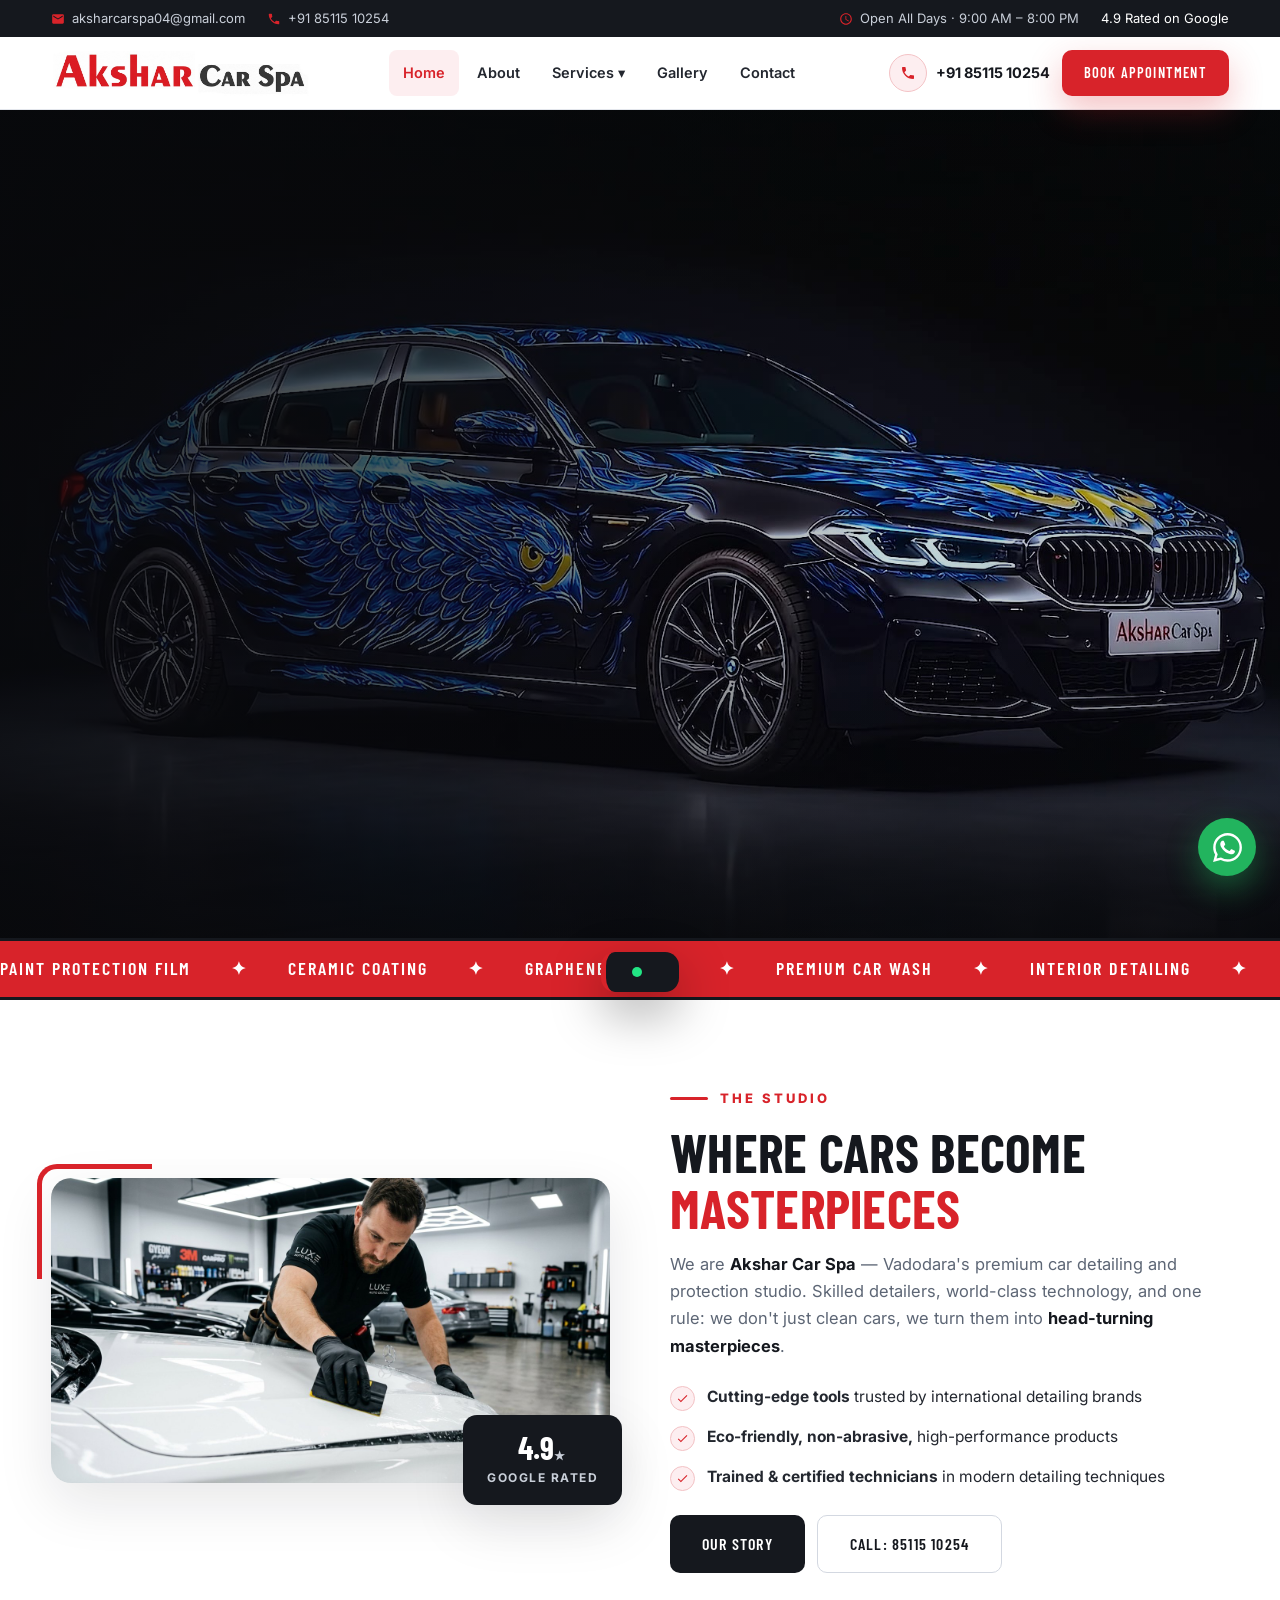
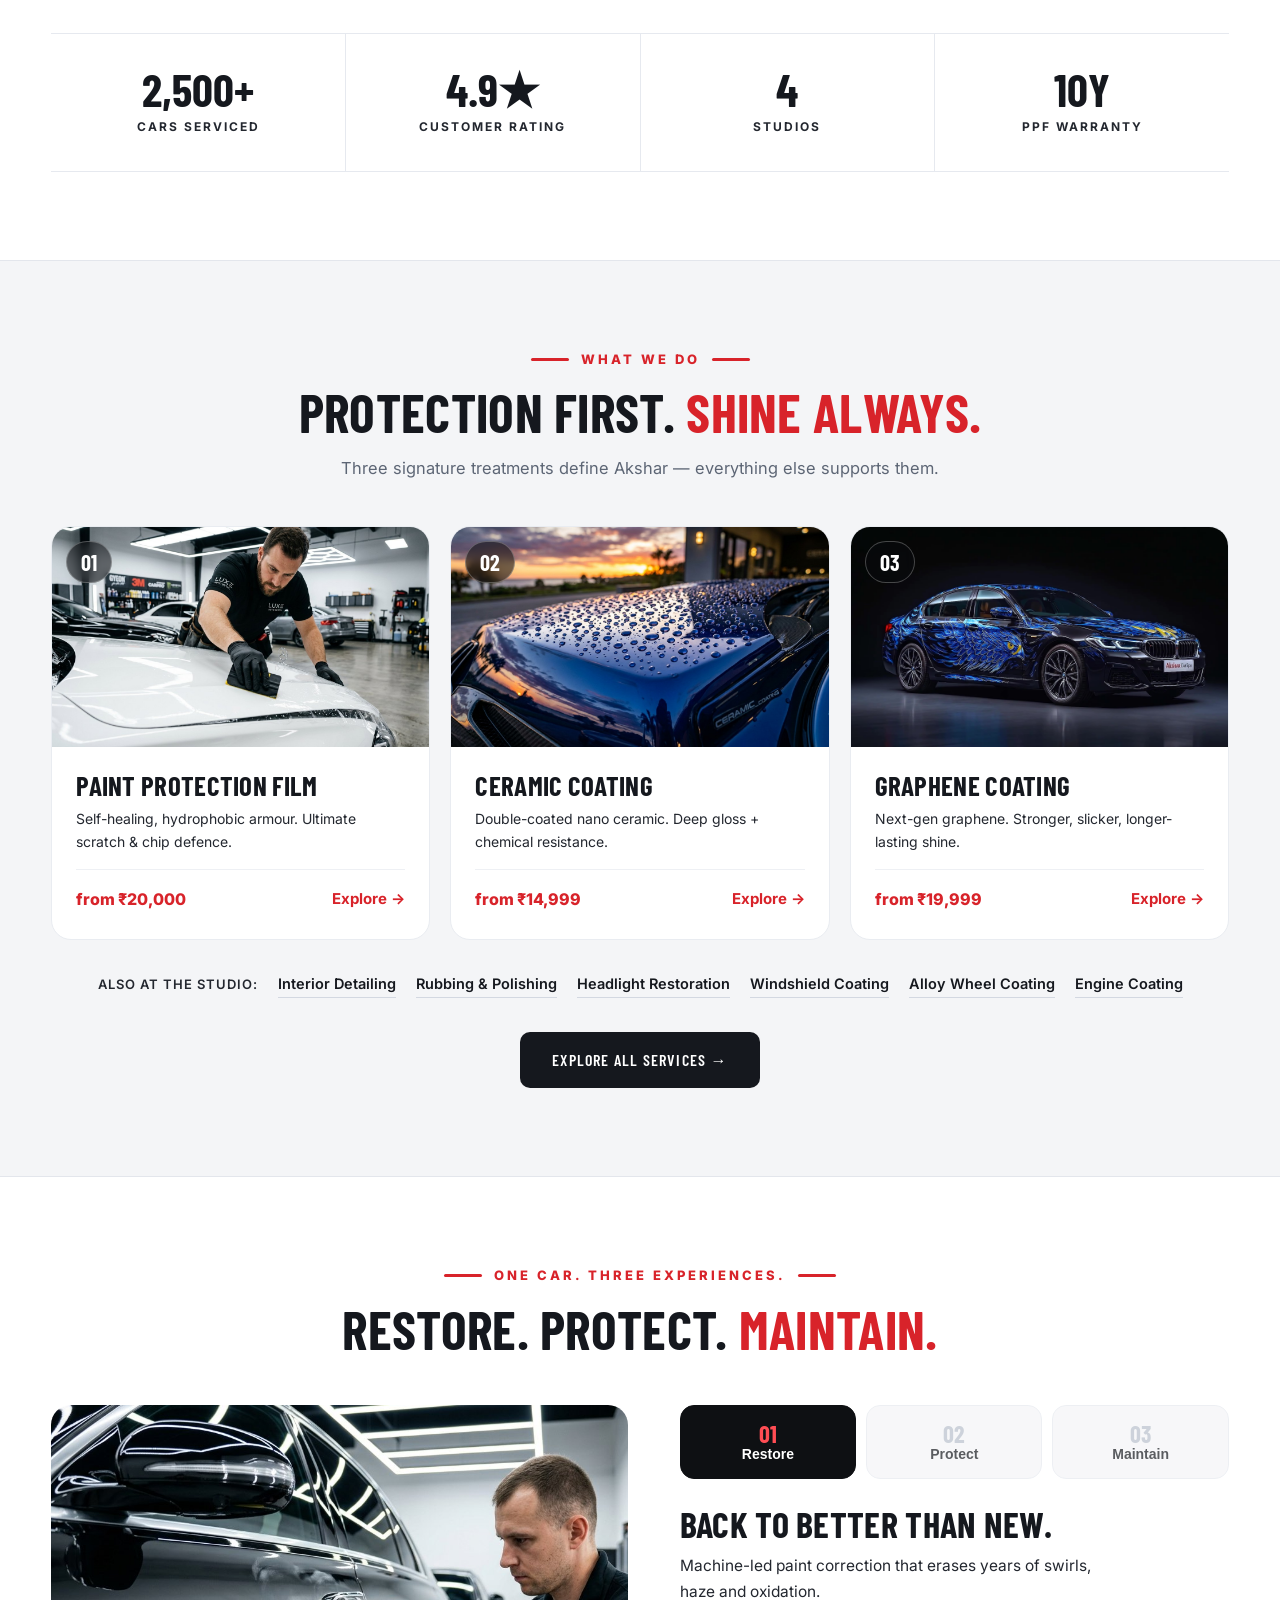
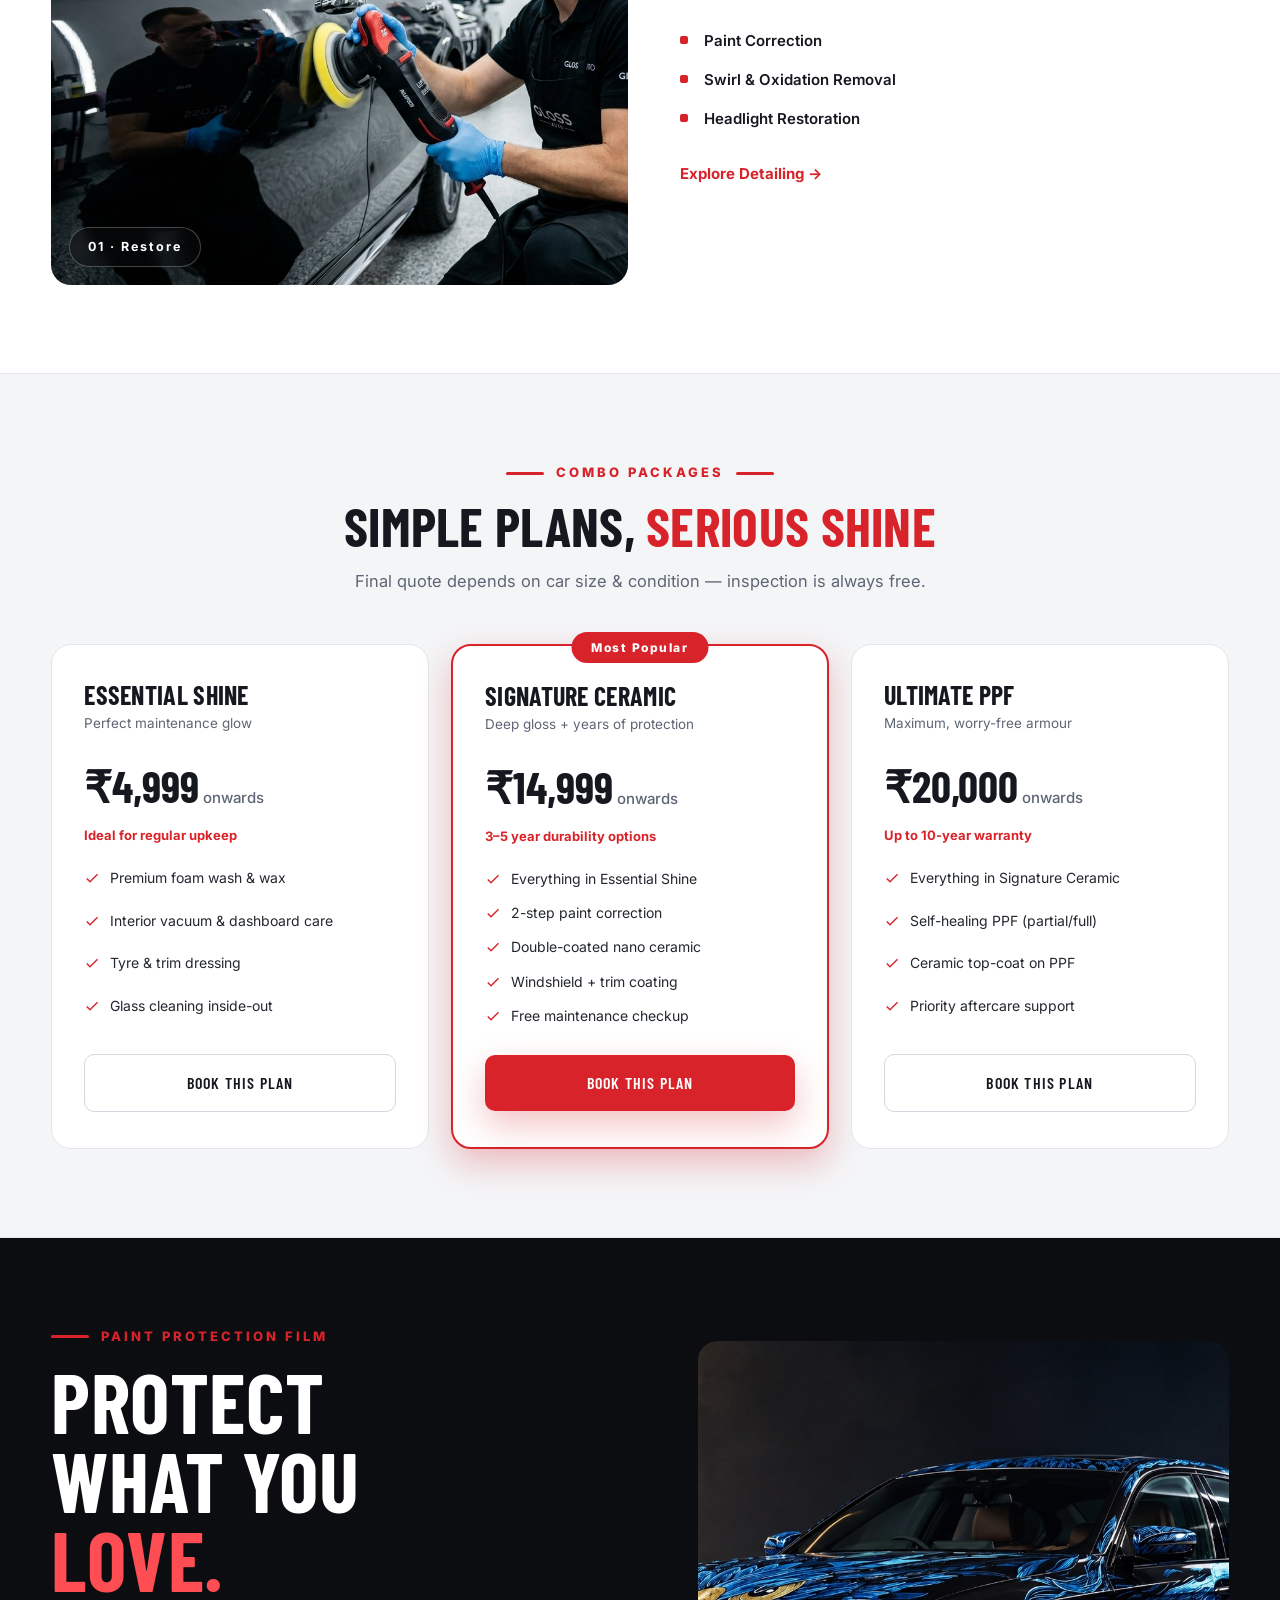
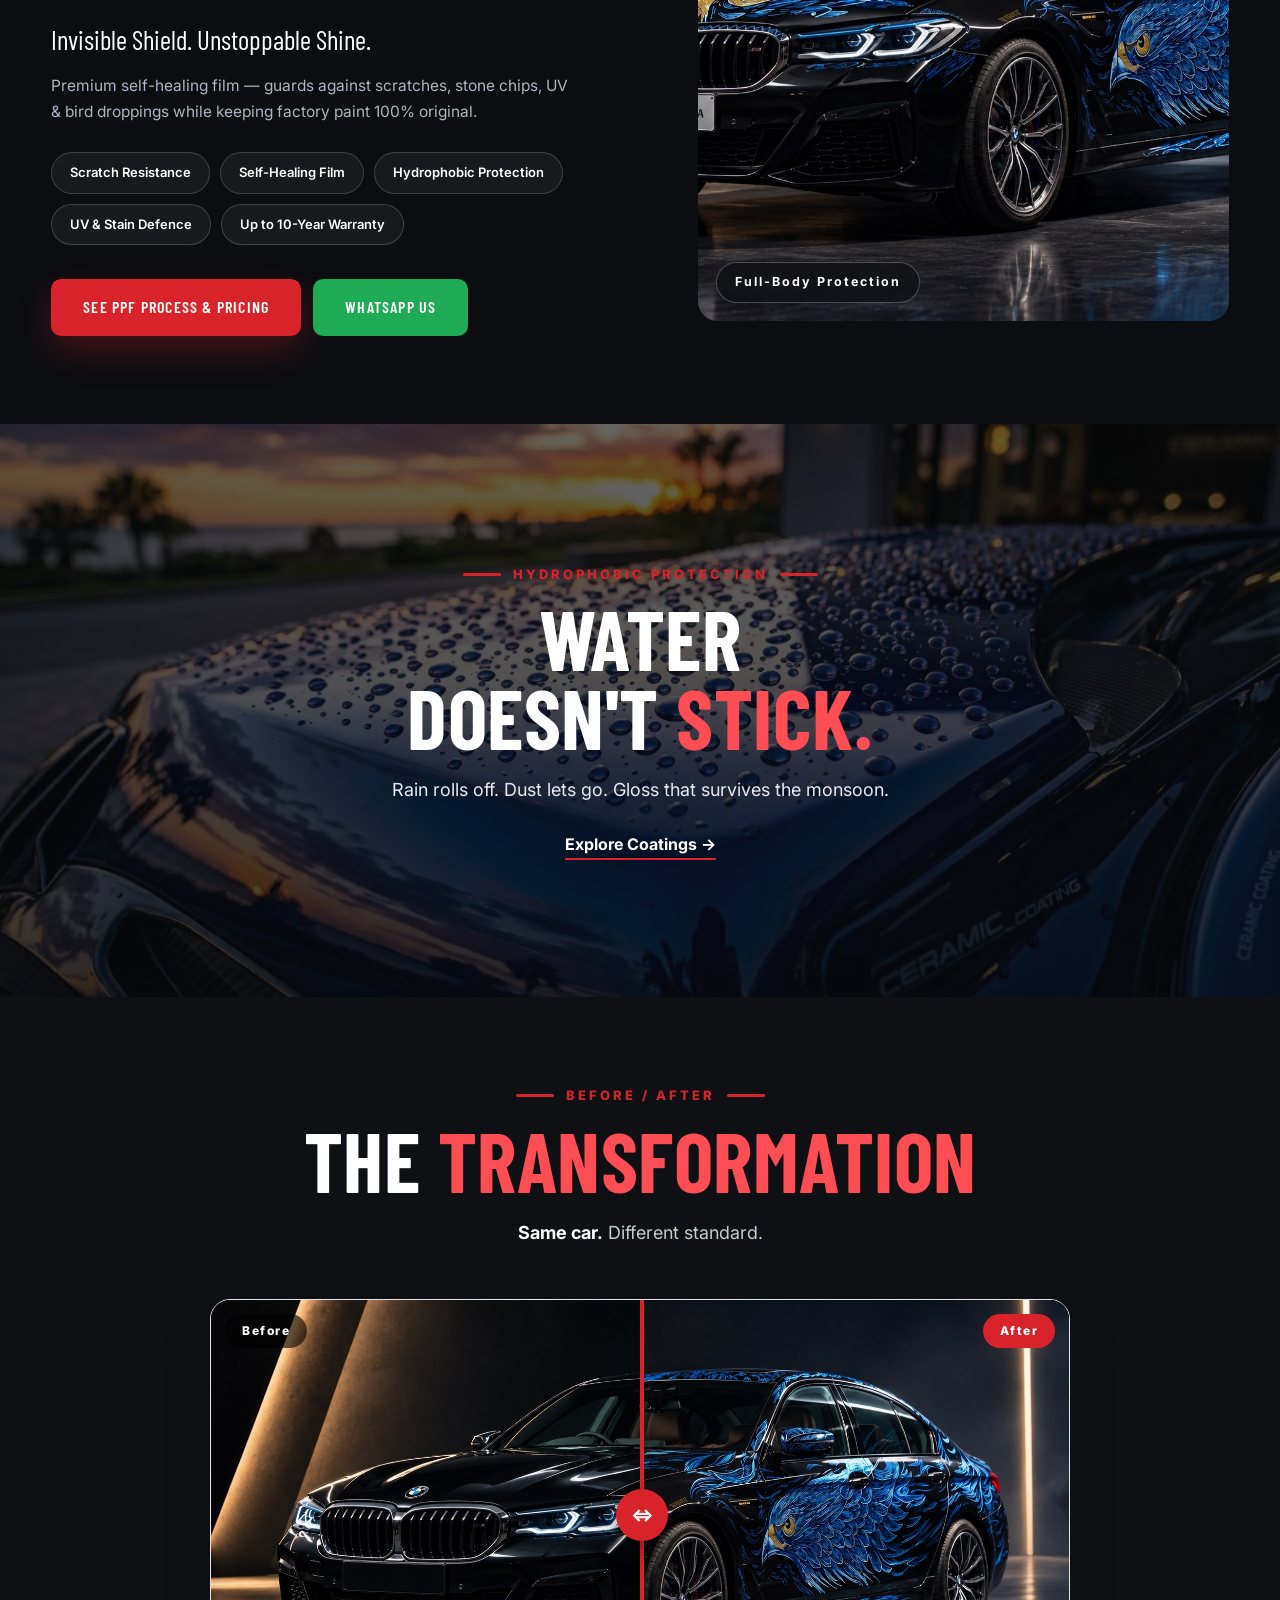
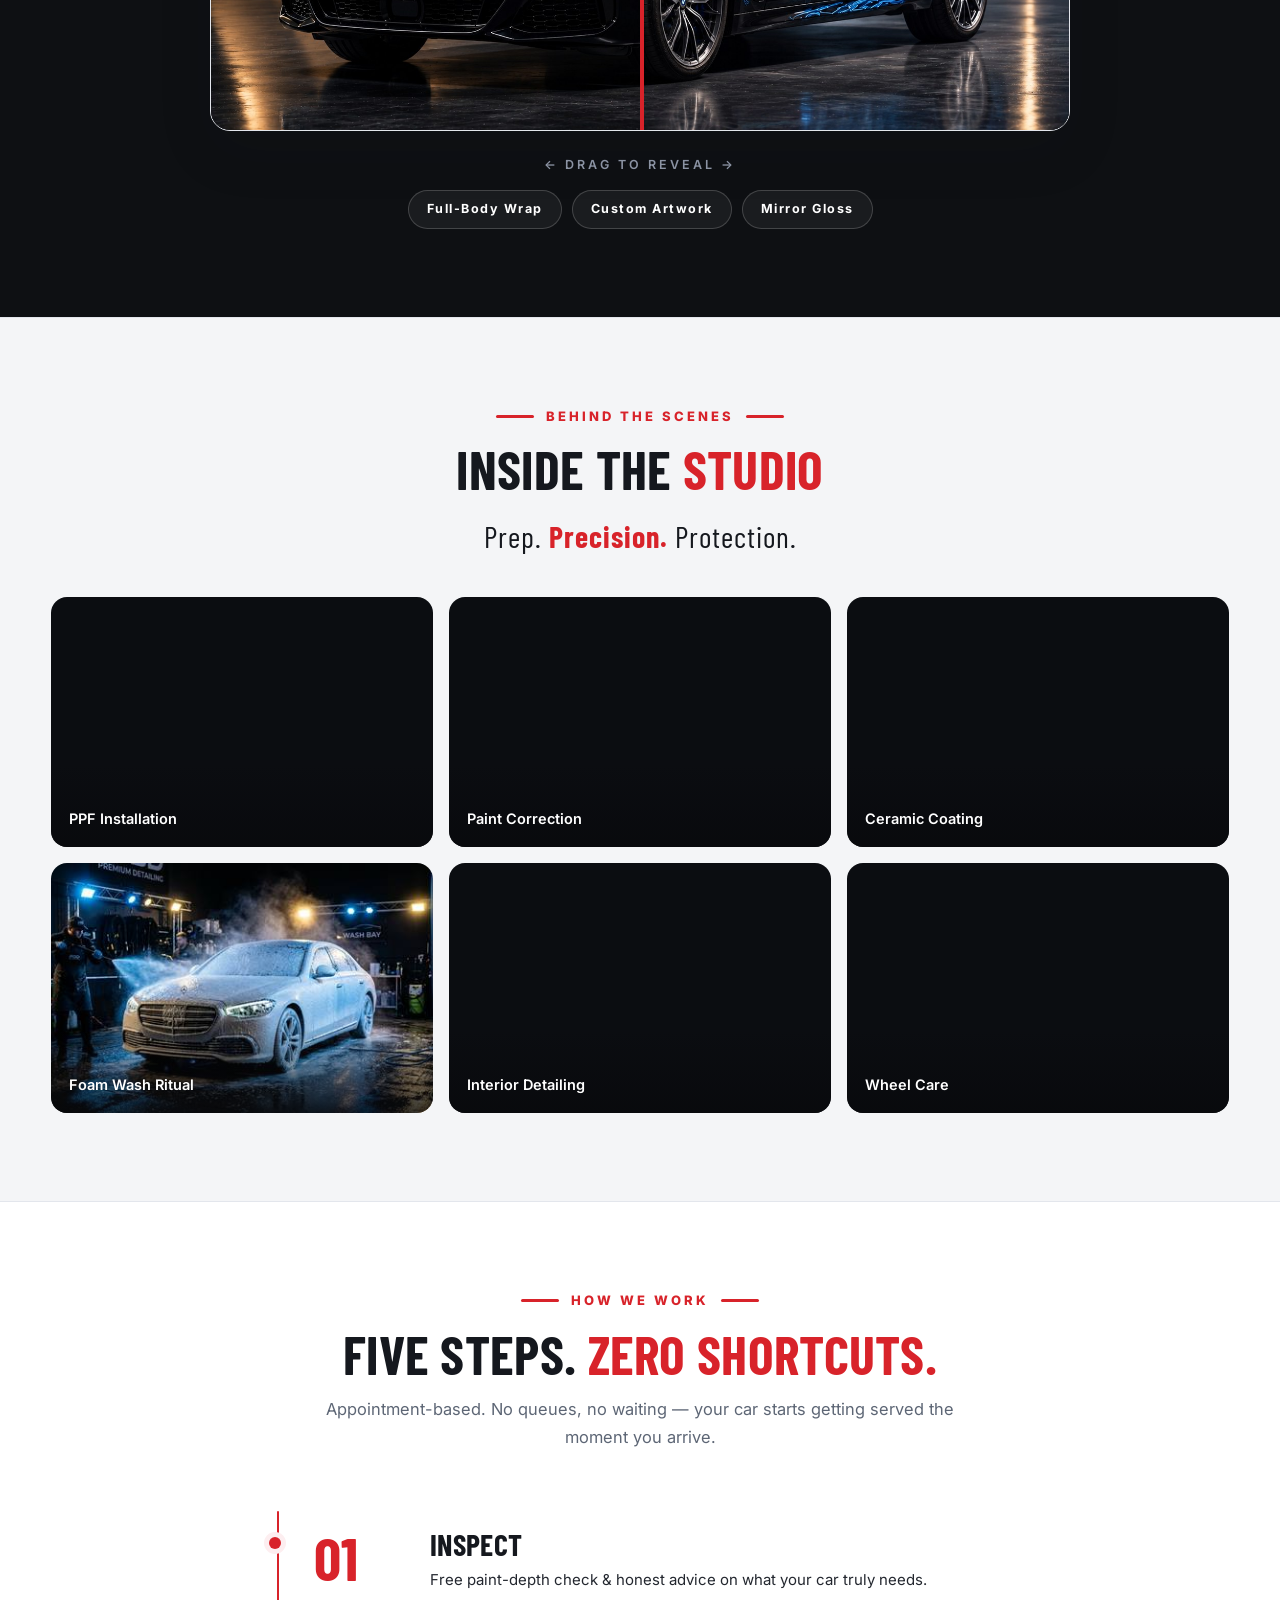
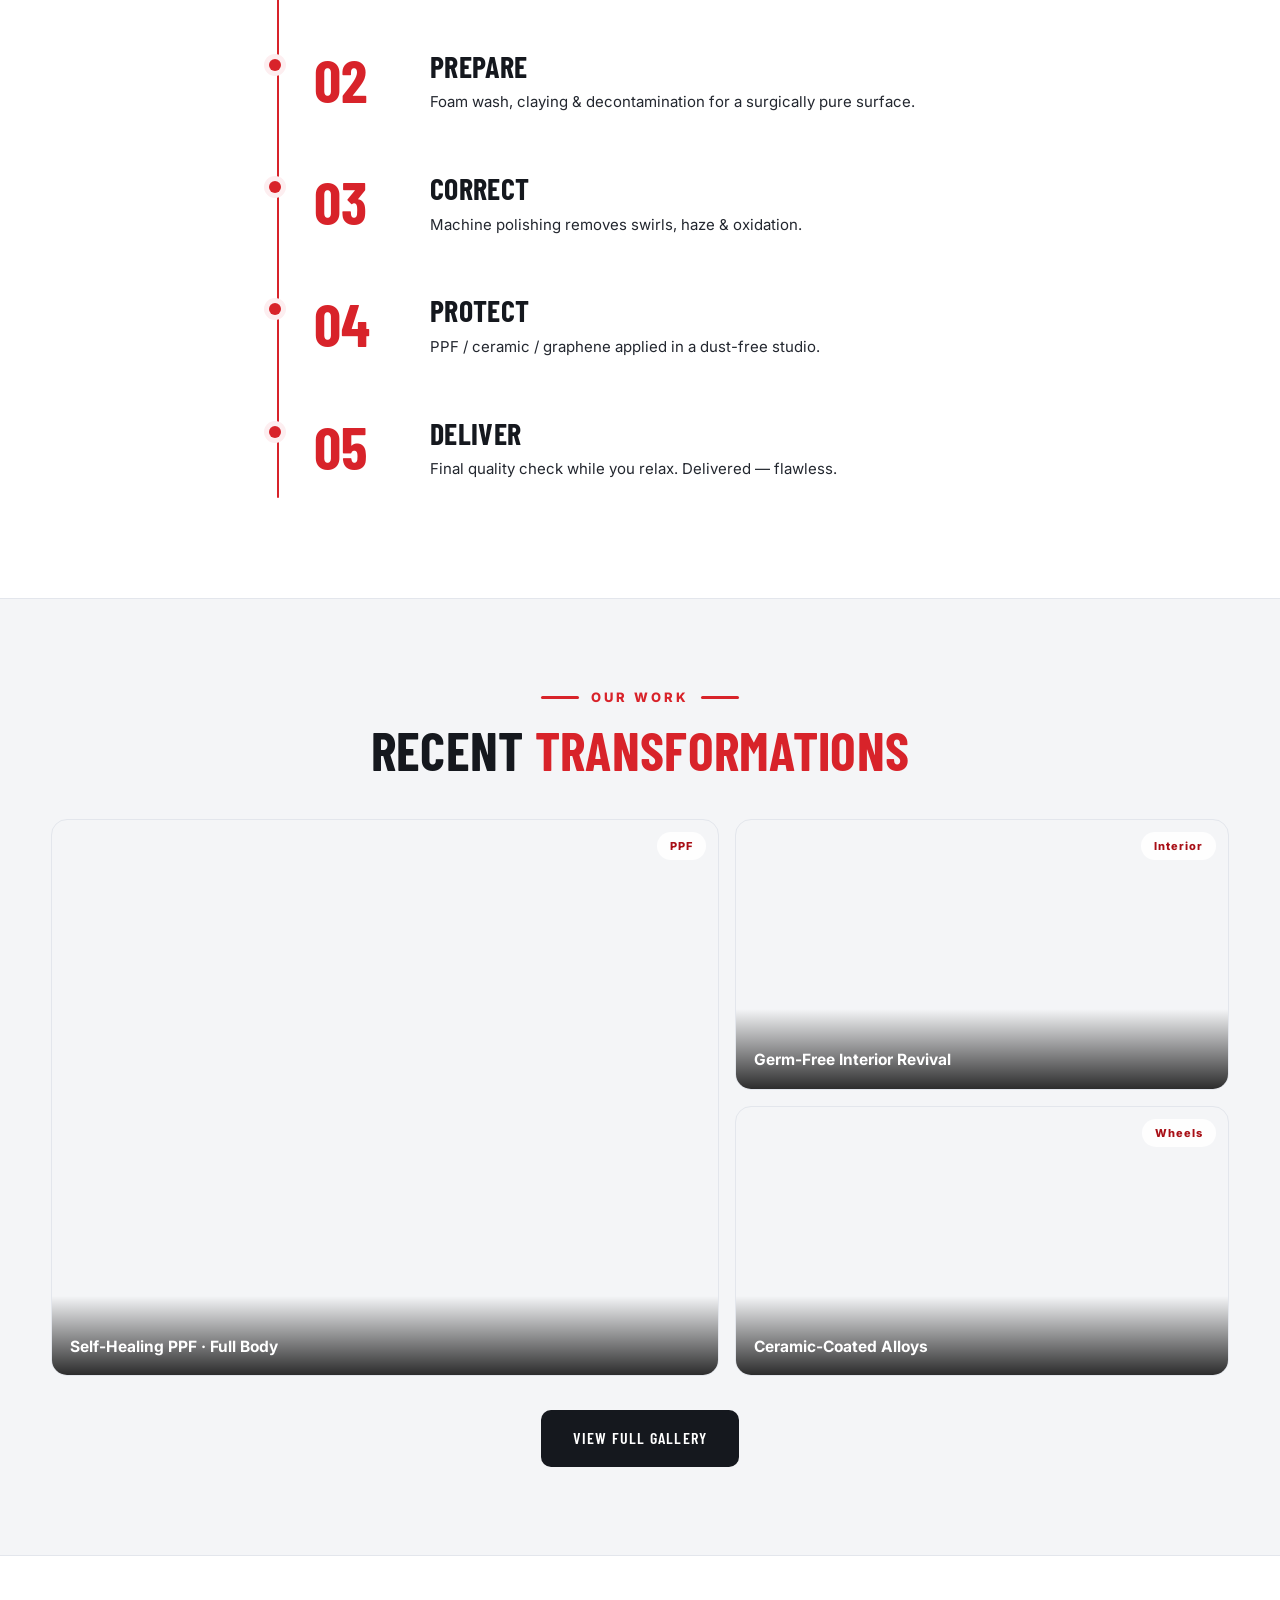
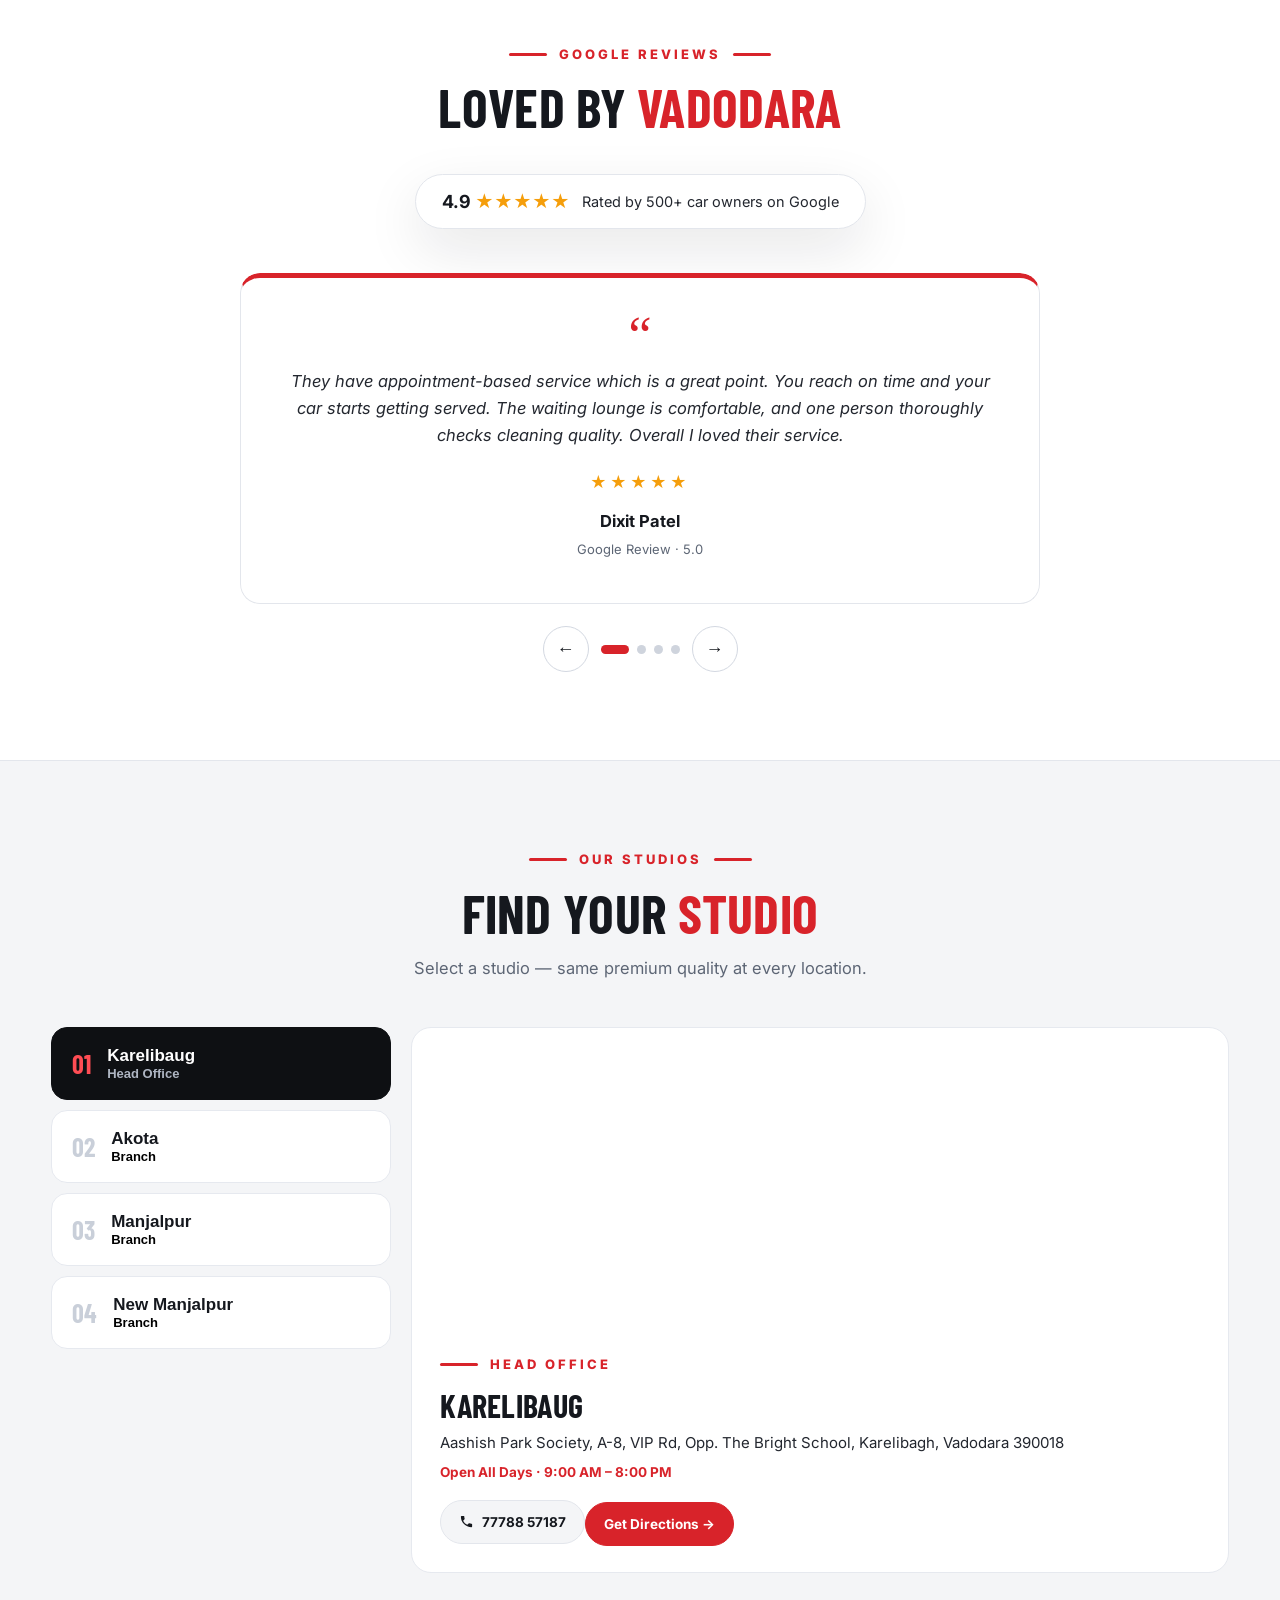
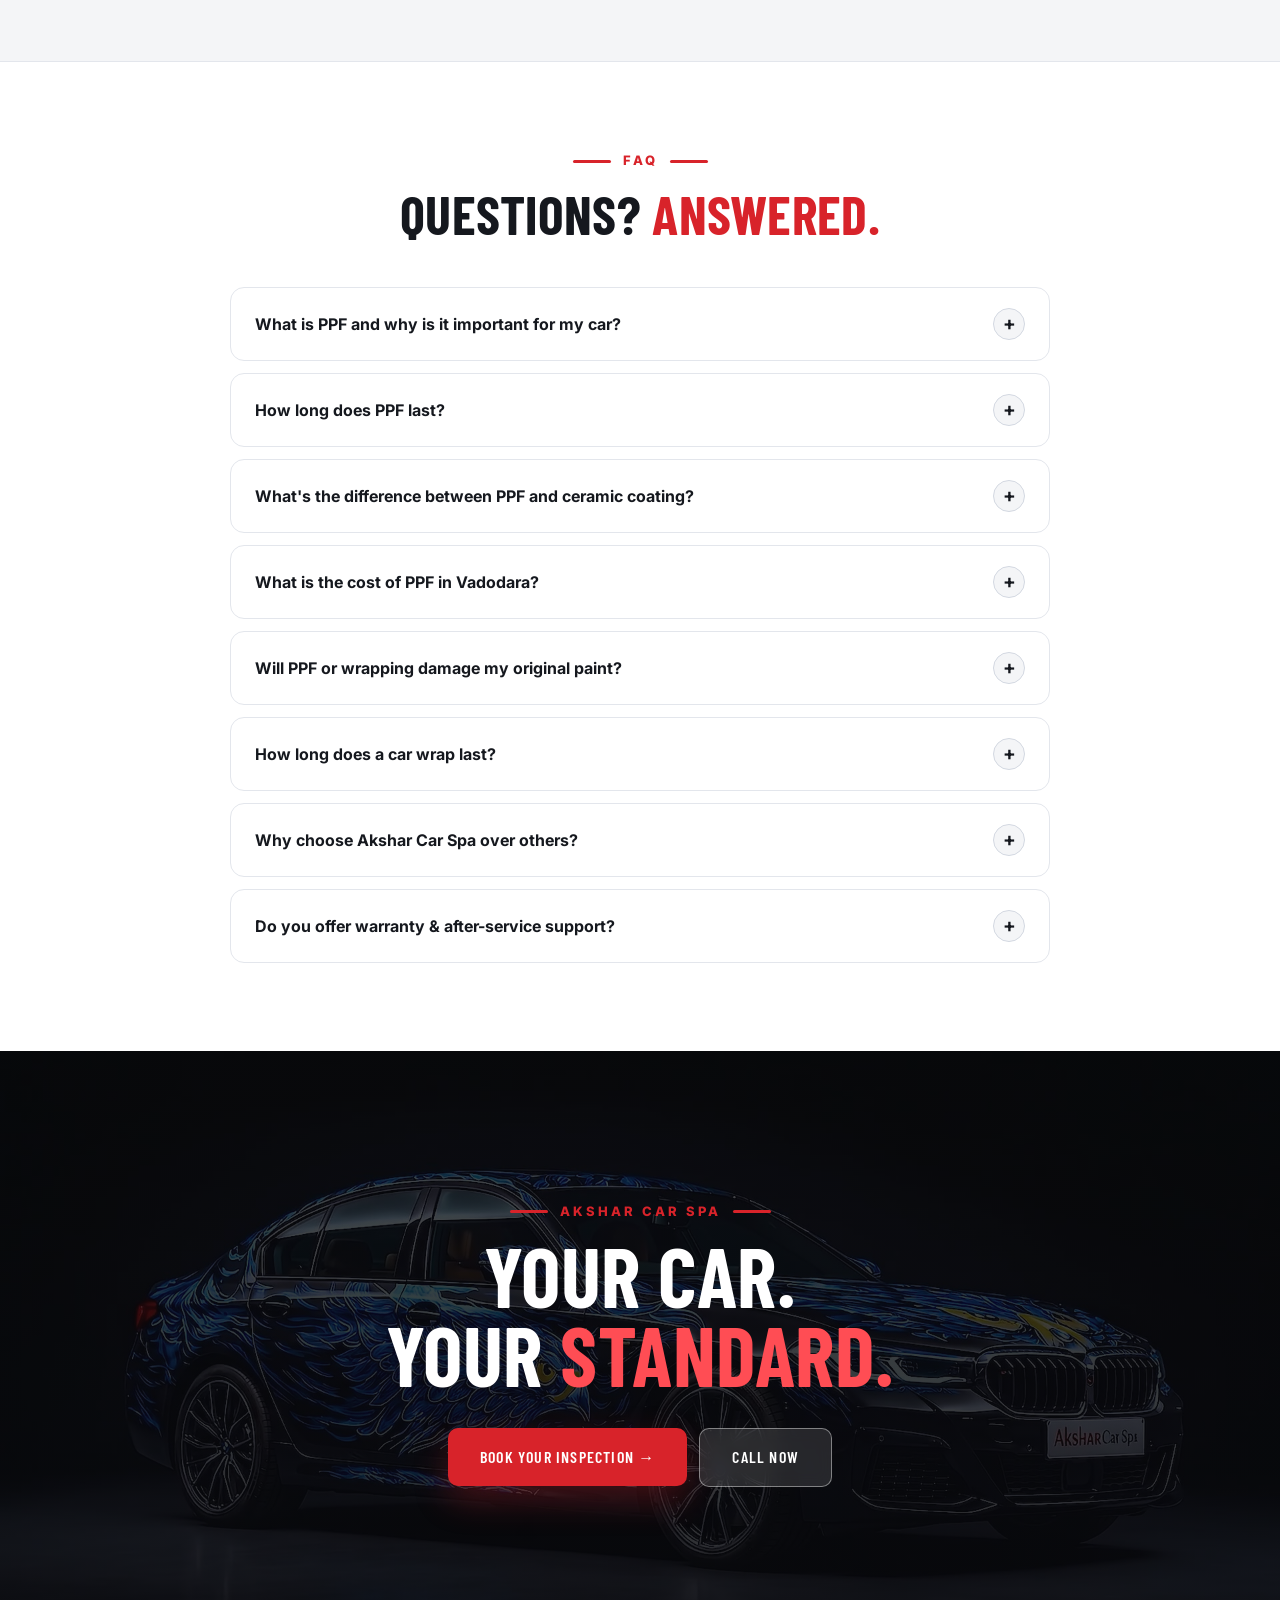
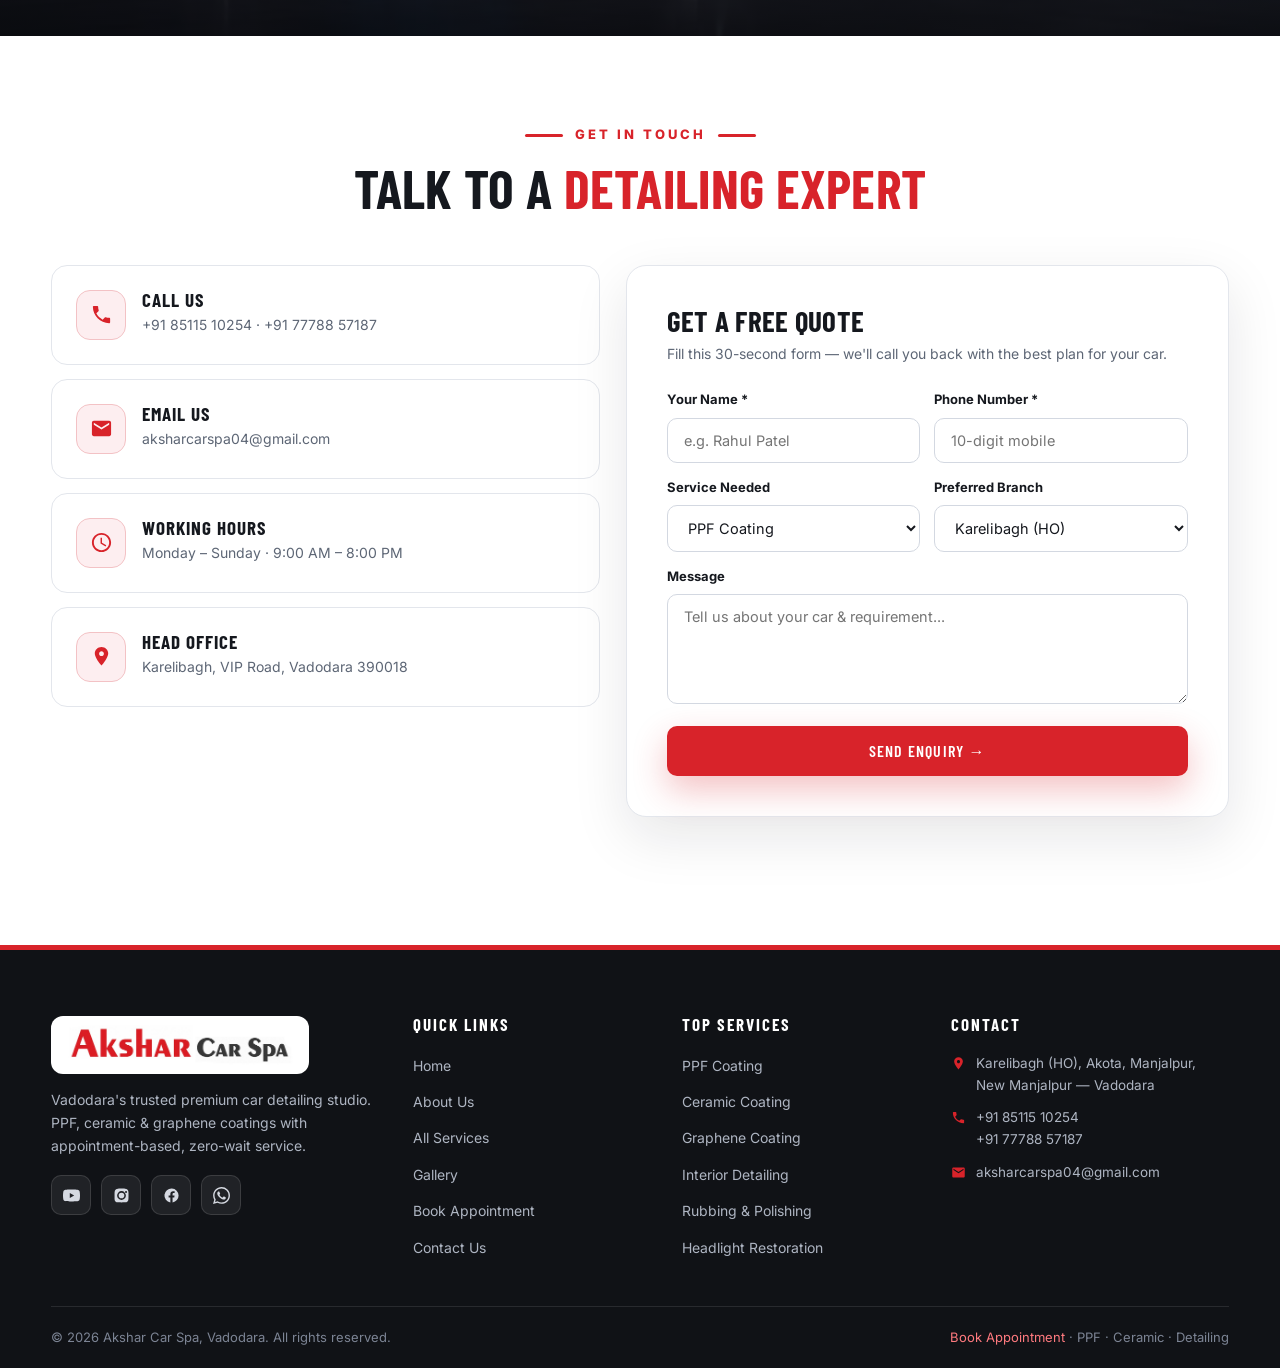
<file: index.html>
<!DOCTYPE html>
<html lang="en">
<head>
<meta charset="UTF-8">
<meta name="viewport" content="width=device-width, initial-scale=1.0, viewport-fit=cover">
<title>Akshar Car Spa Vadodara — PPF, Ceramic Coating & Car Detailing</title>
<meta name="description" content="Vadodara's top-rated car detailing studio. PPF, ceramic & graphene coating, interior detailing at Karelibagh, Akota & Manjalpur. 4.9★ rated. Book free inspection.">
<meta name="theme-color" content="#d8232a">
<meta name="mobile-web-app-capable" content="yes">
<meta name="apple-mobile-web-app-capable" content="yes">
<meta name="format-detection" content="telephone=yes">
<link rel="manifest" href="manifest.json">
<link rel="preconnect" href="https://fonts.googleapis.com">
<link rel="preconnect" href="https://fonts.gstatic.com" crossorigin>
<link href="https://fonts.googleapis.com/css2?family=Barlow+Condensed:wght@500;600;700&family=Inter:wght@400;500;600;700;800&display=swap" rel="stylesheet">
<link rel="stylesheet" href="css/style.css?v=3">
<link rel="stylesheet" href="css/mobile.css?v=3">
<link rel="icon" href="data:image/svg+xml,<svg xmlns='http://www.w3.org/2000/svg' viewBox='0 0 24 24'><rect width='24' height='24' rx='6' fill='%23d8232a'/><path d='M12 4l4.5 4.5a6 6 0 11-9 0z' fill='white'/></svg>">
<script type="application/ld+json">
{"@context":"https://schema.org","@type":"AutoBodyShop","name":"Akshar Car Spa","description":"Premium car detailing, PPF and ceramic coating studio in Vadodara.","telephone":"+91-8511510254","email":"aksharcarspa04@gmail.com","address":{"@type":"PostalAddress","streetAddress":"Aashish Park Society A-8, VIP Road, Karelibagh","addressLocality":"Vadodara","postalCode":"390018","addressCountry":"IN"},"openingHours":"Mo-Su 09:00-20:00","priceRange":"₹₹₹","aggregateRating":{"@type":"AggregateRating","ratingValue":"4.9","reviewCount":"500"}}
</script>
</head>
<body>
<div id="loader" aria-hidden="true"><div class="ld-inner">
    <div class="ld-logo"><img src="images/logo.jpg" alt=""></div>
    <div class="ld-name">AKSHAR <span>CAR SPA</span></div>
    <div class="ld-bar"><span></span></div>
    <div class="ld-tag">Experience The Shine</div>
  </div></div>
<div class="scroll-progress" id="scrollProgress"></div>

<!-- ===== TOPBAR ===== -->
<div class="topbar"><div class="container">
  <div class="tb-group">
    <a class="tb-item" href="mailto:aksharcarspa04@gmail.com"><svg viewBox="0 0 24 24"><path d="M20 4H4c-1.1 0-1.99.9-1.99 2L2 18c0 1.1.9 2 2 2h16c1.1 0 2-.9 2-2V6c0-1.1-.9-2-2-2zm0 4l-8 5-8-5V6l8 5 8-5v2z"/></svg> aksharcarspa04@gmail.com</a>
    <a class="tb-item tb-hide" href="tel:+918511510254"><svg viewBox="0 0 24 24"><path d="M6.62 10.79c1.44 2.83 3.76 5.14 6.59 6.59l2.2-2.2c.27-.27.67-.36 1.02-.24 1.12.37 2.33.57 3.57.57.55 0 1 .45 1 1V20c0 .55-.45 1-1 1-9.39 0-17-7.61-17-17 0-.55.45-1 1-1h3.5c.55 0 1 .45 1 1 0 1.25.2 2.45.57 3.57.11.35.03.74-.25 1.02l-2.2 2.2z"/></svg> +91 85115 10254</a>
  </div>
  <div class="tb-group">
    <span class="tb-item tb-hide"><svg viewBox="0 0 24 24"><path d="M11.99 2C6.47 2 2 6.48 2 12s4.47 10 9.99 10C17.52 22 22 17.52 22 12S17.52 2 11.99 2zM12 20c-4.42 0-8-3.58-8-8s3.58-8 8-8 8 3.58 8 8-3.58 8-8 8zm.5-13H11v6l5.25 3.15.75-1.23-4.5-2.67z"/></svg> Open All Days · 9:00 AM – 8:00 PM</span>
    <span class="tb-item" style="color:#fff">4.9 Rated on Google</span>
  </div>
</div></div>

<!-- ===== NAVBAR ===== -->
<header class="navbar"><div class="container nav-inner">
  <a href="index.html" class="logo logo-img"><img src="images/logo.jpg" alt="Akshar Car Spa, Vadodara" fetchpriority="high"></a>
  <ul class="nav-links">
    <li><a href="index.html" class="active">Home</a></li>
    <li><a href="about.html">About</a></li>
    <li class="has-drop"><a href="services.html">Services ▾</a>
      <div class="dropdown-menu">
        <a href="ppf.html">Paint Protection Film (PPF)</a>
        <a href="coatings.html">Ceramic &amp; Graphene Coating</a>
        <a href="services.html">Premium Car Wash</a>
        <a href="services.html">Interior Detailing</a>
        <a href="services.html" style="color:var(--red);font-weight:700">View All Services →</a>
      </div>
    </li>
    <li><a href="gallery.html">Gallery</a></li>
    <li><a href="contact.html">Contact</a></li>
  </ul>
  <div class="nav-cta">
    <a class="nav-phone" href="tel:+918511510254"><span class="ph-ic"><svg viewBox="0 0 24 24"><path d="M6.62 10.79c1.44 2.83 3.76 5.14 6.59 6.59l2.2-2.2c.27-.27.67-.36 1.02-.24 1.12.37 2.33.57 3.57.57.55 0 1 .45 1 1V20c0 .55-.45 1-1 1-9.39 0-17-7.61-17-17 0-.55.45-1 1-1h3.5c.55 0 1 .45 1 1 0 1.25.2 2.45.57 3.57.11.35.03.74-.25 1.02l-2.2 2.2z"/></svg></span><span>+91 85115 10254</span></a>
    <a href="#" class="btn btn-red btn-sm" data-book>Book Appointment</a>
    <button class="hamburger" aria-label="Menu"><span></span><span></span><span></span></button>
  </div>
</div></header>
<nav class="mobile-menu">
  <button class="mm-close">✕</button>
  <a href="index.html" class="active">Home</a>
  <a href="about.html">About Us</a>
  <a href="services.html">All Services</a>
  <a href="ppf.html">PPF Coating</a>
  <a href="coatings.html">Ceramic &amp; Graphene</a>
  <a href="gallery.html">Gallery</a>
  <a href="contact.html">Contact</a>
  <a href="booking.html">Book Appointment</a>
  <a href="#" class="btn btn-red mm-book" data-book>Book Now</a>
</nav>

<!-- ===== CINEMATIC HERO ===== -->
<section class="hero-cine">
  <video class="hero-video" autoplay muted playsinline preload="metadata" poster="images/hero-poster.jpg?v=3" aria-hidden="true" tabindex="-1">
    <source src="videos/hero-mobile.mp4" type="video/mp4" media="(max-width: 640px)">
    <source src="videos/hero-720.mp4?v=3" type="video/mp4" media="(max-width: 820px)">
    <source src="videos/hero-1080.mp4?v=3" type="video/mp4">
  </video>
  <div class="hero-shade"></div>
  <div class="container hero-cine-inner">
    <div class="hc-badge hc-anim"><span class="stars">★★★★★</span> 4.9 · 500+ Google Reviews</div>
    <span class="hc-kicker">Akshar Car Spa — Vadodara</span>
    <h1 class="hc-title"><span class="hc-line"><span>The Art of</span></span><span class="hc-line"><span>Automotive</span></span><span class="hc-line"><span class="hc-shine">Perfection.</span></span><span class="hc-kw"> PPF, Ceramic Coating &amp; Car Detailing in Vadodara</span></h1>
    <div class="hc-label hc-anim"><span>PPF</span><i>•</i><span>Ceramic</span><i>•</i><span>Graphene</span><i>•</i><span>Detailing</span></div>
    <div class="hero-btns hc-anim">
      <a href="#" class="btn btn-red" data-book>Book Your Inspection →</a>
      <a href="tel:+918511510254" class="btn btn-glass">Call: 85115 10254</a>
    </div>
  </div>
</section>

<!-- ===== MARQUEE ===== -->
<div class="marquee"><div class="marquee-track">
  <span>PAINT PROTECTION FILM</span><span>✦</span><span>CERAMIC COATING</span><span>✦</span><span>GRAPHENE COATING</span><span>✦</span><span>PREMIUM CAR WASH</span><span>✦</span><span>INTERIOR DETAILING</span><span>✦</span><span>PAINT CORRECTION</span><span>✦</span>
  <span>PAINT PROTECTION FILM</span><span>✦</span><span>CERAMIC COATING</span><span>✦</span><span>GRAPHENE COATING</span><span>✦</span><span>PREMIUM CAR WASH</span><span>✦</span><span>INTERIOR DETAILING</span><span>✦</span><span>PAINT CORRECTION</span><span>✦</span>
</div></div>

<!-- ===== BRAND INTRO (white) ===== -->
<section id="main">
  <div class="container split">
    <div class="split-img reveal">
      <img src="images/ppf-install.jpg" srcset="images/small/ppf-install.jpg 480w, images/ppf-install.jpg 1024w" sizes="(max-width: 640px) 90vw, (max-width: 1024px) 45vw, 800px" alt="PPF installation at Akshar Car Spa" loading="lazy">
      <div class="img-badge"><strong>4.9<span>★</span></strong><span>Google Rated</span></div>
    </div>
    <div class="reveal reveal-d1">
      <div class="sec-eyebrow">The Studio</div>
      <h2 class="sec-title">Where Cars Become <span class="red">Masterpieces</span></h2>
      <p class="sec-sub">We are <b style="color:var(--ink)">Akshar Car Spa</b> — Vadodara's premium car detailing and protection studio. Skilled detailers, world-class technology, and one rule: we don't just clean cars, we turn them into <b style="color:var(--ink)">head-turning masterpieces</b>.</p>
      <ul class="check-list">
        <li><span class="check-ic"><svg viewBox="0 0 24 24"><path d="M9 16.17L4.83 12l-1.42 1.41L9 19 21 7l-1.41-1.41z"/></svg></span><span><b>Cutting-edge tools</b> trusted by international detailing brands</span></li>
        <li><span class="check-ic"><svg viewBox="0 0 24 24"><path d="M9 16.17L4.83 12l-1.42 1.41L9 19 21 7l-1.41-1.41z"/></svg></span><span><b>Eco-friendly, non-abrasive,</b> high-performance products</span></li>
        <li><span class="check-ic"><svg viewBox="0 0 24 24"><path d="M9 16.17L4.83 12l-1.42 1.41L9 19 21 7l-1.41-1.41z"/></svg></span><span><b>Trained &amp; certified technicians</b> in modern detailing techniques</span></li>
      </ul>
      <div class="hero-btns" style="margin:0">
        <a href="about.html" class="btn btn-dark">Our Story</a>
        <a href="tel:+918511510254" class="btn btn-ghost">Call: 85115 10254</a>
      </div>
    </div>
  </div>
  <div class="container"><div class="stats-band reveal">
    <div><strong><span data-count="2500" data-suffix="+">0</span></strong><span>Cars Serviced</span></div>
    <div><strong><span data-count="4.9">0</span>★</strong><span>Customer Rating</span></div>
    <div><strong><span data-count="4">0</span></strong><span>Studios</span></div>
    <div><strong><span data-count="10" data-suffix="Y">0</span></strong><span>PPF Warranty</span></div>
  </div></div>
</section>

<!-- ===== SERVICES HIERARCHY (light gray) ===== -->
<section class="gray-sec">
  <div class="container">
    <div class="center reveal">
      <div class="sec-eyebrow">What We Do</div>
      <h2 class="sec-title">Protection First. <span class="red">Shine Always.</span></h2>
      <p class="sec-sub">Three signature treatments define Akshar — everything else supports them.</p>
    </div>
    <div class="feat-grid">
      <a href="ppf.html" class="feat-card reveal">
        <div class="feat-img"><span class="feat-num">01</span><img src="images/ppf-install.jpg" srcset="images/small/ppf-install.jpg 480w, images/ppf-install.jpg 1024w" sizes="(max-width: 640px) 90vw, (max-width: 1024px) 45vw, 600px" alt="Paint protection film installation" loading="lazy"></div>
        <div class="feat-body"><h3>Paint Protection Film</h3><p>Self-healing, hydrophobic armour. Ultimate scratch &amp; chip defence.</p><div class="feat-meta"><span class="price">from ₹20,000</span><span class="link-arrow">Explore →</span></div></div>
      </a>
      <a href="coatings.html" class="feat-card reveal reveal-d1">
        <div class="feat-img"><span class="feat-num">02</span><img src="images/ceramic-coating.jpg" srcset="images/small/ceramic-coating.jpg 480w, images/ceramic-coating.jpg 1024w" sizes="(max-width: 640px) 90vw, (max-width: 1024px) 45vw, 600px" alt="Ceramic coating water beading" loading="lazy"></div>
        <div class="feat-body"><h3>Ceramic Coating</h3><p>Double-coated nano ceramic. Deep gloss + chemical resistance.</p><div class="feat-meta"><span class="price">from ₹14,999</span><span class="link-arrow">Explore →</span></div></div>
      </a>
      <a href="coatings.html" class="feat-card reveal reveal-d2">
        <div class="feat-img"><span class="feat-num">03</span><img src="images/hero-poster.jpg" srcset="images/small/hero-poster.jpg 480w, images/hero-poster.jpg 1024w" sizes="(max-width: 640px) 90vw, (max-width: 1024px) 45vw, 600px" alt="Glossy protected show car" loading="lazy"></div>
        <div class="feat-body"><h3>Graphene Coating</h3><p>Next-gen graphene. Stronger, slicker, longer-lasting shine.</p><div class="feat-meta"><span class="price">from ₹19,999</span><span class="link-arrow">Explore →</span></div></div>
      </a>
    </div>
    <div class="reveal"><div class="also-row"><span class="also-label">Also at the studio:</span>
      <a href="services.html">Interior Detailing</a><a href="services.html">Rubbing &amp; Polishing</a><a href="services.html">Headlight Restoration</a><a href="services.html">Windshield Coating</a><a href="services.html">Alloy Wheel Coating</a><a href="services.html">Engine Coating</a>
    </div></div>
    <div class="center reveal"><a href="services.html" class="btn btn-dark">Explore All Services →</a></div>
  </div>
</section>

<!-- ===== RESTORE / PROTECT / MAINTAIN (white, interactive) ===== -->
<section>
  <div class="container">
    <div class="center reveal">
      <div class="sec-eyebrow">One Car. Three Experiences.</div>
      <h2 class="sec-title">Restore. Protect. <span class="red">Maintain.</span></h2>
    </div>
    <div class="rpm reveal">
      <div class="rpm-visual"><img id="rpmImg" src="images/paint-correction.jpg" srcset="images/small/paint-correction.jpg 480w, images/paint-correction.jpg 1024w" sizes="(max-width: 640px) 90vw, (max-width: 1024px) 50vw, 640px" alt="Paint correction in progress" loading="lazy"><span class="rpm-tag" id="rpmTag">01 · Restore</span></div>
      <div class="rpm-body">
        <div class="rpm-opts" role="tablist" aria-label="Experiences">
          <button class="rpm-opt active" data-rpm="0" role="tab" aria-selected="true"><span class="rpm-n">01</span><span class="rpm-t">Restore</span></button>
          <button class="rpm-opt" data-rpm="1" role="tab" aria-selected="false"><span class="rpm-n">02</span><span class="rpm-t">Protect</span></button>
          <button class="rpm-opt" data-rpm="2" role="tab" aria-selected="false"><span class="rpm-n">03</span><span class="rpm-t">Maintain</span></button>
        </div>
        <div class="rpm-pane" id="rpmPane">
          <h3 id="rpmTitle">Back to better than new.</h3>
          <p id="rpmDesc">Machine-led paint correction that erases years of swirls, haze and oxidation.</p>
          <ul id="rpmList"><li>Paint Correction</li><li>Swirl &amp; Oxidation Removal</li><li>Headlight Restoration</li></ul>
          <a id="rpmLink" href="services.html" class="link-arrow">Explore Detailing →</a>
        </div>
      </div>
    </div>
  </div>
</section>

<!-- ===== PRICING (light gray) ===== -->
<section class="gray-sec">
  <div class="container">
    <div class="center reveal">
      <div class="sec-eyebrow">Combo Packages</div>
      <h2 class="sec-title">Simple Plans, <span class="red">Serious Shine</span></h2>
      <p class="sec-sub">Final quote depends on car size &amp; condition — inspection is always free.</p>
    </div>
    <div class="pricing">
      <div class="price-card reveal">
        <h3>Essential Shine</h3><p class="pk-sub">Perfect maintenance glow</p>
        <div class="price-val">₹4,999<small> onwards</small></div><p class="price-note">Ideal for regular upkeep</p>
        <ul>
          <li><svg viewBox="0 0 24 24"><path d="M9 16.17L4.83 12l-1.42 1.41L9 19 21 7l-1.41-1.41z"/></svg>Premium foam wash &amp; wax</li>
          <li><svg viewBox="0 0 24 24"><path d="M9 16.17L4.83 12l-1.42 1.41L9 19 21 7l-1.41-1.41z"/></svg>Interior vacuum &amp; dashboard care</li>
          <li><svg viewBox="0 0 24 24"><path d="M9 16.17L4.83 12l-1.42 1.41L9 19 21 7l-1.41-1.41z"/></svg>Tyre &amp; trim dressing</li>
          <li><svg viewBox="0 0 24 24"><path d="M9 16.17L4.83 12l-1.42 1.41L9 19 21 7l-1.41-1.41z"/></svg>Glass cleaning inside-out</li>
        </ul>
        <a href="#" class="btn btn-ghost" data-book>Book This Plan</a>
      </div>
      <div class="price-card featured reveal reveal-d1">
        <span class="pop-tag">Most Popular</span>
        <h3>Signature Ceramic</h3><p class="pk-sub">Deep gloss + years of protection</p>
        <div class="price-val">₹14,999<small> onwards</small></div><p class="price-note">3–5 year durability options</p>
        <ul>
          <li><svg viewBox="0 0 24 24"><path d="M9 16.17L4.83 12l-1.42 1.41L9 19 21 7l-1.41-1.41z"/></svg>Everything in Essential Shine</li>
          <li><svg viewBox="0 0 24 24"><path d="M9 16.17L4.83 12l-1.42 1.41L9 19 21 7l-1.41-1.41z"/></svg>2-step paint correction</li>
          <li><svg viewBox="0 0 24 24"><path d="M9 16.17L4.83 12l-1.42 1.41L9 19 21 7l-1.41-1.41z"/></svg>Double-coated nano ceramic</li>
          <li><svg viewBox="0 0 24 24"><path d="M9 16.17L4.83 12l-1.42 1.41L9 19 21 7l-1.41-1.41z"/></svg>Windshield + trim coating</li>
          <li><svg viewBox="0 0 24 24"><path d="M9 16.17L4.83 12l-1.42 1.41L9 19 21 7l-1.41-1.41z"/></svg>Free maintenance checkup</li>
        </ul>
        <a href="#" class="btn btn-red" data-book>Book This Plan</a>
      </div>
      <div class="price-card reveal reveal-d2">
        <h3>Ultimate PPF</h3><p class="pk-sub">Maximum, worry-free armour</p>
        <div class="price-val">₹20,000<small> onwards</small></div><p class="price-note">Up to 10-year warranty</p>
        <ul>
          <li><svg viewBox="0 0 24 24"><path d="M9 16.17L4.83 12l-1.42 1.41L9 19 21 7l-1.41-1.41z"/></svg>Everything in Signature Ceramic</li>
          <li><svg viewBox="0 0 24 24"><path d="M9 16.17L4.83 12l-1.42 1.41L9 19 21 7l-1.41-1.41z"/></svg>Self-healing PPF (partial/full)</li>
          <li><svg viewBox="0 0 24 24"><path d="M9 16.17L4.83 12l-1.42 1.41L9 19 21 7l-1.41-1.41z"/></svg>Ceramic top-coat on PPF</li>
          <li><svg viewBox="0 0 24 24"><path d="M9 16.17L4.83 12l-1.42 1.41L9 19 21 7l-1.41-1.41z"/></svg>Priority aftercare support</li>
        </ul>
        <a href="#" class="btn btn-ghost" data-book>Book This Plan</a>
      </div>
    </div>
  </div>
</section>

<!-- ===== PPF SIGNATURE (black) ===== -->
<section class="black-sec ppf-sig">
  <div class="container ppf-sig-grid">
    <div class="reveal">
      <div class="sec-eyebrow">Paint Protection Film</div>
      <h2 class="display">Protect<br>What You<br><span class="red">Love.</span></h2>
      <p class="ppf-sig-sub">Invisible Shield. Unstoppable Shine.</p>
      <p class="ppf-sig-copy">Premium self-healing film — guards against scratches, stone chips, UV &amp; bird droppings while keeping factory paint 100% original.</p>
      <div class="ppf-feats">
        <span class="reveal">Scratch Resistance</span><span class="reveal reveal-d1">Self-Healing Film</span><span class="reveal reveal-d2">Hydrophobic Protection</span><span class="reveal">UV &amp; Stain Defence</span><span class="reveal reveal-d1">Up to 10-Year Warranty</span>
      </div>
      <div class="hero-btns" style="margin:0">
        <a href="ppf.html" class="btn btn-red">See PPF Process &amp; Pricing</a>
        <a href="https://wa.me/918511510254?text=Hi!%20I%20want%20PPF%20price%20for%20my%20car." target="_blank" class="btn btn-green">WhatsApp Us</a>
      </div>
    </div>
    <div class="ppf-sig-img reveal reveal-d1"><img src="images/ba-after.jpg" srcset="images/small/ba-after.jpg 480w, images/ba-after.jpg 1024w" sizes="(max-width: 640px) 90vw, (max-width: 1024px) 45vw, 640px" alt="Protected show car with custom finish" loading="lazy"><span class="ppf-sig-tag">Full-Body Protection</span></div>
  </div>
</section>

<!-- ===== HYDROPHOBIC (black, image-led) ===== -->
<section class="black-sec hydro">
  <img class="hydro-bg" src="images/ceramic-coating.jpg" srcset="images/small/ceramic-coating.jpg 480w, images/ceramic-coating.jpg 1024w" sizes="100vw" alt="Water beading on ceramic coated paint" loading="lazy">
  <div class="hydro-shade"></div>
  <div class="container center reveal">
    <div class="sec-eyebrow">Hydrophobic Protection</div>
    <h2 class="display">Water<br>Doesn't <span class="red">Stick.</span></h2>
    <p class="hydro-copy">Rain rolls off. Dust lets go. Gloss that survives the monsoon.</p>
    <a href="coatings.html" class="hydro-link">Explore Coatings →</a>
  </div>
</section>

<!-- ===== TRANSFORMATION (black) ===== -->
<section class="black-sec transform">
  <div class="container">
    <div class="center reveal">
      <div class="sec-eyebrow">Before / After</div>
      <h2 class="display">The <span class="red">Transformation</span></h2>
      <p class="tr-sub"><b>Same car.</b> Different standard.</p>
    </div>
    <div class="ba-wrap reveal"><div class="ba-box">
      <img src="images/ba-before.jpg" srcset="images/small/ba-before.jpg 480w, images/ba-before.jpg 1024w" sizes="(max-width: 640px) 90vw, 800px" alt="Before: plain black BMW" loading="lazy">
      <img class="ba-after" src="images/ba-after.jpg" srcset="images/small/ba-after.jpg 480w, images/ba-after.jpg 1024w" sizes="(max-width: 640px) 90vw, 800px" alt="After: blue eagle wrap by Akshar Car Spa" loading="lazy">
      <span class="ba-label before">Before</span><span class="ba-label after">After</span>
      <div class="ba-handle"><div class="ba-knob">⇔</div></div>
    </div></div>
    <div class="tr-hint reveal">← Drag to Reveal →</div>
    <div class="tr-tags reveal"><span>Full-Body Wrap</span><span>Custom Artwork</span><span>Mirror Gloss</span></div>
  </div>
</section>

<!-- ===== INSIDE THE STUDIO (light gray) ===== -->
<section class="gray-sec">
  <div class="container">
    <div class="center reveal">
      <div class="sec-eyebrow">Behind The Scenes</div>
      <h2 class="sec-title">Inside The <span class="red">Studio</span></h2>
      <p class="studio-words">Prep. <b>Precision.</b> Protection.</p>
    </div>
    <div class="studio-strip reveal">
      <figure><img src="images/ppf-install.jpg" srcset="images/small/ppf-install.jpg 480w, images/ppf-install.jpg 1024w" sizes="(max-width: 640px) 80vw, (max-width: 1024px) 40vw, 360px" alt="PPF installation" loading="lazy"><figcaption>PPF Installation</figcaption></figure>
      <figure><img src="images/paint-correction.jpg" srcset="images/small/paint-correction.jpg 480w, images/paint-correction.jpg 1024w" sizes="(max-width: 640px) 80vw, (max-width: 1024px) 40vw, 360px" alt="Paint correction" loading="lazy"><figcaption>Paint Correction</figcaption></figure>
      <figure><img src="images/ceramic-coating.jpg" srcset="images/small/ceramic-coating.jpg 480w, images/ceramic-coating.jpg 1024w" sizes="(max-width: 640px) 80vw, (max-width: 1024px) 40vw, 360px" alt="Ceramic coating" loading="lazy"><figcaption>Ceramic Coating</figcaption></figure>
      <figure><img src="images/foam-wash.jpg" srcset="images/small/foam-wash.jpg 480w, images/foam-wash.jpg 1024w" sizes="(max-width: 640px) 80vw, (max-width: 1024px) 40vw, 360px" alt="Foam wash ritual" loading="lazy"><figcaption>Foam Wash Ritual</figcaption></figure>
      <figure><img src="images/interior-detail.jpg" srcset="images/small/interior-detail.jpg 480w, images/interior-detail.jpg 1024w" sizes="(max-width: 640px) 80vw, (max-width: 1024px) 40vw, 360px" alt="Interior detailing" loading="lazy"><figcaption>Interior Detailing</figcaption></figure>
      <figure><img src="images/alloy-wheel.jpg" srcset="images/small/alloy-wheel.jpg 480w, images/alloy-wheel.jpg 1024w" sizes="(max-width: 640px) 80vw, (max-width: 1024px) 40vw, 360px" alt="Wheel care" loading="lazy"><figcaption>Wheel Care</figcaption></figure>
    </div>
  </div>
</section>

<!-- ===== PROCESS TIMELINE (white) ===== -->
<section>
  <div class="container">
    <div class="center reveal">
      <div class="sec-eyebrow">How We Work</div>
      <h2 class="sec-title">Five Steps. <span class="red">Zero Shortcuts.</span></h2>
      <p class="sec-sub">Appointment-based. No queues, no waiting — your car starts getting served the moment you arrive.</p>
    </div>
    <div class="timeline" id="processTimeline">
      <div class="tl-progress"><span id="tlBar"></span></div>
      <div class="tl-step reveal"><span class="tl-n">01</span><div><h4>Inspect</h4><p>Free paint-depth check &amp; honest advice on what your car truly needs.</p></div></div>
      <div class="tl-step reveal"><span class="tl-n">02</span><div><h4>Prepare</h4><p>Foam wash, claying &amp; decontamination for a surgically pure surface.</p></div></div>
      <div class="tl-step reveal"><span class="tl-n">03</span><div><h4>Correct</h4><p>Machine polishing removes swirls, haze &amp; oxidation.</p></div></div>
      <div class="tl-step reveal"><span class="tl-n">04</span><div><h4>Protect</h4><p>PPF / ceramic / graphene applied in a dust-free studio.</p></div></div>
      <div class="tl-step reveal"><span class="tl-n">05</span><div><h4>Deliver</h4><p>Final quality check while you relax. Delivered — flawless.</p></div></div>
    </div>
  </div>
</section>

<!-- ===== GALLERY EDITORIAL (light gray) ===== -->
<section class="gray-sec">
  <div class="container">
    <div class="center reveal">
      <div class="sec-eyebrow">Our Work</div>
      <h2 class="sec-title">Recent <span class="red">Transformations</span></h2>
    </div>
    <div class="gal-ed">
      <div class="gal-item gal-big reveal"><img src="images/ppf-install.jpg" srcset="images/small/ppf-install.jpg 480w, images/ppf-install.jpg 1024w" sizes="(max-width: 640px) 90vw, 800px" alt="PPF installation" loading="lazy"><span class="gal-tag">PPF</span><div class="gal-cap">Self-Healing PPF · Full Body</div></div>
      <div class="gal-item reveal reveal-d1"><img src="images/interior-detail.jpg" srcset="images/small/interior-detail.jpg 480w, images/interior-detail.jpg 1024w" sizes="(max-width: 640px) 90vw, 500px" alt="Interior detailing" loading="lazy"><span class="gal-tag">Interior</span><div class="gal-cap">Germ-Free Interior Revival</div></div>
      <div class="gal-item reveal reveal-d2"><img src="images/alloy-wheel.jpg" srcset="images/small/alloy-wheel.jpg 480w, images/alloy-wheel.jpg 1024w" sizes="(max-width: 640px) 90vw, 500px" alt="Alloy wheel coating" loading="lazy"><span class="gal-tag">Wheels</span><div class="gal-cap">Ceramic-Coated Alloys</div></div>
    </div>
    <div class="center reveal"><a href="gallery.html" class="btn btn-dark">View Full Gallery</a></div>
  </div>
</section>

<!-- ===== TESTIMONIALS (white) ===== -->
<section>
  <div class="container">
    <div class="center reveal">
      <div class="sec-eyebrow">Google Reviews</div>
      <h2 class="sec-title">Loved by <span class="red">Vadodara</span></h2>
      <div class="g-badge"><strong>4.9 <span class="stars">★★★★★</span></strong> Rated by 500+ car owners on Google</div>
    </div>
    <div class="testi-shell reveal">
      <div class="testi-track">
        <div class="testi-slide active"><span class="q">“</span><p>They have appointment-based service which is a great point. You reach on time and your car starts getting served. The waiting lounge is comfortable, and one person thoroughly checks cleaning quality. Overall I loved their service.</p><div class="stars">★★★★★</div><div class="testi-who"><strong>Dixit Patel</strong><small>Google Review · 5.0</small></div></div>
        <div class="testi-slide"><span class="q">“</span><p>Absolutely impressed with Akshar Car Spa, Karelibaug! Their attention to detail is outstanding — my car looked brand new after the service. Professional, polite staff, great value for money and timely delivery.</p><div class="stars">★★★★★</div><div class="testi-who"><strong>Dr Dhruve Bardolia</strong><small>Google Review · 5.0</small></div></div>
        <div class="testi-slide"><span class="q">“</span><p>One of the best car spas in Vadodara. The appointment system saves so much time — no queues at all. The techs are well trained, and even after the wash the owners personally ensure no part is left untreated.</p><div class="stars">★★★★★</div><div class="testi-who"><strong>Hardik H Chaudharyi</strong><small>Google Review · 5.0</small></div></div>
        <div class="testi-slide"><span class="q">“</span><p>Got full-body PPF done on my new SUV. The finish is invisible, edges are perfectly tucked, and the self-healing actually works on light scratches. Worth every rupee. Highly recommended studio in Vadodara!</p><div class="stars">★★★★★</div><div class="testi-who"><strong>Nilesh Desai</strong><small>PPF Customer · Full Body Wrap</small></div></div>
      </div>
      <div class="testi-nav"><button class="testi-prev" aria-label="Previous">←</button><div class="testi-dots"></div><button class="testi-next" aria-label="Next">→</button></div>
    </div>
  </div>
</section>

<!-- ===== LOCATIONS (light gray, interactive) ===== -->
<section class="gray-sec">
  <div class="container">
    <div class="center reveal">
      <div class="sec-eyebrow">Our Studios</div>
      <h2 class="sec-title">Find Your <span class="red">Studio</span></h2>
      <p class="sec-sub">Select a studio — same premium quality at every location.</p>
    </div>
    <div class="loc-wrap reveal">
      <div class="loc-list" role="tablist" aria-label="Studios">
        <button class="loc-btn active" data-loc="0" role="tab" aria-selected="true"><span class="loc-n">01</span><span><b>Karelibaug</b><small>Head Office</small></span></button>
        <button class="loc-btn" data-loc="1" role="tab" aria-selected="false"><span class="loc-n">02</span><span><b>Akota</b><small>Branch</small></span></button>
        <button class="loc-btn" data-loc="2" role="tab" aria-selected="false"><span class="loc-n">03</span><span><b>Manjalpur</b><small>Branch</small></span></button>
        <button class="loc-btn" data-loc="3" role="tab" aria-selected="false"><span class="loc-n">04</span><span><b>New Manjalpur</b><small>Branch</small></span></button>
      </div>
      <div class="loc-panel">
        <div class="loc-map"><iframe id="locMap" title="Akshar Car Spa studio map" src="https://www.google.com/maps?q=Akshar%20Car%20Spa%20VIP%20Road%20Karelibagh%20Vadodara&output=embed" loading="lazy"></iframe></div>
        <div class="loc-info">
          <div class="sec-eyebrow" id="locTag">Head Office</div>
          <h3 id="locName">Karelibaug</h3>
          <p id="locAddr">Aashish Park Society, A-8, VIP Rd, Opp. The Bright School, Karelibagh, Vadodara 390018</p>
          <p class="loc-hours">Open All Days · 9:00 AM – 8:00 PM</p>
          <div class="br-contact"><a class="chip" id="locPhone" href="tel:+917778857187"><svg viewBox="0 0 24 24"><path d="M6.62 10.79c1.44 2.83 3.76 5.14 6.59 6.59l2.2-2.2c.27-.27.67-.36 1.02-.24 1.12.37 2.33.57 3.57.57.55 0 1 .45 1 1V20c0 .55-.45 1-1 1-9.39 0-17-7.61-17-17 0-.55.45-1 1-1h3.5c.55 0 1 .45 1 1 0 1.25.2 2.45.57 3.57.11.35.03.74-.25 1.02l-2.2 2.2z"/></svg> <span id="locPhoneNum">77788 57187</span></a><a class="chip red" id="locDir" href="https://maps.app.goo.gl/1LebAeTbuKiXCMzs5" target="_blank">Get Directions →</a></div>
        </div>
      </div>
    </div>
  </div>
</section>

<!-- ===== FAQ (white) ===== -->
<section>
  <div class="container">
    <div class="center reveal">
      <div class="sec-eyebrow">FAQ</div>
      <h2 class="sec-title">Questions? <span class="red">Answered.</span></h2>
    </div>
    <div class="faq-wrap reveal">
      <div class="faq"><button class="faq-q">What is PPF and why is it important for my car?<span class="plus">+</span></button><div class="faq-a"><p>PPF (Paint Protection Film) is a transparent, self-healing film that protects your paint from scratches, stone chips, UV rays and bird droppings — keeping your car looking new for years.</p></div></div>
      <div class="faq"><button class="faq-q">How long does PPF last?<span class="plus">+</span></button><div class="faq-a"><p>Our premium PPF lasts up to 10 years depending on the film type and maintenance. All installations include warranty and aftercare support.</p></div></div>
      <div class="faq"><button class="faq-q">What's the difference between PPF and ceramic coating?<span class="plus">+</span></button><div class="faq-a"><p>Ceramic coating adds gloss, hydrophobics and chemical resistance, while PPF provides real physical protection against scratches and chips. We also offer combo packages for the best of both worlds.</p></div></div>
      <div class="faq"><button class="faq-q">What is the cost of PPF in Vadodara?<span class="plus">+</span></button><div class="faq-a"><p>Prices start from ₹20,000 for partial coverage (bumper, bonnet, mirrors) and go up to ₹1.5 lakh for premium full-body wraps. Contact us for a free inspection and exact quote.</p></div></div>
      <div class="faq"><button class="faq-q">Will PPF or wrapping damage my original paint?<span class="plus">+</span></button><div class="faq-a"><p>Not at all — it protects your factory finish. When removed professionally, your original paint remains intact, which also preserves resale value.</p></div></div>
      <div class="faq"><button class="faq-q">How long does a car wrap last?<span class="plus">+</span></button><div class="faq-a"><p>High-quality wraps last up to 5 years with proper care. We use branded films and offer custom jobs — roof, mirrors, bonnet or full body.</p></div></div>
      <div class="faq"><button class="faq-q">Why choose Akshar Car Spa over others?<span class="plus">+</span></button><div class="faq-a"><p>Certified technicians, top-grade films, dust-free studio, appointment-based zero-wait service, 500+ happy clients and a 4.9 Google rating.</p></div></div>
      <div class="faq"><button class="faq-q">Do you offer warranty &amp; after-service support?<span class="plus">+</span></button><div class="faq-a"><p>Yes — up to 10 years warranty on PPF with complete after-service support and periodic maintenance checkups.</p></div></div>
    </div>
  </div>
</section>

<!-- ===== FINAL CTA (black cinematic) ===== -->
<section class="black-sec final-cta">
  <img class="final-bg" src="images/hero-poster.jpg" srcset="images/small/hero-poster.jpg 480w, images/hero-poster.jpg 1024w" sizes="100vw" alt="Show car detailed by Akshar Car Spa" loading="lazy">
  <div class="final-shade"></div>
  <div class="container center reveal">
    <div class="sec-eyebrow">Akshar Car Spa</div>
    <h2 class="display">Your Car.<br>Your <span class="red">Standard.</span></h2>
    <div class="cta-btns">
      <a href="#" class="btn btn-red" data-book>Book Your Inspection →</a>
      <a href="tel:+918511510254" class="btn btn-glass">Call Now</a>
    </div>
  </div>
</section>

<!-- ===== CONTACT (white) ===== -->
<section>
  <div class="container">
    <div class="center reveal">
      <div class="sec-eyebrow">Get In Touch</div>
      <h2 class="sec-title">Talk To A <span class="red">Detailing Expert</span></h2>
    </div>
    <div class="contact-grid">
      <div class="c-info reveal">
        <div class="c-card"><span class="c-ic"><svg viewBox="0 0 24 24"><path d="M6.62 10.79c1.44 2.83 3.76 5.14 6.59 6.59l2.2-2.2c.27-.27.67-.36 1.02-.24 1.12.37 2.33.57 3.57.57.55 0 1 .45 1 1V20c0 .55-.45 1-1 1-9.39 0-17-7.61-17-17 0-.55.45-1 1-1h3.5c.55 0 1 .45 1 1 0 1.25.2 2.45.57 3.57.11.35.03.74-.25 1.02l-2.2 2.2z"/></svg></span><div><h4>Call Us</h4><p><a href="tel:+918511510254">+91 85115 10254</a> · <a href="tel:+917778857187">+91 77788 57187</a></p></div></div>
        <div class="c-card"><span class="c-ic"><svg viewBox="0 0 24 24"><path d="M20 4H4c-1.1 0-1.99.9-1.99 2L2 18c0 1.1.9 2 2 2h16c1.1 0 2-.9 2-2V6c0-1.1-.9-2-2-2zm0 4l-8 5-8-5V6l8 5 8-5v2z"/></svg></span><div><h4>Email Us</h4><p><a href="mailto:aksharcarspa04@gmail.com">aksharcarspa04@gmail.com</a></p></div></div>
        <div class="c-card"><span class="c-ic"><svg viewBox="0 0 24 24"><path d="M11.99 2C6.47 2 2 6.48 2 12s4.47 10 9.99 10C17.52 22 22 17.52 22 12S17.52 2 11.99 2zM12 20c-4.42 0-8-3.58-8-8s3.58-8 8-8 8 3.58 8 8-3.58 8-8 8zm.5-13H11v6l5.25 3.15.75-1.23-4.5-2.67z"/></svg></span><div><h4>Working Hours</h4><p>Monday – Sunday · 9:00 AM – 8:00 PM</p></div></div>
        <div class="c-card"><span class="c-ic"><svg viewBox="0 0 24 24"><path d="M12 2C8.13 2 5 5.13 5 8.5c0 5.25 7 13 7 13s7-7.75 7-13C19 5.13 15.87 2 12 2zm0 9.5c-1.38 0-2.5-1.12-2.5-2.5s1.12-2.5 2.5-2.5 2.5 1.12 2.5 2.5-1.12 2.5-2.5 2.5z"/></svg></span><div><h4>Head Office</h4><p>Karelibagh, VIP Road, Vadodara 390018</p></div></div>
      </div>
      <div class="form-card reveal reveal-d1">
        <h3>Get a Free Quote</h3>
        <p>Fill this 30-second form — we'll call you back with the best plan for your car.</p>
        <form data-form="contact">
          <div class="f-row">
            <div class="f-group"><label>Your Name *</label><input type="text" name="name" autocomplete="name" placeholder="e.g. Rahul Patel" required></div>
            <div class="f-group"><label>Phone Number *</label><input type="tel" name="phone" placeholder="10-digit mobile" required maxlength="10" inputmode="numeric" autocomplete="tel"></div>
          </div>
          <div class="f-row">
            <div class="f-group"><label>Service Needed</label><select name="service"><option>PPF Coating</option><option>Ceramic Coating</option><option>Graphene Coating</option><option>Interior Detailing</option><option>Car Wash &amp; Maintenance</option><option>Other / Not Sure</option></select></div>
            <div class="f-group"><label>Preferred Branch</label><select name="branch"><option>Karelibagh (HO)</option><option>Akota</option><option>Manjalpur</option><option>New Manjalpur</option></select></div>
          </div>
          <div class="f-group"><label>Message</label><textarea name="message" placeholder="Tell us about your car &amp; requirement..."></textarea></div>
          <button type="submit" class="btn btn-red" style="width:100%">Send Enquiry →</button>
        </form>
      </div>
    </div>
  </div>
</section>

<!-- ===== FOOTER ===== -->
<footer><div class="container">
  <div class="foot-grid">
    <div class="foot-about">
      <a href="index.html" class="logo logo-footer"><img src="images/logo.jpg" alt="Akshar Car Spa" loading="lazy"></a>
      <p>Vadodara's trusted premium car detailing studio. PPF, ceramic &amp; graphene coatings with appointment-based, zero-wait service.</p>
      <div class="socials">
        <a href="https://www.youtube.com/channel/UCruIUTBnso2y1WBrChyFluQ" target="_blank" aria-label="YouTube"><svg viewBox="0 0 24 24"><path d="M23.5 6.2a3 3 0 00-2.1-2.1C19.5 3.5 12 3.5 12 3.5s-7.5 0-9.4.6A3 3 0 00.5 6.2 31.3 31.3 0 000 12a31.3 31.3 0 00.5 5.8 3 3 0 002.1 2.1c1.9.6 9.4.6 9.4.6s7.5 0 9.4-.6a3 3 0 002.1-2.1A31.3 31.3 0 0024 12a31.3 31.3 0 00-.5-5.8zM9.6 15.6V8.4L15.8 12l-6.2 3.6z"/></svg></a>
        
        
        <a href="#" aria-label="Instagram"><svg viewBox="0 0 24 24"><path d="M12 2.2c3.2 0 3.6 0 4.9.1 3.3.1 4.8 1.7 4.9 4.9.1 1.3.1 1.6.1 4.8s0 3.6-.1 4.8c-.1 3.2-1.7 4.8-4.9 4.9-1.3.1-1.6.1-4.9.1s-3.6 0-4.9-.1c-3.3-.1-4.8-1.7-4.9-4.9C2.2 15.6 2.2 15.2 2.2 12s0-3.6.1-4.8C2.4 4 4 2.4 7.2 2.3 8.4 2.2 8.8 2.2 12 2.2zm0 3.6a6.2 6.2 0 100 12.4 6.2 6.2 0 000-12.4zm0 10.2a4 4 0 110-8 4 4 0 010 8zm6.4-10.5a1.4 1.4 0 100 2.9 1.4 1.4 0 000-2.9z"/></svg></a><a href="#" aria-label="Facebook"><svg viewBox="0 0 24 24"><path d="M22 12a10 10 0 10-11.6 9.9v-7H7.9V12h2.5V9.8c0-2.5 1.5-3.9 3.8-3.9 1.1 0 2.2.2 2.2.2v2.5h-1.3c-1.2 0-1.6.8-1.6 1.6V12h2.8l-.4 2.9h-2.4v7A10 10 0 0022 12z"/></svg></a><a href="https://wa.me/918511510254" target="_blank" aria-label="WhatsApp"><svg viewBox="0 0 24 24"><path d="M17.5 14.4c-.3-.15-1.76-.87-2.03-.97-.27-.1-.47-.15-.67.15-.2.3-.77.97-.94 1.17-.17.2-.35.22-.65.07-.3-.15-1.26-.46-2.4-1.48-.88-.79-1.48-1.76-1.65-2.06-.17-.3-.02-.46.13-.61.13-.13.3-.35.45-.52.15-.17.2-.3.3-.5.1-.2.05-.37-.02-.52-.08-.15-.67-1.62-.92-2.22-.24-.58-.49-.5-.67-.51h-.57c-.2 0-.52.07-.8.37-.27.3-1.04 1.02-1.04 2.5 0 1.47 1.07 2.89 1.22 3.09.15.2 2.1 3.2 5.1 4.49.71.31 1.27.49 1.7.63.72.23 1.37.2 1.88.12.57-.09 1.76-.72 2-1.42.25-.7.25-1.29.18-1.42-.08-.12-.28-.2-.58-.35zM12.05 21.8h-.01a9.87 9.87 0 01-5.03-1.38l-.36-.21-3.74.98 1-3.65-.24-.37a9.86 9.86 0 01-1.51-5.26c0-5.45 4.44-9.88 9.9-9.88a9.82 9.82 0 016.99 2.9 9.82 9.82 0 012.9 7c0 5.45-4.45 9.87-9.9 9.87zm8.42-18.29A11.82 11.82 0 0012.05 0C5.5 0 .16 5.34.16 11.9c0 2.1.55 4.14 1.59 5.95L.06 24l6.3-1.65a11.9 11.9 0 005.68 1.45h.01c6.55 0 11.89-5.34 11.89-11.9 0-3.18-1.24-6.16-3.47-8.39z"/></svg></a>
      </div>
    </div>
    <div><h4>Quick Links</h4><ul><li><a href="index.html">Home</a></li><li><a href="about.html">About Us</a></li><li><a href="services.html">All Services</a></li><li><a href="gallery.html">Gallery</a></li><li><a href="booking.html">Book Appointment</a></li><li><a href="contact.html">Contact Us</a></li></ul></div>
    <div><h4>Top Services</h4><ul><li><a href="ppf.html">PPF Coating</a></li><li><a href="coatings.html">Ceramic Coating</a></li><li><a href="coatings.html">Graphene Coating</a></li><li><a href="services.html">Interior Detailing</a></li><li><a href="services.html">Rubbing &amp; Polishing</a></li><li><a href="services.html">Headlight Restoration</a></li></ul></div>
    <div><h4>Contact</h4><ul class="foot-contact"><li><svg viewBox="0 0 24 24"><path d="M12 2C8.13 2 5 5.13 5 8.5c0 5.25 7 13 7 13s7-7.75 7-13C19 5.13 15.87 2 12 2zm0 9.5c-1.38 0-2.5-1.12-2.5-2.5s1.12-2.5 2.5-2.5 2.5 1.12 2.5 2.5-1.12 2.5-2.5 2.5z"/></svg><span>Karelibagh (HO), Akota, Manjalpur, New Manjalpur — Vadodara</span></li><li><svg viewBox="0 0 24 24"><path d="M6.62 10.79c1.44 2.83 3.76 5.14 6.59 6.59l2.2-2.2c.27-.27.67-.36 1.02-.24 1.12.37 2.33.57 3.57.57.55 0 1 .45 1 1V20c0 .55-.45 1-1 1-9.39 0-17-7.61-17-17 0-.55.45-1 1-1h3.5c.55 0 1 .45 1 1 0 1.25.2 2.45.57 3.57.11.35.03.74-.25 1.02l-2.2 2.2z"/></svg><span>+91 85115 10254<br>+91 77788 57187</span></li><li><svg viewBox="0 0 24 24"><path d="M20 4H4c-1.1 0-1.99.9-1.99 2L2 18c0 1.1.9 2 2 2h16c1.1 0 2-.9 2-2V6c0-1.1-.9-2-2-2zm0 4l-8 5-8-5V6l8 5 8-5v2z"/></svg><span>aksharcarspa04@gmail.com</span></li></ul></div>
  </div>
  <div class="foot-bottom"><span>© <span class="js-year">2026</span> Akshar Car Spa, Vadodara. All rights reserved.</span><span><a href="booking.html">Book Appointment</a> · PPF · Ceramic · Detailing</span></div>
</div></footer>

<a class="wa-float" href="https://wa.me/918511510254?text=Hi!%20I%20want%20to%20book%20a%20car%20spa%20service." target="_blank" aria-label="Chat on WhatsApp"><svg viewBox="0 0 24 24"><path d="M17.5 14.4c-.3-.15-1.76-.87-2.03-.97-.27-.1-.47-.15-.67.15-.2.3-.77.97-.94 1.17-.17.2-.35.22-.65.07-.3-.15-1.26-.46-2.4-1.48-.88-.79-1.48-1.76-1.65-2.06-.17-.3-.02-.46.13-.61.13-.13.3-.35.45-.52.15-.17.2-.3.3-.5.1-.2.05-.37-.02-.52-.08-.15-.67-1.62-.92-2.22-.24-.58-.49-.5-.67-.51h-.57c-.2 0-.52.07-.8.37-.27.3-1.04 1.02-1.04 2.5 0 1.47 1.07 2.89 1.22 3.09.15.2 2.1 3.2 5.1 4.49.71.31 1.27.49 1.7.63.72.23 1.37.2 1.88.12.57-.09 1.76-.72 2-1.42.25-.7.25-1.29.18-1.42-.08-.12-.28-.2-.58-.35zM12.05 21.8h-.01a9.87 9.87 0 01-5.03-1.38l-.36-.21-3.74.98 1-3.65-.24-.37a9.86 9.86 0 01-1.51-5.26c0-5.45 4.44-9.88 9.9-9.88a9.82 9.82 0 016.99 2.9 9.82 9.82 0 012.9 7c0 5.45-4.45 9.87-9.9 9.87zm8.42-18.29A11.82 11.82 0 0012.05 0C5.5 0 .16 5.34.16 11.9c0 2.1.55 4.14 1.59 5.95L.06 24l6.3-1.65a11.9 11.9 0 005.68 1.45h.01c6.55 0 11.89-5.34 11.89-11.9 0-3.18-1.24-6.16-3.47-8.39z"/></svg></a>
<button class="to-top" aria-label="Back to top">↑</button>

<div class="modal" id="bookModal"><div class="modal-bg"></div><div class="modal-box">
  <button class="modal-close">✕</button>
  <h3>Book Appointment</h3>
  <p>Zero waiting — your car starts getting served the moment you arrive.</p>
  <form data-form="book">
    <div class="f-row">
      <div class="f-group"><label>Your Name *</label><input type="text" name="name" autocomplete="name" placeholder="Full name" required></div>
      <div class="f-group"><label>Phone *</label><input type="tel" name="phone" placeholder="10-digit mobile" required maxlength="10" inputmode="numeric" autocomplete="tel"></div>
    </div>
    <div class="f-row">
      <div class="f-group"><label>Service *</label><select name="service"><option>PPF Coating</option><option>Ceramic Coating</option><option>Graphene Coating</option><option>Interior Detailing</option><option>Premium Car Wash</option><option>Free Inspection</option></select></div>
      <div class="f-group"><label>Branch *</label><select name="branch"><option>Karelibagh (HO)</option><option>Akota</option><option>Manjalpur</option><option>New Manjalpur</option></select></div>
    </div>
    <div class="f-group"><label>Preferred Date</label><input type="date" name="date"></div>
    <button type="submit" class="btn btn-red" style="width:100%">Confirm Booking →</button>
  </form>
</div></div>
<div class="toast" id="toast"><span class="t-dot"></span><span class="t-msg"></span></div>
<script src="js/main.js?v=3"></script>
<script src="js/mobile.js?v=3"></script>
</body>
</html>
</file>
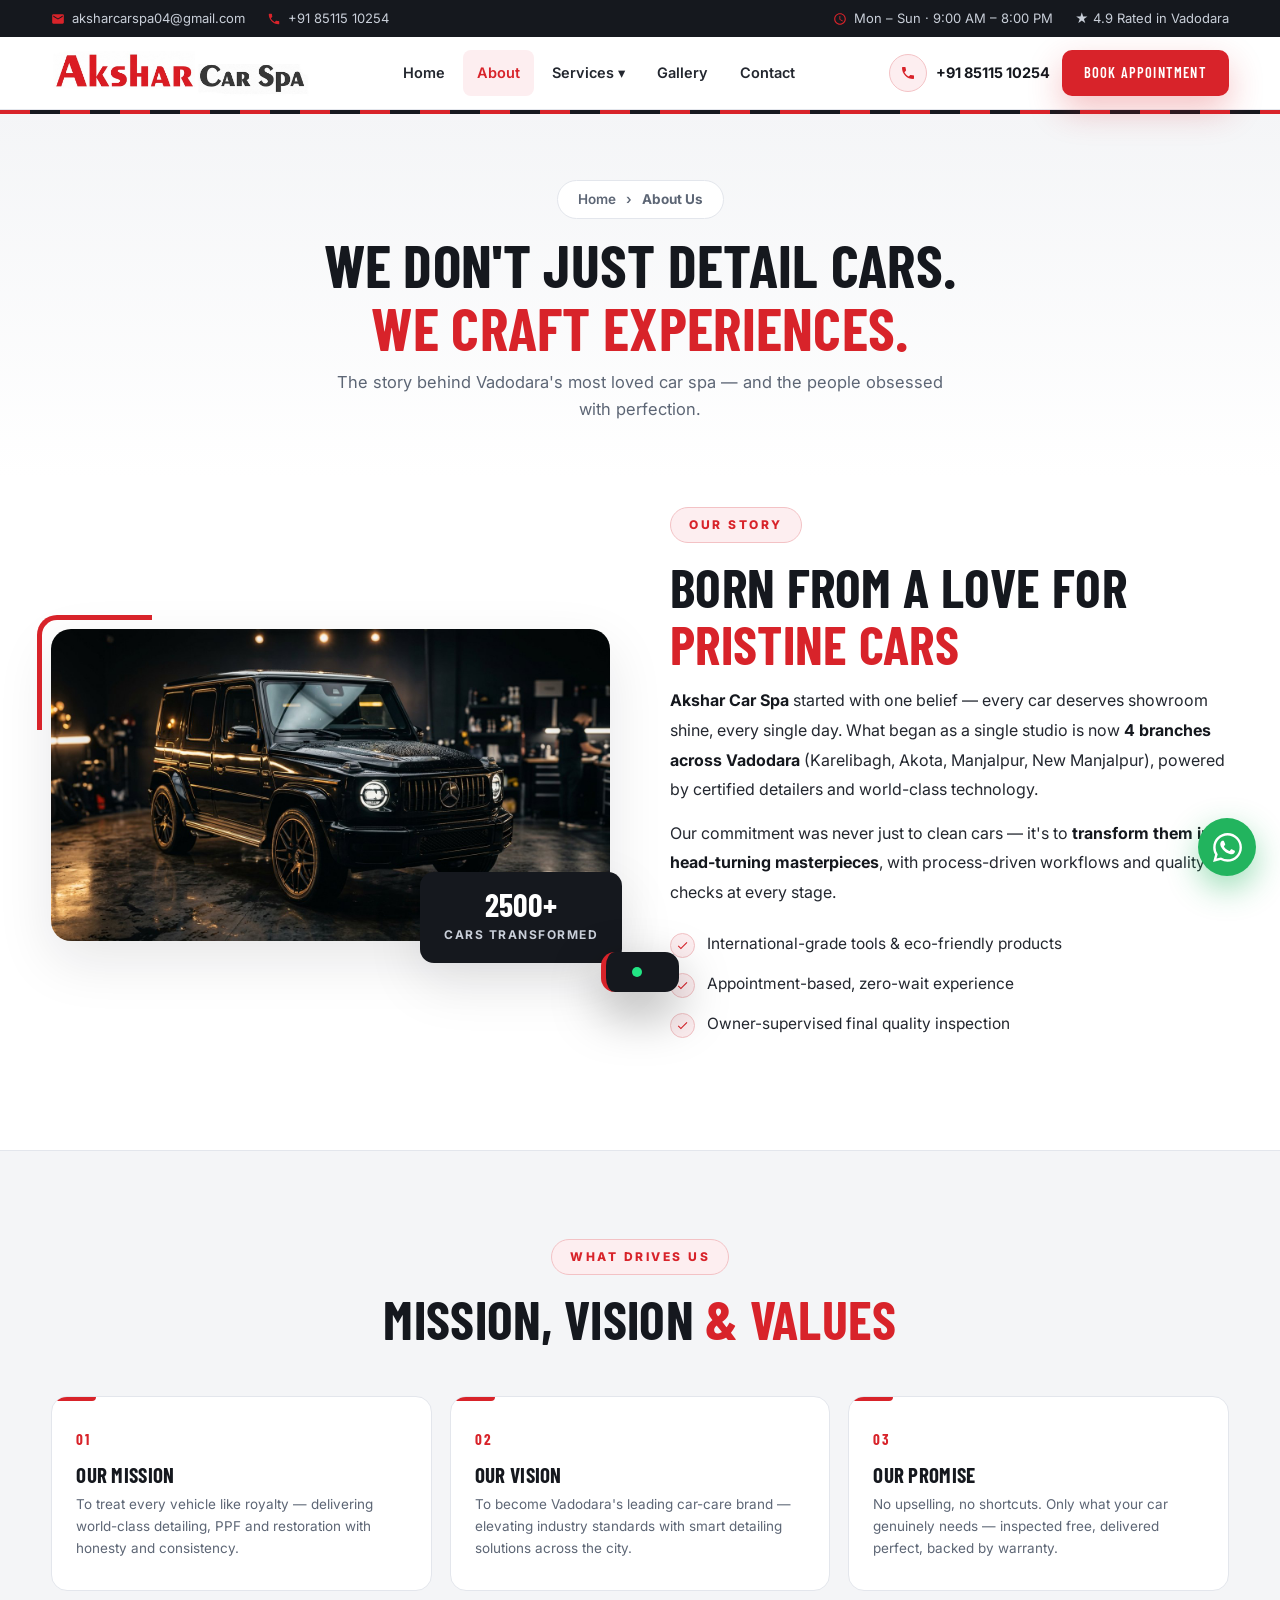
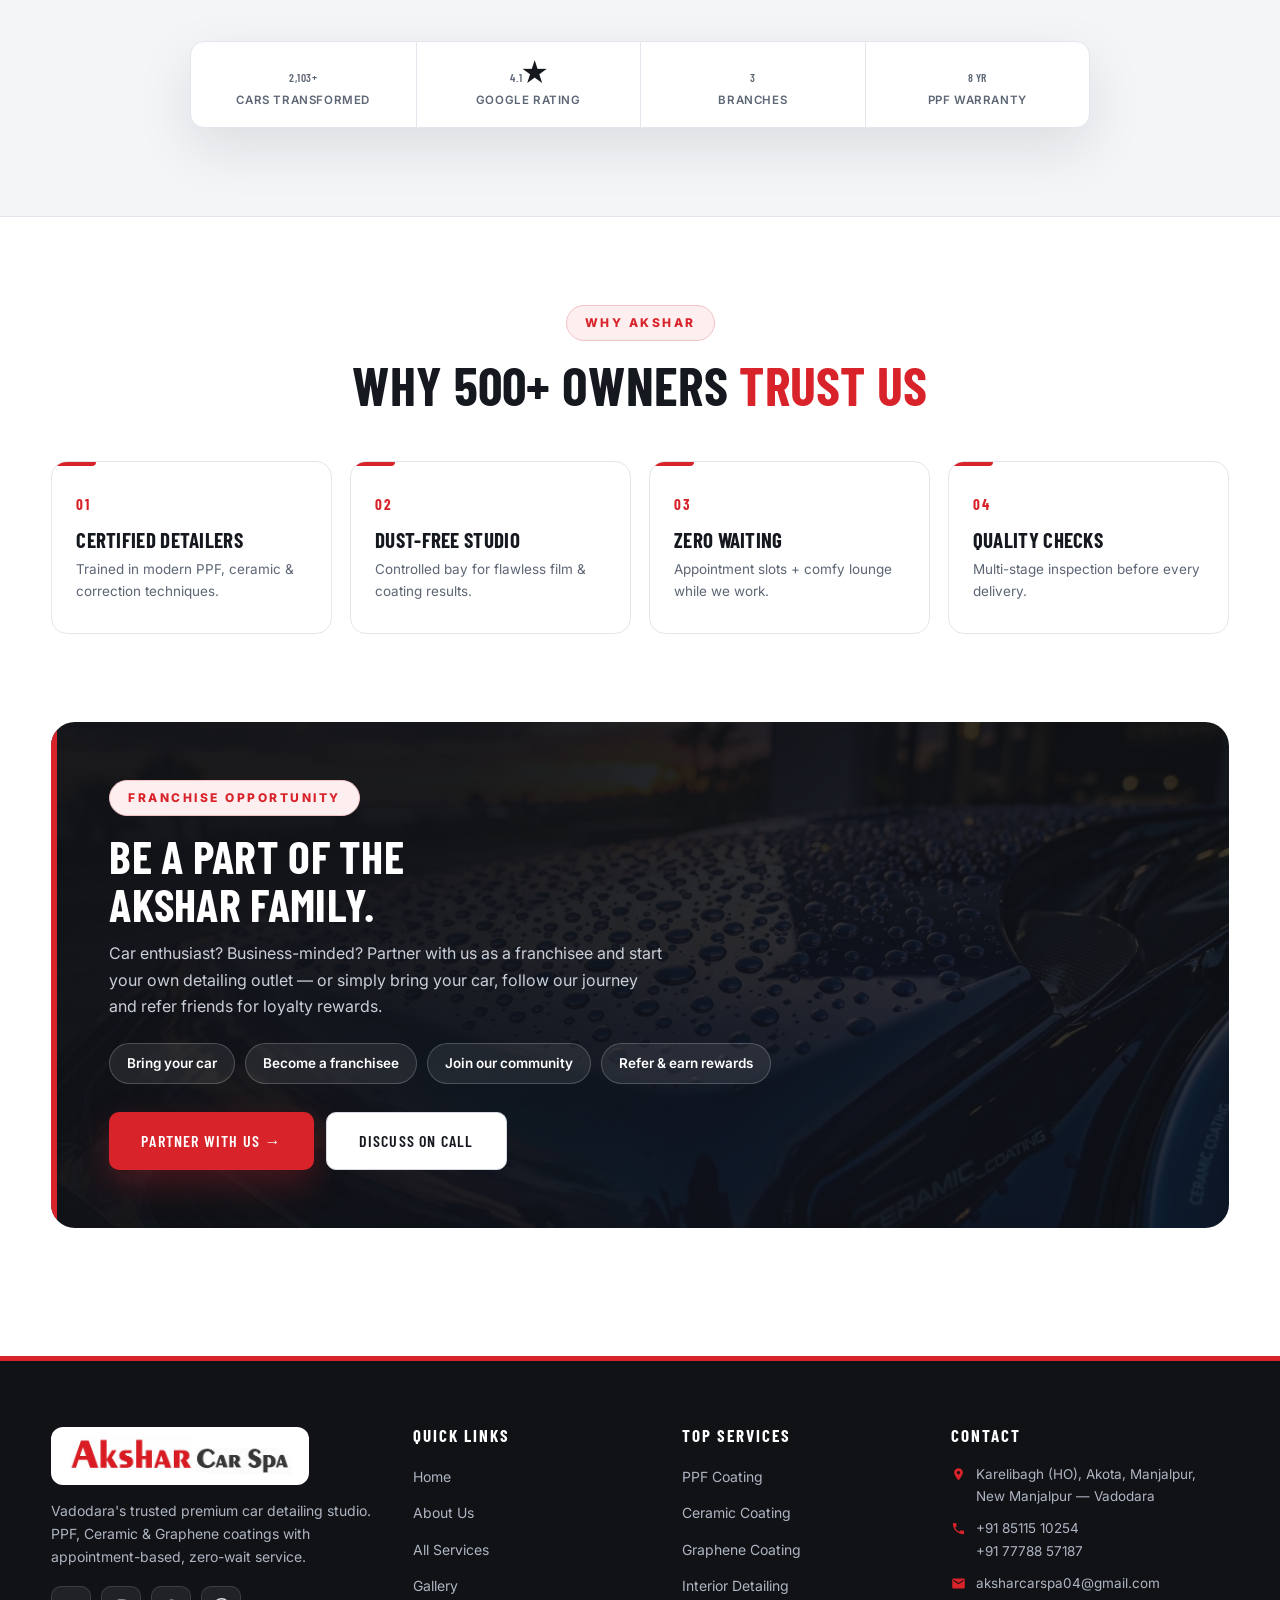
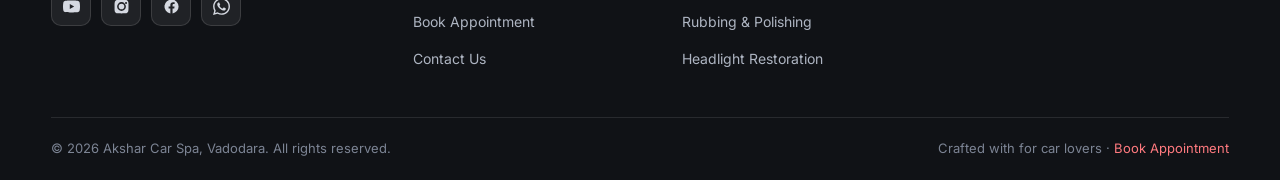
<file: about.html>
<!DOCTYPE html>
<html lang="en">
<head>
<meta charset="UTF-8">
<meta name="theme-color" content="#d8232a">
<meta name="mobile-web-app-capable" content="yes">
<meta name="apple-mobile-web-app-capable" content="yes">
<meta name="format-detection" content="telephone=yes">
<link rel="manifest" href="manifest.json">
<meta name="viewport" content="width=device-width, initial-scale=1.0, viewport-fit=cover">
<title>About Us — Akshar Car Spa Vadodara | Our Story & Vision</title>
<meta name="description" content="Meet Akshar Car Spa — Vadodara's trusted premium car detailing brand. Our story, mission, vision & franchise opportunities.">
<link rel="preconnect" href="https://fonts.googleapis.com">
<link rel="preconnect" href="https://fonts.gstatic.com" crossorigin>
<link href="https://fonts.googleapis.com/css2?family=Barlow+Condensed:wght@500;600;700&family=Inter:wght@400;500;600;700;800&display=swap" rel="stylesheet">
<link rel="stylesheet" href="css/style.css?v=3">
<link rel="stylesheet" href="css/mobile.css?v=3">
<link rel="icon" href="data:image/svg+xml,<svg xmlns='http://www.w3.org/2000/svg' viewBox='0 0 24 24'><rect width='24' height='24' rx='6' fill='%23d8232a'/><path d='M12 4l4.5 4.5a6 6 0 11-9 0z' fill='%23141414'/></svg>">
</head>
<body>
<div id="loader" aria-hidden="true"><div class="ld-inner">
    <div class="ld-logo"><img src="images/logo.jpg" alt=""></div>
    <div class="ld-name">AKSHAR <span>CAR SPA</span></div>
    <div class="ld-bar"><span></span></div>
    <div class="ld-tag">Experience The Shine</div>
  </div></div>
<div class="scroll-progress" id="scrollProgress"></div>

<div class="topbar"><div class="container">
 <div class="tb-group"><a class="tb-item" href="mailto:aksharcarspa04@gmail.com"><svg viewBox="0 0 24 24"><path d="M20 4H4c-1.1 0-1.99.9-1.99 2L2 18c0 1.1.9 2 2 2h16c1.1 0 2-.9 2-2V6c0-1.1-.9-2-2-2zm0 4l-8 5-8-5V6l8 5 8-5v2z"/></svg> aksharcarspa04@gmail.com</a><a class="tb-item tb-hide" href="tel:+918511510254"><svg viewBox="0 0 24 24"><path d="M6.62 10.79c1.44 2.83 3.76 5.14 6.59 6.59l2.2-2.2c.27-.27.67-.36 1.02-.24 1.12.37 2.33.57 3.57.57.55 0 1 .45 1 1V20c0 .55-.45 1-1 1-9.39 0-17-7.61-17-17 0-.55.45-1 1-1h3.5c.55 0 1 .45 1 1 0 1.25.2 2.45.57 3.57.11.35.03.74-.25 1.02l-2.2 2.2z"/></svg> +91 85115 10254</a></div>
 <div class="tb-group"><span class="tb-item tb-hide"><svg viewBox="0 0 24 24"><path d="M11.99 2C6.47 2 2 6.48 2 12s4.47 10 9.99 10C17.52 22 22 17.52 22 12S17.52 2 11.99 2zM12 20c-4.42 0-8-3.58-8-8s3.58-8 8-8 8 3.58 8 8-3.58 8-8 8zm.5-13H11v6l5.25 3.15.75-1.23-4.5-2.67z"/></svg> Mon – Sun · 9:00 AM – 8:00 PM</span><span class="tb-item">★ 4.9 Rated in Vadodara</span></div>
</div></div>

<header class="navbar"><div class="container nav-inner">
 <a href="index.html" class="logo logo-img"><img src="images/logo.jpg" alt="Akshar Car Spa, Vadodara" fetchpriority="high"></a>
 <ul class="nav-links">
  <li><a href="index.html">Home</a></li><li><a href="about.html" class="active">About</a></li>
  <li class="has-drop"><a href="services.html">Services ▾</a><div class="dropdown-menu"><a href="ppf.html"> Paint Protection Film (PPF)</a><a href="coatings.html"> Ceramic & Graphene Coating</a><a href="services.html"> Premium Car Wash</a><a href="services.html"> Interior Detailing</a><a href="services.html">View All Services →</a></div></li>
  <li><a href="gallery.html">Gallery</a></li><li><a href="contact.html">Contact</a></li>
 </ul>
 <div class="nav-cta"><a class="nav-phone" href="tel:+918511510254"><span class="ph-ic"><svg viewBox="0 0 24 24"><path d="M6.62 10.79c1.44 2.83 3.76 5.14 6.59 6.59l2.2-2.2c.27-.27.67-.36 1.02-.24 1.12.37 2.33.57 3.57.57.55 0 1 .45 1 1V20c0 .55-.45 1-1 1-9.39 0-17-7.61-17-17 0-.55.45-1 1-1h3.5c.55 0 1 .45 1 1 0 1.25.2 2.45.57 3.57.11.35.03.74-.25 1.02l-2.2 2.2z"/></svg></span><span>+91 85115 10254</span></a><a href="#" class="btn btn-red btn-sm" data-book>Book Appointment</a><button class="hamburger" aria-label="Menu"><span></span><span></span><span></span></button></div>
</div></header>
<nav class="mobile-menu"><button class="mm-close">✕</button><a href="index.html">Home</a><a href="about.html" class="active">About Us</a><a href="services.html">All Services</a><a href="ppf.html"> PPF Coating</a><a href="coatings.html"> Ceramic & Graphene</a><a href="gallery.html">Gallery</a><a href="contact.html">Contact</a><a href="booking.html"> Book Appointment</a><a href="#" class="btn btn-red mm-book" data-book>Book Now</a></nav>

<div class="page-hero"><div class="container">
 <span class="crumbs"><a href="index.html">Home</a> › <b style="color:var(--gold)">About Us</b></span>
 <h1>We Don't Just Detail Cars.<br><span style="background:var(--red);-webkit-background-clip:text;background-clip:text;color:transparent">We Craft Experiences.</span></h1>
 <p>The story behind Vadodara's most loved car spa — and the people obsessed with perfection.</p>
</div></div>

<section style="padding-top:30px"><div class="container split">
 <div class="split-img reveal"><img src="images/hero-car.jpg" srcset="images/small/hero-car.jpg 480w, images/hero-car.jpg 1024w" sizes="(max-width: 640px) 90vw, (max-width: 1024px) 45vw, 800px" alt="Akshar Car Spa studio" loading="lazy"><div class="img-badge"><strong>2500+</strong><span>Cars Transformed</span></div></div>
 <div class="reveal reveal-d1">
  <span class="sec-badge">Our Story</span>
  <h2 class="sec-title">Born From a Love for <span class="red">Pristine Cars</span></h2>
  <div class="story-copy">
   <p><b>Akshar Car Spa</b> started with one belief — every car deserves showroom shine, every single day. What began as a single studio is now <b>4 branches across Vadodara</b> (Karelibagh, Akota, Manjalpur, New Manjalpur), powered by certified detailers and world-class technology.</p>
   <p>Our commitment was never just to clean cars — it's to <b>transform them into head-turning masterpieces</b>, with process-driven workflows and quality checks at every stage.</p>
  </div>
  <ul class="check-list">
   <li><span class="check-ic"><svg viewBox="0 0 24 24"><path d="M9 16.17L4.83 12l-1.42 1.41L9 19 21 7l-1.41-1.41z"/></svg></span><span>International-grade tools & eco-friendly products</span></li>
   <li><span class="check-ic"><svg viewBox="0 0 24 24"><path d="M9 16.17L4.83 12l-1.42 1.41L9 19 21 7l-1.41-1.41z"/></svg></span><span>Appointment-based, zero-wait experience</span></li>
   <li><span class="check-ic"><svg viewBox="0 0 24 24"><path d="M9 16.17L4.83 12l-1.42 1.41L9 19 21 7l-1.41-1.41z"/></svg></span><span>Owner-supervised final quality inspection</span></li>
  </ul>
 </div>
</div></section>

<!-- MISSION VISION -->
<section style="background:var(--bg2);border-top:1px solid var(--border);border-bottom:1px solid var(--border)"><div class="container">
 <div class="center reveal"><span class="sec-badge">What Drives Us</span><h2 class="sec-title">Mission, Vision <span class="red">& Values</span></h2></div>
 <div class="feat-row" style="grid-template-columns:repeat(3,1fr)">
  <div class="feat reveal"><div class="f-ic"></div><h4>Our Mission</h4><p>To treat every vehicle like royalty — delivering world-class detailing, PPF and restoration with honesty and consistency.</p></div>
  <div class="feat reveal reveal-d1"><div class="f-ic"></div><h4>Our Vision</h4><p>To become Vadodara's leading car-care brand — elevating industry standards with smart detailing solutions across the city.</p></div>
  <div class="feat reveal reveal-d2"><div class="f-ic"></div><h4>Our Promise</h4><p>No upselling, no shortcuts. Only what your car genuinely needs — inspected free, delivered perfect, backed by warranty.</p></div>
 </div>
 <div class="hero-stats reveal" style="max-width:900px;margin:50px auto 0;grid-template-columns:repeat(4,1fr)">
  <div class="hstat"><strong><span data-count="2500" data-suffix="+">0</span></strong><span>Cars Transformed</span></div>
  <div class="hstat"><strong><span data-count="4.9">0</span>★</strong><span>Google Rating</span></div>
  <div class="hstat"><strong><span data-count="4">0</span></strong><span>Branches</span></div>
  <div class="hstat"><strong><span data-count="10" data-suffix=" Yr">0</span></strong><span>PPF Warranty</span></div>
 </div>
</div></section>

<!-- WHY US -->
<section><div class="container">
 <div class="center reveal"><span class="sec-badge">Why Akshar</span><h2 class="sec-title">Why 500+ Owners <span class="red">Trust Us</span></h2></div>
 <div class="feat-row">
  <div class="feat reveal"><div class="f-ic"></div><h4>Certified Detailers</h4><p>Trained in modern PPF, ceramic & correction techniques.</p></div>
  <div class="feat reveal reveal-d1"><div class="f-ic"></div><h4>Dust-Free Studio</h4><p>Controlled bay for flawless film & coating results.</p></div>
  <div class="feat reveal reveal-d2"><div class="f-ic"></div><h4>Zero Waiting</h4><p>Appointment slots + comfy lounge while we work.</p></div>
  <div class="feat reveal reveal-d3"><div class="f-ic"></div><h4>Quality Checks</h4><p>Multi-stage inspection before every delivery.</p></div>
 </div>
</div></section>

<!-- FRANCHISE -->
<section style="padding-top:0"><div class="container">
 <div class="ppf-banner reveal">
  <span class="sec-badge"> Franchise Opportunity</span>
  <h2>Be a Part of the<br>Akshar Family.</h2>
  <p>Car enthusiast? Business-minded? Partner with us as a franchisee and start your own detailing outlet — or simply bring your car, follow our journey and refer friends for loyalty rewards.</p>
  <div class="ppf-points"><span> Bring your car</span><span> Become a franchisee</span><span> Join our community</span><span> Refer & earn rewards</span></div>
  <div class="hero-btns" style="margin:0"><a href="contact.html" class="btn btn-red">Partner With Us →</a><a href="tel:+918511510254" class="btn btn-ghost"> Discuss on Call</a></div>
 </div>
</div></section>

<footer><div class="container"><div class="foot-grid">
 <div class="foot-about"><a href="index.html" class="logo logo-footer"><img src="images/logo.jpg" alt="Akshar Car Spa" loading="lazy"></a><p>Vadodara's trusted premium car detailing studio. PPF, Ceramic & Graphene coatings with appointment-based, zero-wait service.</p><div class="socials"><a href="https://www.youtube.com/channel/UCruIUTBnso2y1WBrChyFluQ" target="_blank" aria-label="YouTube"><svg viewBox="0 0 24 24"><path d="M23.5 6.2a3 3 0 00-2.1-2.1C19.5 3.5 12 3.5 12 3.5s-7.5 0-9.4.6A3 3 0 00.5 6.2 31.3 31.3 0 000 12a31.3 31.3 0 00.5 5.8 3 3 0 002.1 2.1c1.9.6 9.4.6 9.4.6s7.5 0 9.4-.6a3 3 0 002.1-2.1A31.3 31.3 0 0024 12a31.3 31.3 0 00-.5-5.8zM9.6 15.6V8.4L15.8 12l-6.2 3.6z"/></svg></a><a href="#" aria-label="Instagram"><svg viewBox="0 0 24 24"><path d="M12 2.2c3.2 0 3.6 0 4.9.1 3.3.1 4.8 1.7 4.9 4.9.1 1.3.1 1.6.1 4.8s0 3.6-.1 4.8c-.1 3.2-1.7 4.8-4.9 4.9-1.3.1-1.6.1-4.9.1s-3.6 0-4.9-.1c-3.3-.1-4.8-1.7-4.9-4.9C2.2 15.6 2.2 15.2 2.2 12s0-3.6.1-4.8C2.4 4 4 2.4 7.2 2.3 8.4 2.2 8.8 2.2 12 2.2zm0 3.6a6.2 6.2 0 100 12.4 6.2 6.2 0 000-12.4zm0 10.2a4 4 0 110-8 4 4 0 010 8zm6.4-10.5a1.4 1.4 0 100 2.9 1.4 1.4 0 000-2.9z"/></svg></a><a href="#" aria-label="Facebook"><svg viewBox="0 0 24 24"><path d="M22 12a10 10 0 10-11.6 9.9v-7H7.9V12h2.5V9.8c0-2.5 1.5-3.9 3.8-3.9 1.1 0 2.2.2 2.2.2v2.5h-1.3c-1.2 0-1.6.8-1.6 1.6V12h2.8l-.4 2.9h-2.4v7A10 10 0 0022 12z"/></svg></a><a href="https://wa.me/918511510254" target="_blank" aria-label="WhatsApp"><svg viewBox="0 0 24 24"><path d="M17.5 14.4c-.3-.15-1.76-.87-2.03-.97-.27-.1-.47-.15-.67.15-.2.3-.77.97-.94 1.17-.17.2-.35.22-.65.07-.3-.15-1.26-.46-2.4-1.48-.88-.79-1.48-1.76-1.65-2.06-.17-.3-.02-.46.13-.61.13-.13.3-.35.45-.52.15-.17.2-.3.3-.5.1-.2.05-.37-.02-.52-.08-.15-.67-1.62-.92-2.22-.24-.58-.49-.5-.67-.51h-.57c-.2 0-.52.07-.8.37-.27.3-1.04 1.02-1.04 2.5 0 1.47 1.07 2.89 1.22 3.09.15.2 2.1 3.2 5.1 4.49.71.31 1.27.49 1.7.63.72.23 1.37.2 1.88.12.57-.09 1.76-.72 2-1.42.25-.7.25-1.29.18-1.42-.08-.12-.28-.2-.58-.35zM12.05 21.8h-.01a9.87 9.87 0 01-5.03-1.38l-.36-.21-3.74.98 1-3.65-.24-.37a9.86 9.86 0 01-1.51-5.26c0-5.45 4.44-9.88 9.9-9.88a9.82 9.82 0 016.99 2.9 9.82 9.82 0 012.9 7c0 5.45-4.45 9.87-9.9 9.87zm8.42-18.29A11.82 11.82 0 0012.05 0C5.5 0 .16 5.34.16 11.9c0 2.1.55 4.14 1.59 5.95L.06 24l6.3-1.65a11.9 11.9 0 005.68 1.45h.01c6.55 0 11.89-5.34 11.89-11.9 0-3.18-1.24-6.16-3.47-8.39z"/></svg></a></div></div>
 <div><h4>Quick Links</h4><ul><li><a href="index.html">Home</a></li><li><a href="about.html">About Us</a></li><li><a href="services.html">All Services</a></li><li><a href="gallery.html">Gallery</a></li><li><a href="booking.html">Book Appointment</a></li><li><a href="contact.html">Contact Us</a></li></ul></div>
 <div><h4>Top Services</h4><ul><li><a href="ppf.html">PPF Coating</a></li><li><a href="coatings.html">Ceramic Coating</a></li><li><a href="coatings.html">Graphene Coating</a></li><li><a href="services.html">Interior Detailing</a></li><li><a href="services.html">Rubbing & Polishing</a></li><li><a href="services.html">Headlight Restoration</a></li></ul></div>
 <div><h4>Contact</h4><ul class="foot-contact"><li><svg viewBox="0 0 24 24"><path d="M12 2C8.13 2 5 5.13 5 8.5c0 5.25 7 13 7 13s7-7.75 7-13C19 5.13 15.87 2 12 2zm0 9.5c-1.38 0-2.5-1.12-2.5-2.5s1.12-2.5 2.5-2.5 2.5 1.12 2.5 2.5-1.12 2.5-2.5 2.5z"/></svg><span>Karelibagh (HO), Akota, Manjalpur, New Manjalpur — Vadodara</span></li><li><svg viewBox="0 0 24 24"><path d="M6.62 10.79c1.44 2.83 3.76 5.14 6.59 6.59l2.2-2.2c.27-.27.67-.36 1.02-.24 1.12.37 2.33.57 3.57.57.55 0 1 .45 1 1V20c0 .55-.45 1-1 1-9.39 0-17-7.61-17-17 0-.55.45-1 1-1h3.5c.55 0 1 .45 1 1 0 1.25.2 2.45.57 3.57.11.35.03.74-.25 1.02l-2.2 2.2z"/></svg><span>+91 85115 10254<br>+91 77788 57187</span></li><li><svg viewBox="0 0 24 24"><path d="M20 4H4c-1.1 0-1.99.9-1.99 2L2 18c0 1.1.9 2 2 2h16c1.1 0 2-.9 2-2V6c0-1.1-.9-2-2-2zm0 4l-8 5-8-5V6l8 5 8-5v2z"/></svg><span>aksharcarspa04@gmail.com</span></li></ul></div>
</div><div class="foot-bottom"><span>© <span class="js-year">2026</span> Akshar Car Spa, Vadodara. All rights reserved.</span><span>Crafted with for car lovers · <a href="booking.html">Book Appointment</a></span></div></div></footer>

<a class="wa-float" href="https://wa.me/918511510254?text=Hi!%20I%20want%20to%20book%20a%20car%20spa%20service." target="_blank" aria-label="Chat on WhatsApp"><svg viewBox="0 0 24 24"><path d="M17.5 14.4c-.3-.15-1.76-.87-2.03-.97-.27-.1-.47-.15-.67.15-.2.3-.77.97-.94 1.17-.17.2-.35.22-.65.07-.3-.15-1.26-.46-2.4-1.48-.88-.79-1.48-1.76-1.65-2.06-.17-.3-.02-.46.13-.61.13-.13.3-.35.45-.52.15-.17.2-.3.3-.5.1-.2.05-.37-.02-.52-.08-.15-.67-1.62-.92-2.22-.24-.58-.49-.5-.67-.51h-.57c-.2 0-.52.07-.8.37-.27.3-1.04 1.02-1.04 2.5 0 1.47 1.07 2.89 1.22 3.09.15.2 2.1 3.2 5.1 4.49.71.31 1.27.49 1.7.63.72.23 1.37.2 1.88.12.57-.09 1.76-.72 2-1.42.25-.7.25-1.29.18-1.42-.08-.12-.28-.2-.58-.35zM12.05 21.8h-.01a9.87 9.87 0 01-5.03-1.38l-.36-.21-3.74.98 1-3.65-.24-.37a9.86 9.86 0 01-1.51-5.26c0-5.45 4.44-9.88 9.9-9.88a9.82 9.82 0 016.99 2.9 9.82 9.82 0 012.9 7c0 5.45-4.45 9.87-9.9 9.87zm8.42-18.29A11.82 11.82 0 0012.05 0C5.5 0 .16 5.34.16 11.9c0 2.1.55 4.14 1.59 5.95L.06 24l6.3-1.65a11.9 11.9 0 005.68 1.45h.01c6.55 0 11.89-5.34 11.89-11.9 0-3.18-1.24-6.16-3.47-8.39z"/></svg></a>
<button class="to-top" aria-label="Back to top">↑</button>
<div class="modal" id="bookModal"><div class="modal-bg"></div><div class="modal-box"><button class="modal-close">✕</button><h3>Book Appointment </h3><p>Zero waiting — your car starts getting served the moment you arrive.</p><form data-form="book"><div class="f-row"><div class="f-group"><label>Your Name *</label><input type="text" name="name" autocomplete="name" placeholder="Full name" required></div><div class="f-group"><label>Phone *</label><input type="tel" name="phone" placeholder="10-digit mobile" required maxlength="10" inputmode="numeric" autocomplete="tel"></div></div><div class="f-row"><div class="f-group"><label>Service *</label><select name="service"><option>PPF Coating</option><option>Ceramic Coating</option><option>Graphene Coating</option><option>Interior Detailing</option><option>Premium Car Wash</option><option>Free Inspection</option></select></div><div class="f-group"><label>Branch *</label><select name="branch"><option>Karelibagh (HO)</option><option>Akota</option><option>Manjalpur</option><option>New Manjalpur</option></select></div></div><div class="f-group"><label>Preferred Date</label><input type="date" name="date"></div><button type="submit" class="btn btn-red" style="width:100%">Confirm Booking →</button></form></div></div>
<div class="toast" id="toast"><span class="t-dot"></span><span class="t-msg"></span></div>
<script src="js/main.js?v=3"></script>
<script src="js/mobile.js?v=3"></script>
</body>
</html>
</file>
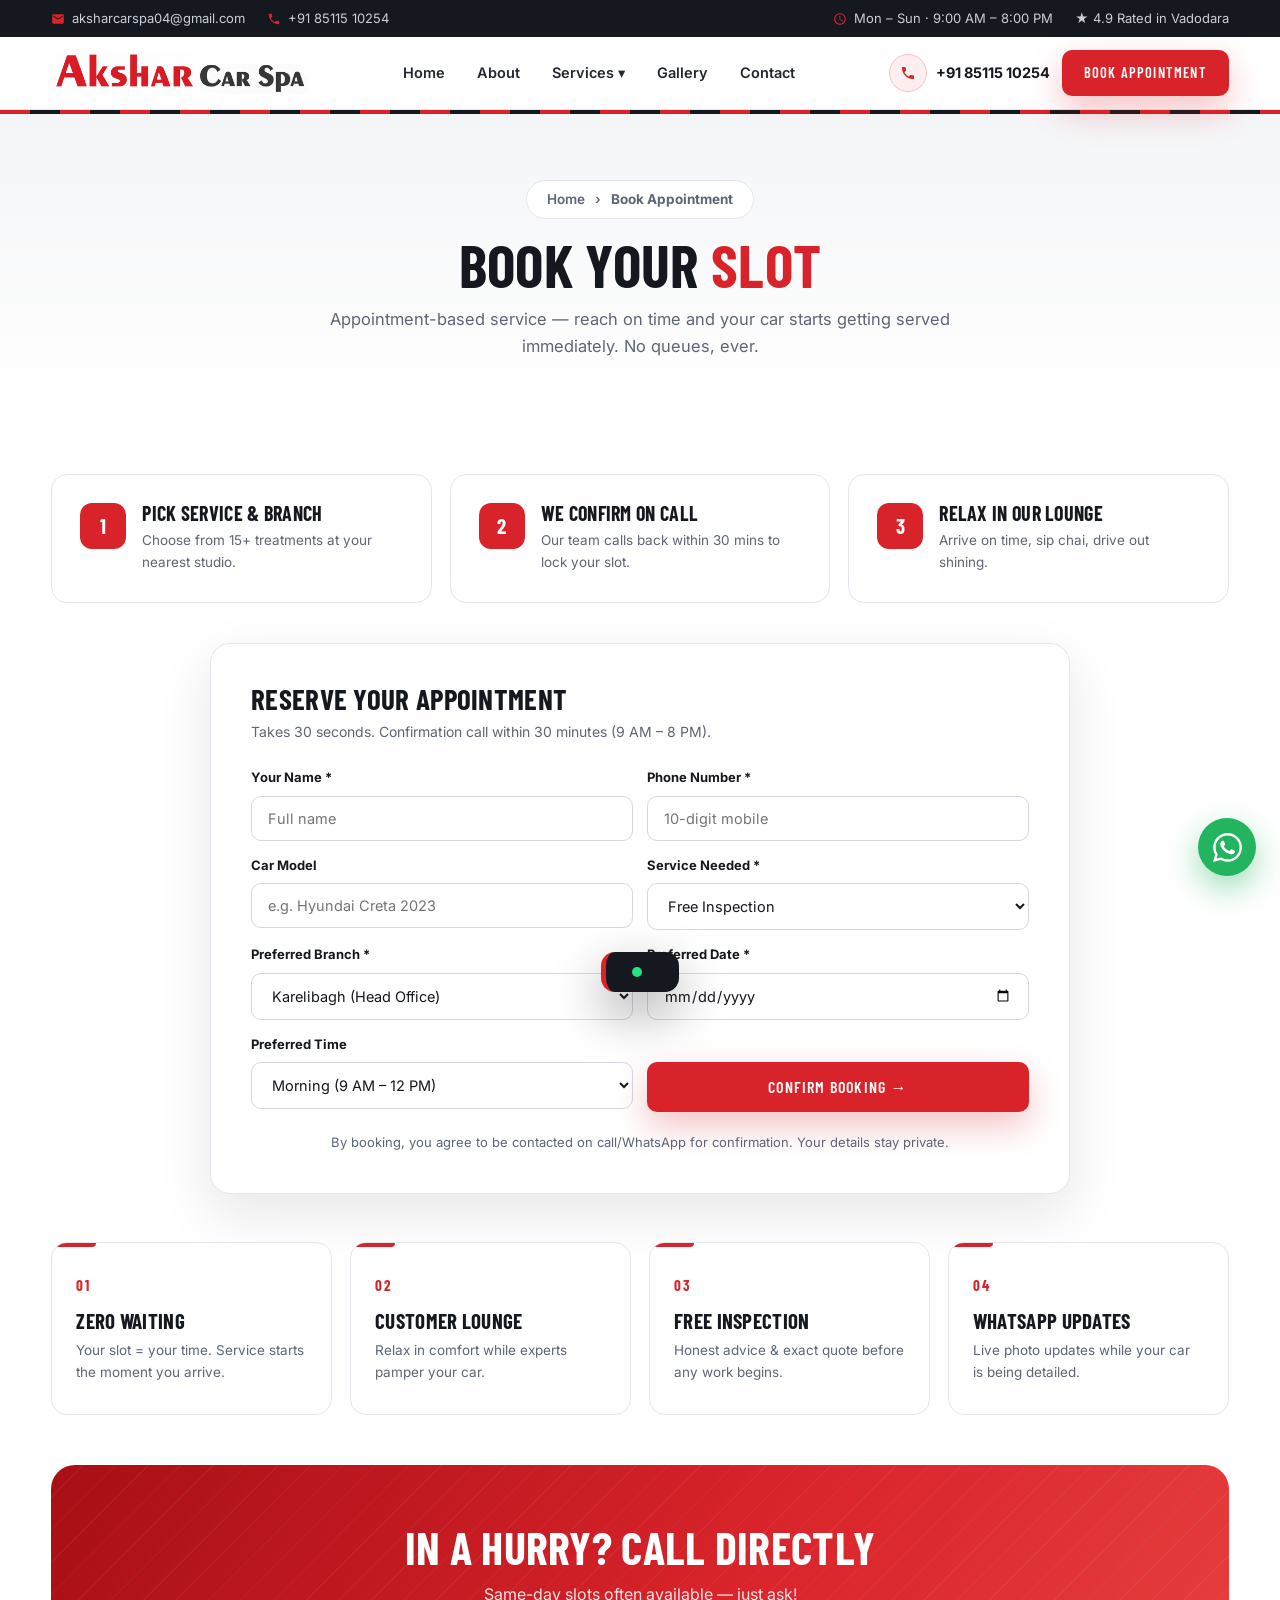
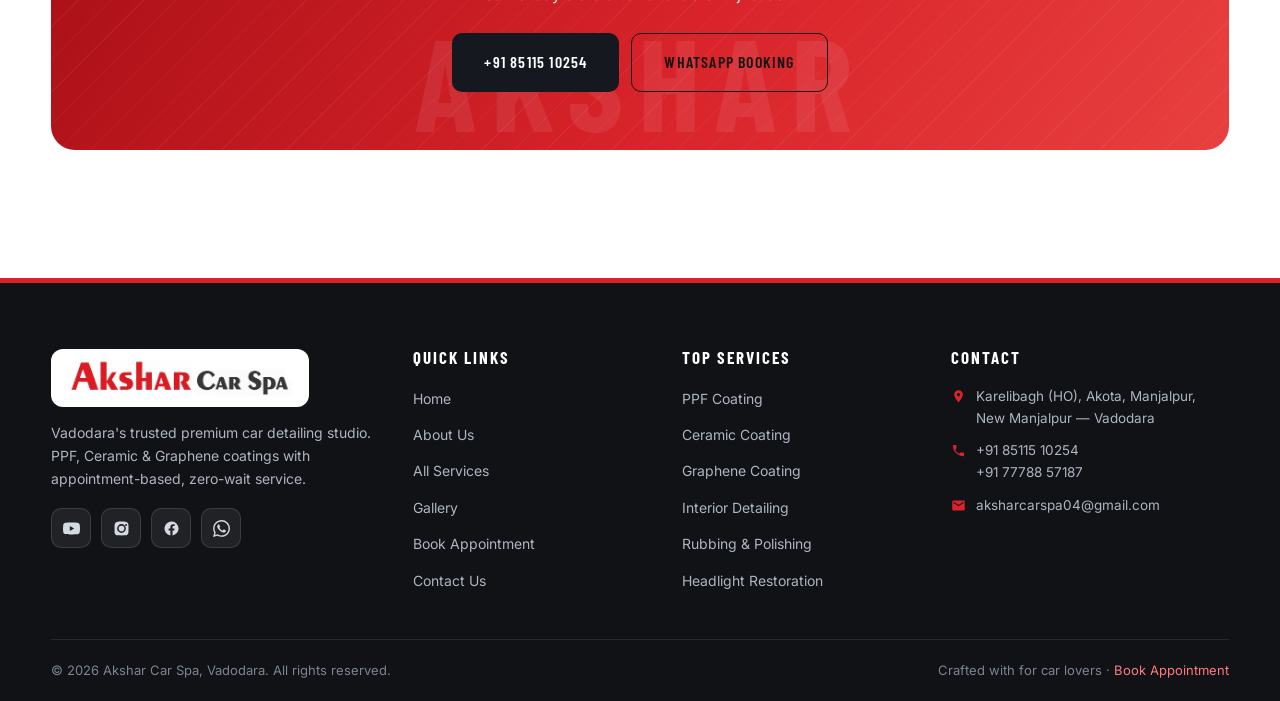
<file: booking.html>
<!DOCTYPE html>
<html lang="en">
<head>
<meta charset="UTF-8">
<meta name="theme-color" content="#d8232a">
<meta name="mobile-web-app-capable" content="yes">
<meta name="apple-mobile-web-app-capable" content="yes">
<meta name="format-detection" content="telephone=yes">
<link rel="manifest" href="manifest.json">
<meta name="viewport" content="width=device-width, initial-scale=1.0, viewport-fit=cover">
<title>Book Appointment — Akshar Car Spa Vadodara | Zero-Wait Car Detailing</title>
<meta name="description" content="Book your car detailing appointment at Akshar Car Spa Vadodara. Appointment-based, zero waiting. Choose branch, service & time.">
<link rel="preconnect" href="https://fonts.googleapis.com">
<link rel="preconnect" href="https://fonts.gstatic.com" crossorigin>
<link href="https://fonts.googleapis.com/css2?family=Barlow+Condensed:wght@500;600;700&family=Inter:wght@400;500;600;700;800&display=swap" rel="stylesheet">
<link rel="stylesheet" href="css/style.css?v=3">
<link rel="stylesheet" href="css/mobile.css?v=3">
<link rel="icon" href="data:image/svg+xml,<svg xmlns='http://www.w3.org/2000/svg' viewBox='0 0 24 24'><rect width='24' height='24' rx='6' fill='%23d8232a'/><path d='M12 4l4.5 4.5a6 6 0 11-9 0z' fill='%23141414'/></svg>">
</head>
<body>
<div id="loader" aria-hidden="true"><div class="ld-inner">
    <div class="ld-logo"><img src="images/logo.jpg" alt=""></div>
    <div class="ld-name">AKSHAR <span>CAR SPA</span></div>
    <div class="ld-bar"><span></span></div>
    <div class="ld-tag">Experience The Shine</div>
  </div></div>
<div class="scroll-progress" id="scrollProgress"></div>

<div class="topbar"><div class="container">
 <div class="tb-group"><a class="tb-item" href="mailto:aksharcarspa04@gmail.com"><svg viewBox="0 0 24 24"><path d="M20 4H4c-1.1 0-1.99.9-1.99 2L2 18c0 1.1.9 2 2 2h16c1.1 0 2-.9 2-2V6c0-1.1-.9-2-2-2zm0 4l-8 5-8-5V6l8 5 8-5v2z"/></svg> aksharcarspa04@gmail.com</a><a class="tb-item tb-hide" href="tel:+918511510254"><svg viewBox="0 0 24 24"><path d="M6.62 10.79c1.44 2.83 3.76 5.14 6.59 6.59l2.2-2.2c.27-.27.67-.36 1.02-.24 1.12.37 2.33.57 3.57.57.55 0 1 .45 1 1V20c0 .55-.45 1-1 1-9.39 0-17-7.61-17-17 0-.55.45-1 1-1h3.5c.55 0 1 .45 1 1 0 1.25.2 2.45.57 3.57.11.35.03.74-.25 1.02l-2.2 2.2z"/></svg> +91 85115 10254</a></div>
 <div class="tb-group"><span class="tb-item tb-hide"><svg viewBox="0 0 24 24"><path d="M11.99 2C6.47 2 2 6.48 2 12s4.47 10 9.99 10C17.52 22 22 17.52 22 12S17.52 2 11.99 2zM12 20c-4.42 0-8-3.58-8-8s3.58-8 8-8 8 3.58 8 8-3.58 8-8 8zm.5-13H11v6l5.25 3.15.75-1.23-4.5-2.67z"/></svg> Mon – Sun · 9:00 AM – 8:00 PM</span><span class="tb-item">★ 4.9 Rated in Vadodara</span></div>
</div></div>

<header class="navbar"><div class="container nav-inner">
 <a href="index.html" class="logo logo-img"><img src="images/logo.jpg" alt="Akshar Car Spa, Vadodara" fetchpriority="high"></a>
 <ul class="nav-links">
  <li><a href="index.html">Home</a></li><li><a href="about.html">About</a></li>
  <li class="has-drop"><a href="services.html">Services ▾</a><div class="dropdown-menu"><a href="ppf.html"> Paint Protection Film (PPF)</a><a href="coatings.html"> Ceramic & Graphene Coating</a><a href="services.html"> Premium Car Wash</a><a href="services.html"> Interior Detailing</a><a href="services.html">View All Services →</a></div></li>
  <li><a href="gallery.html">Gallery</a></li><li><a href="contact.html">Contact</a></li>
 </ul>
 <div class="nav-cta"><a class="nav-phone" href="tel:+918511510254"><span class="ph-ic"><svg viewBox="0 0 24 24"><path d="M6.62 10.79c1.44 2.83 3.76 5.14 6.59 6.59l2.2-2.2c.27-.27.67-.36 1.02-.24 1.12.37 2.33.57 3.57.57.55 0 1 .45 1 1V20c0 .55-.45 1-1 1-9.39 0-17-7.61-17-17 0-.55.45-1 1-1h3.5c.55 0 1 .45 1 1 0 1.25.2 2.45.57 3.57.11.35.03.74-.25 1.02l-2.2 2.2z"/></svg></span><span>+91 85115 10254</span></a><a href="#" class="btn btn-red btn-sm" data-book>Book Appointment</a><button class="hamburger" aria-label="Menu"><span></span><span></span><span></span></button></div>
</div></header>
<nav class="mobile-menu"><button class="mm-close">✕</button><a href="index.html">Home</a><a href="about.html">About Us</a><a href="services.html">All Services</a><a href="ppf.html"> PPF Coating</a><a href="coatings.html"> Ceramic & Graphene</a><a href="gallery.html">Gallery</a><a href="contact.html">Contact</a><a href="booking.html" class="active"> Book Appointment</a><a href="#" class="btn btn-red mm-book" data-book>Book Now</a></nav>

<div class="page-hero"><div class="container">
 <span class="crumbs"><a href="index.html">Home</a> › <b style="color:var(--gold)">Book Appointment</b></span>
 <h1>Book Your <span style="background:var(--red);-webkit-background-clip:text;background-clip:text;color:transparent">Slot </span></h1>
 <p>Appointment-based service — reach on time and your car starts getting served immediately. No queues, ever.</p>
</div></div>

<section style="padding-top:20px"><div class="container">
 <div class="book-steps">
  <div class="book-step reveal"><span class="bs-n">1</span><div><h4>Pick Service & Branch</h4><p>Choose from 15+ treatments at your nearest studio.</p></div></div>
  <div class="book-step reveal reveal-d1"><span class="bs-n">2</span><div><h4>We Confirm on Call</h4><p>Our team calls back within 30 mins to lock your slot.</p></div></div>
  <div class="book-step reveal reveal-d2"><span class="bs-n">3</span><div><h4>Relax in Our Lounge</h4><p>Arrive on time, sip chai, drive out shining. </p></div></div>
 </div>
 <div class="contact-grid" style="margin-top:0">
  <div class="form-card reveal" style="grid-column:1/-1;max-width:860px;margin:0 auto;width:100%">
   <h3>Reserve Your Appointment </h3><p>Takes 30 seconds. Confirmation call within 30 minutes (9 AM – 8 PM).</p>
   <form data-form="book">
    <div class="f-row"><div class="f-group"><label>Your Name *</label><input type="text" name="name" autocomplete="name" placeholder="Full name" required></div><div class="f-group"><label>Phone Number *</label><input type="tel" name="phone" placeholder="10-digit mobile" required maxlength="10" inputmode="numeric" autocomplete="tel"></div></div>
    <div class="f-row"><div class="f-group"><label>Car Model</label><input type="text" name="message" placeholder="e.g. Hyundai Creta 2023"></div><div class="f-group"><label>Service Needed *</label><select name="service"><option>Free Inspection</option><option>PPF Coating</option><option>Ceramic Coating</option><option>Graphene Coating</option><option>Interior Detailing</option><option>Premium Car Wash</option><option>Rubbing & Polishing</option><option>Other</option></select></div></div>
    <div class="f-row"><div class="f-group"><label>Preferred Branch *</label><select name="branch"><option>Karelibagh (Head Office)</option><option>Akota</option><option>Manjalpur</option><option>New Manjalpur</option></select></div><div class="f-group"><label>Preferred Date *</label><input type="date" name="date" required></div></div>
    <div class="f-row"><div class="f-group"><label>Preferred Time</label><select><option>Morning (9 AM – 12 PM)</option><option>Afternoon (12 – 4 PM)</option><option>Evening (4 – 8 PM)</option></select></div><div class="f-group"><label>&nbsp;</label><button type="submit" class="btn btn-red" style="width:100%">Confirm Booking →</button></div></div>
    <p style="font-size:13px;color:var(--muted);text-align:center;margin-top:6px">By booking, you agree to be contacted on call/WhatsApp for confirmation. Your details stay private.</p>
   </form>
  </div>
 </div>
 <div class="feat-row">
  <div class="feat reveal"><div class="f-ic"></div><h4>Zero Waiting</h4><p>Your slot = your time. Service starts the moment you arrive.</p></div>
  <div class="feat reveal reveal-d1"><div class="f-ic"></div><h4>Customer Lounge</h4><p>Relax in comfort while experts pamper your car.</p></div>
  <div class="feat reveal reveal-d2"><div class="f-ic"></div><h4>Free Inspection</h4><p>Honest advice & exact quote before any work begins.</p></div>
  <div class="feat reveal reveal-d3"><div class="f-ic"></div><h4>WhatsApp Updates</h4><p>Live photo updates while your car is being detailed.</p></div>
 </div>
 <div class="center reveal" style="margin-top:50px"><div class="cta-banner"><h2>In a Hurry? Call Directly </h2><p>Same-day slots often available — just ask!</p><div class="cta-btns"><a href="tel:+918511510254" class="btn btn-dark"> +91 85115 10254</a><a href="https://wa.me/918511510254?text=Hi!%20I%20want%20to%20book%20an%20appointment." target="_blank" class="btn btn-ghost" style="border-color:#141414;color:#141414"> WhatsApp Booking</a></div></div></div>
</div></section>

<footer><div class="container"><div class="foot-grid">
 <div class="foot-about"><a href="index.html" class="logo logo-footer"><img src="images/logo.jpg" alt="Akshar Car Spa" loading="lazy"></a><p>Vadodara's trusted premium car detailing studio. PPF, Ceramic & Graphene coatings with appointment-based, zero-wait service.</p><div class="socials"><a href="https://www.youtube.com/channel/UCruIUTBnso2y1WBrChyFluQ" target="_blank" aria-label="YouTube"><svg viewBox="0 0 24 24"><path d="M23.5 6.2a3 3 0 00-2.1-2.1C19.5 3.5 12 3.5 12 3.5s-7.5 0-9.4.6A3 3 0 00.5 6.2 31.3 31.3 0 000 12a31.3 31.3 0 00.5 5.8 3 3 0 002.1 2.1c1.9.6 9.4.6 9.4.6s7.5 0 9.4-.6a3 3 0 002.1-2.1A31.3 31.3 0 0024 12a31.3 31.3 0 00-.5-5.8zM9.6 15.6V8.4L15.8 12l-6.2 3.6z"/></svg></a><a href="#" aria-label="Instagram"><svg viewBox="0 0 24 24"><path d="M12 2.2c3.2 0 3.6 0 4.9.1 3.3.1 4.8 1.7 4.9 4.9.1 1.3.1 1.6.1 4.8s0 3.6-.1 4.8c-.1 3.2-1.7 4.8-4.9 4.9-1.3.1-1.6.1-4.9.1s-3.6 0-4.9-.1c-3.3-.1-4.8-1.7-4.9-4.9C2.2 15.6 2.2 15.2 2.2 12s0-3.6.1-4.8C2.4 4 4 2.4 7.2 2.3 8.4 2.2 8.8 2.2 12 2.2zm0 3.6a6.2 6.2 0 100 12.4 6.2 6.2 0 000-12.4zm0 10.2a4 4 0 110-8 4 4 0 010 8zm6.4-10.5a1.4 1.4 0 100 2.9 1.4 1.4 0 000-2.9z"/></svg></a><a href="#" aria-label="Facebook"><svg viewBox="0 0 24 24"><path d="M22 12a10 10 0 10-11.6 9.9v-7H7.9V12h2.5V9.8c0-2.5 1.5-3.9 3.8-3.9 1.1 0 2.2.2 2.2.2v2.5h-1.3c-1.2 0-1.6.8-1.6 1.6V12h2.8l-.4 2.9h-2.4v7A10 10 0 0022 12z"/></svg></a><a href="https://wa.me/918511510254" target="_blank" aria-label="WhatsApp"><svg viewBox="0 0 24 24"><path d="M17.5 14.4c-.3-.15-1.76-.87-2.03-.97-.27-.1-.47-.15-.67.15-.2.3-.77.97-.94 1.17-.17.2-.35.22-.65.07-.3-.15-1.26-.46-2.4-1.48-.88-.79-1.48-1.76-1.65-2.06-.17-.3-.02-.46.13-.61.13-.13.3-.35.45-.52.15-.17.2-.3.3-.5.1-.2.05-.37-.02-.52-.08-.15-.67-1.62-.92-2.22-.24-.58-.49-.5-.67-.51h-.57c-.2 0-.52.07-.8.37-.27.3-1.04 1.02-1.04 2.5 0 1.47 1.07 2.89 1.22 3.09.15.2 2.1 3.2 5.1 4.49.71.31 1.27.49 1.7.63.72.23 1.37.2 1.88.12.57-.09 1.76-.72 2-1.42.25-.7.25-1.29.18-1.42-.08-.12-.28-.2-.58-.35zM12.05 21.8h-.01a9.87 9.87 0 01-5.03-1.38l-.36-.21-3.74.98 1-3.65-.24-.37a9.86 9.86 0 01-1.51-5.26c0-5.45 4.44-9.88 9.9-9.88a9.82 9.82 0 016.99 2.9 9.82 9.82 0 012.9 7c0 5.45-4.45 9.87-9.9 9.87zm8.42-18.29A11.82 11.82 0 0012.05 0C5.5 0 .16 5.34.16 11.9c0 2.1.55 4.14 1.59 5.95L.06 24l6.3-1.65a11.9 11.9 0 005.68 1.45h.01c6.55 0 11.89-5.34 11.89-11.9 0-3.18-1.24-6.16-3.47-8.39z"/></svg></a></div></div>
 <div><h4>Quick Links</h4><ul><li><a href="index.html">Home</a></li><li><a href="about.html">About Us</a></li><li><a href="services.html">All Services</a></li><li><a href="gallery.html">Gallery</a></li><li><a href="booking.html">Book Appointment</a></li><li><a href="contact.html">Contact Us</a></li></ul></div>
 <div><h4>Top Services</h4><ul><li><a href="ppf.html">PPF Coating</a></li><li><a href="coatings.html">Ceramic Coating</a></li><li><a href="coatings.html">Graphene Coating</a></li><li><a href="services.html">Interior Detailing</a></li><li><a href="services.html">Rubbing & Polishing</a></li><li><a href="services.html">Headlight Restoration</a></li></ul></div>
 <div><h4>Contact</h4><ul class="foot-contact"><li><svg viewBox="0 0 24 24"><path d="M12 2C8.13 2 5 5.13 5 8.5c0 5.25 7 13 7 13s7-7.75 7-13C19 5.13 15.87 2 12 2zm0 9.5c-1.38 0-2.5-1.12-2.5-2.5s1.12-2.5 2.5-2.5 2.5 1.12 2.5 2.5-1.12 2.5-2.5 2.5z"/></svg><span>Karelibagh (HO), Akota, Manjalpur, New Manjalpur — Vadodara</span></li><li><svg viewBox="0 0 24 24"><path d="M6.62 10.79c1.44 2.83 3.76 5.14 6.59 6.59l2.2-2.2c.27-.27.67-.36 1.02-.24 1.12.37 2.33.57 3.57.57.55 0 1 .45 1 1V20c0 .55-.45 1-1 1-9.39 0-17-7.61-17-17 0-.55.45-1 1-1h3.5c.55 0 1 .45 1 1 0 1.25.2 2.45.57 3.57.11.35.03.74-.25 1.02l-2.2 2.2z"/></svg><span>+91 85115 10254<br>+91 77788 57187</span></li><li><svg viewBox="0 0 24 24"><path d="M20 4H4c-1.1 0-1.99.9-1.99 2L2 18c0 1.1.9 2 2 2h16c1.1 0 2-.9 2-2V6c0-1.1-.9-2-2-2zm0 4l-8 5-8-5V6l8 5 8-5v2z"/></svg><span>aksharcarspa04@gmail.com</span></li></ul></div>
</div><div class="foot-bottom"><span>© <span class="js-year">2026</span> Akshar Car Spa, Vadodara. All rights reserved.</span><span>Crafted with for car lovers · <a href="booking.html">Book Appointment</a></span></div></div></footer>

<a class="wa-float" href="https://wa.me/918511510254?text=Hi!%20I%20want%20to%20book%20an%20appointment." target="_blank" aria-label="Chat on WhatsApp"><svg viewBox="0 0 24 24"><path d="M17.5 14.4c-.3-.15-1.76-.87-2.03-.97-.27-.1-.47-.15-.67.15-.2.3-.77.97-.94 1.17-.17.2-.35.22-.65.07-.3-.15-1.26-.46-2.4-1.48-.88-.79-1.48-1.76-1.65-2.06-.17-.3-.02-.46.13-.61.13-.13.3-.35.45-.52.15-.17.2-.3.3-.5.1-.2.05-.37-.02-.52-.08-.15-.67-1.62-.92-2.22-.24-.58-.49-.5-.67-.51h-.57c-.2 0-.52.07-.8.37-.27.3-1.04 1.02-1.04 2.5 0 1.47 1.07 2.89 1.22 3.09.15.2 2.1 3.2 5.1 4.49.71.31 1.27.49 1.7.63.72.23 1.37.2 1.88.12.57-.09 1.76-.72 2-1.42.25-.7.25-1.29.18-1.42-.08-.12-.28-.2-.58-.35zM12.05 21.8h-.01a9.87 9.87 0 01-5.03-1.38l-.36-.21-3.74.98 1-3.65-.24-.37a9.86 9.86 0 01-1.51-5.26c0-5.45 4.44-9.88 9.9-9.88a9.82 9.82 0 016.99 2.9 9.82 9.82 0 012.9 7c0 5.45-4.45 9.87-9.9 9.87zm8.42-18.29A11.82 11.82 0 0012.05 0C5.5 0 .16 5.34.16 11.9c0 2.1.55 4.14 1.59 5.95L.06 24l6.3-1.65a11.9 11.9 0 005.68 1.45h.01c6.55 0 11.89-5.34 11.89-11.9 0-3.18-1.24-6.16-3.47-8.39z"/></svg></a>
<button class="to-top" aria-label="Back to top">↑</button>
<div class="modal" id="bookModal"><div class="modal-bg"></div><div class="modal-box"><button class="modal-close">✕</button><h3>Book Appointment </h3><p>Zero waiting — your car starts getting served the moment you arrive.</p><form data-form="book"><div class="f-row"><div class="f-group"><label>Your Name *</label><input type="text" name="name" autocomplete="name" placeholder="Full name" required></div><div class="f-group"><label>Phone *</label><input type="tel" name="phone" placeholder="10-digit mobile" required maxlength="10" inputmode="numeric" autocomplete="tel"></div></div><div class="f-row"><div class="f-group"><label>Service *</label><select name="service"><option>Free Inspection</option><option>PPF Coating</option><option>Ceramic Coating</option><option>Graphene Coating</option><option>Interior Detailing</option><option>Premium Car Wash</option></select></div><div class="f-group"><label>Branch *</label><select name="branch"><option>Karelibagh (Head Office)</option><option>Akota</option><option>Manjalpur</option><option>New Manjalpur</option></select></div></div><div class="f-group"><label>Preferred Date</label><input type="date" name="date"></div><button type="submit" class="btn btn-red" style="width:100%">Confirm Booking →</button></form></div></div>
<div class="toast" id="toast"><span class="t-dot"></span><span class="t-msg"></span></div>
<script src="js/main.js?v=3"></script>
<script src="js/mobile.js?v=3"></script>
</body>
</html>
</file>
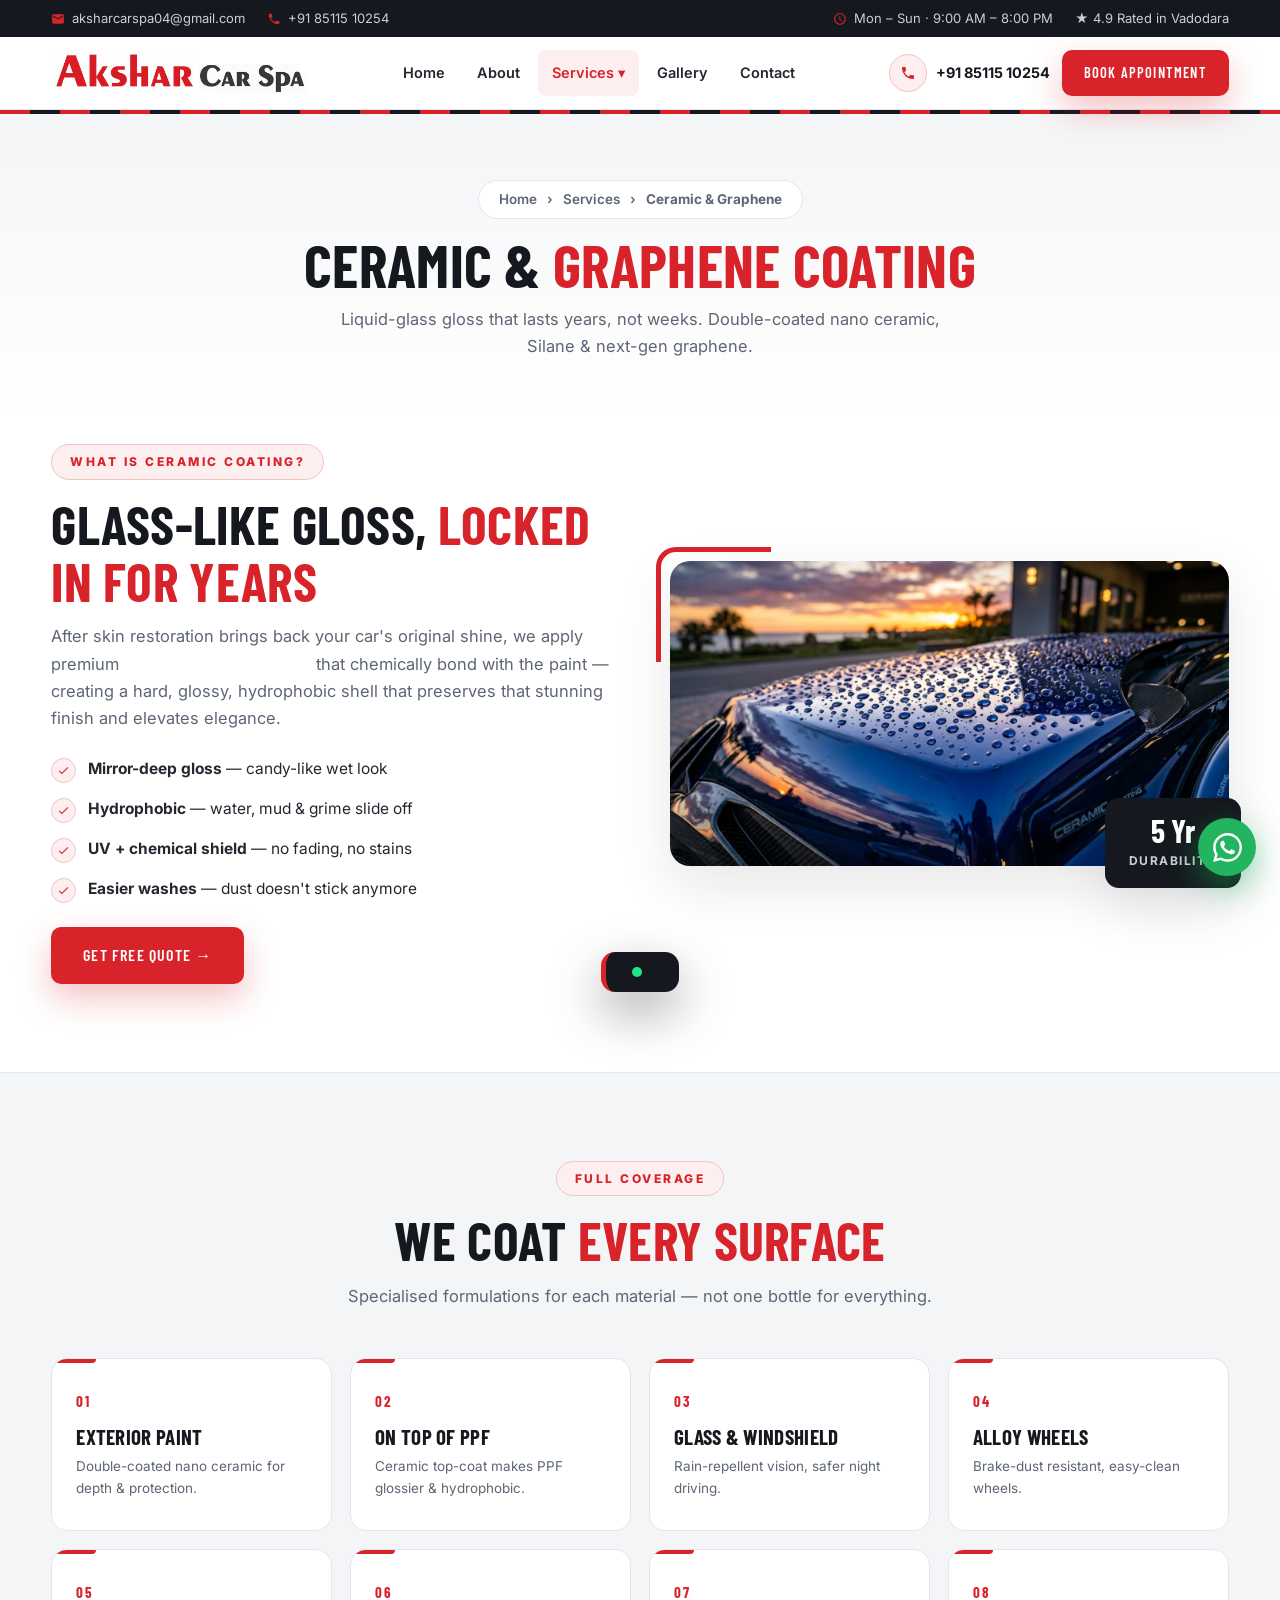
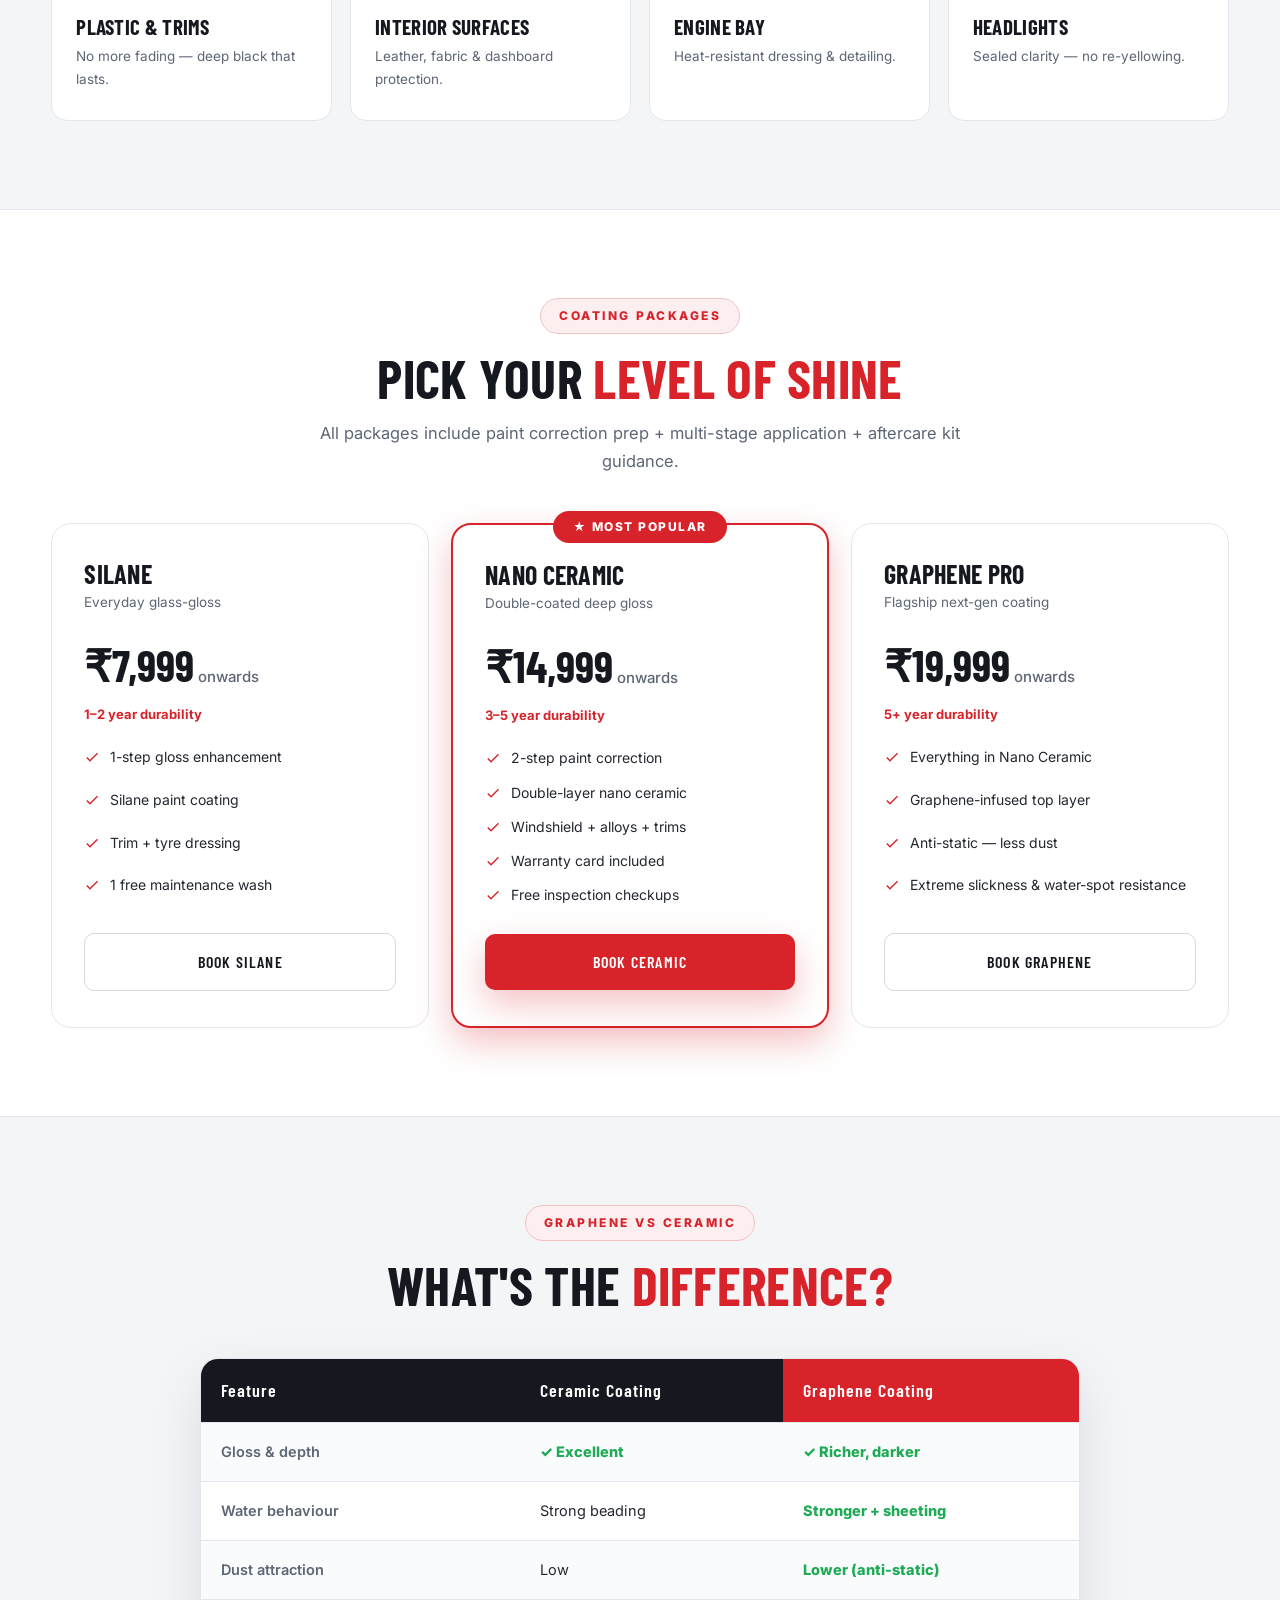
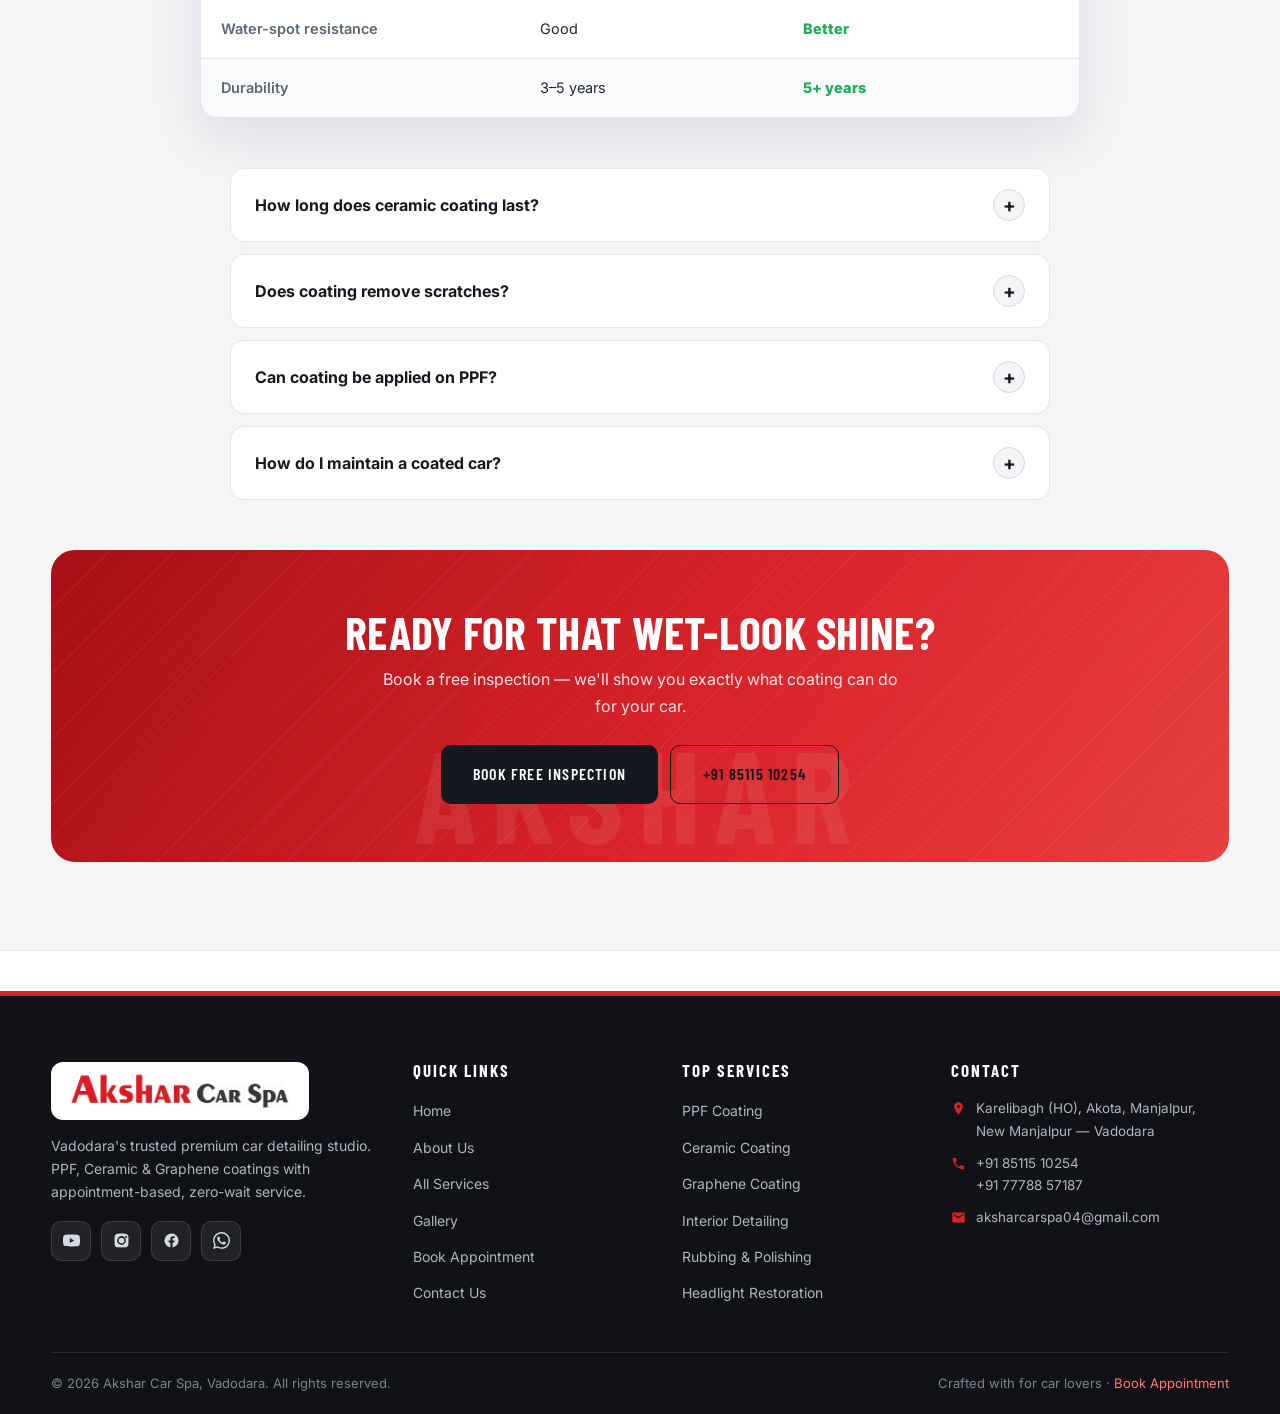
<file: coatings.html>
<!DOCTYPE html>
<html lang="en">
<head>
<meta charset="UTF-8">
<meta name="theme-color" content="#d8232a">
<meta name="mobile-web-app-capable" content="yes">
<meta name="apple-mobile-web-app-capable" content="yes">
<meta name="format-detection" content="telephone=yes">
<link rel="manifest" href="manifest.json">
<meta name="viewport" content="width=device-width, initial-scale=1.0, viewport-fit=cover">
<title>Ceramic & Graphene Coating in Vadodara — Akshar Car Spa</title>
<meta name="description" content="Premium ceramic & graphene coating in Vadodara. Double-coated nano ceramic, Silane & Silane Pro with 3–5 year durability. Free inspection at 4 branches.">
<link rel="preconnect" href="https://fonts.googleapis.com">
<link rel="preconnect" href="https://fonts.gstatic.com" crossorigin>
<link href="https://fonts.googleapis.com/css2?family=Barlow+Condensed:wght@500;600;700&family=Inter:wght@400;500;600;700;800&display=swap" rel="stylesheet">
<link rel="stylesheet" href="css/style.css?v=3">
<link rel="stylesheet" href="css/mobile.css?v=3">
<link rel="icon" href="data:image/svg+xml,<svg xmlns='http://www.w3.org/2000/svg' viewBox='0 0 24 24'><rect width='24' height='24' rx='6' fill='%23d8232a'/><path d='M12 4l4.5 4.5a6 6 0 11-9 0z' fill='%23141414'/></svg>">
</head>
<body>
<div id="loader" aria-hidden="true"><div class="ld-inner">
    <div class="ld-logo"><img src="images/logo.jpg" alt=""></div>
    <div class="ld-name">AKSHAR <span>CAR SPA</span></div>
    <div class="ld-bar"><span></span></div>
    <div class="ld-tag">Experience The Shine</div>
  </div></div>
<div class="scroll-progress" id="scrollProgress"></div>

<div class="topbar"><div class="container">
 <div class="tb-group"><a class="tb-item" href="mailto:aksharcarspa04@gmail.com"><svg viewBox="0 0 24 24"><path d="M20 4H4c-1.1 0-1.99.9-1.99 2L2 18c0 1.1.9 2 2 2h16c1.1 0 2-.9 2-2V6c0-1.1-.9-2-2-2zm0 4l-8 5-8-5V6l8 5 8-5v2z"/></svg> aksharcarspa04@gmail.com</a><a class="tb-item tb-hide" href="tel:+918511510254"><svg viewBox="0 0 24 24"><path d="M6.62 10.79c1.44 2.83 3.76 5.14 6.59 6.59l2.2-2.2c.27-.27.67-.36 1.02-.24 1.12.37 2.33.57 3.57.57.55 0 1 .45 1 1V20c0 .55-.45 1-1 1-9.39 0-17-7.61-17-17 0-.55.45-1 1-1h3.5c.55 0 1 .45 1 1 0 1.25.2 2.45.57 3.57.11.35.03.74-.25 1.02l-2.2 2.2z"/></svg> +91 85115 10254</a></div>
 <div class="tb-group"><span class="tb-item tb-hide"><svg viewBox="0 0 24 24"><path d="M11.99 2C6.47 2 2 6.48 2 12s4.47 10 9.99 10C17.52 22 22 17.52 22 12S17.52 2 11.99 2zM12 20c-4.42 0-8-3.58-8-8s3.58-8 8-8 8 3.58 8 8-3.58 8-8 8zm.5-13H11v6l5.25 3.15.75-1.23-4.5-2.67z"/></svg> Mon – Sun · 9:00 AM – 8:00 PM</span><span class="tb-item">★ 4.9 Rated in Vadodara</span></div>
</div></div>

<header class="navbar"><div class="container nav-inner">
 <a href="index.html" class="logo logo-img"><img src="images/logo.jpg" alt="Akshar Car Spa, Vadodara" fetchpriority="high"></a>
 <ul class="nav-links">
  <li><a href="index.html">Home</a></li><li><a href="about.html">About</a></li>
  <li class="has-drop"><a href="services.html" class="active">Services ▾</a><div class="dropdown-menu"><a href="ppf.html"> Paint Protection Film (PPF)</a><a href="coatings.html"> Ceramic & Graphene Coating</a><a href="services.html"> Premium Car Wash</a><a href="services.html"> Interior Detailing</a><a href="services.html">View All Services →</a></div></li>
  <li><a href="gallery.html">Gallery</a></li><li><a href="contact.html">Contact</a></li>
 </ul>
 <div class="nav-cta"><a class="nav-phone" href="tel:+918511510254"><span class="ph-ic"><svg viewBox="0 0 24 24"><path d="M6.62 10.79c1.44 2.83 3.76 5.14 6.59 6.59l2.2-2.2c.27-.27.67-.36 1.02-.24 1.12.37 2.33.57 3.57.57.55 0 1 .45 1 1V20c0 .55-.45 1-1 1-9.39 0-17-7.61-17-17 0-.55.45-1 1-1h3.5c.55 0 1 .45 1 1 0 1.25.2 2.45.57 3.57.11.35.03.74-.25 1.02l-2.2 2.2z"/></svg></span><span>+91 85115 10254</span></a><a href="#" class="btn btn-red btn-sm" data-book>Book Appointment</a><button class="hamburger" aria-label="Menu"><span></span><span></span><span></span></button></div>
</div></header>
<nav class="mobile-menu"><button class="mm-close">✕</button><a href="index.html">Home</a><a href="about.html">About Us</a><a href="services.html">All Services</a><a href="ppf.html"> PPF Coating</a><a href="coatings.html" class="active"> Ceramic & Graphene</a><a href="gallery.html">Gallery</a><a href="contact.html">Contact</a><a href="booking.html"> Book Appointment</a><a href="#" class="btn btn-red mm-book" data-book>Book Now</a></nav>

<div class="page-hero"><div class="container">
 <span class="crumbs"><a href="index.html">Home</a> › <a href="services.html">Services</a> › <b style="color:var(--gold)">Ceramic & Graphene</b></span>
 <h1>Ceramic & <span style="background:var(--red);-webkit-background-clip:text;background-clip:text;color:transparent">Graphene Coating</span></h1>
 <p>Liquid-glass gloss that lasts years, not weeks. Double-coated nano ceramic, Silane & next-gen graphene.</p>
</div></div>

<section style="padding-top:30px"><div class="container split">
 <div class="reveal reveal-d1">
  <span class="sec-badge"> What is Ceramic Coating?</span>
  <h2 class="sec-title">Glass-Like Gloss, <span class="red">Locked In For Years</span></h2>
  <p class="sec-sub">After skin restoration brings back your car's original shine, we apply premium <b style="color:#fff">nano-ceramic coatings</b> that chemically bond with the paint — creating a hard, glossy, hydrophobic shell that preserves that stunning finish and elevates elegance.</p>
  <ul class="check-list">
   <li><span class="check-ic"><svg viewBox="0 0 24 24"><path d="M9 16.17L4.83 12l-1.42 1.41L9 19 21 7l-1.41-1.41z"/></svg></span><span><b>Mirror-deep gloss</b> — candy-like wet look</span></li>
   <li><span class="check-ic"><svg viewBox="0 0 24 24"><path d="M9 16.17L4.83 12l-1.42 1.41L9 19 21 7l-1.41-1.41z"/></svg></span><span><b>Hydrophobic</b> — water, mud & grime slide off</span></li>
   <li><span class="check-ic"><svg viewBox="0 0 24 24"><path d="M9 16.17L4.83 12l-1.42 1.41L9 19 21 7l-1.41-1.41z"/></svg></span><span><b>UV + chemical shield</b> — no fading, no stains</span></li>
   <li><span class="check-ic"><svg viewBox="0 0 24 24"><path d="M9 16.17L4.83 12l-1.42 1.41L9 19 21 7l-1.41-1.41z"/></svg></span><span><b>Easier washes</b> — dust doesn't stick anymore</span></li>
  </ul>
  <div class="hero-btns" style="margin:0"><a href="#" class="btn btn-red" data-book>Get Free Quote →</a></div>
 </div>
 <div class="split-img reveal"><img src="images/ceramic-coating.jpg" srcset="images/small/ceramic-coating.jpg 480w, images/ceramic-coating.jpg 1024w" sizes="(max-width: 640px) 90vw, (max-width: 1024px) 45vw, 800px" alt="Ceramic coating water beading" loading="lazy"><div class="img-badge"><strong>5 Yr</strong><span>Durability</span></div></div>
</div></section>

<!-- SURFACES -->
<section style="background:var(--bg2);border-top:1px solid var(--border);border-bottom:1px solid var(--border)"><div class="container">
 <div class="center reveal"><span class="sec-badge">Full Coverage</span><h2 class="sec-title">We Coat <span class="red">Every Surface</span></h2><p class="sec-sub">Specialised formulations for each material — not one bottle for everything.</p></div>
 <div class="feat-row">
  <div class="feat reveal"><div class="f-ic"></div><h4>Exterior Paint</h4><p>Double-coated nano ceramic for depth & protection.</p></div>
  <div class="feat reveal reveal-d1"><div class="f-ic"></div><h4>On Top of PPF</h4><p>Ceramic top-coat makes PPF glossier & hydrophobic.</p></div>
  <div class="feat reveal reveal-d2"><div class="f-ic"></div><h4>Glass & Windshield</h4><p>Rain-repellent vision, safer night driving.</p></div>
  <div class="feat reveal reveal-d3"><div class="f-ic"></div><h4>Alloy Wheels</h4><p>Brake-dust resistant, easy-clean wheels.</p></div>
  <div class="feat reveal"><div class="f-ic"></div><h4>Plastic & Trims</h4><p>No more fading — deep black that lasts.</p></div>
  <div class="feat reveal reveal-d1"><div class="f-ic"></div><h4>Interior Surfaces</h4><p>Leather, fabric & dashboard protection.</p></div>
  <div class="feat reveal reveal-d2"><div class="f-ic"></div><h4>Engine Bay</h4><p>Heat-resistant dressing & detailing.</p></div>
  <div class="feat reveal reveal-d3"><div class="f-ic"></div><h4>Headlights</h4><p>Sealed clarity — no re-yellowing.</p></div>
 </div>
</div></section>

<!-- PACKAGES -->
<section><div class="container">
 <div class="center reveal"><span class="sec-badge">Coating Packages</span><h2 class="sec-title">Pick Your <span class="red">Level of Shine</span></h2><p class="sec-sub">All packages include paint correction prep + multi-stage application + aftercare kit guidance.</p></div>
 <div class="pricing">
  <div class="price-card reveal"><h3>Silane</h3><p class="pk-sub">Everyday glass-gloss</p><div class="price-val">₹7,999<small> onwards</small></div><p class="price-note">1–2 year durability</p>
   <ul><li><svg viewBox="0 0 24 24"><path d="M9 16.17L4.83 12l-1.42 1.41L9 19 21 7l-1.41-1.41z"/></svg>1-step gloss enhancement</li><li><svg viewBox="0 0 24 24"><path d="M9 16.17L4.83 12l-1.42 1.41L9 19 21 7l-1.41-1.41z"/></svg>Silane paint coating</li><li><svg viewBox="0 0 24 24"><path d="M9 16.17L4.83 12l-1.42 1.41L9 19 21 7l-1.41-1.41z"/></svg>Trim + tyre dressing</li><li><svg viewBox="0 0 24 24"><path d="M9 16.17L4.83 12l-1.42 1.41L9 19 21 7l-1.41-1.41z"/></svg>1 free maintenance wash</li></ul><a href="#" class="btn btn-ghost" data-book>Book Silane</a></div>
  <div class="price-card featured reveal reveal-d1"><span class="pop-tag">★ MOST POPULAR</span><h3>Nano Ceramic</h3><p class="pk-sub">Double-coated deep gloss</p><div class="price-val">₹14,999<small> onwards</small></div><p class="price-note">3–5 year durability</p>
   <ul><li><svg viewBox="0 0 24 24"><path d="M9 16.17L4.83 12l-1.42 1.41L9 19 21 7l-1.41-1.41z"/></svg>2-step paint correction</li><li><svg viewBox="0 0 24 24"><path d="M9 16.17L4.83 12l-1.42 1.41L9 19 21 7l-1.41-1.41z"/></svg>Double-layer nano ceramic</li><li><svg viewBox="0 0 24 24"><path d="M9 16.17L4.83 12l-1.42 1.41L9 19 21 7l-1.41-1.41z"/></svg>Windshield + alloys + trims</li><li><svg viewBox="0 0 24 24"><path d="M9 16.17L4.83 12l-1.42 1.41L9 19 21 7l-1.41-1.41z"/></svg>Warranty card included</li><li><svg viewBox="0 0 24 24"><path d="M9 16.17L4.83 12l-1.42 1.41L9 19 21 7l-1.41-1.41z"/></svg>Free inspection checkups</li></ul><a href="#" class="btn btn-red" data-book>Book Ceramic</a></div>
  <div class="price-card reveal reveal-d2"><h3>Graphene Pro </h3><p class="pk-sub">Flagship next-gen coating</p><div class="price-val">₹19,999<small> onwards</small></div><p class="price-note">5+ year durability</p>
   <ul><li><svg viewBox="0 0 24 24"><path d="M9 16.17L4.83 12l-1.42 1.41L9 19 21 7l-1.41-1.41z"/></svg>Everything in Nano Ceramic</li><li><svg viewBox="0 0 24 24"><path d="M9 16.17L4.83 12l-1.42 1.41L9 19 21 7l-1.41-1.41z"/></svg>Graphene-infused top layer</li><li><svg viewBox="0 0 24 24"><path d="M9 16.17L4.83 12l-1.42 1.41L9 19 21 7l-1.41-1.41z"/></svg>Anti-static — less dust</li><li><svg viewBox="0 0 24 24"><path d="M9 16.17L4.83 12l-1.42 1.41L9 19 21 7l-1.41-1.41z"/></svg>Extreme slickness & water-spot resistance</li></ul><a href="#" class="btn btn-ghost" data-book>Book Graphene</a></div>
 </div>
</div></section>

<!-- GRAPHENE VS CERAMIC -->
<section style="background:var(--bg2);border-top:1px solid var(--border);border-bottom:1px solid var(--border)"><div class="container">
 <div class="center reveal"><span class="sec-badge">Graphene vs Ceramic</span><h2 class="sec-title">What's the <span class="red">Difference?</span></h2></div>
 <div class="compare reveal"><table>
  <tr><th>Feature</th><th>Ceramic Coating</th><th class="hl">Graphene Coating </th></tr>
  <tr><td>Gloss & depth</td><td><span class="tick">✓ Excellent</span></td><td><span class="tick">✓ Richer, darker</span></td></tr>
  <tr><td>Water behaviour</td><td>Strong beading</td><td><span class="tick">Stronger + sheeting</span></td></tr>
  <tr><td>Dust attraction</td><td>Low</td><td><span class="tick">Lower (anti-static)</span></td></tr>
  <tr><td>Water-spot resistance</td><td>Good</td><td><span class="tick">Better</span></td></tr>
  <tr><td>Durability</td><td>3–5 years</td><td><span class="tick">5+ years</span></td></tr>
 </table></div>
 <div class="faq-wrap reveal" style="margin-top:50px">
  <div class="faq"><button class="faq-q">How long does ceramic coating last?<span class="plus">+</span></button><div class="faq-a"><p>Our double-coated nano ceramic lasts 3–5 years and graphene 5+ years with proper maintenance washes.</p></div></div>
  <div class="faq"><button class="faq-q">Does coating remove scratches?<span class="plus">+</span></button><div class="faq-a"><p>Coating itself doesn't remove scratches — that's why every package starts with machine paint correction, which removes swirls and oxidation before we lock in the finish.</p></div></div>
  <div class="faq"><button class="faq-q">Can coating be applied on PPF?<span class="plus">+</span></button><div class="faq-a"><p>Yes! A ceramic top-coat on PPF is the ultimate combo — physical protection of film + gloss and hydrophobics of ceramic.</p></div></div>
  <div class="faq"><button class="faq-q">How do I maintain a coated car?<span class="plus">+</span></button><div class="faq-a"><p>pH-neutral shampoos, microfibre drying, and our periodic maintenance washes. Avoid automatic brush car washes.</p></div></div>
 </div>
 <div class="center reveal" style="margin-top:50px"><div class="cta-banner"><h2>Ready for That Wet-Look Shine? </h2><p>Book a free inspection — we'll show you exactly what coating can do for your car.</p><div class="cta-btns"><a href="#" class="btn btn-dark" data-book> Book Free Inspection</a><a href="tel:+918511510254" class="btn btn-ghost" style="border-color:#141414;color:#141414"> +91 85115 10254</a></div></div></div>
</div></section>

<footer><div class="container"><div class="foot-grid">
 <div class="foot-about"><a href="index.html" class="logo logo-footer"><img src="images/logo.jpg" alt="Akshar Car Spa" loading="lazy"></a><p>Vadodara's trusted premium car detailing studio. PPF, Ceramic & Graphene coatings with appointment-based, zero-wait service.</p><div class="socials"><a href="https://www.youtube.com/channel/UCruIUTBnso2y1WBrChyFluQ" target="_blank" aria-label="YouTube"><svg viewBox="0 0 24 24"><path d="M23.5 6.2a3 3 0 00-2.1-2.1C19.5 3.5 12 3.5 12 3.5s-7.5 0-9.4.6A3 3 0 00.5 6.2 31.3 31.3 0 000 12a31.3 31.3 0 00.5 5.8 3 3 0 002.1 2.1c1.9.6 9.4.6 9.4.6s7.5 0 9.4-.6a3 3 0 002.1-2.1A31.3 31.3 0 0024 12a31.3 31.3 0 00-.5-5.8zM9.6 15.6V8.4L15.8 12l-6.2 3.6z"/></svg></a><a href="#" aria-label="Instagram"><svg viewBox="0 0 24 24"><path d="M12 2.2c3.2 0 3.6 0 4.9.1 3.3.1 4.8 1.7 4.9 4.9.1 1.3.1 1.6.1 4.8s0 3.6-.1 4.8c-.1 3.2-1.7 4.8-4.9 4.9-1.3.1-1.6.1-4.9.1s-3.6 0-4.9-.1c-3.3-.1-4.8-1.7-4.9-4.9C2.2 15.6 2.2 15.2 2.2 12s0-3.6.1-4.8C2.4 4 4 2.4 7.2 2.3 8.4 2.2 8.8 2.2 12 2.2zm0 3.6a6.2 6.2 0 100 12.4 6.2 6.2 0 000-12.4zm0 10.2a4 4 0 110-8 4 4 0 010 8zm6.4-10.5a1.4 1.4 0 100 2.9 1.4 1.4 0 000-2.9z"/></svg></a><a href="#" aria-label="Facebook"><svg viewBox="0 0 24 24"><path d="M22 12a10 10 0 10-11.6 9.9v-7H7.9V12h2.5V9.8c0-2.5 1.5-3.9 3.8-3.9 1.1 0 2.2.2 2.2.2v2.5h-1.3c-1.2 0-1.6.8-1.6 1.6V12h2.8l-.4 2.9h-2.4v7A10 10 0 0022 12z"/></svg></a><a href="https://wa.me/918511510254" target="_blank" aria-label="WhatsApp"><svg viewBox="0 0 24 24"><path d="M17.5 14.4c-.3-.15-1.76-.87-2.03-.97-.27-.1-.47-.15-.67.15-.2.3-.77.97-.94 1.17-.17.2-.35.22-.65.07-.3-.15-1.26-.46-2.4-1.48-.88-.79-1.48-1.76-1.65-2.06-.17-.3-.02-.46.13-.61.13-.13.3-.35.45-.52.15-.17.2-.3.3-.5.1-.2.05-.37-.02-.52-.08-.15-.67-1.62-.92-2.22-.24-.58-.49-.5-.67-.51h-.57c-.2 0-.52.07-.8.37-.27.3-1.04 1.02-1.04 2.5 0 1.47 1.07 2.89 1.22 3.09.15.2 2.1 3.2 5.1 4.49.71.31 1.27.49 1.7.63.72.23 1.37.2 1.88.12.57-.09 1.76-.72 2-1.42.25-.7.25-1.29.18-1.42-.08-.12-.28-.2-.58-.35zM12.05 21.8h-.01a9.87 9.87 0 01-5.03-1.38l-.36-.21-3.74.98 1-3.65-.24-.37a9.86 9.86 0 01-1.51-5.26c0-5.45 4.44-9.88 9.9-9.88a9.82 9.82 0 016.99 2.9 9.82 9.82 0 012.9 7c0 5.45-4.45 9.87-9.9 9.87zm8.42-18.29A11.82 11.82 0 0012.05 0C5.5 0 .16 5.34.16 11.9c0 2.1.55 4.14 1.59 5.95L.06 24l6.3-1.65a11.9 11.9 0 005.68 1.45h.01c6.55 0 11.89-5.34 11.89-11.9 0-3.18-1.24-6.16-3.47-8.39z"/></svg></a></div></div>
 <div><h4>Quick Links</h4><ul><li><a href="index.html">Home</a></li><li><a href="about.html">About Us</a></li><li><a href="services.html">All Services</a></li><li><a href="gallery.html">Gallery</a></li><li><a href="booking.html">Book Appointment</a></li><li><a href="contact.html">Contact Us</a></li></ul></div>
 <div><h4>Top Services</h4><ul><li><a href="ppf.html">PPF Coating</a></li><li><a href="coatings.html">Ceramic Coating</a></li><li><a href="coatings.html">Graphene Coating</a></li><li><a href="services.html">Interior Detailing</a></li><li><a href="services.html">Rubbing & Polishing</a></li><li><a href="services.html">Headlight Restoration</a></li></ul></div>
 <div><h4>Contact</h4><ul class="foot-contact"><li><svg viewBox="0 0 24 24"><path d="M12 2C8.13 2 5 5.13 5 8.5c0 5.25 7 13 7 13s7-7.75 7-13C19 5.13 15.87 2 12 2zm0 9.5c-1.38 0-2.5-1.12-2.5-2.5s1.12-2.5 2.5-2.5 2.5 1.12 2.5 2.5-1.12 2.5-2.5 2.5z"/></svg><span>Karelibagh (HO), Akota, Manjalpur, New Manjalpur — Vadodara</span></li><li><svg viewBox="0 0 24 24"><path d="M6.62 10.79c1.44 2.83 3.76 5.14 6.59 6.59l2.2-2.2c.27-.27.67-.36 1.02-.24 1.12.37 2.33.57 3.57.57.55 0 1 .45 1 1V20c0 .55-.45 1-1 1-9.39 0-17-7.61-17-17 0-.55.45-1 1-1h3.5c.55 0 1 .45 1 1 0 1.25.2 2.45.57 3.57.11.35.03.74-.25 1.02l-2.2 2.2z"/></svg><span>+91 85115 10254<br>+91 77788 57187</span></li><li><svg viewBox="0 0 24 24"><path d="M20 4H4c-1.1 0-1.99.9-1.99 2L2 18c0 1.1.9 2 2 2h16c1.1 0 2-.9 2-2V6c0-1.1-.9-2-2-2zm0 4l-8 5-8-5V6l8 5 8-5v2z"/></svg><span>aksharcarspa04@gmail.com</span></li></ul></div>
</div><div class="foot-bottom"><span>© <span class="js-year">2026</span> Akshar Car Spa, Vadodara. All rights reserved.</span><span>Crafted with for car lovers · <a href="booking.html">Book Appointment</a></span></div></div></footer>

<a class="wa-float" href="https://wa.me/918511510254?text=Hi!%20I%20want%20ceramic%20coating%20price%20for%20my%20car." target="_blank" aria-label="Chat on WhatsApp"><svg viewBox="0 0 24 24"><path d="M17.5 14.4c-.3-.15-1.76-.87-2.03-.97-.27-.1-.47-.15-.67.15-.2.3-.77.97-.94 1.17-.17.2-.35.22-.65.07-.3-.15-1.26-.46-2.4-1.48-.88-.79-1.48-1.76-1.65-2.06-.17-.3-.02-.46.13-.61.13-.13.3-.35.45-.52.15-.17.2-.3.3-.5.1-.2.05-.37-.02-.52-.08-.15-.67-1.62-.92-2.22-.24-.58-.49-.5-.67-.51h-.57c-.2 0-.52.07-.8.37-.27.3-1.04 1.02-1.04 2.5 0 1.47 1.07 2.89 1.22 3.09.15.2 2.1 3.2 5.1 4.49.71.31 1.27.49 1.7.63.72.23 1.37.2 1.88.12.57-.09 1.76-.72 2-1.42.25-.7.25-1.29.18-1.42-.08-.12-.28-.2-.58-.35zM12.05 21.8h-.01a9.87 9.87 0 01-5.03-1.38l-.36-.21-3.74.98 1-3.65-.24-.37a9.86 9.86 0 01-1.51-5.26c0-5.45 4.44-9.88 9.9-9.88a9.82 9.82 0 016.99 2.9 9.82 9.82 0 012.9 7c0 5.45-4.45 9.87-9.9 9.87zm8.42-18.29A11.82 11.82 0 0012.05 0C5.5 0 .16 5.34.16 11.9c0 2.1.55 4.14 1.59 5.95L.06 24l6.3-1.65a11.9 11.9 0 005.68 1.45h.01c6.55 0 11.89-5.34 11.89-11.9 0-3.18-1.24-6.16-3.47-8.39z"/></svg></a>
<button class="to-top" aria-label="Back to top">↑</button>
<div class="modal" id="bookModal"><div class="modal-bg"></div><div class="modal-box"><button class="modal-close">✕</button><h3>Book Appointment </h3><p>Zero waiting — your car starts getting served the moment you arrive.</p><form data-form="book"><div class="f-row"><div class="f-group"><label>Your Name *</label><input type="text" name="name" autocomplete="name" placeholder="Full name" required></div><div class="f-group"><label>Phone *</label><input type="tel" name="phone" placeholder="10-digit mobile" required maxlength="10" inputmode="numeric" autocomplete="tel"></div></div><div class="f-row"><div class="f-group"><label>Service *</label><select name="service"><option>Ceramic Coating</option><option>Graphene Coating</option><option>PPF Coating</option><option>Interior Detailing</option><option>Premium Car Wash</option><option>Free Inspection</option></select></div><div class="f-group"><label>Branch *</label><select name="branch"><option>Karelibagh (HO)</option><option>Akota</option><option>Manjalpur</option><option>New Manjalpur</option></select></div></div><div class="f-group"><label>Preferred Date</label><input type="date" name="date"></div><button type="submit" class="btn btn-red" style="width:100%">Confirm Booking →</button></form></div></div>
<div class="toast" id="toast"><span class="t-dot"></span><span class="t-msg"></span></div>
<script src="js/main.js?v=3"></script>
<script src="js/mobile.js?v=3"></script>
</body>
</html>
</file>
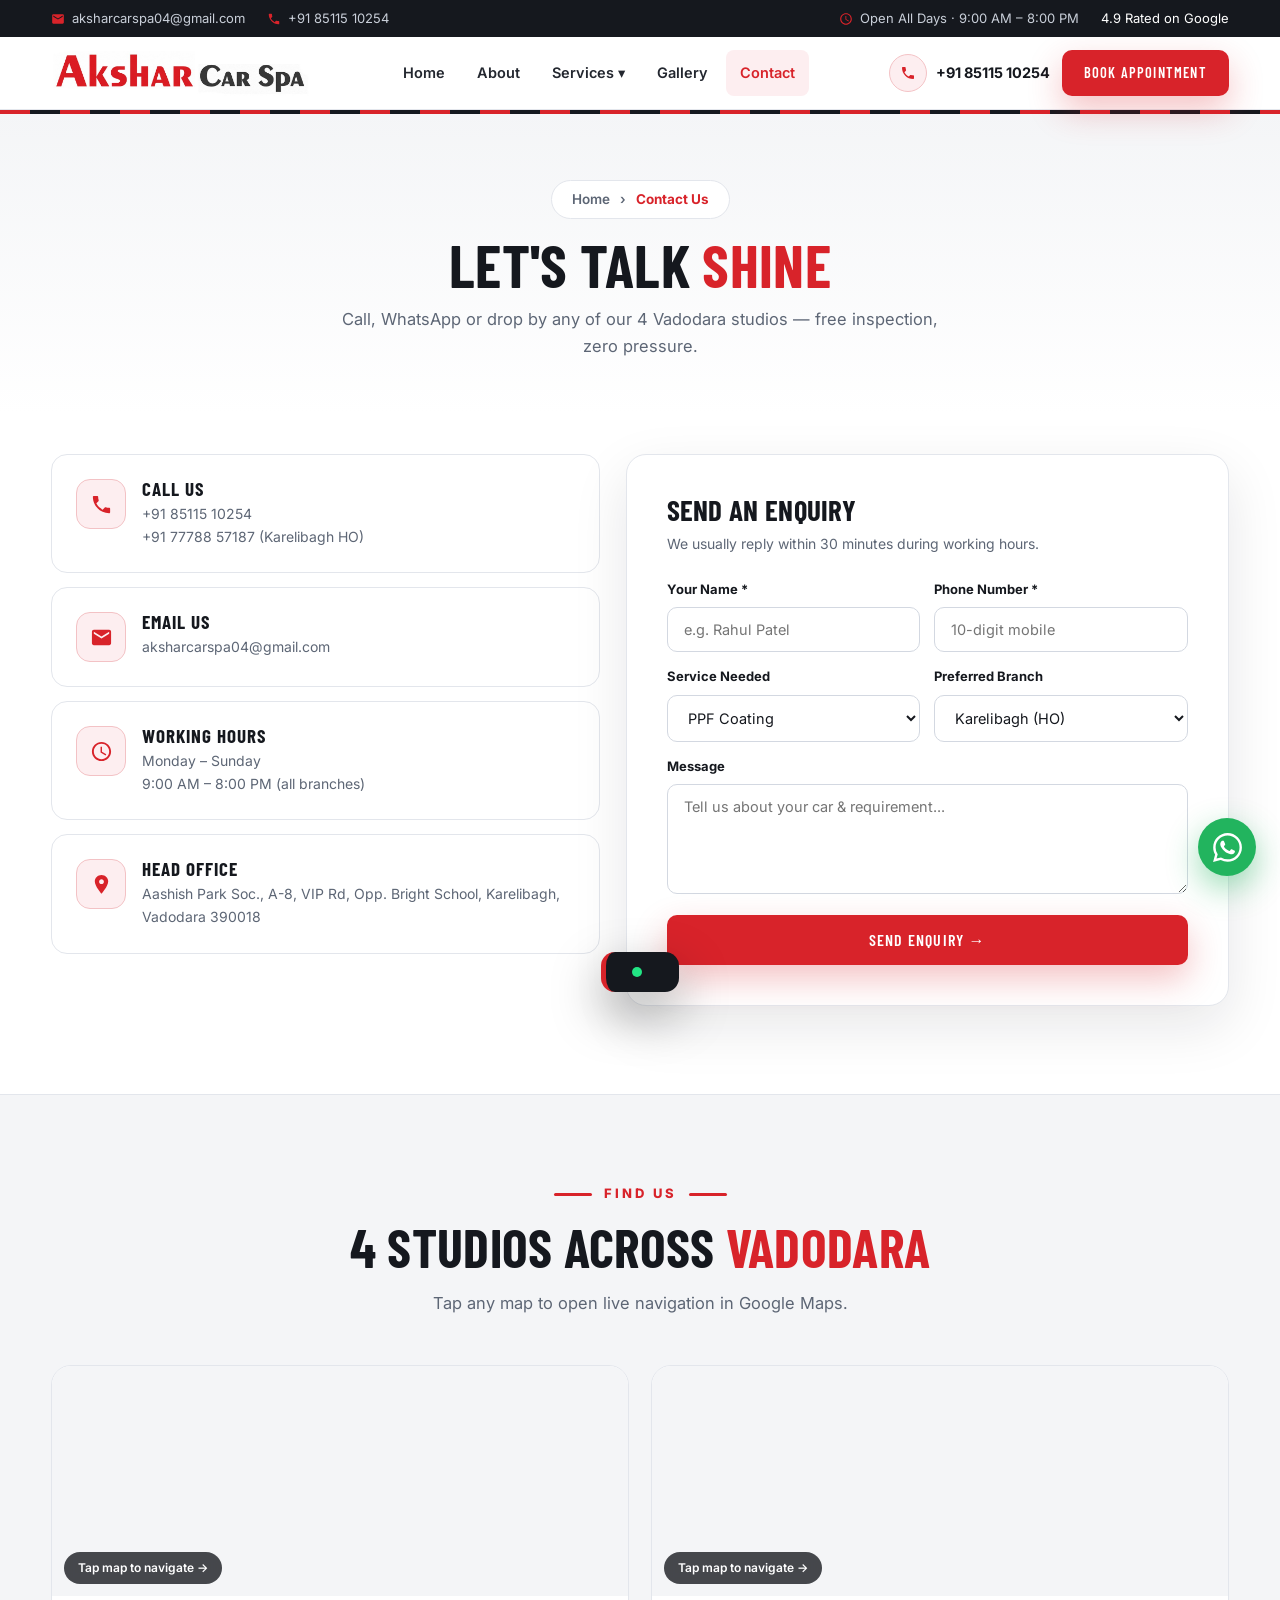
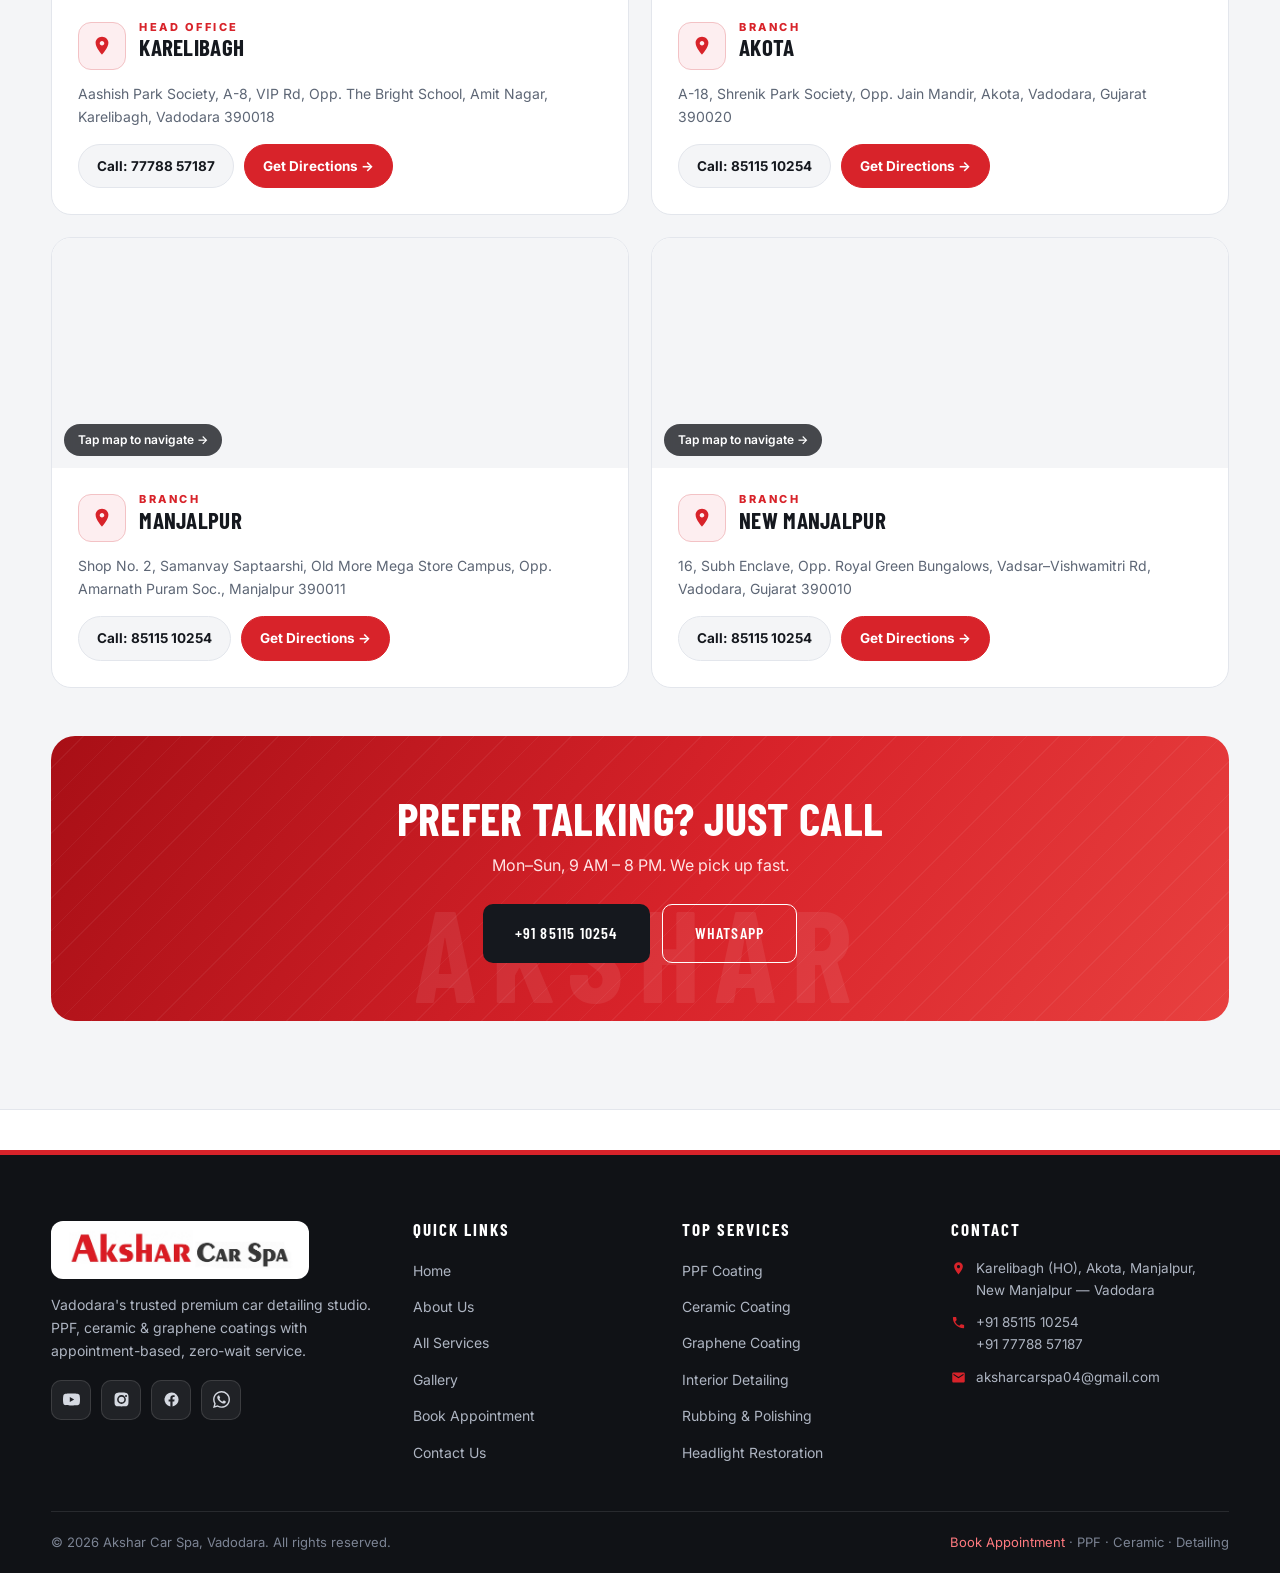
<file: contact.html>
<!DOCTYPE html>
<html lang="en">
<head>
<meta charset="UTF-8">
<meta name="viewport" content="width=device-width, initial-scale=1.0, viewport-fit=cover">
<title>Contact Us — Akshar Car Spa Vadodara | 4 Branches, Free Inspection</title>
<meta name="description" content="Contact Akshar Car Spa Vadodara — Karelibagh (HO), Akota, Manjalpur, New Manjalpur. Call, WhatsApp or book a free inspection today.">
<meta name="theme-color" content="#d8232a">
<meta name="mobile-web-app-capable" content="yes">
<meta name="apple-mobile-web-app-capable" content="yes">
<meta name="format-detection" content="telephone=yes">
<link rel="manifest" href="manifest.json">
<link rel="preconnect" href="https://fonts.googleapis.com">
<link rel="preconnect" href="https://fonts.gstatic.com" crossorigin>
<link href="https://fonts.googleapis.com/css2?family=Barlow+Condensed:wght@500;600;700&family=Inter:wght@400;500;600;700;800&display=swap" rel="stylesheet">
<link rel="stylesheet" href="css/style.css?v=3">
<link rel="stylesheet" href="css/mobile.css?v=3">
<link rel="icon" href="data:image/svg+xml,<svg xmlns='http://www.w3.org/2000/svg' viewBox='0 0 24 24'><rect width='24' height='24' rx='6' fill='%23d8232a'/><path d='M12 4l4.5 4.5a6 6 0 11-9 0z' fill='white'/></svg>">
<script type="application/ld+json">
{"@context":"https://schema.org","@type":"AutoBodyShop","name":"Akshar Car Spa","telephone":"+91-8511510254","email":"aksharcarspa04@gmail.com","address":{"@type":"PostalAddress","streetAddress":"Aashish Park Society A-8, VIP Road, Karelibagh","addressLocality":"Vadodara","postalCode":"390018","addressCountry":"IN"},"openingHours":"Mo-Su 09:00-20:00"}
</script>
</head>
<body>
<div id="loader" aria-hidden="true"><div class="ld-inner">
    <div class="ld-logo"><img src="images/logo.jpg" alt=""></div>
    <div class="ld-name">AKSHAR <span>CAR SPA</span></div>
    <div class="ld-bar"><span></span></div>
    <div class="ld-tag">Experience The Shine</div>
  </div></div>
<div class="scroll-progress" id="scrollProgress"></div>

<div class="topbar"><div class="container">
  <div class="tb-group">
    <a class="tb-item" href="mailto:aksharcarspa04@gmail.com"><svg viewBox="0 0 24 24"><path d="M20 4H4c-1.1 0-1.99.9-1.99 2L2 18c0 1.1.9 2 2 2h16c1.1 0 2-.9 2-2V6c0-1.1-.9-2-2-2zm0 4l-8 5-8-5V6l8 5 8-5v2z"/></svg> aksharcarspa04@gmail.com</a>
    <a class="tb-item tb-hide" href="tel:+918511510254"><svg viewBox="0 0 24 24"><path d="M6.62 10.79c1.44 2.83 3.76 5.14 6.59 6.59l2.2-2.2c.27-.27.67-.36 1.02-.24 1.12.37 2.33.57 3.57.57.55 0 1 .45 1 1V20c0 .55-.45 1-1 1-9.39 0-17-7.61-17-17 0-.55.45-1 1-1h3.5c.55 0 1 .45 1 1 0 1.25.2 2.45.57 3.57.11.35.03.74-.25 1.02l-2.2 2.2z"/></svg> +91 85115 10254</a>
  </div>
  <div class="tb-group">
    <span class="tb-item tb-hide"><svg viewBox="0 0 24 24"><path d="M11.99 2C6.47 2 2 6.48 2 12s4.47 10 9.99 10C17.52 22 22 17.52 22 12S17.52 2 11.99 2zM12 20c-4.42 0-8-3.58-8-8s3.58-8 8-8 8 3.58 8 8-3.58 8-8 8zm.5-13H11v6l5.25 3.15.75-1.23-4.5-2.67z"/></svg> Open All Days · 9:00 AM – 8:00 PM</span>
    <span class="tb-item" style="color:#fff">4.9 Rated on Google</span>
  </div>
</div></div>

<header class="navbar"><div class="container nav-inner">
  <a href="index.html" class="logo logo-img"><img src="images/logo.jpg" alt="Akshar Car Spa, Vadodara" fetchpriority="high"></a>
  <ul class="nav-links">
    <li><a href="index.html">Home</a></li><li><a href="about.html">About</a></li>
    <li class="has-drop"><a href="services.html">Services ▾</a>
      <div class="dropdown-menu">
        <a href="ppf.html">Paint Protection Film (PPF)</a>
        <a href="coatings.html">Ceramic &amp; Graphene Coating</a>
        <a href="services.html">Premium Car Wash</a>
        <a href="services.html">Interior Detailing</a>
        <a href="services.html" style="color:var(--red);font-weight:700">View All Services →</a>
      </div>
    </li>
    <li><a href="gallery.html">Gallery</a></li><li><a href="contact.html" class="active">Contact</a></li>
  </ul>
  <div class="nav-cta">
    <a class="nav-phone" href="tel:+918511510254"><span class="ph-ic"><svg viewBox="0 0 24 24"><path d="M6.62 10.79c1.44 2.83 3.76 5.14 6.59 6.59l2.2-2.2c.27-.27.67-.36 1.02-.24 1.12.37 2.33.57 3.57.57.55 0 1 .45 1 1V20c0 .55-.45 1-1 1-9.39 0-17-7.61-17-17 0-.55.45-1 1-1h3.5c.55 0 1 .45 1 1 0 1.25.2 2.45.57 3.57.11.35.03.74-.25 1.02l-2.2 2.2z"/></svg></span><span>+91 85115 10254</span></a>
    <a href="#" class="btn btn-red btn-sm" data-book>Book Appointment</a>
    <button class="hamburger" aria-label="Menu"><span></span><span></span><span></span></button>
  </div>
</div></header>
<nav class="mobile-menu">
  <button class="mm-close">✕</button>
  <a href="index.html">Home</a><a href="about.html">About Us</a><a href="services.html">All Services</a>
  <a href="ppf.html">PPF Coating</a><a href="coatings.html">Ceramic &amp; Graphene</a>
  <a href="gallery.html">Gallery</a><a href="contact.html" class="active">Contact</a><a href="booking.html">Book Appointment</a>
  <a href="#" class="btn btn-red mm-book" data-book>Book Now</a>
</nav>

<div class="page-hero"><div class="container">
  <span class="crumbs"><a href="index.html">Home</a> › <b>Contact Us</b></span>
  <h1>Let's Talk <span class="red">Shine</span></h1>
  <p>Call, WhatsApp or drop by any of our 4 Vadodara studios — free inspection, zero pressure.</p>
</div></div>

<section style="padding-top:40px"><div class="container">
  <div class="contact-grid" style="margin-top:0">
    <div class="c-info reveal">
      <div class="c-card"><span class="c-ic"><svg viewBox="0 0 24 24"><path d="M6.62 10.79c1.44 2.83 3.76 5.14 6.59 6.59l2.2-2.2c.27-.27.67-.36 1.02-.24 1.12.37 2.33.57 3.57.57.55 0 1 .45 1 1V20c0 .55-.45 1-1 1-9.39 0-17-7.61-17-17 0-.55.45-1 1-1h3.5c.55 0 1 .45 1 1 0 1.25.2 2.45.57 3.57.11.35.03.74-.25 1.02l-2.2 2.2z"/></svg></span><div><h4>Call Us</h4><p><a href="tel:+918511510254">+91 85115 10254</a><br><a href="tel:+917778857187">+91 77788 57187</a> (Karelibagh HO)</p></div></div>
      <div class="c-card"><span class="c-ic"><svg viewBox="0 0 24 24"><path d="M20 4H4c-1.1 0-1.99.9-1.99 2L2 18c0 1.1.9 2 2 2h16c1.1 0 2-.9 2-2V6c0-1.1-.9-2-2-2zm0 4l-8 5-8-5V6l8 5 8-5v2z"/></svg></span><div><h4>Email Us</h4><p><a href="mailto:aksharcarspa04@gmail.com">aksharcarspa04@gmail.com</a></p></div></div>
      <div class="c-card"><span class="c-ic"><svg viewBox="0 0 24 24"><path d="M11.99 2C6.47 2 2 6.48 2 12s4.47 10 9.99 10C17.52 22 22 17.52 22 12S17.52 2 11.99 2zM12 20c-4.42 0-8-3.58-8-8s3.58-8 8-8 8 3.58 8 8-3.58 8-8 8zm.5-13H11v6l5.25 3.15.75-1.23-4.5-2.67z"/></svg></span><div><h4>Working Hours</h4><p>Monday – Sunday<br>9:00 AM – 8:00 PM (all branches)</p></div></div>
      <div class="c-card"><span class="c-ic"><svg viewBox="0 0 24 24"><path d="M12 2C8.13 2 5 5.13 5 8.5c0 5.25 7 13 7 13s7-7.75 7-13C19 5.13 15.87 2 12 2zm0 9.5c-1.38 0-2.5-1.12-2.5-2.5s1.12-2.5 2.5-2.5 2.5 1.12 2.5 2.5-1.12 2.5-2.5 2.5z"/></svg></span><div><h4>Head Office</h4><p>Aashish Park Soc., A-8, VIP Rd, Opp. Bright School, Karelibagh, Vadodara 390018</p></div></div>
    </div>
    <div class="form-card reveal reveal-d1">
      <h3>Send an Enquiry</h3><p>We usually reply within 30 minutes during working hours.</p>
      <form data-form="contact">
        <div class="f-row"><div class="f-group"><label>Your Name *</label><input type="text" name="name" autocomplete="name" placeholder="e.g. Rahul Patel" required></div><div class="f-group"><label>Phone Number *</label><input type="tel" name="phone" placeholder="10-digit mobile" required maxlength="10" inputmode="numeric" autocomplete="tel"></div></div>
        <div class="f-row"><div class="f-group"><label>Service Needed</label><select name="service"><option>PPF Coating</option><option>Ceramic Coating</option><option>Graphene Coating</option><option>Interior Detailing</option><option>Car Wash &amp; Maintenance</option><option>Franchise Enquiry</option><option>Other / Not Sure</option></select></div><div class="f-group"><label>Preferred Branch</label><select name="branch"><option>Karelibagh (HO)</option><option>Akota</option><option>Manjalpur</option><option>New Manjalpur</option></select></div></div>
        <div class="f-group"><label>Message</label><textarea name="message" placeholder="Tell us about your car &amp; requirement..."></textarea></div>
        <button type="submit" class="btn btn-red" style="width:100%">Send Enquiry →</button>
      </form>
    </div>
  </div>
</div></section>

<!-- BRANCHES WITH MAPS -->
<section class="gray-sec"><div class="container">
  <div class="center reveal">
    <div class="sec-eyebrow">Find Us</div>
    <h2 class="sec-title">4 Studios Across <span class="red">Vadodara</span></h2>
    <p class="sec-sub">Tap any map to open live navigation in Google Maps.</p>
  </div>
  <div class="branch-grid">
    <div class="map-card reveal">
      <div class="map-frame">
        <iframe title="Akshar Car Spa Karelibagh map" src="https://www.google.com/maps?q=Akshar%20Car%20Spa%20VIP%20Road%20Karelibagh%20Vadodara&output=embed" loading="lazy"></iframe>
        <a class="map-open" href="https://maps.app.goo.gl/1LebAeTbuKiXCMzs5" target="_blank" aria-label="Open Karelibagh location in Google Maps"><span><i>◉</i> Open in Google Maps</span></a>
        <span class="map-hint">Tap map to navigate →</span>
      </div>
      <div class="map-body">
        <div class="br-head"><span class="br-ic"><svg viewBox="0 0 24 24"><path d="M12 2C8.13 2 5 5.13 5 8.5c0 5.25 7 13 7 13s7-7.75 7-13C19 5.13 15.87 2 12 2zm0 9.5c-1.38 0-2.5-1.12-2.5-2.5s1.12-2.5 2.5-2.5 2.5 1.12 2.5 2.5-1.12 2.5-2.5 2.5z"/></svg></span><h3><small>Head Office</small>Karelibagh</h3></div>
        <p>Aashish Park Society, A-8, VIP Rd, Opp. The Bright School, Amit Nagar, Karelibagh, Vadodara 390018</p>
        <div class="br-contact"><a class="chip" href="tel:+917778857187">Call: 77788 57187</a><a class="chip red" href="https://maps.app.goo.gl/1LebAeTbuKiXCMzs5" target="_blank">Get Directions →</a></div>
      </div>
    </div>
    <div class="map-card reveal reveal-d1">
      <div class="map-frame">
        <iframe title="Akshar Car Spa Akota map" src="https://www.google.com/maps?q=Shrenik%20Park%20Society%20Akota%20Vadodara&output=embed" loading="lazy"></iframe>
        <a class="map-open" href="https://goo.gl/maps/TYtxghgAZuKrZ5V36" target="_blank" aria-label="Open Akota location in Google Maps"><span><i>◉</i> Open in Google Maps</span></a>
        <span class="map-hint">Tap map to navigate →</span>
      </div>
      <div class="map-body">
        <div class="br-head"><span class="br-ic"><svg viewBox="0 0 24 24"><path d="M12 2C8.13 2 5 5.13 5 8.5c0 5.25 7 13 7 13s7-7.75 7-13C19 5.13 15.87 2 12 2zm0 9.5c-1.38 0-2.5-1.12-2.5-2.5s1.12-2.5 2.5-2.5 2.5 1.12 2.5 2.5-1.12 2.5-2.5 2.5z"/></svg></span><h3><small>Branch</small>Akota</h3></div>
        <p>A-18, Shrenik Park Society, Opp. Jain Mandir, Akota, Vadodara, Gujarat 390020</p>
        <div class="br-contact"><a class="chip" href="tel:+918511510254">Call: 85115 10254</a><a class="chip red" href="https://goo.gl/maps/TYtxghgAZuKrZ5V36" target="_blank">Get Directions →</a></div>
      </div>
    </div>
    <div class="map-card reveal">
      <div class="map-frame">
        <iframe title="Akshar Car Spa Manjalpur map" src="https://www.google.com/maps?q=Samanvay%20Saptaarshi%20Manjalpur%20Vadodara&output=embed" loading="lazy"></iframe>
        <a class="map-open" href="https://goo.gl/maps/Z7rQLhvrysPUhE3a9" target="_blank" aria-label="Open Manjalpur location in Google Maps"><span><i>◉</i> Open in Google Maps</span></a>
        <span class="map-hint">Tap map to navigate →</span>
      </div>
      <div class="map-body">
        <div class="br-head"><span class="br-ic"><svg viewBox="0 0 24 24"><path d="M12 2C8.13 2 5 5.13 5 8.5c0 5.25 7 13 7 13s7-7.75 7-13C19 5.13 15.87 2 12 2zm0 9.5c-1.38 0-2.5-1.12-2.5-2.5s1.12-2.5 2.5-2.5 2.5 1.12 2.5 2.5-1.12 2.5-2.5 2.5z"/></svg></span><h3><small>Branch</small>Manjalpur</h3></div>
        <p>Shop No. 2, Samanvay Saptaarshi, Old More Mega Store Campus, Opp. Amarnath Puram Soc., Manjalpur 390011</p>
        <div class="br-contact"><a class="chip" href="tel:+918511510254">Call: 85115 10254</a><a class="chip red" href="https://goo.gl/maps/Z7rQLhvrysPUhE3a9" target="_blank">Get Directions →</a></div>
      </div>
    </div>
    <div class="map-card reveal reveal-d1">
      <div class="map-frame">
        <iframe title="Akshar Car Spa New Manjalpur map" src="https://www.google.com/maps?q=Vadsar%20Vishwamitri%20Road%20New%20Manjalpur%20Vadodara&output=embed" loading="lazy"></iframe>
        <a class="map-open" href="https://goo.gl/maps/PmFkbsyYviQXqSmcA" target="_blank" aria-label="Open New Manjalpur location in Google Maps"><span><i>◉</i> Open in Google Maps</span></a>
        <span class="map-hint">Tap map to navigate →</span>
      </div>
      <div class="map-body">
        <div class="br-head"><span class="br-ic"><svg viewBox="0 0 24 24"><path d="M12 2C8.13 2 5 5.13 5 8.5c0 5.25 7 13 7 13s7-7.75 7-13C19 5.13 15.87 2 12 2zm0 9.5c-1.38 0-2.5-1.12-2.5-2.5s1.12-2.5 2.5-2.5 2.5 1.12 2.5 2.5-1.12 2.5-2.5 2.5z"/></svg></span><h3><small>Branch</small>New Manjalpur</h3></div>
        <p>16, Subh Enclave, Opp. Royal Green Bungalows, Vadsar–Vishwamitri Rd, Vadodara, Gujarat 390010</p>
        <div class="br-contact"><a class="chip" href="tel:+918511510254">Call: 85115 10254</a><a class="chip red" href="https://goo.gl/maps/PmFkbsyYviQXqSmcA" target="_blank">Get Directions →</a></div>
      </div>
    </div>
  </div>
  <div class="center reveal" style="margin-top:48px"><div class="cta-banner"><h2>Prefer Talking? Just Call</h2><p>Mon–Sun, 9 AM – 8 PM. We pick up fast.</p><div class="cta-btns"><a href="tel:+918511510254" class="btn btn-dark">+91 85115 10254</a><a href="https://wa.me/918511510254" target="_blank" class="btn btn-ghost">WhatsApp</a></div></div></div>
</div></section>

<footer><div class="container"><div class="foot-grid">
  <div class="foot-about">
    <a href="index.html" class="logo logo-footer"><img src="images/logo.jpg" alt="Akshar Car Spa" loading="lazy"></a>
    <p>Vadodara's trusted premium car detailing studio. PPF, ceramic &amp; graphene coatings with appointment-based, zero-wait service.</p>
    <div class="socials">
      <a href="https://www.youtube.com/channel/UCruIUTBnso2y1WBrChyFluQ" target="_blank" aria-label="YouTube"><svg viewBox="0 0 24 24"><path d="M23.5 6.2a3 3 0 00-2.1-2.1C19.5 3.5 12 3.5 12 3.5s-7.5 0-9.4.6A3 3 0 00.5 6.2 31.3 31.3 0 000 12a31.3 31.3 0 00.5 5.8 3 3 0 002.1 2.1c1.9.6 9.4.6 9.4.6s7.5 0 9.4-.6a3 3 0 002.1-2.1A31.3 31.3 0 0024 12a31.3 31.3 0 00-.5-5.8zM9.6 15.6V8.4L15.8 12l-6.2 3.6z"/></svg></a>
      
      
      <a href="#" aria-label="Instagram"><svg viewBox="0 0 24 24"><path d="M12 2.2c3.2 0 3.6 0 4.9.1 3.3.1 4.8 1.7 4.9 4.9.1 1.3.1 1.6.1 4.8s0 3.6-.1 4.8c-.1 3.2-1.7 4.8-4.9 4.9-1.3.1-1.6.1-4.9.1s-3.6 0-4.9-.1c-3.3-.1-4.8-1.7-4.9-4.9C2.2 15.6 2.2 15.2 2.2 12s0-3.6.1-4.8C2.4 4 4 2.4 7.2 2.3 8.4 2.2 8.8 2.2 12 2.2zm0 3.6a6.2 6.2 0 100 12.4 6.2 6.2 0 000-12.4zm0 10.2a4 4 0 110-8 4 4 0 010 8zm6.4-10.5a1.4 1.4 0 100 2.9 1.4 1.4 0 000-2.9z"/></svg></a><a href="#" aria-label="Facebook"><svg viewBox="0 0 24 24"><path d="M22 12a10 10 0 10-11.6 9.9v-7H7.9V12h2.5V9.8c0-2.5 1.5-3.9 3.8-3.9 1.1 0 2.2.2 2.2.2v2.5h-1.3c-1.2 0-1.6.8-1.6 1.6V12h2.8l-.4 2.9h-2.4v7A10 10 0 0022 12z"/></svg></a><a href="https://wa.me/918511510254" target="_blank" aria-label="WhatsApp"><svg viewBox="0 0 24 24"><path d="M17.5 14.4c-.3-.15-1.76-.87-2.03-.97-.27-.1-.47-.15-.67.15-.2.3-.77.97-.94 1.17-.17.2-.35.22-.65.07-.3-.15-1.26-.46-2.4-1.48-.88-.79-1.48-1.76-1.65-2.06-.17-.3-.02-.46.13-.61.13-.13.3-.35.45-.52.15-.17.2-.3.3-.5.1-.2.05-.37-.02-.52-.08-.15-.67-1.62-.92-2.22-.24-.58-.49-.5-.67-.51h-.57c-.2 0-.52.07-.8.37-.27.3-1.04 1.02-1.04 2.5 0 1.47 1.07 2.89 1.22 3.09.15.2 2.1 3.2 5.1 4.49.71.31 1.27.49 1.7.63.72.23 1.37.2 1.88.12.57-.09 1.76-.72 2-1.42.25-.7.25-1.29.18-1.42-.08-.12-.28-.2-.58-.35zM12.05 21.8h-.01a9.87 9.87 0 01-5.03-1.38l-.36-.21-3.74.98 1-3.65-.24-.37a9.86 9.86 0 01-1.51-5.26c0-5.45 4.44-9.88 9.9-9.88a9.82 9.82 0 016.99 2.9 9.82 9.82 0 012.9 7c0 5.45-4.45 9.87-9.9 9.87zm8.42-18.29A11.82 11.82 0 0012.05 0C5.5 0 .16 5.34.16 11.9c0 2.1.55 4.14 1.59 5.95L.06 24l6.3-1.65a11.9 11.9 0 005.68 1.45h.01c6.55 0 11.89-5.34 11.89-11.9 0-3.18-1.24-6.16-3.47-8.39z"/></svg></a>
    </div>
  </div>
  <div><h4>Quick Links</h4><ul><li><a href="index.html">Home</a></li><li><a href="about.html">About Us</a></li><li><a href="services.html">All Services</a></li><li><a href="gallery.html">Gallery</a></li><li><a href="booking.html">Book Appointment</a></li><li><a href="contact.html">Contact Us</a></li></ul></div>
  <div><h4>Top Services</h4><ul><li><a href="ppf.html">PPF Coating</a></li><li><a href="coatings.html">Ceramic Coating</a></li><li><a href="coatings.html">Graphene Coating</a></li><li><a href="services.html">Interior Detailing</a></li><li><a href="services.html">Rubbing &amp; Polishing</a></li><li><a href="services.html">Headlight Restoration</a></li></ul></div>
  <div><h4>Contact</h4><ul class="foot-contact"><li><svg viewBox="0 0 24 24"><path d="M12 2C8.13 2 5 5.13 5 8.5c0 5.25 7 13 7 13s7-7.75 7-13C19 5.13 15.87 2 12 2zm0 9.5c-1.38 0-2.5-1.12-2.5-2.5s1.12-2.5 2.5-2.5 2.5 1.12 2.5 2.5-1.12 2.5-2.5 2.5z"/></svg><span>Karelibagh (HO), Akota, Manjalpur, New Manjalpur — Vadodara</span></li><li><svg viewBox="0 0 24 24"><path d="M6.62 10.79c1.44 2.83 3.76 5.14 6.59 6.59l2.2-2.2c.27-.27.67-.36 1.02-.24 1.12.37 2.33.57 3.57.57.55 0 1 .45 1 1V20c0 .55-.45 1-1 1-9.39 0-17-7.61-17-17 0-.55.45-1 1-1h3.5c.55 0 1 .45 1 1 0 1.25.2 2.45.57 3.57.11.35.03.74-.25 1.02l-2.2 2.2z"/></svg><span>+91 85115 10254<br>+91 77788 57187</span></li><li><svg viewBox="0 0 24 24"><path d="M20 4H4c-1.1 0-1.99.9-1.99 2L2 18c0 1.1.9 2 2 2h16c1.1 0 2-.9 2-2V6c0-1.1-.9-2-2-2zm0 4l-8 5-8-5V6l8 5 8-5v2z"/></svg><span>aksharcarspa04@gmail.com</span></li></ul></div>
</div><div class="foot-bottom"><span>© <span class="js-year">2026</span> Akshar Car Spa, Vadodara. All rights reserved.</span><span><a href="booking.html">Book Appointment</a> · PPF · Ceramic · Detailing</span></div></div></footer>

<a class="wa-float" href="https://wa.me/918511510254?text=Hi!%20I%20have%20a%20question%20about%20car%20spa%20services." target="_blank" aria-label="Chat on WhatsApp"><svg viewBox="0 0 24 24"><path d="M17.5 14.4c-.3-.15-1.76-.87-2.03-.97-.27-.1-.47-.15-.67.15-.2.3-.77.97-.94 1.17-.17.2-.35.22-.65.07-.3-.15-1.26-.46-2.4-1.48-.88-.79-1.48-1.76-1.65-2.06-.17-.3-.02-.46.13-.61.13-.13.3-.35.45-.52.15-.17.2-.3.3-.5.1-.2.05-.37-.02-.52-.08-.15-.67-1.62-.92-2.22-.24-.58-.49-.5-.67-.51h-.57c-.2 0-.52.07-.8.37-.27.3-1.04 1.02-1.04 2.5 0 1.47 1.07 2.89 1.22 3.09.15.2 2.1 3.2 5.1 4.49.71.31 1.27.49 1.7.63.72.23 1.37.2 1.88.12.57-.09 1.76-.72 2-1.42.25-.7.25-1.29.18-1.42-.08-.12-.28-.2-.58-.35zM12.05 21.8h-.01a9.87 9.87 0 01-5.03-1.38l-.36-.21-3.74.98 1-3.65-.24-.37a9.86 9.86 0 01-1.51-5.26c0-5.45 4.44-9.88 9.9-9.88a9.82 9.82 0 016.99 2.9 9.82 9.82 0 012.9 7c0 5.45-4.45 9.87-9.9 9.87zm8.42-18.29A11.82 11.82 0 0012.05 0C5.5 0 .16 5.34.16 11.9c0 2.1.55 4.14 1.59 5.95L.06 24l6.3-1.65a11.9 11.9 0 005.68 1.45h.01c6.55 0 11.89-5.34 11.89-11.9 0-3.18-1.24-6.16-3.47-8.39z"/></svg></a>
<button class="to-top" aria-label="Back to top">↑</button>

<div class="modal" id="bookModal"><div class="modal-bg"></div><div class="modal-box">
  <button class="modal-close">✕</button>
  <h3>Book Appointment</h3>
  <p>Zero waiting — your car starts getting served the moment you arrive.</p>
  <form data-form="book">
    <div class="f-row">
      <div class="f-group"><label>Your Name *</label><input type="text" name="name" autocomplete="name" placeholder="Full name" required></div>
      <div class="f-group"><label>Phone *</label><input type="tel" name="phone" placeholder="10-digit mobile" required maxlength="10" inputmode="numeric" autocomplete="tel"></div>
    </div>
    <div class="f-row">
      <div class="f-group"><label>Service *</label><select name="service"><option>PPF Coating</option><option>Ceramic Coating</option><option>Graphene Coating</option><option>Interior Detailing</option><option>Premium Car Wash</option><option>Free Inspection</option></select></div>
      <div class="f-group"><label>Branch *</label><select name="branch"><option>Karelibagh (HO)</option><option>Akota</option><option>Manjalpur</option><option>New Manjalpur</option></select></div>
    </div>
    <div class="f-group"><label>Preferred Date</label><input type="date" name="date"></div>
    <button type="submit" class="btn btn-red" style="width:100%">Confirm Booking →</button>
  </form>
</div></div>
<div class="toast" id="toast"><span class="t-dot"></span><span class="t-msg"></span></div>
<script src="js/main.js?v=3"></script>
<script src="js/mobile.js?v=3"></script>
</body>
</html>
</file>
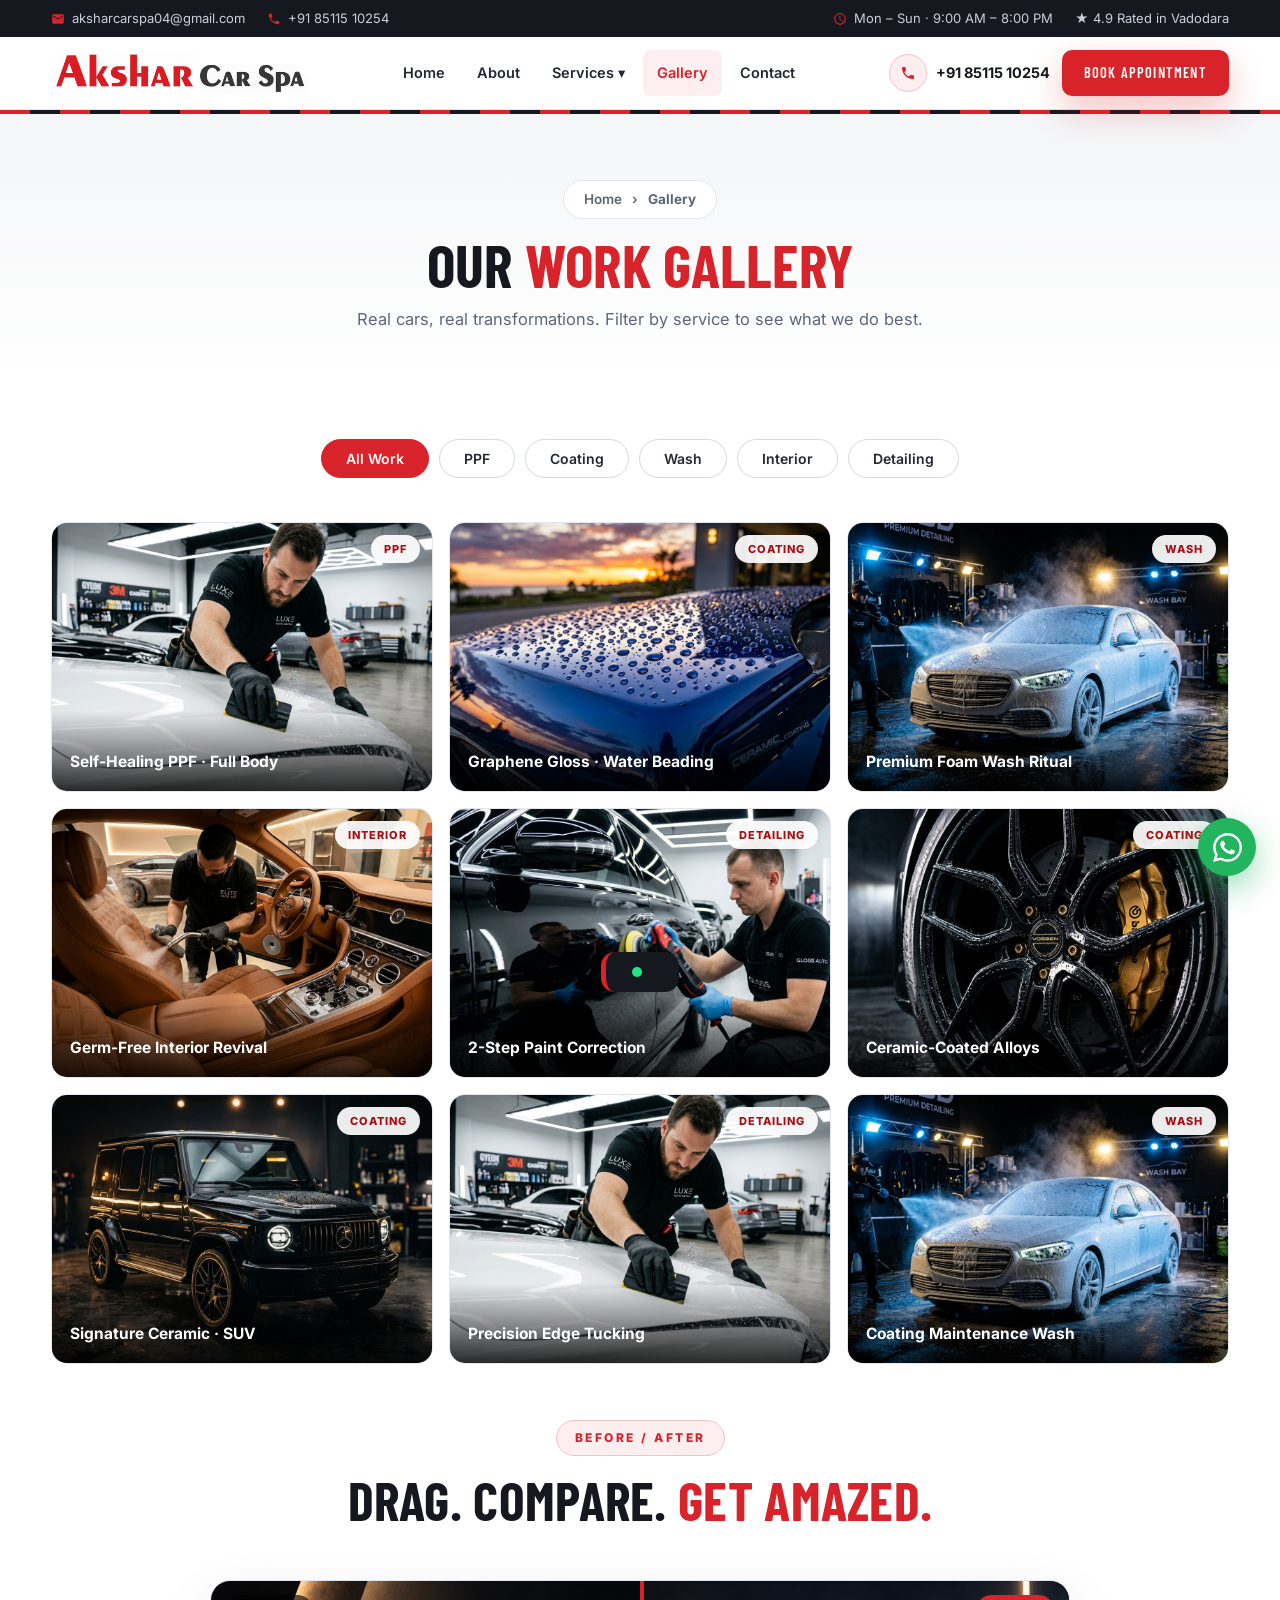
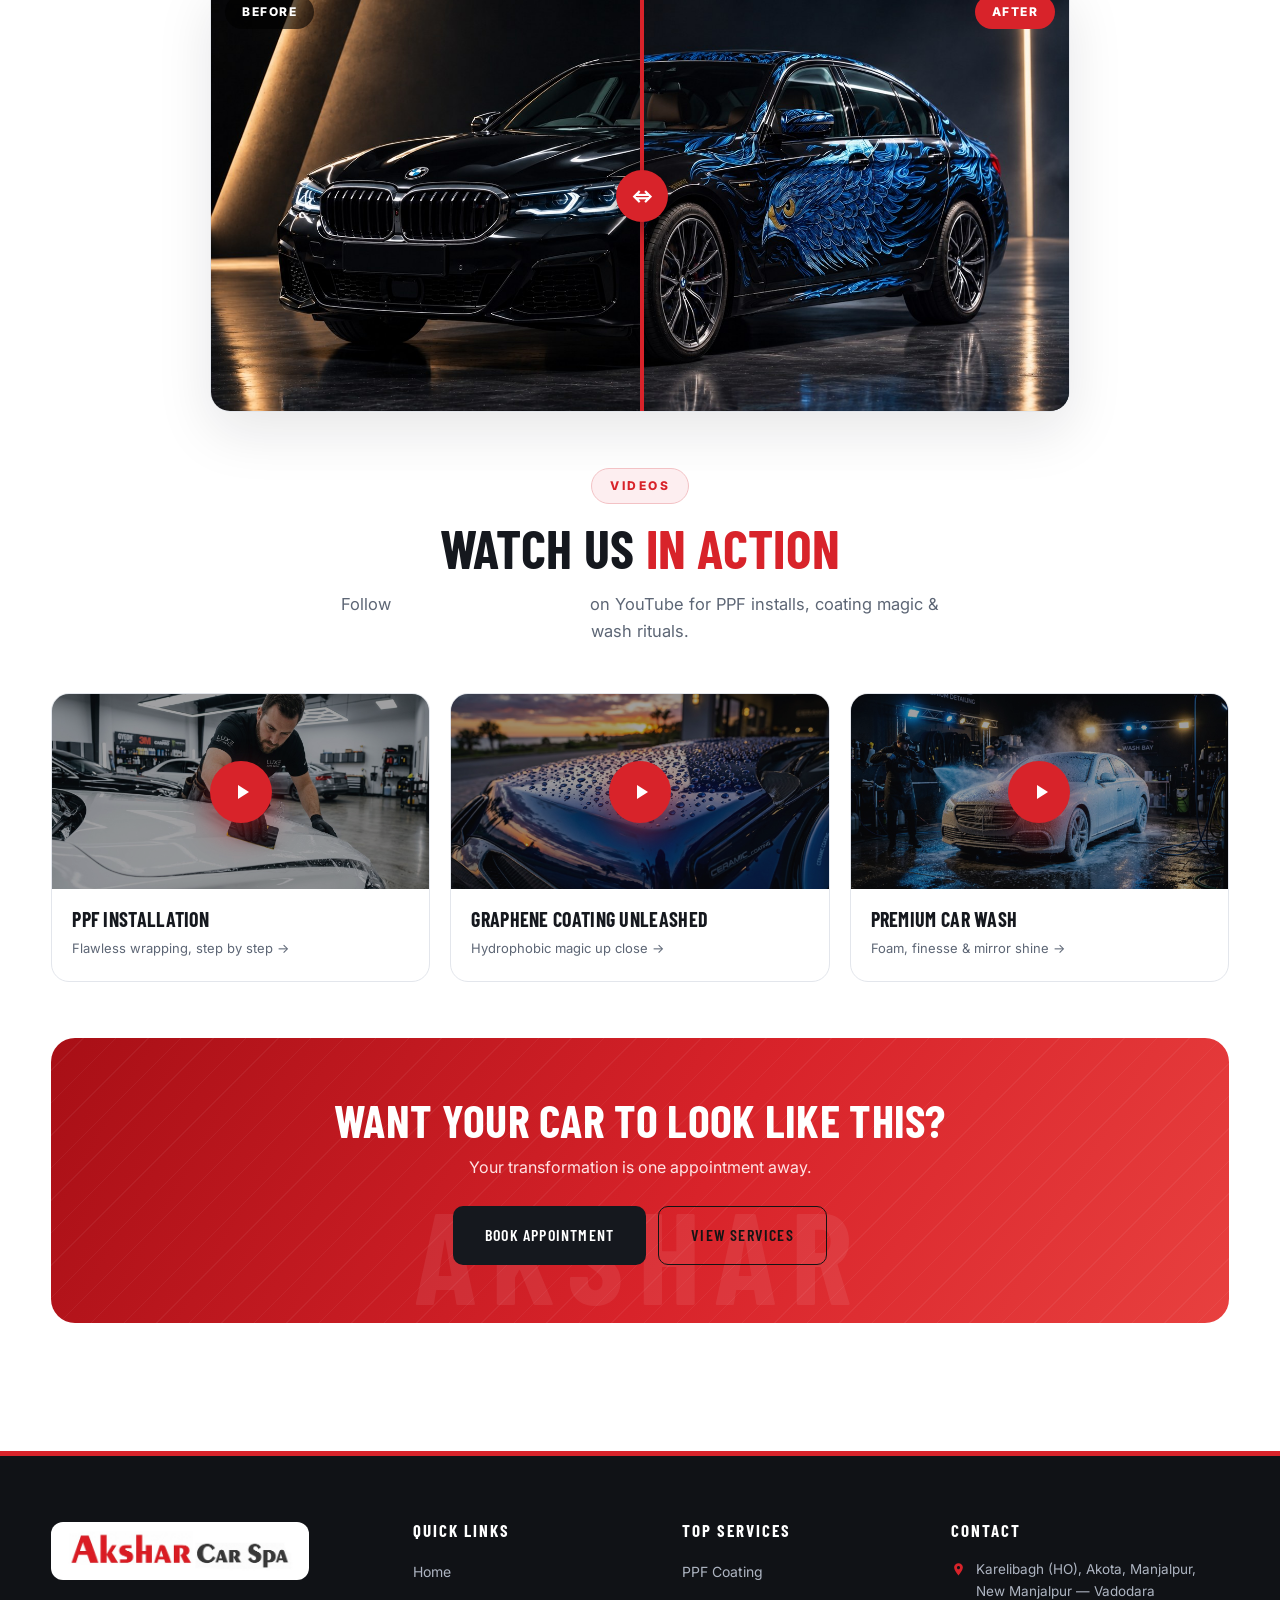
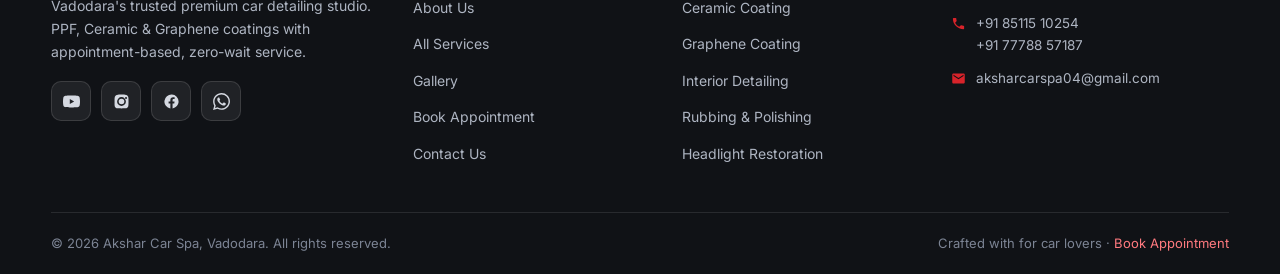
<file: gallery.html>
<!DOCTYPE html>
<html lang="en">
<head>
<meta charset="UTF-8">
<meta name="theme-color" content="#d8232a">
<meta name="mobile-web-app-capable" content="yes">
<meta name="apple-mobile-web-app-capable" content="yes">
<meta name="format-detection" content="telephone=yes">
<link rel="manifest" href="manifest.json">
<meta name="viewport" content="width=device-width, initial-scale=1.0, viewport-fit=cover">
<title>Gallery — Our Work | Akshar Car Spa Vadodara</title>
<meta name="description" content="See real transformations by Akshar Car Spa Vadodara — PPF, ceramic coating, interior detailing & premium car wash results.">
<link rel="preconnect" href="https://fonts.googleapis.com">
<link rel="preconnect" href="https://fonts.gstatic.com" crossorigin>
<link href="https://fonts.googleapis.com/css2?family=Barlow+Condensed:wght@500;600;700&family=Inter:wght@400;500;600;700;800&display=swap" rel="stylesheet">
<link rel="stylesheet" href="css/style.css?v=3">
<link rel="stylesheet" href="css/mobile.css?v=3">
<link rel="icon" href="data:image/svg+xml,<svg xmlns='http://www.w3.org/2000/svg' viewBox='0 0 24 24'><rect width='24' height='24' rx='6' fill='%23d8232a'/><path d='M12 4l4.5 4.5a6 6 0 11-9 0z' fill='%23141414'/></svg>">
</head>
<body>
<div id="loader" aria-hidden="true"><div class="ld-inner">
    <div class="ld-logo"><img src="images/logo.jpg" alt=""></div>
    <div class="ld-name">AKSHAR <span>CAR SPA</span></div>
    <div class="ld-bar"><span></span></div>
    <div class="ld-tag">Experience The Shine</div>
  </div></div>
<div class="scroll-progress" id="scrollProgress"></div>

<div class="topbar"><div class="container">
 <div class="tb-group"><a class="tb-item" href="mailto:aksharcarspa04@gmail.com"><svg viewBox="0 0 24 24"><path d="M20 4H4c-1.1 0-1.99.9-1.99 2L2 18c0 1.1.9 2 2 2h16c1.1 0 2-.9 2-2V6c0-1.1-.9-2-2-2zm0 4l-8 5-8-5V6l8 5 8-5v2z"/></svg> aksharcarspa04@gmail.com</a><a class="tb-item tb-hide" href="tel:+918511510254"><svg viewBox="0 0 24 24"><path d="M6.62 10.79c1.44 2.83 3.76 5.14 6.59 6.59l2.2-2.2c.27-.27.67-.36 1.02-.24 1.12.37 2.33.57 3.57.57.55 0 1 .45 1 1V20c0 .55-.45 1-1 1-9.39 0-17-7.61-17-17 0-.55.45-1 1-1h3.5c.55 0 1 .45 1 1 0 1.25.2 2.45.57 3.57.11.35.03.74-.25 1.02l-2.2 2.2z"/></svg> +91 85115 10254</a></div>
 <div class="tb-group"><span class="tb-item tb-hide"><svg viewBox="0 0 24 24"><path d="M11.99 2C6.47 2 2 6.48 2 12s4.47 10 9.99 10C17.52 22 22 17.52 22 12S17.52 2 11.99 2zM12 20c-4.42 0-8-3.58-8-8s3.58-8 8-8 8 3.58 8 8-3.58 8-8 8zm.5-13H11v6l5.25 3.15.75-1.23-4.5-2.67z"/></svg> Mon – Sun · 9:00 AM – 8:00 PM</span><span class="tb-item">★ 4.9 Rated in Vadodara</span></div>
</div></div>

<header class="navbar"><div class="container nav-inner">
 <a href="index.html" class="logo logo-img"><img src="images/logo.jpg" alt="Akshar Car Spa, Vadodara" fetchpriority="high"></a>
 <ul class="nav-links">
  <li><a href="index.html">Home</a></li><li><a href="about.html">About</a></li>
  <li class="has-drop"><a href="services.html">Services ▾</a><div class="dropdown-menu"><a href="ppf.html"> Paint Protection Film (PPF)</a><a href="coatings.html"> Ceramic & Graphene Coating</a><a href="services.html"> Premium Car Wash</a><a href="services.html"> Interior Detailing</a><a href="services.html">View All Services →</a></div></li>
  <li><a href="gallery.html" class="active">Gallery</a></li><li><a href="contact.html">Contact</a></li>
 </ul>
 <div class="nav-cta"><a class="nav-phone" href="tel:+918511510254"><span class="ph-ic"><svg viewBox="0 0 24 24"><path d="M6.62 10.79c1.44 2.83 3.76 5.14 6.59 6.59l2.2-2.2c.27-.27.67-.36 1.02-.24 1.12.37 2.33.57 3.57.57.55 0 1 .45 1 1V20c0 .55-.45 1-1 1-9.39 0-17-7.61-17-17 0-.55.45-1 1-1h3.5c.55 0 1 .45 1 1 0 1.25.2 2.45.57 3.57.11.35.03.74-.25 1.02l-2.2 2.2z"/></svg></span><span>+91 85115 10254</span></a><a href="#" class="btn btn-red btn-sm" data-book>Book Appointment</a><button class="hamburger" aria-label="Menu"><span></span><span></span><span></span></button></div>
</div></header>
<nav class="mobile-menu"><button class="mm-close">✕</button><a href="index.html">Home</a><a href="about.html">About Us</a><a href="services.html">All Services</a><a href="ppf.html"> PPF Coating</a><a href="coatings.html"> Ceramic & Graphene</a><a href="gallery.html" class="active">Gallery</a><a href="contact.html">Contact</a><a href="booking.html"> Book Appointment</a><a href="#" class="btn btn-red mm-book" data-book>Book Now</a></nav>

<div class="page-hero"><div class="container">
 <span class="crumbs"><a href="index.html">Home</a> › <b style="color:var(--gold)">Gallery</b></span>
 <h1>Our <span style="background:var(--red);-webkit-background-clip:text;background-clip:text;color:transparent">Work Gallery</span></h1>
 <p>Real cars, real transformations. Filter by service to see what we do best.</p>
</div></div>

<section style="padding-top:20px"><div class="container">
 <div class="filter-btns reveal"><button class="active" data-filter="all">All Work</button><button data-filter="ppf"> PPF</button><button data-filter="coating"> Coating</button><button data-filter="wash"> Wash</button><button data-filter="interior"> Interior</button><button data-filter="detail"> Detailing</button></div>
 <div class="gal-grid">
  <div class="gal-item reveal" data-cat="ppf"><img src="images/ppf-install.jpg" srcset="images/small/ppf-install.jpg 480w, images/ppf-install.jpg 1024w" sizes="(max-width: 640px) 90vw, (max-width: 1024px) 45vw, 800px" alt="PPF installation" loading="lazy"><span class="gal-tag">PPF</span><div class="gal-cap">Self-Healing PPF · Full Body</div></div>
  <div class="gal-item reveal reveal-d1" data-cat="coating"><img src="images/ceramic-coating.jpg" srcset="images/small/ceramic-coating.jpg 480w, images/ceramic-coating.jpg 1024w" sizes="(max-width: 640px) 90vw, (max-width: 1024px) 45vw, 800px" alt="Ceramic coating gloss" loading="lazy"><span class="gal-tag">COATING</span><div class="gal-cap">Graphene Gloss · Water Beading</div></div>
  <div class="gal-item reveal reveal-d2" data-cat="wash"><img src="images/foam-wash.jpg" srcset="images/small/foam-wash.jpg 480w, images/foam-wash.jpg 1024w" sizes="(max-width: 640px) 90vw, (max-width: 1024px) 45vw, 800px" alt="Foam wash" loading="lazy"><span class="gal-tag">WASH</span><div class="gal-cap">Premium Foam Wash Ritual</div></div>
  <div class="gal-item reveal" data-cat="interior"><img src="images/interior-detail.jpg" srcset="images/small/interior-detail.jpg 480w, images/interior-detail.jpg 1024w" sizes="(max-width: 640px) 90vw, (max-width: 1024px) 45vw, 800px" alt="Interior detailing" loading="lazy"><span class="gal-tag">INTERIOR</span><div class="gal-cap">Germ-Free Interior Revival</div></div>
  <div class="gal-item reveal reveal-d1" data-cat="detail"><img src="images/paint-correction.jpg" srcset="images/small/paint-correction.jpg 480w, images/paint-correction.jpg 1024w" sizes="(max-width: 640px) 90vw, (max-width: 1024px) 45vw, 800px" alt="Paint correction" loading="lazy"><span class="gal-tag">DETAILING</span><div class="gal-cap">2-Step Paint Correction</div></div>
  <div class="gal-item reveal reveal-d2" data-cat="coating"><img src="images/alloy-wheel.jpg" srcset="images/small/alloy-wheel.jpg 480w, images/alloy-wheel.jpg 1024w" sizes="(max-width: 640px) 90vw, (max-width: 1024px) 45vw, 800px" alt="Alloy wheel coating" loading="lazy"><span class="gal-tag">COATING</span><div class="gal-cap">Ceramic-Coated Alloys</div></div>
  <div class="gal-item reveal" data-cat="coating"><img src="images/hero-car.jpg" srcset="images/small/hero-car.jpg 480w, images/hero-car.jpg 1024w" sizes="(max-width: 640px) 90vw, (max-width: 1024px) 45vw, 800px" alt="Showroom shine" loading="lazy"><span class="gal-tag">COATING</span><div class="gal-cap">Signature Ceramic · SUV</div></div>
  <div class="gal-item reveal reveal-d1" data-cat="detail"><img src="images/ppf-install.jpg" srcset="images/small/ppf-install.jpg 480w, images/ppf-install.jpg 1024w" sizes="(max-width: 640px) 90vw, (max-width: 1024px) 45vw, 800px" alt="Edge tucking" loading="lazy"><span class="gal-tag">DETAILING</span><div class="gal-cap">Precision Edge Tucking</div></div>
  <div class="gal-item reveal reveal-d2" data-cat="wash"><img src="images/foam-wash.jpg" srcset="images/small/foam-wash.jpg 480w, images/foam-wash.jpg 1024w" sizes="(max-width: 640px) 90vw, (max-width: 1024px) 45vw, 800px" alt="Maintenance wash" loading="lazy"><span class="gal-tag">WASH</span><div class="gal-cap">Coating Maintenance Wash</div></div>
 </div>

 <div class="center reveal" style="margin-top:56px"><span class="sec-badge">Before / After</span><h2 class="sec-title">Drag. Compare. <span class="red">Get Amazed.</span></h2></div>
 <div class="ba-wrap reveal"><div class="ba-box">
  <img src="images/ba-before.jpg" srcset="images/small/ba-before.jpg 480w, images/ba-before.jpg 1024w" sizes="(max-width: 640px) 90vw, 800px" alt="Before: plain black BMW" loading="lazy">
      <img class="ba-after" src="images/ba-after.jpg" srcset="images/small/ba-after.jpg 480w, images/ba-after.jpg 1024w" sizes="(max-width: 640px) 90vw, 800px" alt="After: blue eagle wrap by Akshar Car Spa" loading="lazy">
  <span class="ba-label before">BEFORE</span><span class="ba-label after">AFTER</span>
  <div class="ba-handle"><div class="ba-knob">⇔</div></div>
 </div></div>

 <div class="center reveal" style="margin-top:56px"><span class="sec-badge"> Videos</span><h2 class="sec-title">Watch Us <span class="red">In Action</span></h2><p class="sec-sub" style="margin:0 auto">Follow <b style="color:#fff">AKSHAR CAR SPA India</b> on YouTube for PPF installs, coating magic & wash rituals.</p></div>
 <div class="video-grid">
  <a class="video-card reveal" href="https://www.youtube.com/channel/UCruIUTBnso2y1WBrChyFluQ" target="_blank"><div class="video-thumb" style="background-image:url('images/ppf-install.jpg')"><span class="play-btn"><svg viewBox="0 0 24 24"><path d="M8 5v14l11-7z"/></svg></span></div><div class="v-body"><h4>PPF Installation</h4><small>Flawless wrapping, step by step →</small></div></a>
  <a class="video-card reveal reveal-d1" href="https://www.youtube.com/channel/UCruIUTBnso2y1WBrChyFluQ" target="_blank"><div class="video-thumb" style="background-image:url('images/ceramic-coating.jpg')"><span class="play-btn"><svg viewBox="0 0 24 24"><path d="M8 5v14l11-7z"/></svg></span></div><div class="v-body"><h4>Graphene Coating Unleashed</h4><small>Hydrophobic magic up close →</small></div></a>
  <a class="video-card reveal reveal-d2" href="https://www.youtube.com/channel/UCruIUTBnso2y1WBrChyFluQ" target="_blank"><div class="video-thumb" style="background-image:url('images/foam-wash.jpg')"><span class="play-btn"><svg viewBox="0 0 24 24"><path d="M8 5v14l11-7z"/></svg></span></div><div class="v-body"><h4>Premium Car Wash</h4><small>Foam, finesse & mirror shine →</small></div></a>
 </div>

 <div class="center reveal" style="margin-top:56px"><div class="cta-banner"><h2>Want Your Car to Look Like This? </h2><p>Your transformation is one appointment away.</p><div class="cta-btns"><a href="#" class="btn btn-dark" data-book> Book Appointment</a><a href="services.html" class="btn btn-ghost" style="border-color:#141414;color:#141414">View Services</a></div></div></div>
</div></section>

<footer><div class="container"><div class="foot-grid">
 <div class="foot-about"><a href="index.html" class="logo logo-footer"><img src="images/logo.jpg" alt="Akshar Car Spa" loading="lazy"></a><p>Vadodara's trusted premium car detailing studio. PPF, Ceramic & Graphene coatings with appointment-based, zero-wait service.</p><div class="socials"><a href="https://www.youtube.com/channel/UCruIUTBnso2y1WBrChyFluQ" target="_blank" aria-label="YouTube"><svg viewBox="0 0 24 24"><path d="M23.5 6.2a3 3 0 00-2.1-2.1C19.5 3.5 12 3.5 12 3.5s-7.5 0-9.4.6A3 3 0 00.5 6.2 31.3 31.3 0 000 12a31.3 31.3 0 00.5 5.8 3 3 0 002.1 2.1c1.9.6 9.4.6 9.4.6s7.5 0 9.4-.6a3 3 0 002.1-2.1A31.3 31.3 0 0024 12a31.3 31.3 0 00-.5-5.8zM9.6 15.6V8.4L15.8 12l-6.2 3.6z"/></svg></a><a href="#" aria-label="Instagram"><svg viewBox="0 0 24 24"><path d="M12 2.2c3.2 0 3.6 0 4.9.1 3.3.1 4.8 1.7 4.9 4.9.1 1.3.1 1.6.1 4.8s0 3.6-.1 4.8c-.1 3.2-1.7 4.8-4.9 4.9-1.3.1-1.6.1-4.9.1s-3.6 0-4.9-.1c-3.3-.1-4.8-1.7-4.9-4.9C2.2 15.6 2.2 15.2 2.2 12s0-3.6.1-4.8C2.4 4 4 2.4 7.2 2.3 8.4 2.2 8.8 2.2 12 2.2zm0 3.6a6.2 6.2 0 100 12.4 6.2 6.2 0 000-12.4zm0 10.2a4 4 0 110-8 4 4 0 010 8zm6.4-10.5a1.4 1.4 0 100 2.9 1.4 1.4 0 000-2.9z"/></svg></a><a href="#" aria-label="Facebook"><svg viewBox="0 0 24 24"><path d="M22 12a10 10 0 10-11.6 9.9v-7H7.9V12h2.5V9.8c0-2.5 1.5-3.9 3.8-3.9 1.1 0 2.2.2 2.2.2v2.5h-1.3c-1.2 0-1.6.8-1.6 1.6V12h2.8l-.4 2.9h-2.4v7A10 10 0 0022 12z"/></svg></a><a href="https://wa.me/918511510254" target="_blank" aria-label="WhatsApp"><svg viewBox="0 0 24 24"><path d="M17.5 14.4c-.3-.15-1.76-.87-2.03-.97-.27-.1-.47-.15-.67.15-.2.3-.77.97-.94 1.17-.17.2-.35.22-.65.07-.3-.15-1.26-.46-2.4-1.48-.88-.79-1.48-1.76-1.65-2.06-.17-.3-.02-.46.13-.61.13-.13.3-.35.45-.52.15-.17.2-.3.3-.5.1-.2.05-.37-.02-.52-.08-.15-.67-1.62-.92-2.22-.24-.58-.49-.5-.67-.51h-.57c-.2 0-.52.07-.8.37-.27.3-1.04 1.02-1.04 2.5 0 1.47 1.07 2.89 1.22 3.09.15.2 2.1 3.2 5.1 4.49.71.31 1.27.49 1.7.63.72.23 1.37.2 1.88.12.57-.09 1.76-.72 2-1.42.25-.7.25-1.29.18-1.42-.08-.12-.28-.2-.58-.35zM12.05 21.8h-.01a9.87 9.87 0 01-5.03-1.38l-.36-.21-3.74.98 1-3.65-.24-.37a9.86 9.86 0 01-1.51-5.26c0-5.45 4.44-9.88 9.9-9.88a9.82 9.82 0 016.99 2.9 9.82 9.82 0 012.9 7c0 5.45-4.45 9.87-9.9 9.87zm8.42-18.29A11.82 11.82 0 0012.05 0C5.5 0 .16 5.34.16 11.9c0 2.1.55 4.14 1.59 5.95L.06 24l6.3-1.65a11.9 11.9 0 005.68 1.45h.01c6.55 0 11.89-5.34 11.89-11.9 0-3.18-1.24-6.16-3.47-8.39z"/></svg></a></div></div>
 <div><h4>Quick Links</h4><ul><li><a href="index.html">Home</a></li><li><a href="about.html">About Us</a></li><li><a href="services.html">All Services</a></li><li><a href="gallery.html">Gallery</a></li><li><a href="booking.html">Book Appointment</a></li><li><a href="contact.html">Contact Us</a></li></ul></div>
 <div><h4>Top Services</h4><ul><li><a href="ppf.html">PPF Coating</a></li><li><a href="coatings.html">Ceramic Coating</a></li><li><a href="coatings.html">Graphene Coating</a></li><li><a href="services.html">Interior Detailing</a></li><li><a href="services.html">Rubbing & Polishing</a></li><li><a href="services.html">Headlight Restoration</a></li></ul></div>
 <div><h4>Contact</h4><ul class="foot-contact"><li><svg viewBox="0 0 24 24"><path d="M12 2C8.13 2 5 5.13 5 8.5c0 5.25 7 13 7 13s7-7.75 7-13C19 5.13 15.87 2 12 2zm0 9.5c-1.38 0-2.5-1.12-2.5-2.5s1.12-2.5 2.5-2.5 2.5 1.12 2.5 2.5-1.12 2.5-2.5 2.5z"/></svg><span>Karelibagh (HO), Akota, Manjalpur, New Manjalpur — Vadodara</span></li><li><svg viewBox="0 0 24 24"><path d="M6.62 10.79c1.44 2.83 3.76 5.14 6.59 6.59l2.2-2.2c.27-.27.67-.36 1.02-.24 1.12.37 2.33.57 3.57.57.55 0 1 .45 1 1V20c0 .55-.45 1-1 1-9.39 0-17-7.61-17-17 0-.55.45-1 1-1h3.5c.55 0 1 .45 1 1 0 1.25.2 2.45.57 3.57.11.35.03.74-.25 1.02l-2.2 2.2z"/></svg><span>+91 85115 10254<br>+91 77788 57187</span></li><li><svg viewBox="0 0 24 24"><path d="M20 4H4c-1.1 0-1.99.9-1.99 2L2 18c0 1.1.9 2 2 2h16c1.1 0 2-.9 2-2V6c0-1.1-.9-2-2-2zm0 4l-8 5-8-5V6l8 5 8-5v2z"/></svg><span>aksharcarspa04@gmail.com</span></li></ul></div>
</div><div class="foot-bottom"><span>© <span class="js-year">2026</span> Akshar Car Spa, Vadodara. All rights reserved.</span><span>Crafted with for car lovers · <a href="booking.html">Book Appointment</a></span></div></div></footer>

<a class="wa-float" href="https://wa.me/918511510254?text=Hi!%20I%20want%20to%20book%20a%20car%20spa%20service." target="_blank" aria-label="Chat on WhatsApp"><svg viewBox="0 0 24 24"><path d="M17.5 14.4c-.3-.15-1.76-.87-2.03-.97-.27-.1-.47-.15-.67.15-.2.3-.77.97-.94 1.17-.17.2-.35.22-.65.07-.3-.15-1.26-.46-2.4-1.48-.88-.79-1.48-1.76-1.65-2.06-.17-.3-.02-.46.13-.61.13-.13.3-.35.45-.52.15-.17.2-.3.3-.5.1-.2.05-.37-.02-.52-.08-.15-.67-1.62-.92-2.22-.24-.58-.49-.5-.67-.51h-.57c-.2 0-.52.07-.8.37-.27.3-1.04 1.02-1.04 2.5 0 1.47 1.07 2.89 1.22 3.09.15.2 2.1 3.2 5.1 4.49.71.31 1.27.49 1.7.63.72.23 1.37.2 1.88.12.57-.09 1.76-.72 2-1.42.25-.7.25-1.29.18-1.42-.08-.12-.28-.2-.58-.35zM12.05 21.8h-.01a9.87 9.87 0 01-5.03-1.38l-.36-.21-3.74.98 1-3.65-.24-.37a9.86 9.86 0 01-1.51-5.26c0-5.45 4.44-9.88 9.9-9.88a9.82 9.82 0 016.99 2.9 9.82 9.82 0 012.9 7c0 5.45-4.45 9.87-9.9 9.87zm8.42-18.29A11.82 11.82 0 0012.05 0C5.5 0 .16 5.34.16 11.9c0 2.1.55 4.14 1.59 5.95L.06 24l6.3-1.65a11.9 11.9 0 005.68 1.45h.01c6.55 0 11.89-5.34 11.89-11.9 0-3.18-1.24-6.16-3.47-8.39z"/></svg></a>
<button class="to-top" aria-label="Back to top">↑</button>
<div class="modal" id="bookModal"><div class="modal-bg"></div><div class="modal-box"><button class="modal-close">✕</button><h3>Book Appointment </h3><p>Zero waiting — your car starts getting served the moment you arrive.</p><form data-form="book"><div class="f-row"><div class="f-group"><label>Your Name *</label><input type="text" name="name" autocomplete="name" placeholder="Full name" required></div><div class="f-group"><label>Phone *</label><input type="tel" name="phone" placeholder="10-digit mobile" required maxlength="10" inputmode="numeric" autocomplete="tel"></div></div><div class="f-row"><div class="f-group"><label>Service *</label><select name="service"><option>PPF Coating</option><option>Ceramic Coating</option><option>Graphene Coating</option><option>Interior Detailing</option><option>Premium Car Wash</option><option>Free Inspection</option></select></div><div class="f-group"><label>Branch *</label><select name="branch"><option>Karelibagh (HO)</option><option>Akota</option><option>Manjalpur</option><option>New Manjalpur</option></select></div></div><div class="f-group"><label>Preferred Date</label><input type="date" name="date"></div><button type="submit" class="btn btn-red" style="width:100%">Confirm Booking →</button></form></div></div>
<div class="toast" id="toast"><span class="t-dot"></span><span class="t-msg"></span></div>
<script src="js/main.js?v=3"></script>
<script src="js/mobile.js?v=3"></script>
</body>
</html>
</file>
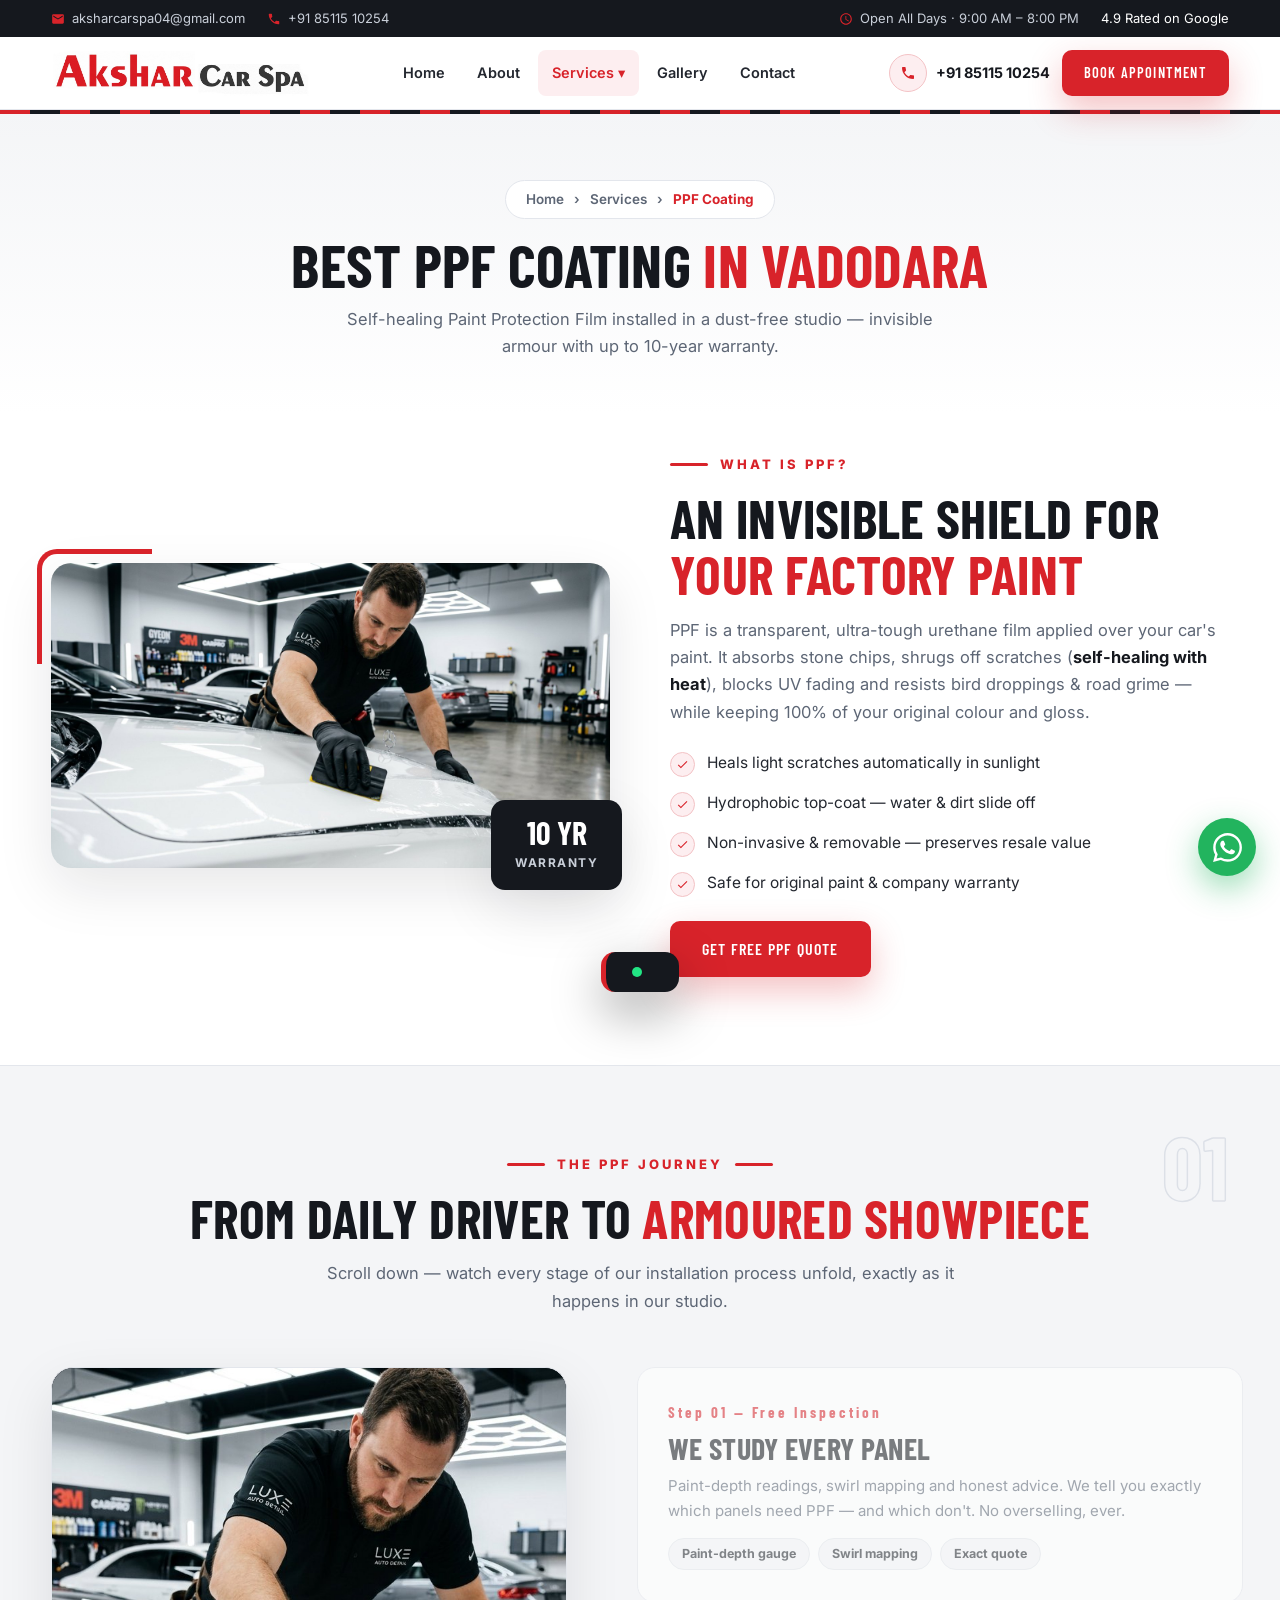
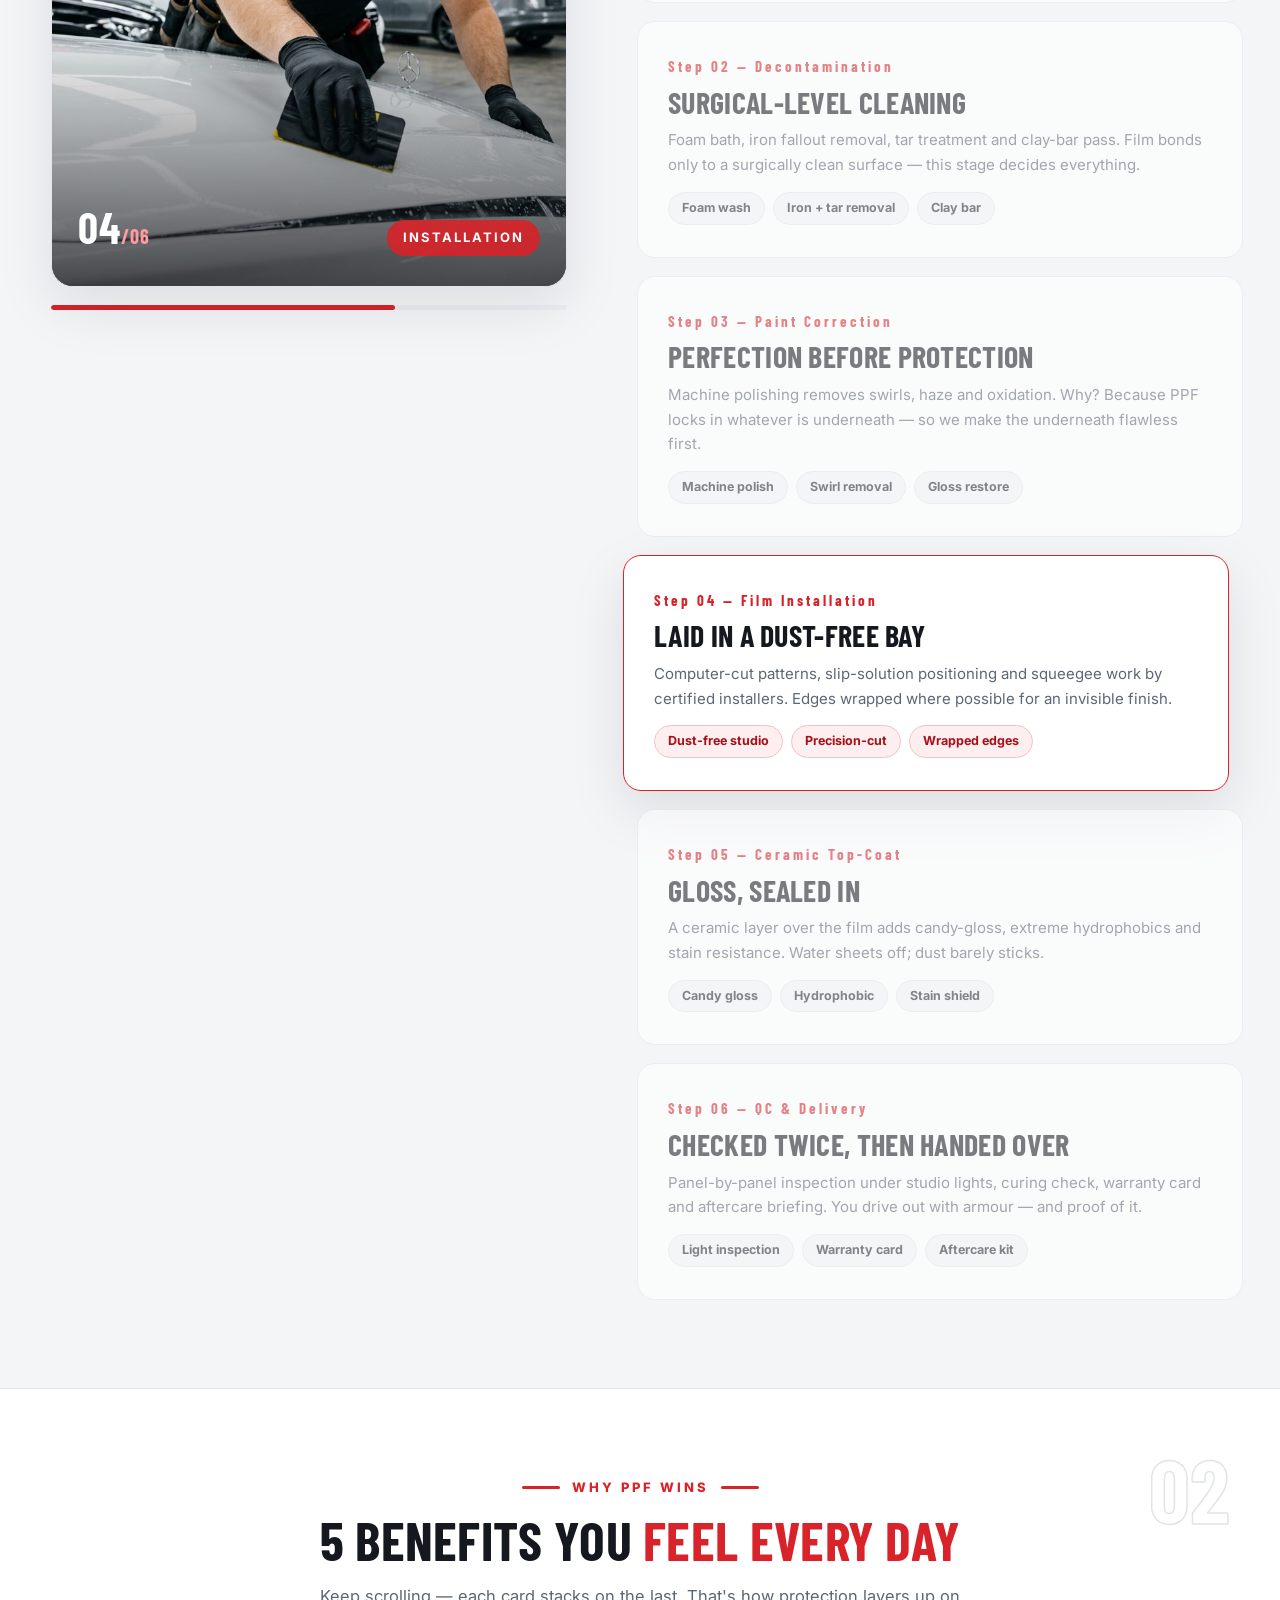
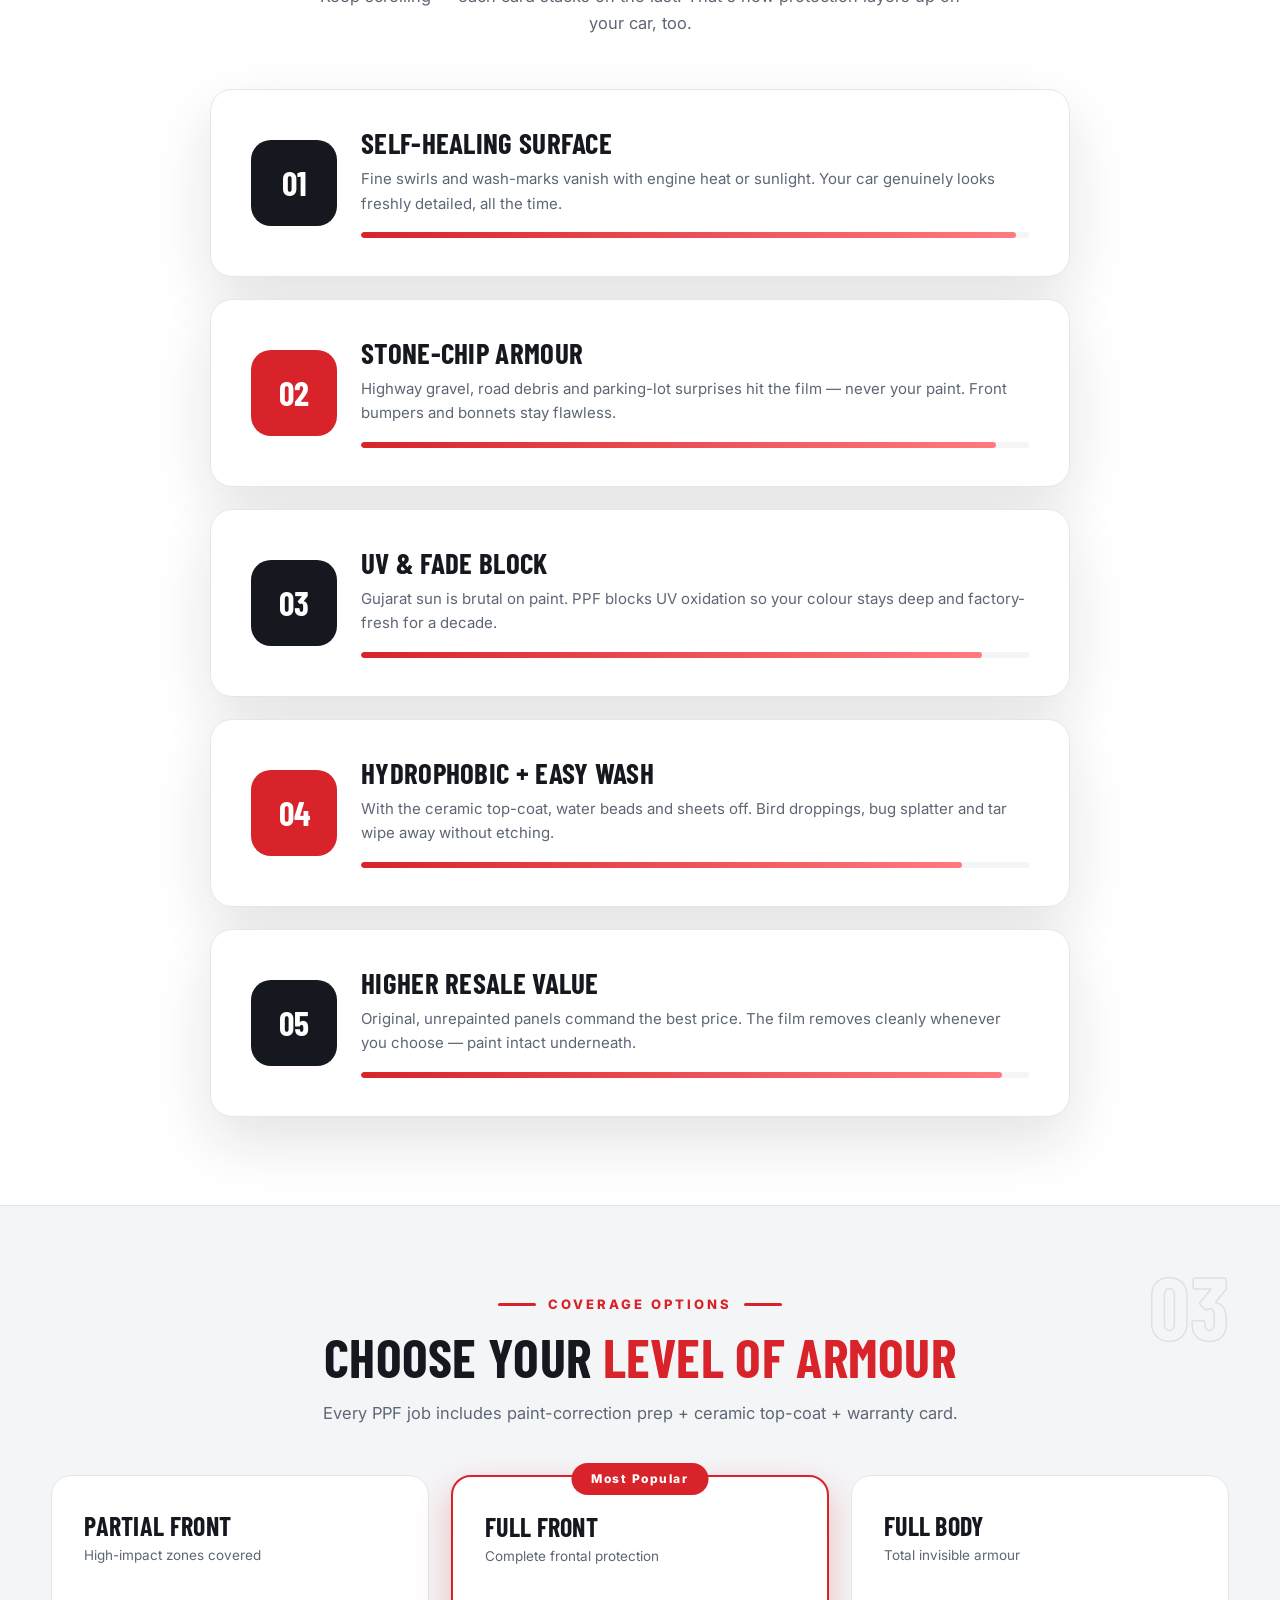
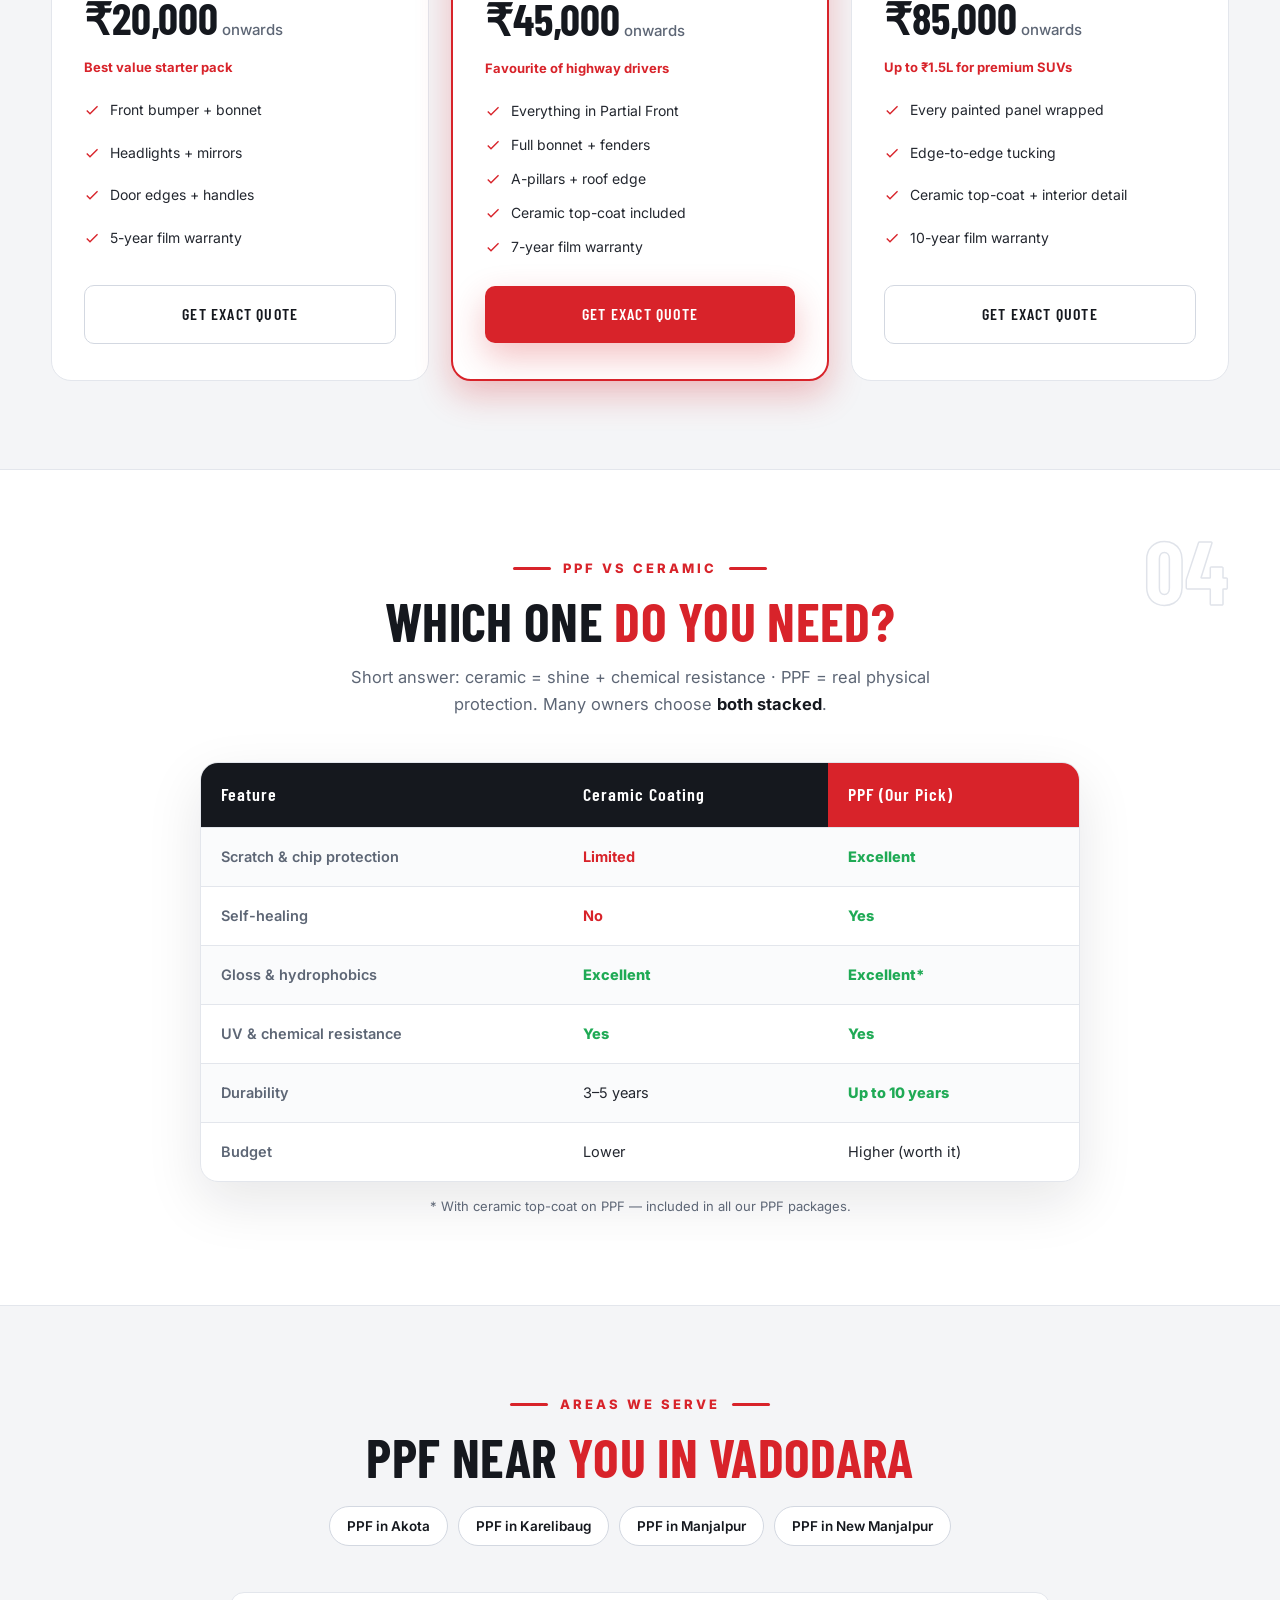
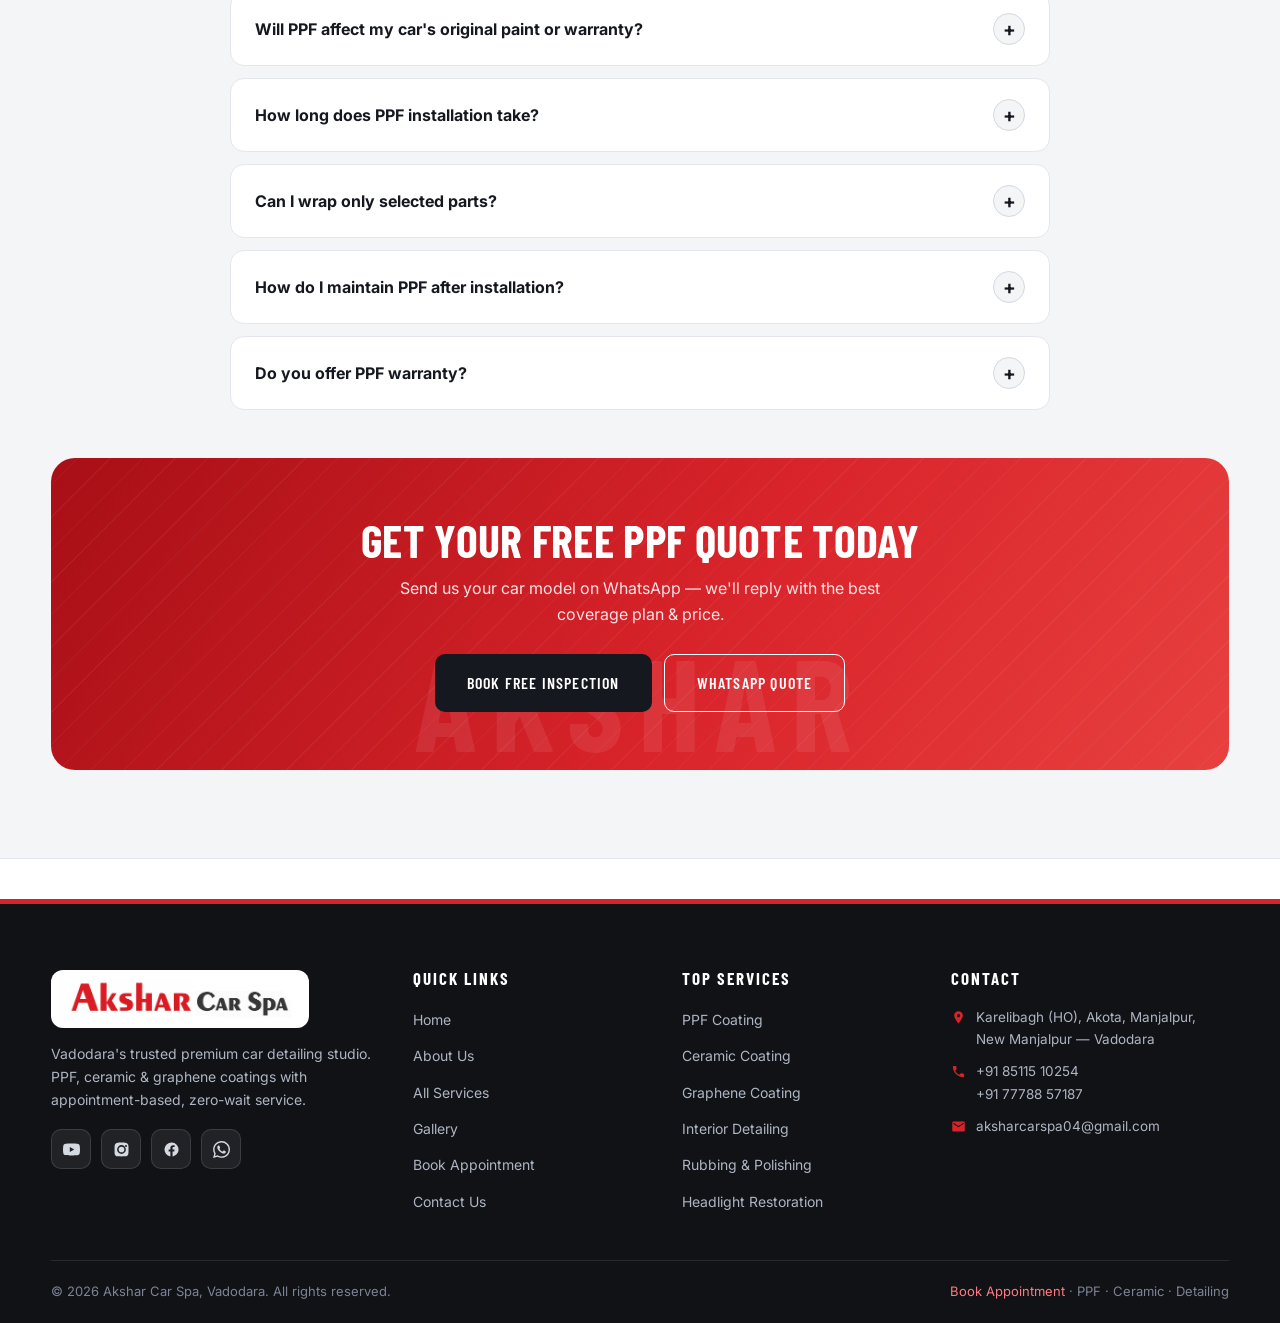
<file: ppf.html>
<!DOCTYPE html>
<html lang="en">
<head>
<meta charset="UTF-8">
<meta name="viewport" content="width=device-width, initial-scale=1.0, viewport-fit=cover">
<title>Best PPF Coating in Vadodara — Akshar Car Spa | Self-Healing Paint Protection Film</title>
<meta name="description" content="Best PPF coating in Vadodara — self-healing paint protection film with up to 10-year warranty. Partial & full-body coverage at Karelibagh, Akota, Manjalpur. Free quote.">
<meta name="theme-color" content="#d8232a">
<meta name="mobile-web-app-capable" content="yes">
<meta name="apple-mobile-web-app-capable" content="yes">
<meta name="format-detection" content="telephone=yes">
<link rel="manifest" href="manifest.json">
<link rel="preconnect" href="https://fonts.googleapis.com">
<link rel="preconnect" href="https://fonts.gstatic.com" crossorigin>
<link href="https://fonts.googleapis.com/css2?family=Barlow+Condensed:wght@500;600;700&family=Inter:wght@400;500;600;700;800&display=swap" rel="stylesheet">
<link rel="stylesheet" href="css/style.css?v=3">
<link rel="stylesheet" href="css/mobile.css?v=3">
<link rel="icon" href="data:image/svg+xml,<svg xmlns='http://www.w3.org/2000/svg' viewBox='0 0 24 24'><rect width='24' height='24' rx='6' fill='%23d8232a'/><path d='M12 4l4.5 4.5a6 6 0 11-9 0z' fill='white'/></svg>">
<script type="application/ld+json">
{"@context":"https://schema.org","@type":"Service","name":"Paint Protection Film (PPF) Coating in Vadodara","provider":{"@type":"AutoBodyShop","name":"Akshar Car Spa","telephone":"+91-8511510254"},"areaServed":"Vadodara","offers":{"@type":"Offer","priceCurrency":"INR","price":"20000"}}
</script>
</head>
<body>
<div id="loader" aria-hidden="true"><div class="ld-inner">
    <div class="ld-logo"><img src="images/logo.jpg" alt=""></div>
    <div class="ld-name">AKSHAR <span>CAR SPA</span></div>
    <div class="ld-bar"><span></span></div>
    <div class="ld-tag">Experience The Shine</div>
  </div></div>
<div class="scroll-progress" id="scrollProgress"></div>

<div class="topbar"><div class="container">
  <div class="tb-group">
    <a class="tb-item" href="mailto:aksharcarspa04@gmail.com"><svg viewBox="0 0 24 24"><path d="M20 4H4c-1.1 0-1.99.9-1.99 2L2 18c0 1.1.9 2 2 2h16c1.1 0 2-.9 2-2V6c0-1.1-.9-2-2-2zm0 4l-8 5-8-5V6l8 5 8-5v2z"/></svg> aksharcarspa04@gmail.com</a>
    <a class="tb-item tb-hide" href="tel:+918511510254"><svg viewBox="0 0 24 24"><path d="M6.62 10.79c1.44 2.83 3.76 5.14 6.59 6.59l2.2-2.2c.27-.27.67-.36 1.02-.24 1.12.37 2.33.57 3.57.57.55 0 1 .45 1 1V20c0 .55-.45 1-1 1-9.39 0-17-7.61-17-17 0-.55.45-1 1-1h3.5c.55 0 1 .45 1 1 0 1.25.2 2.45.57 3.57.11.35.03.74-.25 1.02l-2.2 2.2z"/></svg> +91 85115 10254</a>
  </div>
  <div class="tb-group">
    <span class="tb-item tb-hide"><svg viewBox="0 0 24 24"><path d="M11.99 2C6.47 2 2 6.48 2 12s4.47 10 9.99 10C17.52 22 22 17.52 22 12S17.52 2 11.99 2zM12 20c-4.42 0-8-3.58-8-8s3.58-8 8-8 8 3.58 8 8-3.58 8-8 8zm.5-13H11v6l5.25 3.15.75-1.23-4.5-2.67z"/></svg> Open All Days · 9:00 AM – 8:00 PM</span>
    <span class="tb-item" style="color:#fff">4.9 Rated on Google</span>
  </div>
</div></div>

<header class="navbar"><div class="container nav-inner">
  <a href="index.html" class="logo logo-img"><img src="images/logo.jpg" alt="Akshar Car Spa, Vadodara" fetchpriority="high"></a>
  <ul class="nav-links">
    <li><a href="index.html">Home</a></li><li><a href="about.html">About</a></li>
    <li class="has-drop"><a href="services.html" class="active">Services ▾</a>
      <div class="dropdown-menu">
        <a href="ppf.html">Paint Protection Film (PPF)</a>
        <a href="coatings.html">Ceramic &amp; Graphene Coating</a>
        <a href="services.html">Premium Car Wash</a>
        <a href="services.html">Interior Detailing</a>
        <a href="services.html" style="color:var(--red);font-weight:700">View All Services →</a>
      </div>
    </li>
    <li><a href="gallery.html">Gallery</a></li><li><a href="contact.html">Contact</a></li>
  </ul>
  <div class="nav-cta">
    <a class="nav-phone" href="tel:+918511510254"><span class="ph-ic"><svg viewBox="0 0 24 24"><path d="M6.62 10.79c1.44 2.83 3.76 5.14 6.59 6.59l2.2-2.2c.27-.27.67-.36 1.02-.24 1.12.37 2.33.57 3.57.57.55 0 1 .45 1 1V20c0 .55-.45 1-1 1-9.39 0-17-7.61-17-17 0-.55.45-1 1-1h3.5c.55 0 1 .45 1 1 0 1.25.2 2.45.57 3.57.11.35.03.74-.25 1.02l-2.2 2.2z"/></svg></span><span>+91 85115 10254</span></a>
    <a href="#" class="btn btn-red btn-sm" data-book>Book Appointment</a>
    <button class="hamburger" aria-label="Menu"><span></span><span></span><span></span></button>
  </div>
</div></header>
<nav class="mobile-menu">
  <button class="mm-close">✕</button>
  <a href="index.html">Home</a><a href="about.html">About Us</a><a href="services.html">All Services</a>
  <a href="ppf.html" class="active">PPF Coating</a><a href="coatings.html">Ceramic &amp; Graphene</a>
  <a href="gallery.html">Gallery</a><a href="contact.html">Contact</a><a href="booking.html">Book Appointment</a>
  <a href="#" class="btn btn-red mm-book" data-book>Book Now</a>
</nav>

<div class="page-hero"><div class="container">
  <span class="crumbs"><a href="index.html">Home</a> › <a href="services.html">Services</a> › <b>PPF Coating</b></span>
  <h1>Best PPF Coating <span class="red">in Vadodara</span></h1>
  <p>Self-healing Paint Protection Film installed in a dust-free studio — invisible armour with up to 10-year warranty.</p>
</div></div>

<!-- WHAT IS PPF -->
<section style="padding-top:40px"><div class="container split">
  <div class="split-img reveal"><img src="images/ppf-install.jpg" srcset="images/small/ppf-install.jpg 480w, images/ppf-install.jpg 1024w" sizes="(max-width: 640px) 90vw, (max-width: 1024px) 45vw, 800px" alt="PPF installation Vadodara" loading="lazy"><div class="img-badge"><strong>10 YR</strong><span>Warranty</span></div></div>
  <div class="reveal reveal-d1">
    <div class="sec-eyebrow">What is PPF?</div>
    <h2 class="sec-title">An Invisible Shield for <span class="red">Your Factory Paint</span></h2>
    <p class="sec-sub">PPF is a transparent, ultra-tough urethane film applied over your car's paint. It absorbs stone chips, shrugs off scratches (<b style="color:var(--ink)">self-healing with heat</b>), blocks UV fading and resists bird droppings &amp; road grime — while keeping 100% of your original colour and gloss.</p>
    <ul class="check-list">
      <li><span class="check-ic"><svg viewBox="0 0 24 24"><path d="M9 16.17L4.83 12l-1.42 1.41L9 19 21 7l-1.41-1.41z"/></svg></span><span>Heals light scratches automatically in sunlight</span></li>
      <li><span class="check-ic"><svg viewBox="0 0 24 24"><path d="M9 16.17L4.83 12l-1.42 1.41L9 19 21 7l-1.41-1.41z"/></svg></span><span>Hydrophobic top-coat — water &amp; dirt slide off</span></li>
      <li><span class="check-ic"><svg viewBox="0 0 24 24"><path d="M9 16.17L4.83 12l-1.42 1.41L9 19 21 7l-1.41-1.41z"/></svg></span><span>Non-invasive &amp; removable — preserves resale value</span></li>
      <li><span class="check-ic"><svg viewBox="0 0 24 24"><path d="M9 16.17L4.83 12l-1.42 1.41L9 19 21 7l-1.41-1.41z"/></svg></span><span>Safe for original paint &amp; company warranty</span></li>
    </ul>
    <div class="hero-btns" style="margin:0"><a href="#" class="btn btn-red" data-book>Get Free PPF Quote</a></div>
  </div>
</div></section>

<!-- ===== SCROLLYTELLING: INSTALLATION JOURNEY ===== -->
<section class="gray-sec">
  <span class="sec-index">01</span>
  <div class="container">
    <div class="center reveal">
      <div class="sec-eyebrow">The PPF Journey</div>
      <h2 class="sec-title">From Daily Driver to <span class="red">Armoured Showpiece</span></h2>
      <p class="sec-sub">Scroll down — watch every stage of our installation process unfold, exactly as it happens in our studio.</p>
    </div>
    <div class="journey-grid" id="ppfJourney">
      <div class="journey-sticky reveal">
        <div class="j-visual">
          <img src="images/hero-car.jpg" srcset="images/small/hero-car.jpg 480w, images/hero-car.jpg 1024w" sizes="(max-width: 640px) 90vw, (max-width: 1024px) 45vw, 800px" alt="Paint inspection" class="active">
          <img src="images/foam-wash.jpg" srcset="images/small/foam-wash.jpg 480w, images/foam-wash.jpg 1024w" sizes="(max-width: 640px) 90vw, (max-width: 1024px) 45vw, 800px" alt="Decontamination wash">
          <img src="images/paint-correction.jpg" srcset="images/small/paint-correction.jpg 480w, images/paint-correction.jpg 1024w" sizes="(max-width: 640px) 90vw, (max-width: 1024px) 45vw, 800px" alt="Paint correction">
          <img src="images/ppf-install.jpg" srcset="images/small/ppf-install.jpg 480w, images/ppf-install.jpg 1024w" sizes="(max-width: 640px) 90vw, (max-width: 1024px) 45vw, 800px" alt="Film installation">
          <img src="images/ceramic-coating.jpg" srcset="images/small/ceramic-coating.jpg 480w, images/ceramic-coating.jpg 1024w" sizes="(max-width: 640px) 90vw, (max-width: 1024px) 45vw, 800px" alt="Ceramic top coat">
          <img src="images/alloy-wheel.jpg" srcset="images/small/alloy-wheel.jpg 480w, images/alloy-wheel.jpg 1024w" sizes="(max-width: 640px) 90vw, (max-width: 1024px) 45vw, 800px" alt="Final quality check">
          <div class="j-count"><span id="jNum">01</span><small>/06</small></div>
          <div class="j-step-label" id="jLabel">Inspection</div>
        </div>
        <div class="j-progress"><i id="jBar"></i></div>
      </div>
      <div class="journey-steps">
        <div class="j-step active" data-label="Inspection">
          <span class="j-n">Step 01 — Free Inspection</span>
          <h3>We Study Every Panel</h3>
          <p>Paint-depth readings, swirl mapping and honest advice. We tell you exactly which panels need PPF — and which don't. No overselling, ever.</p>
          <div class="j-tags"><span>Paint-depth gauge</span><span>Swirl mapping</span><span>Exact quote</span></div>
        </div>
        <div class="j-step" data-label="Decontamination">
          <span class="j-n">Step 02 — Decontamination</span>
          <h3>Surgical-Level Cleaning</h3>
          <p>Foam bath, iron fallout removal, tar treatment and clay-bar pass. Film bonds only to a surgically clean surface — this stage decides everything.</p>
          <div class="j-tags"><span>Foam wash</span><span>Iron + tar removal</span><span>Clay bar</span></div>
        </div>
        <div class="j-step" data-label="Correction">
          <span class="j-n">Step 03 — Paint Correction</span>
          <h3>Perfection Before Protection</h3>
          <p>Machine polishing removes swirls, haze and oxidation. Why? Because PPF locks in whatever is underneath — so we make the underneath flawless first.</p>
          <div class="j-tags"><span>Machine polish</span><span>Swirl removal</span><span>Gloss restore</span></div>
        </div>
        <div class="j-step" data-label="Installation">
          <span class="j-n">Step 04 — Film Installation</span>
          <h3>Laid in a Dust-Free Bay</h3>
          <p>Computer-cut patterns, slip-solution positioning and squeegee work by certified installers. Edges wrapped where possible for an invisible finish.</p>
          <div class="j-tags"><span>Dust-free studio</span><span>Precision-cut</span><span>Wrapped edges</span></div>
        </div>
        <div class="j-step" data-label="Top-Coat">
          <span class="j-n">Step 05 — Ceramic Top-Coat</span>
          <h3>Gloss, Sealed In</h3>
          <p>A ceramic layer over the film adds candy-gloss, extreme hydrophobics and stain resistance. Water sheets off; dust barely sticks.</p>
          <div class="j-tags"><span>Candy gloss</span><span>Hydrophobic</span><span>Stain shield</span></div>
        </div>
        <div class="j-step" data-label="Delivery">
          <span class="j-n">Step 06 — QC &amp; Delivery</span>
          <h3>Checked Twice, Then Handed Over</h3>
          <p>Panel-by-panel inspection under studio lights, curing check, warranty card and aftercare briefing. You drive out with armour — and proof of it.</p>
          <div class="j-tags"><span>Light inspection</span><span>Warranty card</span><span>Aftercare kit</span></div>
        </div>
      </div>
    </div>
  </div>
</section>

<!-- ===== STACKING BENEFIT CARDS ===== -->
<section>
  <span class="sec-index">02</span>
  <div class="container">
    <div class="center reveal">
      <div class="sec-eyebrow">Why PPF Wins</div>
      <h2 class="sec-title">5 Benefits You <span class="red">Feel Every Day</span></h2>
      <p class="sec-sub">Keep scrolling — each card stacks on the last. That's how protection layers up on your car, too.</p>
    </div>
    <div class="stack-wrap">
      <div class="stack-card reveal"><div class="st-n">01</div><div><h3>Self-Healing Surface</h3><p>Fine swirls and wash-marks vanish with engine heat or sunlight. Your car genuinely looks freshly detailed, all the time.</p><div class="st-bar"><i style="width:98%"></i></div></div></div>
      <div class="stack-card reveal"><div class="st-n">02</div><div><h3>Stone-Chip Armour</h3><p>Highway gravel, road debris and parking-lot surprises hit the film — never your paint. Front bumpers and bonnets stay flawless.</p><div class="st-bar"><i style="width:95%"></i></div></div></div>
      <div class="stack-card reveal"><div class="st-n">03</div><div><h3>UV &amp; Fade Block</h3><p>Gujarat sun is brutal on paint. PPF blocks UV oxidation so your colour stays deep and factory-fresh for a decade.</p><div class="st-bar"><i style="width:93%"></i></div></div></div>
      <div class="stack-card reveal"><div class="st-n">04</div><div><h3>Hydrophobic + Easy Wash</h3><p>With the ceramic top-coat, water beads and sheets off. Bird droppings, bug splatter and tar wipe away without etching.</p><div class="st-bar"><i style="width:90%"></i></div></div></div>
      <div class="stack-card reveal"><div class="st-n">05</div><div><h3>Higher Resale Value</h3><p>Original, unrepainted panels command the best price. The film removes cleanly whenever you choose — paint intact underneath.</p><div class="st-bar"><i style="width:96%"></i></div></div></div>
    </div>
  </div>
</section>

<!-- COVERAGE / PRICING -->
<section class="gray-sec">
  <span class="sec-index">03</span>
  <div class="container">
    <div class="center reveal">
      <div class="sec-eyebrow">Coverage Options</div>
      <h2 class="sec-title">Choose Your <span class="red">Level of Armour</span></h2>
      <p class="sec-sub">Every PPF job includes paint-correction prep + ceramic top-coat + warranty card.</p>
    </div>
    <div class="pricing">
      <div class="price-card reveal"><h3>Partial Front</h3><p class="pk-sub">High-impact zones covered</p><div class="price-val">₹20,000<small> onwards</small></div><p class="price-note">Best value starter pack</p>
        <ul><li><svg viewBox="0 0 24 24"><path d="M9 16.17L4.83 12l-1.42 1.41L9 19 21 7l-1.41-1.41z"/></svg>Front bumper + bonnet</li><li><svg viewBox="0 0 24 24"><path d="M9 16.17L4.83 12l-1.42 1.41L9 19 21 7l-1.41-1.41z"/></svg>Headlights + mirrors</li><li><svg viewBox="0 0 24 24"><path d="M9 16.17L4.83 12l-1.42 1.41L9 19 21 7l-1.41-1.41z"/></svg>Door edges + handles</li><li><svg viewBox="0 0 24 24"><path d="M9 16.17L4.83 12l-1.42 1.41L9 19 21 7l-1.41-1.41z"/></svg>5-year film warranty</li></ul><a href="#" class="btn btn-ghost" data-book>Get Exact Quote</a></div>
      <div class="price-card featured reveal reveal-d1"><span class="pop-tag">Most Popular</span><h3>Full Front</h3><p class="pk-sub">Complete frontal protection</p><div class="price-val">₹45,000<small> onwards</small></div><p class="price-note">Favourite of highway drivers</p>
        <ul><li><svg viewBox="0 0 24 24"><path d="M9 16.17L4.83 12l-1.42 1.41L9 19 21 7l-1.41-1.41z"/></svg>Everything in Partial Front</li><li><svg viewBox="0 0 24 24"><path d="M9 16.17L4.83 12l-1.42 1.41L9 19 21 7l-1.41-1.41z"/></svg>Full bonnet + fenders</li><li><svg viewBox="0 0 24 24"><path d="M9 16.17L4.83 12l-1.42 1.41L9 19 21 7l-1.41-1.41z"/></svg>A-pillars + roof edge</li><li><svg viewBox="0 0 24 24"><path d="M9 16.17L4.83 12l-1.42 1.41L9 19 21 7l-1.41-1.41z"/></svg>Ceramic top-coat included</li><li><svg viewBox="0 0 24 24"><path d="M9 16.17L4.83 12l-1.42 1.41L9 19 21 7l-1.41-1.41z"/></svg>7-year film warranty</li></ul><a href="#" class="btn btn-red" data-book>Get Exact Quote</a></div>
      <div class="price-card reveal reveal-d2"><h3>Full Body</h3><p class="pk-sub">Total invisible armour</p><div class="price-val">₹85,000<small> onwards</small></div><p class="price-note">Up to ₹1.5L for premium SUVs</p>
        <ul><li><svg viewBox="0 0 24 24"><path d="M9 16.17L4.83 12l-1.42 1.41L9 19 21 7l-1.41-1.41z"/></svg>Every painted panel wrapped</li><li><svg viewBox="0 0 24 24"><path d="M9 16.17L4.83 12l-1.42 1.41L9 19 21 7l-1.41-1.41z"/></svg>Edge-to-edge tucking</li><li><svg viewBox="0 0 24 24"><path d="M9 16.17L4.83 12l-1.42 1.41L9 19 21 7l-1.41-1.41z"/></svg>Ceramic top-coat + interior detail</li><li><svg viewBox="0 0 24 24"><path d="M9 16.17L4.83 12l-1.42 1.41L9 19 21 7l-1.41-1.41z"/></svg>10-year film warranty</li></ul><a href="#" class="btn btn-ghost" data-book>Get Exact Quote</a></div>
    </div>
  </div>
</section>

<!-- COMPARISON -->
<section>
  <span class="sec-index">04</span>
  <div class="container">
    <div class="center reveal">
      <div class="sec-eyebrow">PPF vs Ceramic</div>
      <h2 class="sec-title">Which One <span class="red">Do You Need?</span></h2>
      <p class="sec-sub">Short answer: ceramic = shine + chemical resistance · PPF = real physical protection. Many owners choose <b style="color:var(--ink)">both stacked</b>.</p>
    </div>
    <div class="compare reveal"><table>
      <tr><th>Feature</th><th>Ceramic Coating</th><th class="hl">PPF (Our Pick)</th></tr>
      <tr><td>Scratch &amp; chip protection</td><td><span class="cross">Limited</span></td><td><span class="tick">Excellent</span></td></tr>
      <tr><td>Self-healing</td><td><span class="cross">No</span></td><td><span class="tick">Yes</span></td></tr>
      <tr><td>Gloss &amp; hydrophobics</td><td><span class="tick">Excellent</span></td><td><span class="tick">Excellent*</span></td></tr>
      <tr><td>UV &amp; chemical resistance</td><td><span class="tick">Yes</span></td><td><span class="tick">Yes</span></td></tr>
      <tr><td>Durability</td><td>3–5 years</td><td><span class="tick">Up to 10 years</span></td></tr>
      <tr><td>Budget</td><td>Lower</td><td>Higher (worth it)</td></tr>
    </table></div>
    <p class="center" style="color:var(--muted);font-size:13px;margin-top:14px">* With ceramic top-coat on PPF — included in all our PPF packages.</p>
  </div>
</section>

<!-- AREAS + FAQ -->
<section class="gray-sec">
  <div class="container">
    <div class="center reveal">
      <div class="sec-eyebrow">Areas We Serve</div>
      <h2 class="sec-title">PPF Near <span class="red">You in Vadodara</span></h2>
      <div class="ppf-points" style="justify-content:center;margin-top:20px;--x:1">
        <span style="background:#fff;border:1px solid var(--border-dark);color:var(--ink)">PPF in Akota</span>
        <span style="background:#fff;border:1px solid var(--border-dark);color:var(--ink)">PPF in Karelibaug</span>
        <span style="background:#fff;border:1px solid var(--border-dark);color:var(--ink)">PPF in Manjalpur</span>
        <span style="background:#fff;border:1px solid var(--border-dark);color:var(--ink)">PPF in New Manjalpur</span>
      </div>
    </div>
    <div class="faq-wrap reveal" style="margin-top:46px">
      <div class="faq"><button class="faq-q">Will PPF affect my car's original paint or warranty?<span class="plus">+</span></button><div class="faq-a"><p>No — PPF protects the paint and is completely safe. It's non-invasive, company-warranty friendly, and preserves resale value.</p></div></div>
      <div class="faq"><button class="faq-q">How long does PPF installation take?<span class="plus">+</span></button><div class="faq-a"><p>Partial coverage takes 1 day; full-body wraps take 3–5 days including paint correction, installation and curing checks.</p></div></div>
      <div class="faq"><button class="faq-q">Can I wrap only selected parts?<span class="plus">+</span></button><div class="faq-a"><p>Absolutely — roof, mirrors, bonnet, bumpers or door edges. Your style, your choice. Partial packs start at just ₹20,000.</p></div></div>
      <div class="faq"><button class="faq-q">How do I maintain PPF after installation?<span class="plus">+</span></button><div class="faq-a"><p>Simple pH-neutral washes + our periodic maintenance checkups. Avoid automated brush washes. We guide you fully at delivery.</p></div></div>
      <div class="faq"><button class="faq-q">Do you offer PPF warranty?<span class="plus">+</span></button><div class="faq-a"><p>Yes — 5 to 10-year warranty depending on the film, with complete after-service support and periodic checkups.</p></div></div>
    </div>
    <div class="center reveal" style="margin-top:48px"><div class="cta-banner"><h2>Get Your Free PPF Quote Today</h2><p>Send us your car model on WhatsApp — we'll reply with the best coverage plan &amp; price.</p><div class="cta-btns"><a href="#" class="btn btn-dark" data-book>Book Free Inspection</a><a href="https://wa.me/918511510254?text=Hi!%20I%20want%20PPF%20price%20for%20my%20car." target="_blank" class="btn btn-ghost">WhatsApp Quote</a></div></div></div>
  </div>
</section>

<footer><div class="container"><div class="foot-grid">
  <div class="foot-about">
    <a href="index.html" class="logo logo-footer"><img src="images/logo.jpg" alt="Akshar Car Spa" loading="lazy"></a>
    <p>Vadodara's trusted premium car detailing studio. PPF, ceramic &amp; graphene coatings with appointment-based, zero-wait service.</p>
    <div class="socials">
      <a href="https://www.youtube.com/channel/UCruIUTBnso2y1WBrChyFluQ" target="_blank" aria-label="YouTube"><svg viewBox="0 0 24 24"><path d="M23.5 6.2a3 3 0 00-2.1-2.1C19.5 3.5 12 3.5 12 3.5s-7.5 0-9.4.6A3 3 0 00.5 6.2 31.3 31.3 0 000 12a31.3 31.3 0 00.5 5.8 3 3 0 002.1 2.1c1.9.6 9.4.6 9.4.6s7.5 0 9.4-.6a3 3 0 002.1-2.1A31.3 31.3 0 0024 12a31.3 31.3 0 00-.5-5.8zM9.6 15.6V8.4L15.8 12l-6.2 3.6z"/></svg></a>
      
      
      <a href="#" aria-label="Instagram"><svg viewBox="0 0 24 24"><path d="M12 2.2c3.2 0 3.6 0 4.9.1 3.3.1 4.8 1.7 4.9 4.9.1 1.3.1 1.6.1 4.8s0 3.6-.1 4.8c-.1 3.2-1.7 4.8-4.9 4.9-1.3.1-1.6.1-4.9.1s-3.6 0-4.9-.1c-3.3-.1-4.8-1.7-4.9-4.9C2.2 15.6 2.2 15.2 2.2 12s0-3.6.1-4.8C2.4 4 4 2.4 7.2 2.3 8.4 2.2 8.8 2.2 12 2.2zm0 3.6a6.2 6.2 0 100 12.4 6.2 6.2 0 000-12.4zm0 10.2a4 4 0 110-8 4 4 0 010 8zm6.4-10.5a1.4 1.4 0 100 2.9 1.4 1.4 0 000-2.9z"/></svg></a><a href="#" aria-label="Facebook"><svg viewBox="0 0 24 24"><path d="M22 12a10 10 0 10-11.6 9.9v-7H7.9V12h2.5V9.8c0-2.5 1.5-3.9 3.8-3.9 1.1 0 2.2.2 2.2.2v2.5h-1.3c-1.2 0-1.6.8-1.6 1.6V12h2.8l-.4 2.9h-2.4v7A10 10 0 0022 12z"/></svg></a><a href="https://wa.me/918511510254" target="_blank" aria-label="WhatsApp"><svg viewBox="0 0 24 24"><path d="M17.5 14.4c-.3-.15-1.76-.87-2.03-.97-.27-.1-.47-.15-.67.15-.2.3-.77.97-.94 1.17-.17.2-.35.22-.65.07-.3-.15-1.26-.46-2.4-1.48-.88-.79-1.48-1.76-1.65-2.06-.17-.3-.02-.46.13-.61.13-.13.3-.35.45-.52.15-.17.2-.3.3-.5.1-.2.05-.37-.02-.52-.08-.15-.67-1.62-.92-2.22-.24-.58-.49-.5-.67-.51h-.57c-.2 0-.52.07-.8.37-.27.3-1.04 1.02-1.04 2.5 0 1.47 1.07 2.89 1.22 3.09.15.2 2.1 3.2 5.1 4.49.71.31 1.27.49 1.7.63.72.23 1.37.2 1.88.12.57-.09 1.76-.72 2-1.42.25-.7.25-1.29.18-1.42-.08-.12-.28-.2-.58-.35zM12.05 21.8h-.01a9.87 9.87 0 01-5.03-1.38l-.36-.21-3.74.98 1-3.65-.24-.37a9.86 9.86 0 01-1.51-5.26c0-5.45 4.44-9.88 9.9-9.88a9.82 9.82 0 016.99 2.9 9.82 9.82 0 012.9 7c0 5.45-4.45 9.87-9.9 9.87zm8.42-18.29A11.82 11.82 0 0012.05 0C5.5 0 .16 5.34.16 11.9c0 2.1.55 4.14 1.59 5.95L.06 24l6.3-1.65a11.9 11.9 0 005.68 1.45h.01c6.55 0 11.89-5.34 11.89-11.9 0-3.18-1.24-6.16-3.47-8.39z"/></svg></a>
    </div>
  </div>
  <div><h4>Quick Links</h4><ul><li><a href="index.html">Home</a></li><li><a href="about.html">About Us</a></li><li><a href="services.html">All Services</a></li><li><a href="gallery.html">Gallery</a></li><li><a href="booking.html">Book Appointment</a></li><li><a href="contact.html">Contact Us</a></li></ul></div>
  <div><h4>Top Services</h4><ul><li><a href="ppf.html">PPF Coating</a></li><li><a href="coatings.html">Ceramic Coating</a></li><li><a href="coatings.html">Graphene Coating</a></li><li><a href="services.html">Interior Detailing</a></li><li><a href="services.html">Rubbing &amp; Polishing</a></li><li><a href="services.html">Headlight Restoration</a></li></ul></div>
  <div><h4>Contact</h4><ul class="foot-contact"><li><svg viewBox="0 0 24 24"><path d="M12 2C8.13 2 5 5.13 5 8.5c0 5.25 7 13 7 13s7-7.75 7-13C19 5.13 15.87 2 12 2zm0 9.5c-1.38 0-2.5-1.12-2.5-2.5s1.12-2.5 2.5-2.5 2.5 1.12 2.5 2.5-1.12 2.5-2.5 2.5z"/></svg><span>Karelibagh (HO), Akota, Manjalpur, New Manjalpur — Vadodara</span></li><li><svg viewBox="0 0 24 24"><path d="M6.62 10.79c1.44 2.83 3.76 5.14 6.59 6.59l2.2-2.2c.27-.27.67-.36 1.02-.24 1.12.37 2.33.57 3.57.57.55 0 1 .45 1 1V20c0 .55-.45 1-1 1-9.39 0-17-7.61-17-17 0-.55.45-1 1-1h3.5c.55 0 1 .45 1 1 0 1.25.2 2.45.57 3.57.11.35.03.74-.25 1.02l-2.2 2.2z"/></svg><span>+91 85115 10254<br>+91 77788 57187</span></li><li><svg viewBox="0 0 24 24"><path d="M20 4H4c-1.1 0-1.99.9-1.99 2L2 18c0 1.1.9 2 2 2h16c1.1 0 2-.9 2-2V6c0-1.1-.9-2-2-2zm0 4l-8 5-8-5V6l8 5 8-5v2z"/></svg><span>aksharcarspa04@gmail.com</span></li></ul></div>
</div><div class="foot-bottom"><span>© <span class="js-year">2026</span> Akshar Car Spa, Vadodara. All rights reserved.</span><span><a href="booking.html">Book Appointment</a> · PPF · Ceramic · Detailing</span></div></div></footer>

<a class="wa-float" href="https://wa.me/918511510254?text=Hi!%20I%20want%20PPF%20price%20for%20my%20car." target="_blank" aria-label="Chat on WhatsApp"><svg viewBox="0 0 24 24"><path d="M17.5 14.4c-.3-.15-1.76-.87-2.03-.97-.27-.1-.47-.15-.67.15-.2.3-.77.97-.94 1.17-.17.2-.35.22-.65.07-.3-.15-1.26-.46-2.4-1.48-.88-.79-1.48-1.76-1.65-2.06-.17-.3-.02-.46.13-.61.13-.13.3-.35.45-.52.15-.17.2-.3.3-.5.1-.2.05-.37-.02-.52-.08-.15-.67-1.62-.92-2.22-.24-.58-.49-.5-.67-.51h-.57c-.2 0-.52.07-.8.37-.27.3-1.04 1.02-1.04 2.5 0 1.47 1.07 2.89 1.22 3.09.15.2 2.1 3.2 5.1 4.49.71.31 1.27.49 1.7.63.72.23 1.37.2 1.88.12.57-.09 1.76-.72 2-1.42.25-.7.25-1.29.18-1.42-.08-.12-.28-.2-.58-.35zM12.05 21.8h-.01a9.87 9.87 0 01-5.03-1.38l-.36-.21-3.74.98 1-3.65-.24-.37a9.86 9.86 0 01-1.51-5.26c0-5.45 4.44-9.88 9.9-9.88a9.82 9.82 0 016.99 2.9 9.82 9.82 0 012.9 7c0 5.45-4.45 9.87-9.9 9.87zm8.42-18.29A11.82 11.82 0 0012.05 0C5.5 0 .16 5.34.16 11.9c0 2.1.55 4.14 1.59 5.95L.06 24l6.3-1.65a11.9 11.9 0 005.68 1.45h.01c6.55 0 11.89-5.34 11.89-11.9 0-3.18-1.24-6.16-3.47-8.39z"/></svg></a>
<button class="to-top" aria-label="Back to top">↑</button>

<div class="modal" id="bookModal"><div class="modal-bg"></div><div class="modal-box">
  <button class="modal-close">✕</button>
  <h3>Book Appointment</h3>
  <p>Zero waiting — your car starts getting served the moment you arrive.</p>
  <form data-form="book">
    <div class="f-row">
      <div class="f-group"><label>Your Name *</label><input type="text" name="name" autocomplete="name" placeholder="Full name" required></div>
      <div class="f-group"><label>Phone *</label><input type="tel" name="phone" placeholder="10-digit mobile" required maxlength="10" inputmode="numeric" autocomplete="tel"></div>
    </div>
    <div class="f-row">
      <div class="f-group"><label>Service *</label><select name="service"><option>PPF Coating</option><option>Ceramic Coating</option><option>Graphene Coating</option><option>Interior Detailing</option><option>Premium Car Wash</option><option>Free Inspection</option></select></div>
      <div class="f-group"><label>Branch *</label><select name="branch"><option>Karelibagh (HO)</option><option>Akota</option><option>Manjalpur</option><option>New Manjalpur</option></select></div>
    </div>
    <div class="f-group"><label>Preferred Date</label><input type="date" name="date"></div>
    <button type="submit" class="btn btn-red" style="width:100%">Confirm Booking →</button>
  </form>
</div></div>
<div class="toast" id="toast"><span class="t-dot"></span><span class="t-msg"></span></div>
<script src="js/main.js?v=3"></script>
<script src="js/mobile.js?v=3"></script>
</body>
</html>
</file>
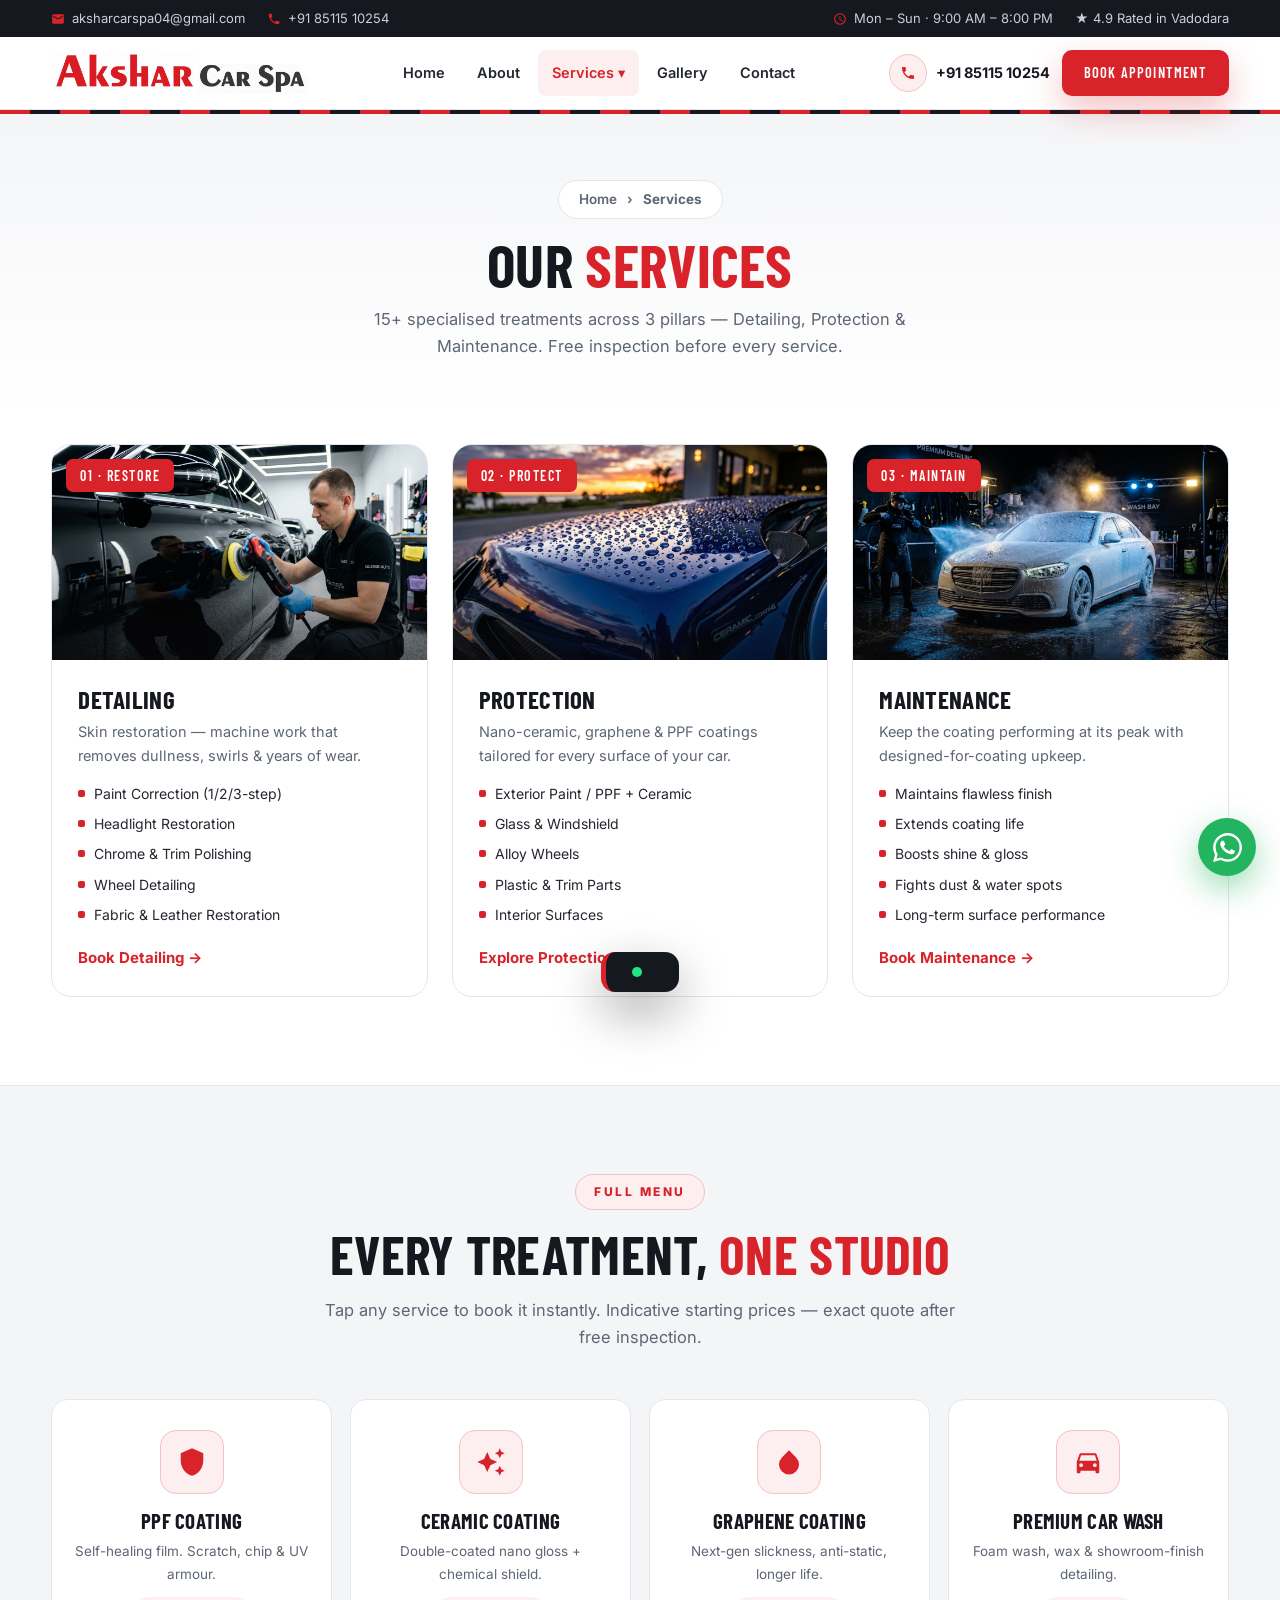
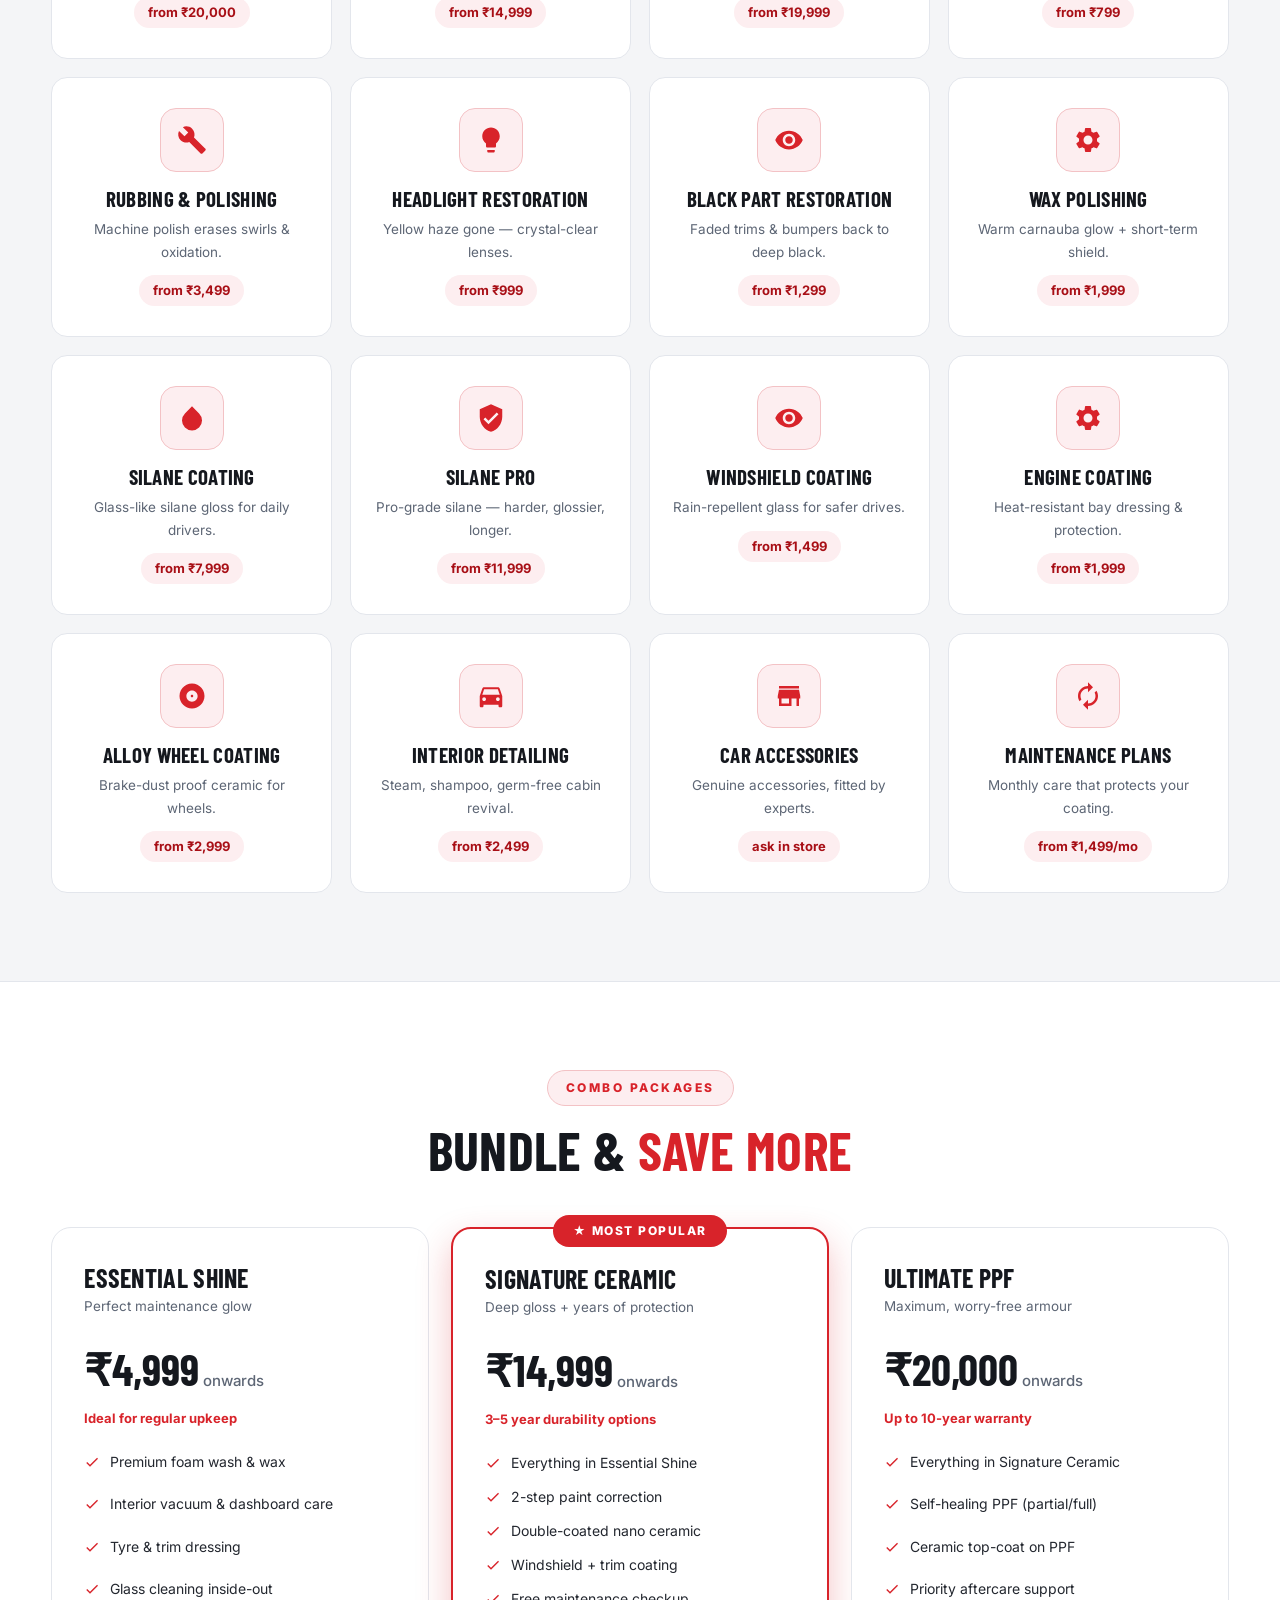
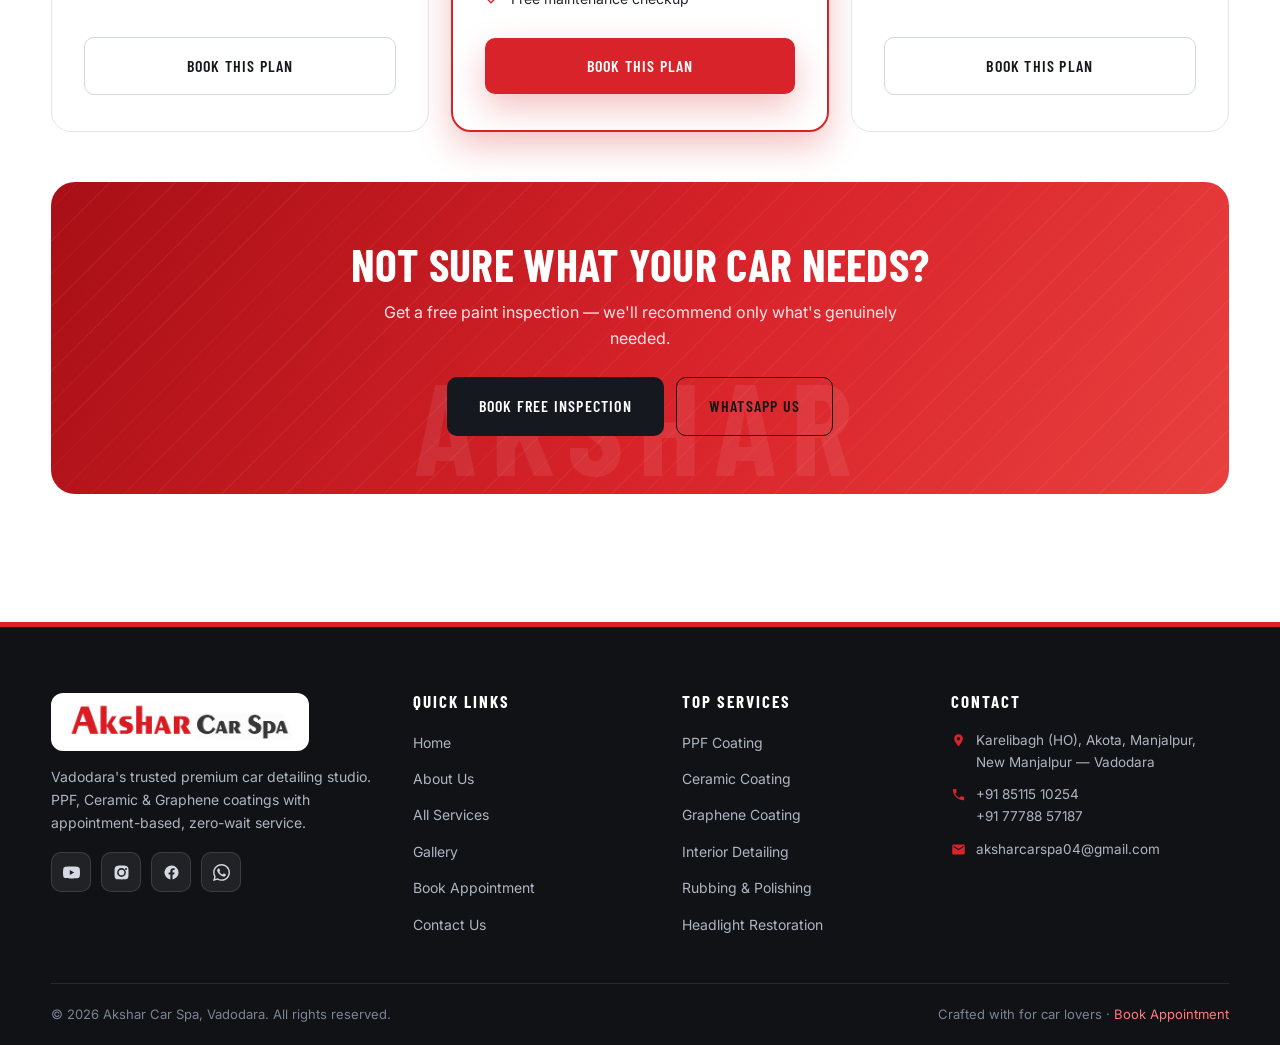
<file: services.html>
<!DOCTYPE html>
<html lang="en">
<head>
<meta charset="UTF-8">
<meta name="theme-color" content="#d8232a">
<meta name="mobile-web-app-capable" content="yes">
<meta name="apple-mobile-web-app-capable" content="yes">
<meta name="format-detection" content="telephone=yes">
<link rel="manifest" href="manifest.json">
<meta name="viewport" content="width=device-width, initial-scale=1.0, viewport-fit=cover">
<title>Our Services — Akshar Car Spa Vadodara | Detailing, PPF, Coating</title>
<meta name="description" content="Complete car detailing & protection services in Vadodara: PPF, ceramic, graphene, rubbing-polishing, headlight restoration, interior detailing & more.">
<link rel="preconnect" href="https://fonts.googleapis.com">
<link rel="preconnect" href="https://fonts.gstatic.com" crossorigin>
<link href="https://fonts.googleapis.com/css2?family=Barlow+Condensed:wght@500;600;700&family=Inter:wght@400;500;600;700;800&display=swap" rel="stylesheet">
<link rel="stylesheet" href="css/style.css?v=3">
<link rel="stylesheet" href="css/mobile.css?v=3">
<link rel="icon" href="data:image/svg+xml,<svg xmlns='http://www.w3.org/2000/svg' viewBox='0 0 24 24'><rect width='24' height='24' rx='6' fill='%23d8232a'/><path d='M12 4l4.5 4.5a6 6 0 11-9 0z' fill='%23141414'/></svg>">
</head>
<body>
<div id="loader" aria-hidden="true"><div class="ld-inner">
    <div class="ld-logo"><img src="images/logo.jpg" alt=""></div>
    <div class="ld-name">AKSHAR <span>CAR SPA</span></div>
    <div class="ld-bar"><span></span></div>
    <div class="ld-tag">Experience The Shine</div>
  </div></div>
<div class="scroll-progress" id="scrollProgress"></div>

<div class="topbar"><div class="container">
 <div class="tb-group"><a class="tb-item" href="mailto:aksharcarspa04@gmail.com"><svg viewBox="0 0 24 24"><path d="M20 4H4c-1.1 0-1.99.9-1.99 2L2 18c0 1.1.9 2 2 2h16c1.1 0 2-.9 2-2V6c0-1.1-.9-2-2-2zm0 4l-8 5-8-5V6l8 5 8-5v2z"/></svg> aksharcarspa04@gmail.com</a><a class="tb-item tb-hide" href="tel:+918511510254"><svg viewBox="0 0 24 24"><path d="M6.62 10.79c1.44 2.83 3.76 5.14 6.59 6.59l2.2-2.2c.27-.27.67-.36 1.02-.24 1.12.37 2.33.57 3.57.57.55 0 1 .45 1 1V20c0 .55-.45 1-1 1-9.39 0-17-7.61-17-17 0-.55.45-1 1-1h3.5c.55 0 1 .45 1 1 0 1.25.2 2.45.57 3.57.11.35.03.74-.25 1.02l-2.2 2.2z"/></svg> +91 85115 10254</a></div>
 <div class="tb-group"><span class="tb-item tb-hide"><svg viewBox="0 0 24 24"><path d="M11.99 2C6.47 2 2 6.48 2 12s4.47 10 9.99 10C17.52 22 22 17.52 22 12S17.52 2 11.99 2zM12 20c-4.42 0-8-3.58-8-8s3.58-8 8-8 8 3.58 8 8-3.58 8-8 8zm.5-13H11v6l5.25 3.15.75-1.23-4.5-2.67z"/></svg> Mon – Sun · 9:00 AM – 8:00 PM</span><span class="tb-item">★ 4.9 Rated in Vadodara</span></div>
</div></div>

<header class="navbar"><div class="container nav-inner">
 <a href="index.html" class="logo logo-img"><img src="images/logo.jpg" alt="Akshar Car Spa, Vadodara" fetchpriority="high"></a>
 <ul class="nav-links">
  <li><a href="index.html">Home</a></li><li><a href="about.html">About</a></li>
  <li class="has-drop"><a href="services.html" class="active">Services ▾</a><div class="dropdown-menu"><a href="ppf.html"> Paint Protection Film (PPF)</a><a href="coatings.html"> Ceramic & Graphene Coating</a><a href="services.html"> Premium Car Wash</a><a href="services.html"> Interior Detailing</a><a href="services.html">View All Services →</a></div></li>
  <li><a href="gallery.html">Gallery</a></li><li><a href="contact.html">Contact</a></li>
 </ul>
 <div class="nav-cta"><a class="nav-phone" href="tel:+918511510254"><span class="ph-ic"><svg viewBox="0 0 24 24"><path d="M6.62 10.79c1.44 2.83 3.76 5.14 6.59 6.59l2.2-2.2c.27-.27.67-.36 1.02-.24 1.12.37 2.33.57 3.57.57.55 0 1 .45 1 1V20c0 .55-.45 1-1 1-9.39 0-17-7.61-17-17 0-.55.45-1 1-1h3.5c.55 0 1 .45 1 1 0 1.25.2 2.45.57 3.57.11.35.03.74-.25 1.02l-2.2 2.2z"/></svg></span><span>+91 85115 10254</span></a><a href="#" class="btn btn-red btn-sm" data-book>Book Appointment</a><button class="hamburger" aria-label="Menu"><span></span><span></span><span></span></button></div>
</div></header>
<nav class="mobile-menu"><button class="mm-close">✕</button><a href="index.html">Home</a><a href="about.html">About Us</a><a href="services.html" class="active">All Services</a><a href="ppf.html"> PPF Coating</a><a href="coatings.html"> Ceramic & Graphene</a><a href="gallery.html">Gallery</a><a href="contact.html">Contact</a><a href="booking.html"> Book Appointment</a><a href="#" class="btn btn-red mm-book" data-book>Book Now</a></nav>

<!-- PAGE HERO -->
<div class="page-hero"><div class="container">
 <span class="crumbs"><a href="index.html">Home</a> › <b style="color:var(--gold)">Services</b></span>
 <h1>Our <span style="background:var(--red);-webkit-background-clip:text;background-clip:text;color:transparent">Services</span></h1>
 <p>15+ specialised treatments across 3 pillars — Detailing, Protection & Maintenance. Free inspection before every service.</p>
</div></div>

<!-- 3 PILLARS -->
<section style="padding-top:30px">
 <div class="container">
  <div class="pillars" style="margin-top:0">
   <div class="pillar reveal"><div class="pillar-img"><span class="pillar-num">01 · RESTORE</span><img src="images/paint-correction.jpg" srcset="images/small/paint-correction.jpg 480w, images/paint-correction.jpg 1024w" sizes="(max-width: 640px) 90vw, (max-width: 1024px) 45vw, 800px" alt="Detailing services" loading="lazy"></div>
    <div class="pillar-body"><h3>Detailing</h3><p>Skin restoration — machine work that removes dullness, swirls & years of wear.</p>
    <ul><li>Paint Correction (1/2/3-step)</li><li>Headlight Restoration</li><li>Chrome & Trim Polishing</li><li>Wheel Detailing</li><li>Fabric & Leather Restoration</li></ul><a href="#" class="link-arrow" data-book>Book Detailing →</a></div></div>
   <div class="pillar reveal reveal-d1"><div class="pillar-img"><span class="pillar-num">02 · PROTECT</span><img src="images/ceramic-coating.jpg" srcset="images/small/ceramic-coating.jpg 480w, images/ceramic-coating.jpg 1024w" sizes="(max-width: 640px) 90vw, (max-width: 1024px) 45vw, 800px" alt="Protection services" loading="lazy"></div>
    <div class="pillar-body"><h3>Protection</h3><p>Nano-ceramic, graphene & PPF coatings tailored for every surface of your car.</p>
    <ul><li>Exterior Paint / PPF + Ceramic</li><li>Glass & Windshield</li><li>Alloy Wheels</li><li>Plastic & Trim Parts</li><li>Interior Surfaces</li></ul><a href="ppf.html" class="link-arrow">Explore Protection →</a></div></div>
   <div class="pillar reveal reveal-d2"><div class="pillar-img"><span class="pillar-num">03 · MAINTAIN</span><img src="images/foam-wash.jpg" srcset="images/small/foam-wash.jpg 480w, images/foam-wash.jpg 1024w" sizes="(max-width: 640px) 90vw, (max-width: 1024px) 45vw, 800px" alt="Maintenance services" loading="lazy"></div>
    <div class="pillar-body"><h3>Maintenance</h3><p>Keep the coating performing at its peak with designed-for-coating upkeep.</p>
    <ul><li>Maintains flawless finish</li><li>Extends coating life</li><li>Boosts shine & gloss</li><li>Fights dust & water spots</li><li>Long-term surface performance</li></ul><a href="#" class="link-arrow" data-book>Book Maintenance →</a></div></div>
  </div>
 </div>
</section>

<!-- ALL SERVICES -->
<section style="background:var(--bg2);border-top:1px solid var(--border);border-bottom:1px solid var(--border)">
 <div class="container">
  <div class="center reveal"><span class="sec-badge">Full Menu</span><h2 class="sec-title">Every Treatment, <span class="red">One Studio</span></h2><p class="sec-sub">Tap any service to book it instantly. Indicative starting prices — exact quote after free inspection.</p></div>
  <div class="services-grid">
   <a href="#" data-book class="svc reveal"><span class="svc-ic"><svg viewBox="0 0 24 24"><path d="M12 1L3 5v6c0 5.55 3.84 10.74 9 12 5.16-1.26 9-6.45 9-12V5l-9-4z"/></svg></span><h3>PPF Coating</h3><p>Self-healing film. Scratch, chip & UV armour.</p><span class="price">from ₹20,000</span></a>
   <a href="#" data-book class="svc reveal reveal-d1"><span class="svc-ic"><svg viewBox="0 0 24 24"><path d="M19 9l1.25-2.75L23 5l-2.75-1.25L19 1l-1.25 2.75L15 5l2.75 1.25L19 9zm-7.5.5L9 4 6.5 9.5 1 12l5.5 2.5L9 20l2.5-5.5L17 12l-5.5-2.5zM19 15l-1.25 2.75L15 19l2.75 1.25L19 23l1.25-2.75L23 19l-2.75-1.25L19 15z"/></svg></span><h3>Ceramic Coating</h3><p>Double-coated nano gloss + chemical shield.</p><span class="price">from ₹14,999</span></a>
   <a href="#" data-book class="svc reveal reveal-d2"><span class="svc-ic"><svg viewBox="0 0 24 24"><path d="M12 2.69l5.66 5.66a8 8 0 11-11.31 0z"/></svg></span><h3>Graphene Coating</h3><p>Next-gen slickness, anti-static, longer life.</p><span class="price">from ₹19,999</span></a>
   <a href="#" data-book class="svc reveal reveal-d3"><span class="svc-ic"><svg viewBox="0 0 24 24"><path d="M18.92 6.01C18.72 5.42 18.16 5 17.5 5h-11c-.66 0-1.21.42-1.42 1.01L3 12v8c0 .55.45 1 1 1h1c.55 0 1-.45 1-1v-1h12v1c0 .55.45 1 1 1h1c.55 0 1-.45 1-1v-8l-2.08-5.99zM6.5 16c-.83 0-1.5-.67-1.5-1.5S5.67 13 6.5 13s1.5.67 1.5 1.5S7.33 16 6.5 16zm11 0c-.83 0-1.5-.67-1.5-1.5s.67-1.5 1.5-1.5 1.5.67 1.5 1.5-.67 1.5-1.5 1.5zM5 11l1.5-4.5h11L19 11H5z"/></svg></span><h3>Premium Car Wash</h3><p>Foam wash, wax & showroom-finish detailing.</p><span class="price">from ₹799</span></a>
   <a href="#" data-book class="svc reveal"><span class="svc-ic"><svg viewBox="0 0 24 24"><path d="M22.7 19l-9.1-9.1c.9-2.3.4-5-1.5-6.9-2-2-5-2.4-7.4-1.3L9 6 6 9 1.6 4.7C.4 7.1.9 10.1 2.9 12.1c1.9 1.9 4.6 2.4 6.9 1.5l9.1 9.1c.4.4 1 .4 1.4 0l2.4-2.4c.39-.39.39-1.02 0-1.41z"/></svg></span><h3>Rubbing & Polishing</h3><p>Machine polish erases swirls & oxidation.</p><span class="price">from ₹3,499</span></a>
   <a href="#" data-book class="svc reveal reveal-d1"><span class="svc-ic"><svg viewBox="0 0 24 24"><path d="M9 21c0 .55.45 1 1 1h4c.55 0 1-.45 1-1v-1H9v1zm3-19C8.14 2 5 5.14 5 9c0 2.38 1.19 4.47 3 5.74V17c0 .55.45 1 1 1h6c.55 0 1-.45 1-1v-2.26c1.81-1.27 3-3.36 3-5.74 0-3.86-3.14-7-7-7z"/></svg></span><h3>Headlight Restoration</h3><p>Yellow haze gone — crystal-clear lenses.</p><span class="price">from ₹999</span></a>
   <a href="#" data-book class="svc reveal reveal-d2"><span class="svc-ic"><svg viewBox="0 0 24 24"><path d="M12 4.5C7 4.5 2.73 7.61 1 12c1.73 4.39 6 7.5 11 7.5s9.27-3.11 11-7.5c-1.73-4.39-6-7.5-11-7.5zM12 17c-2.76 0-5-2.24-5-5s2.24-5 5-5 5 2.24 5 5-2.24 5-5 5zm0-8c-1.66 0-3 1.34-3 3s1.34 3 3 3 3-1.34 3-3-1.34-3-3-3z"/></svg></span><h3>Black Part Restoration</h3><p>Faded trims & bumpers back to deep black.</p><span class="price">from ₹1,299</span></a>
   <a href="#" data-book class="svc reveal reveal-d3"><span class="svc-ic"><svg viewBox="0 0 24 24"><path d="M19.14 12.94c.04-.3.06-.61.06-.94 0-.32-.02-.64-.07-.94l2.03-1.58c.18-.14.23-.41.12-.61l-1.92-3.32c-.12-.22-.37-.29-.59-.22l-2.39.96c-.5-.38-1.03-.7-1.62-.94l-.36-2.54c-.04-.24-.24-.41-.48-.41h-3.84c-.24 0-.43.17-.47.41l-.36 2.54c-.59.24-1.13.57-1.62.94l-2.39-.96c-.22-.08-.47 0-.59.22L2.74 8.87c-.12.21-.08.47.12.61l2.03 1.58c-.05.3-.09.63-.09.94s.02.64.07.94l-2.03 1.58c-.18.14-.23.41-.12.61l1.92 3.32c.12.22.37.29.59.22l2.39-.96c.5.38 1.03.7 1.62.94l.36 2.54c.05.24.24.41.48.41h3.84c.24 0 .44-.17.47-.41l.36-2.54c.59-.24 1.13-.56 1.62-.94l2.39.96c.22.08.47 0 .59-.22l1.92-3.32c.12-.22.07-.47-.12-.61l-2.01-1.58zM12 15.6c-1.98 0-3.6-1.62-3.6-3.6s1.62-3.6 3.6-3.6 3.6 1.62 3.6 3.6-1.62 3.6-3.6 3.6z"/></svg></span><h3>Wax Polishing</h3><p>Warm carnauba glow + short-term shield.</p><span class="price">from ₹1,999</span></a>
   <a href="#" data-book class="svc reveal"><span class="svc-ic"><svg viewBox="0 0 24 24"><path d="M12 2.69l5.66 5.66a8 8 0 11-11.31 0z"/></svg></span><h3>Silane Coating</h3><p>Glass-like silane gloss for daily drivers.</p><span class="price">from ₹7,999</span></a>
   <a href="#" data-book class="svc reveal reveal-d1"><span class="svc-ic"><svg viewBox="0 0 24 24"><path d="M12 1L3 5v6c0 5.55 3.84 10.74 9 12 5.16-1.26 9-6.45 9-12V5l-9-4zm-2 16l-4-4 1.41-1.41L10 14.17l6.59-6.59L18 9l-8 8z"/></svg></span><h3>Silane Pro</h3><p>Pro-grade silane — harder, glossier, longer.</p><span class="price">from ₹11,999</span></a>
   <a href="#" data-book class="svc reveal reveal-d2"><span class="svc-ic"><svg viewBox="0 0 24 24"><path d="M12 4.5C7 4.5 2.73 7.61 1 12c1.73 4.39 6 7.5 11 7.5s9.27-3.11 11-7.5c-1.73-4.39-6-7.5-11-7.5zM12 17c-2.76 0-5-2.24-5-5s2.24-5 5-5 5 2.24 5 5-2.24 5-5 5zm0-8c-1.66 0-3 1.34-3 3s1.34 3 3 3 3-1.34 3-3-1.34-3-3-3z"/></svg></span><h3>Windshield Coating</h3><p>Rain-repellent glass for safer drives.</p><span class="price">from ₹1,499</span></a>
   <a href="#" data-book class="svc reveal reveal-d3"><span class="svc-ic"><svg viewBox="0 0 24 24"><path d="M19.14 12.94c.04-.3.06-.61.06-.94 0-.32-.02-.64-.07-.94l2.03-1.58c.18-.14.23-.41.12-.61l-1.92-3.32c-.12-.22-.37-.29-.59-.22l-2.39.96c-.5-.38-1.03-.7-1.62-.94l-.36-2.54c-.04-.24-.24-.41-.48-.41h-3.84c-.24 0-.43.17-.47.41l-.36 2.54c-.59.24-1.13.57-1.62.94l-2.39-.96c-.22-.08-.47 0-.59.22L2.74 8.87c-.12.21-.08.47.12.61l2.03 1.58c-.05.3-.09.63-.09.94s.02.64.07.94l-2.03 1.58c-.18.14-.23.41-.12.61l1.92 3.32c.12.22.37.29.59.22l2.39-.96c.5.38 1.03.7 1.62.94l.36 2.54c.05.24.24.41.48.41h3.84c.24 0 .44-.17.47-.41l.36-2.54c.59-.24 1.13-.56 1.62-.94l2.39.96c.22.08.47 0 .59-.22l1.92-3.32c.12-.22.07-.47-.12-.61l-2.01-1.58zM12 15.6c-1.98 0-3.6-1.62-3.6-3.6s1.62-3.6 3.6-3.6 3.6 1.62 3.6 3.6-1.62 3.6-3.6 3.6z"/></svg></span><h3>Engine Coating</h3><p>Heat-resistant bay dressing & protection.</p><span class="price">from ₹1,999</span></a>
   <a href="#" data-book class="svc reveal"><span class="svc-ic"><svg viewBox="0 0 24 24"><path d="M12 2C6.48 2 2 6.48 2 12s4.48 10 10 10 10-4.48 10-10S17.52 2 12 2zm0 14.5c-2.49 0-4.5-2.01-4.5-4.5S9.51 7.5 12 7.5s4.5 2.01 4.5 4.5-2.01 4.5-4.5 4.5zm0-5.5c-.55 0-1 .45-1 1s.45 1 1 1 1-.45 1-1-.45-1-1-1z"/></svg></span><h3>Alloy Wheel Coating</h3><p>Brake-dust proof ceramic for wheels.</p><span class="price">from ₹2,999</span></a>
   <a href="#" data-book class="svc reveal reveal-d1"><span class="svc-ic"><svg viewBox="0 0 24 24"><path d="M18.92 6.01C18.72 5.42 18.16 5 17.5 5h-11c-.66 0-1.21.42-1.42 1.01L3 12v8c0 .55.45 1 1 1h1c.55 0 1-.45 1-1v-1h12v1c0 .55.45 1 1 1h1c.55 0 1-.45 1-1v-8l-2.08-5.99zM6.5 16c-.83 0-1.5-.67-1.5-1.5S5.67 13 6.5 13s1.5.67 1.5 1.5S7.33 16 6.5 16zm11 0c-.83 0-1.5-.67-1.5-1.5s.67-1.5 1.5-1.5 1.5.67 1.5 1.5-.67 1.5-1.5 1.5zM5 11l1.5-4.5h11L19 11H5z"/></svg></span><h3>Interior Detailing</h3><p>Steam, shampoo, germ-free cabin revival.</p><span class="price">from ₹2,499</span></a>
   <a href="#" data-book class="svc reveal reveal-d2"><span class="svc-ic"><svg viewBox="0 0 24 24"><path d="M20 4H4v2h16V4zm1 10v-2l-1-5H4l-1 5v2h1v6h10v-6h4v6h2v-6h1zm-9 4H6v-4h6v4z"/></svg></span><h3>Car Accessories</h3><p>Genuine accessories, fitted by experts.</p><span class="price">ask in store</span></a>
   <a href="#" data-book class="svc reveal reveal-d3"><span class="svc-ic"><svg viewBox="0 0 24 24"><path d="M12 6v3l4-4-4-4v3c-4.42 0-8 3.58-8 8 0 1.57.46 3.03 1.24 4.26L6.7 14.8c-.45-.83-.7-1.79-.7-2.8 0-3.31 2.69-6 6-6zm6.76 1.74L17.3 9.2c.44.84.7 1.79.7 2.8 0 3.31-2.69 6-6 6v-3l-4 4 4 4v-3c4.42 0 8-3.58 8-8 0-1.57-.46-3.03-1.24-4.26z"/></svg></span><h3>Maintenance Plans</h3><p>Monthly care that protects your coating.</p><span class="price">from ₹1,499/mo</span></a>
  </div>
 </div>
</section>

<!-- PRICING -->
<section><div class="container">
 <div class="center reveal"><span class="sec-badge">Combo Packages</span><h2 class="sec-title">Bundle & <span class="red">Save More</span></h2></div>
 <div class="pricing">
  <div class="price-card reveal"><h3>Essential Shine</h3><p class="pk-sub">Perfect maintenance glow</p><div class="price-val">₹4,999<small> onwards</small></div><p class="price-note">Ideal for regular upkeep</p>
   <ul><li><svg viewBox="0 0 24 24"><path d="M9 16.17L4.83 12l-1.42 1.41L9 19 21 7l-1.41-1.41z"/></svg>Premium foam wash & wax</li><li><svg viewBox="0 0 24 24"><path d="M9 16.17L4.83 12l-1.42 1.41L9 19 21 7l-1.41-1.41z"/></svg>Interior vacuum & dashboard care</li><li><svg viewBox="0 0 24 24"><path d="M9 16.17L4.83 12l-1.42 1.41L9 19 21 7l-1.41-1.41z"/></svg>Tyre & trim dressing</li><li><svg viewBox="0 0 24 24"><path d="M9 16.17L4.83 12l-1.42 1.41L9 19 21 7l-1.41-1.41z"/></svg>Glass cleaning inside-out</li></ul>
   <a href="#" class="btn btn-ghost" data-book>Book This Plan</a></div>
  <div class="price-card featured reveal reveal-d1"><span class="pop-tag">★ MOST POPULAR</span><h3>Signature Ceramic</h3><p class="pk-sub">Deep gloss + years of protection</p><div class="price-val">₹14,999<small> onwards</small></div><p class="price-note">3–5 year durability options</p>
   <ul><li><svg viewBox="0 0 24 24"><path d="M9 16.17L4.83 12l-1.42 1.41L9 19 21 7l-1.41-1.41z"/></svg>Everything in Essential Shine</li><li><svg viewBox="0 0 24 24"><path d="M9 16.17L4.83 12l-1.42 1.41L9 19 21 7l-1.41-1.41z"/></svg>2-step paint correction</li><li><svg viewBox="0 0 24 24"><path d="M9 16.17L4.83 12l-1.42 1.41L9 19 21 7l-1.41-1.41z"/></svg>Double-coated nano ceramic</li><li><svg viewBox="0 0 24 24"><path d="M9 16.17L4.83 12l-1.42 1.41L9 19 21 7l-1.41-1.41z"/></svg>Windshield + trim coating</li><li><svg viewBox="0 0 24 24"><path d="M9 16.17L4.83 12l-1.42 1.41L9 19 21 7l-1.41-1.41z"/></svg>Free maintenance checkup</li></ul>
   <a href="#" class="btn btn-red" data-book>Book This Plan</a></div>
  <div class="price-card reveal reveal-d2"><h3>Ultimate PPF</h3><p class="pk-sub">Maximum, worry-free armour</p><div class="price-val">₹20,000<small> onwards</small></div><p class="price-note">Up to 10-year warranty</p>
   <ul><li><svg viewBox="0 0 24 24"><path d="M9 16.17L4.83 12l-1.42 1.41L9 19 21 7l-1.41-1.41z"/></svg>Everything in Signature Ceramic</li><li><svg viewBox="0 0 24 24"><path d="M9 16.17L4.83 12l-1.42 1.41L9 19 21 7l-1.41-1.41z"/></svg>Self-healing PPF (partial/full)</li><li><svg viewBox="0 0 24 24"><path d="M9 16.17L4.83 12l-1.42 1.41L9 19 21 7l-1.41-1.41z"/></svg>Ceramic top-coat on PPF</li><li><svg viewBox="0 0 24 24"><path d="M9 16.17L4.83 12l-1.42 1.41L9 19 21 7l-1.41-1.41z"/></svg>Priority aftercare support</li></ul>
   <a href="#" class="btn btn-ghost" data-book>Book This Plan</a></div>
 </div>
 <div class="center reveal" style="margin-top:50px"><div class="cta-banner"><h2>Not Sure What Your Car Needs? </h2><p>Get a free paint inspection — we'll recommend only what's genuinely needed.</p><div class="cta-btns"><a href="#" class="btn btn-dark" data-book> Book Free Inspection</a><a href="https://wa.me/918511510254" target="_blank" class="btn btn-ghost" style="border-color:#141414;color:#141414"> WhatsApp Us</a></div></div></div>
</div></section>

<footer><div class="container"><div class="foot-grid">
 <div class="foot-about"><a href="index.html" class="logo logo-footer"><img src="images/logo.jpg" alt="Akshar Car Spa" loading="lazy"></a><p>Vadodara's trusted premium car detailing studio. PPF, Ceramic & Graphene coatings with appointment-based, zero-wait service.</p><div class="socials"><a href="https://www.youtube.com/channel/UCruIUTBnso2y1WBrChyFluQ" target="_blank" aria-label="YouTube"><svg viewBox="0 0 24 24"><path d="M23.5 6.2a3 3 0 00-2.1-2.1C19.5 3.5 12 3.5 12 3.5s-7.5 0-9.4.6A3 3 0 00.5 6.2 31.3 31.3 0 000 12a31.3 31.3 0 00.5 5.8 3 3 0 002.1 2.1c1.9.6 9.4.6 9.4.6s7.5 0 9.4-.6a3 3 0 002.1-2.1A31.3 31.3 0 0024 12a31.3 31.3 0 00-.5-5.8zM9.6 15.6V8.4L15.8 12l-6.2 3.6z"/></svg></a><a href="#" aria-label="Instagram"><svg viewBox="0 0 24 24"><path d="M12 2.2c3.2 0 3.6 0 4.9.1 3.3.1 4.8 1.7 4.9 4.9.1 1.3.1 1.6.1 4.8s0 3.6-.1 4.8c-.1 3.2-1.7 4.8-4.9 4.9-1.3.1-1.6.1-4.9.1s-3.6 0-4.9-.1c-3.3-.1-4.8-1.7-4.9-4.9C2.2 15.6 2.2 15.2 2.2 12s0-3.6.1-4.8C2.4 4 4 2.4 7.2 2.3 8.4 2.2 8.8 2.2 12 2.2zm0 3.6a6.2 6.2 0 100 12.4 6.2 6.2 0 000-12.4zm0 10.2a4 4 0 110-8 4 4 0 010 8zm6.4-10.5a1.4 1.4 0 100 2.9 1.4 1.4 0 000-2.9z"/></svg></a><a href="#" aria-label="Facebook"><svg viewBox="0 0 24 24"><path d="M22 12a10 10 0 10-11.6 9.9v-7H7.9V12h2.5V9.8c0-2.5 1.5-3.9 3.8-3.9 1.1 0 2.2.2 2.2.2v2.5h-1.3c-1.2 0-1.6.8-1.6 1.6V12h2.8l-.4 2.9h-2.4v7A10 10 0 0022 12z"/></svg></a><a href="https://wa.me/918511510254" target="_blank" aria-label="WhatsApp"><svg viewBox="0 0 24 24"><path d="M17.5 14.4c-.3-.15-1.76-.87-2.03-.97-.27-.1-.47-.15-.67.15-.2.3-.77.97-.94 1.17-.17.2-.35.22-.65.07-.3-.15-1.26-.46-2.4-1.48-.88-.79-1.48-1.76-1.65-2.06-.17-.3-.02-.46.13-.61.13-.13.3-.35.45-.52.15-.17.2-.3.3-.5.1-.2.05-.37-.02-.52-.08-.15-.67-1.62-.92-2.22-.24-.58-.49-.5-.67-.51h-.57c-.2 0-.52.07-.8.37-.27.3-1.04 1.02-1.04 2.5 0 1.47 1.07 2.89 1.22 3.09.15.2 2.1 3.2 5.1 4.49.71.31 1.27.49 1.7.63.72.23 1.37.2 1.88.12.57-.09 1.76-.72 2-1.42.25-.7.25-1.29.18-1.42-.08-.12-.28-.2-.58-.35zM12.05 21.8h-.01a9.87 9.87 0 01-5.03-1.38l-.36-.21-3.74.98 1-3.65-.24-.37a9.86 9.86 0 01-1.51-5.26c0-5.45 4.44-9.88 9.9-9.88a9.82 9.82 0 016.99 2.9 9.82 9.82 0 012.9 7c0 5.45-4.45 9.87-9.9 9.87zm8.42-18.29A11.82 11.82 0 0012.05 0C5.5 0 .16 5.34.16 11.9c0 2.1.55 4.14 1.59 5.95L.06 24l6.3-1.65a11.9 11.9 0 005.68 1.45h.01c6.55 0 11.89-5.34 11.89-11.9 0-3.18-1.24-6.16-3.47-8.39z"/></svg></a></div></div>
 <div><h4>Quick Links</h4><ul><li><a href="index.html">Home</a></li><li><a href="about.html">About Us</a></li><li><a href="services.html">All Services</a></li><li><a href="gallery.html">Gallery</a></li><li><a href="booking.html">Book Appointment</a></li><li><a href="contact.html">Contact Us</a></li></ul></div>
 <div><h4>Top Services</h4><ul><li><a href="ppf.html">PPF Coating</a></li><li><a href="coatings.html">Ceramic Coating</a></li><li><a href="coatings.html">Graphene Coating</a></li><li><a href="services.html">Interior Detailing</a></li><li><a href="services.html">Rubbing & Polishing</a></li><li><a href="services.html">Headlight Restoration</a></li></ul></div>
 <div><h4>Contact</h4><ul class="foot-contact"><li><svg viewBox="0 0 24 24"><path d="M12 2C8.13 2 5 5.13 5 8.5c0 5.25 7 13 7 13s7-7.75 7-13C19 5.13 15.87 2 12 2zm0 9.5c-1.38 0-2.5-1.12-2.5-2.5s1.12-2.5 2.5-2.5 2.5 1.12 2.5 2.5-1.12 2.5-2.5 2.5z"/></svg><span>Karelibagh (HO), Akota, Manjalpur, New Manjalpur — Vadodara</span></li><li><svg viewBox="0 0 24 24"><path d="M6.62 10.79c1.44 2.83 3.76 5.14 6.59 6.59l2.2-2.2c.27-.27.67-.36 1.02-.24 1.12.37 2.33.57 3.57.57.55 0 1 .45 1 1V20c0 .55-.45 1-1 1-9.39 0-17-7.61-17-17 0-.55.45-1 1-1h3.5c.55 0 1 .45 1 1 0 1.25.2 2.45.57 3.57.11.35.03.74-.25 1.02l-2.2 2.2z"/></svg><span>+91 85115 10254<br>+91 77788 57187</span></li><li><svg viewBox="0 0 24 24"><path d="M20 4H4c-1.1 0-1.99.9-1.99 2L2 18c0 1.1.9 2 2 2h16c1.1 0 2-.9 2-2V6c0-1.1-.9-2-2-2zm0 4l-8 5-8-5V6l8 5 8-5v2z"/></svg><span>aksharcarspa04@gmail.com</span></li></ul></div>
</div><div class="foot-bottom"><span>© <span class="js-year">2026</span> Akshar Car Spa, Vadodara. All rights reserved.</span><span>Crafted with for car lovers · <a href="booking.html">Book Appointment</a></span></div></div></footer>

<a class="wa-float" href="https://wa.me/918511510254?text=Hi!%20I%20want%20to%20book%20a%20car%20spa%20service." target="_blank" aria-label="Chat on WhatsApp"><svg viewBox="0 0 24 24"><path d="M17.5 14.4c-.3-.15-1.76-.87-2.03-.97-.27-.1-.47-.15-.67.15-.2.3-.77.97-.94 1.17-.17.2-.35.22-.65.07-.3-.15-1.26-.46-2.4-1.48-.88-.79-1.48-1.76-1.65-2.06-.17-.3-.02-.46.13-.61.13-.13.3-.35.45-.52.15-.17.2-.3.3-.5.1-.2.05-.37-.02-.52-.08-.15-.67-1.62-.92-2.22-.24-.58-.49-.5-.67-.51h-.57c-.2 0-.52.07-.8.37-.27.3-1.04 1.02-1.04 2.5 0 1.47 1.07 2.89 1.22 3.09.15.2 2.1 3.2 5.1 4.49.71.31 1.27.49 1.7.63.72.23 1.37.2 1.88.12.57-.09 1.76-.72 2-1.42.25-.7.25-1.29.18-1.42-.08-.12-.28-.2-.58-.35zM12.05 21.8h-.01a9.87 9.87 0 01-5.03-1.38l-.36-.21-3.74.98 1-3.65-.24-.37a9.86 9.86 0 01-1.51-5.26c0-5.45 4.44-9.88 9.9-9.88a9.82 9.82 0 016.99 2.9 9.82 9.82 0 012.9 7c0 5.45-4.45 9.87-9.9 9.87zm8.42-18.29A11.82 11.82 0 0012.05 0C5.5 0 .16 5.34.16 11.9c0 2.1.55 4.14 1.59 5.95L.06 24l6.3-1.65a11.9 11.9 0 005.68 1.45h.01c6.55 0 11.89-5.34 11.89-11.9 0-3.18-1.24-6.16-3.47-8.39z"/></svg></a>
<button class="to-top" aria-label="Back to top">↑</button>
<div class="modal" id="bookModal"><div class="modal-bg"></div><div class="modal-box"><button class="modal-close">✕</button><h3>Book Appointment </h3><p>Zero waiting — your car starts getting served the moment you arrive.</p><form data-form="book"><div class="f-row"><div class="f-group"><label>Your Name *</label><input type="text" name="name" autocomplete="name" placeholder="Full name" required></div><div class="f-group"><label>Phone *</label><input type="tel" name="phone" placeholder="10-digit mobile" required maxlength="10" inputmode="numeric" autocomplete="tel"></div></div><div class="f-row"><div class="f-group"><label>Service *</label><select name="service"><option>PPF Coating</option><option>Ceramic Coating</option><option>Graphene Coating</option><option>Interior Detailing</option><option>Premium Car Wash</option><option>Free Inspection</option></select></div><div class="f-group"><label>Branch *</label><select name="branch"><option>Karelibagh (HO)</option><option>Akota</option><option>Manjalpur</option><option>New Manjalpur</option></select></div></div><div class="f-group"><label>Preferred Date</label><input type="date" name="date"></div><button type="submit" class="btn btn-red" style="width:100%">Confirm Booking →</button></form></div></div>
<div class="toast" id="toast"><span class="t-dot"></span><span class="t-msg"></span></div>
<script src="js/main.js?v=3"></script>
<script src="js/mobile.js?v=3"></script>
</body>
</html>
</file>
<file: css/style.css>
/* ============================================================
   AKSHAR CAR SPA — Expert Redesign v2
   Light theme · Brand red · Automotive editorial style
   ============================================================ */
:root{
  --bg:#ffffff;
  --bg2:#f4f5f7;
  --bg3:#eceef2;
  --card:#ffffff;
  --ink:#15181e;
  --text:#23272f;
  --muted:#5d6675;
  --muted2:#8b93a3;
  --border:#e3e6ec;
  --border-dark:#d3d8e1;
  --red:#d8232a;
  --red-dark:#a80f16;
  --red-deep:#7e0b11;
  --red-soft:#fdeef0;
  --red-line:#f3c2c5;
  --star:#f59e0b;
  --green:#1faa55;
  --dark:#14161b;
  --radius:16px;
  --shadow:0 20px 55px rgba(21,24,30,.10);
  --shadow-red:0 14px 34px rgba(216,35,42,.28);
  --font-d:'Barlow Condensed','Arial Narrow',Impact,sans-serif;
  --font-b:'Inter','Segoe UI',system-ui,-apple-system,sans-serif;
}
*{margin:0;padding:0;box-sizing:border-box}
html{scroll-behavior:smooth}
body{background:var(--bg);color:var(--text);font-family:var(--font-b);line-height:1.65;overflow-x:hidden;-webkit-font-smoothing:antialiased}
img{max-width:100%;display:block}
a{color:inherit;text-decoration:none}
ul{list-style:none}
.container{width:min(1200px,92%);margin:0 auto}
section{padding:88px 0;position:relative}
::selection{background:var(--red);color:#fff}
::-webkit-scrollbar{width:11px}
::-webkit-scrollbar-track{background:var(--bg2)}
::-webkit-scrollbar-thumb{background:#c3c9d4;border-radius:8px;border:2px solid var(--bg2)}
::-webkit-scrollbar-thumb:hover{background:var(--red)}

/* ---------- Scroll progress bar ---------- */
.scroll-progress{position:fixed;top:0;left:0;height:3px;width:0;background:linear-gradient(90deg,var(--red),#ff6b70);z-index:200}

/* ---------- Typography ---------- */
h1,h2,h3,h4{font-family:var(--font-d);line-height:1.05;font-weight:700;letter-spacing:.3px;text-transform:uppercase;color:var(--ink)}
.sec-eyebrow{display:flex;align-items:center;gap:12px;font-size:13px;font-weight:800;letter-spacing:3px;text-transform:uppercase;color:var(--red);margin-bottom:14px}
.sec-eyebrow::before{content:'';width:38px;height:3px;background:var(--red);border-radius:2px}
.center .sec-eyebrow{justify-content:center}
.center .sec-eyebrow::after{content:'';width:38px;height:3px;background:var(--red);border-radius:2px}
.sec-badge{display:inline-flex;align-items:center;gap:8px;font-size:12px;font-weight:800;letter-spacing:2.5px;text-transform:uppercase;color:var(--red);background:var(--red-soft);border:1px solid var(--red-line);padding:7px 18px;border-radius:100px;margin-bottom:16px}
.sec-title{font-size:clamp(34px,4.6vw,54px);margin-bottom:14px}
.sec-title .red{color:var(--red)}
.sec-sub{color:var(--muted);font-size:16.5px;max-width:640px}
.center{text-align:center}
.center .sec-sub{margin:0 auto}
.sec-index{position:absolute;top:54px;right:4%;font-family:var(--font-d);font-size:90px;font-weight:700;color:transparent;-webkit-text-stroke:1.5px var(--border-dark);opacity:.7;pointer-events:none;user-select:none;line-height:1}

/* ---------- Buttons ---------- */
.btn{display:inline-flex;align-items:center;justify-content:center;gap:10px;padding:15px 32px;border-radius:10px;font-weight:600;font-size:16px;letter-spacing:1.2px;text-transform:uppercase;border:none;cursor:pointer;transition:.25s;font-family:var(--font-d)}
.btn svg{width:17px;height:17px}
.btn-red{background:var(--red);color:#fff;box-shadow:var(--shadow-red)}
.btn-red:hover{background:var(--red-dark);transform:translateY(-2px)}
.btn-gold{background:var(--red);color:#fff;box-shadow:var(--shadow-red)}
.btn-gold:hover{background:var(--red-dark);transform:translateY(-2px)}
.btn-dark{background:var(--ink);color:#fff}
.btn-dark:hover{background:#000;transform:translateY(-2px)}
.btn-ghost{background:#fff;color:var(--ink);border:1.5px solid var(--border-dark)}
.btn-ghost:hover{border-color:var(--red);color:var(--red);transform:translateY(-2px)}
.btn-green{background:var(--green);color:#fff}
.btn-green:hover{filter:brightness(.92);transform:translateY(-2px)}
.btn-light{background:#fff;color:var(--red-dark)}
.btn-light:hover{transform:translateY(-2px);box-shadow:0 14px 30px rgba(0,0,0,.2)}
.btn-sm{padding:11px 22px;font-size:14.5px}
.link-arrow{font-weight:700;color:var(--red);display:inline-flex;align-items:center;gap:8px;font-size:15px;transition:.25s}
.link-arrow:hover{gap:13px}

/* ---------- Topbar ---------- */
.topbar{background:var(--ink);color:#c9cfd9;font-size:13px;padding:8px 0;position:relative;z-index:60}
.topbar .container{display:flex;justify-content:space-between;align-items:center;gap:12px;flex-wrap:wrap}
.topbar a:hover{color:#fff}
.topbar .tb-group{display:flex;gap:22px;flex-wrap:wrap}
.topbar .tb-item{display:flex;align-items:center;gap:7px}
.topbar svg{width:14px;height:14px;fill:var(--red)}

/* ---------- Navbar ---------- */
.navbar{position:sticky;top:0;z-index:50;background:rgba(255,255,255,.94);backdrop-filter:blur(14px);-webkit-backdrop-filter:blur(14px);border-bottom:1px solid var(--border);transition:.3s}
.navbar .nav-inner{display:flex;align-items:center;justify-content:space-between;padding:12px 0;gap:16px}
.logo{display:flex;align-items:center;gap:11px}
.logo-mark{width:44px;height:44px;border-radius:11px;background:linear-gradient(135deg,#e8343b,var(--red-dark));display:flex;align-items:center;justify-content:center;box-shadow:0 8px 20px rgba(216,35,42,.35);flex-shrink:0}
.logo-mark svg{width:24px;height:24px;fill:#fff}
.logo-text{line-height:1.1}
.logo-text strong{font-family:var(--font-d);font-size:21px;letter-spacing:.8px;display:block;color:var(--ink)}
.logo-text strong em{font-style:normal;color:var(--red)}
.logo-text small{font-size:9.5px;letter-spacing:3px;color:var(--muted);font-weight:700}
.nav-links{display:flex;align-items:center;gap:4px}
.nav-links>li{position:relative}
.nav-links>li>a{display:block;padding:11px 14px;font-weight:600;font-size:14.5px;color:var(--text);border-radius:8px;transition:.2s}
.nav-links>li>a:hover,.nav-links>li>a.active{color:var(--red);background:var(--red-soft)}
.dropdown-menu{position:absolute;top:110%;left:0;min-width:260px;background:#fff;border:1px solid var(--border);border-radius:12px;padding:8px;opacity:0;visibility:hidden;transform:translateY(8px);transition:.22s;box-shadow:var(--shadow)}
.nav-links li.has-drop:hover .dropdown-menu{opacity:1;visibility:visible;transform:translateY(0)}
.dropdown-menu a{display:flex;gap:10px;align-items:center;padding:11px 14px;border-radius:8px;font-size:14px;font-weight:500;color:var(--text)}
.dropdown-menu a:hover{background:var(--red-soft);color:var(--red)}
.nav-cta{display:flex;align-items:center;gap:12px}
.nav-phone{display:flex;align-items:center;gap:9px;font-weight:700;font-size:14.5px;color:var(--ink)}
.nav-phone .ph-ic{width:38px;height:38px;border-radius:50%;background:var(--red-soft);border:1px solid var(--red-line);display:flex;align-items:center;justify-content:center}
.nav-phone svg{width:16px;height:16px;fill:var(--red)}
.hamburger{display:none;background:#fff;border:1.5px solid var(--border-dark);border-radius:10px;width:44px;height:44px;cursor:pointer;flex-direction:column;align-items:center;justify-content:center;gap:5px}
.hamburger span{width:21px;height:2.5px;background:var(--ink);border-radius:2px;transition:.3s}
.mobile-menu{display:none}

/* ---------- HERO (light editorial) ---------- */
.hero-new{padding:56px 0 70px;overflow:hidden;background:
  radial-gradient(700px 380px at 88% 8%,rgba(216,35,42,.08),transparent 60%),
  repeating-linear-gradient(-45deg,transparent 0 14px,rgba(21,24,30,.022) 14px 15px),#fff}
.hero-grid{display:grid;grid-template-columns:1.05fr .95fr;gap:56px;align-items:center}
.hero-copy .rating-pill{display:inline-flex;align-items:center;gap:10px;background:#fff;border:1px solid var(--border);box-shadow:0 8px 24px rgba(21,24,30,.08);padding:8px 18px 8px 9px;border-radius:100px;font-size:13.5px;font-weight:600;margin-bottom:20px}
.rating-pill .gp{width:30px;height:30px;border-radius:50%;background:var(--ink);color:#fff;font-weight:800;font-size:15px;display:flex;align-items:center;justify-content:center;font-family:var(--font-d)}
.rating-pill .stars{color:var(--star);letter-spacing:1px}
.hero-copy h1{font-size:clamp(46px,6.4vw,78px);margin-bottom:16px}
.hero-copy h1 .red{color:var(--red);position:relative;white-space:nowrap}
.hero-copy h1 .red::after{content:'';position:absolute;left:0;right:0;bottom:4px;height:10px;background:var(--red-soft);z-index:-1;border-radius:3px}
.hero-copy h1{position:relative;z-index:1}
.hero-copy>p{font-size:17px;color:var(--muted);max-width:520px;margin-bottom:28px}
.hero-copy>p b{color:var(--ink)}
.hero-btns{display:flex;gap:12px;flex-wrap:wrap;margin-bottom:30px}
.trust-row{display:flex;align-items:center;gap:14px;margin-bottom:34px}
.avatars{display:flex}
.avatars span{width:40px;height:40px;border-radius:50%;border:3px solid #fff;box-shadow:0 4px 12px rgba(0,0,0,.15);display:flex;align-items:center;justify-content:center;font-size:12px;font-weight:800;color:#fff;margin-left:-10px;font-family:var(--font-d);letter-spacing:.5px}
.avatars span:first-child{margin-left:0}
.trust-row small{font-size:13.5px;color:var(--muted);line-height:1.5}
.trust-row small b{color:var(--ink)}
.hero-stats{display:grid;grid-template-columns:repeat(4,1fr);gap:0;background:#fff;border:1px solid var(--border);border-radius:14px;overflow:hidden;box-shadow:var(--shadow);max-width:560px}
.hstat{padding:16px 8px;text-align:center;border-left:1px solid var(--border)}
.hstat:first-child{border-left:none}
.hstat strong{font-family:var(--font-d);font-size:27px;color:var(--ink);display:block;line-height:1}
.hstat strong span{color:var(--red)}
.hstat span:last-child{font-size:11.5px;color:var(--muted);font-weight:600;text-transform:uppercase;letter-spacing:.6px}
.hero-visual{position:relative}
.hero-img-main{border-radius:22px;overflow:hidden;box-shadow:0 30px 70px rgba(21,24,30,.22);border:6px solid #fff;outline:1px solid var(--border)}
.hero-img-main img{width:100%;height:480px;object-fit:cover}
.hero-visual::before{content:'';position:absolute;inset:auto -24px -24px auto;width:62%;height:52%;background:repeating-linear-gradient(-45deg,var(--red) 0 14px,transparent 14px 26px);border-radius:0 0 22px 0;z-index:-0;opacity:.9;z-index:0}
.hero-img-main{position:relative;z-index:1}
.float-card{position:absolute;z-index:2;background:#fff;border:1px solid var(--border);border-radius:14px;padding:14px 18px;display:flex;gap:12px;align-items:center;box-shadow:var(--shadow);animation:float 4.5s ease-in-out infinite}
.float-card .fc-ic{width:46px;height:46px;border-radius:12px;background:var(--red-soft);display:flex;align-items:center;justify-content:center;flex-shrink:0}
.float-card .fc-ic svg{width:23px;height:23px;fill:var(--red)}
.float-card strong{display:block;font-size:14.5px;color:var(--ink);line-height:1.3}
.float-card small{color:var(--muted);font-size:12.5px}
.fc-1{top:34px;left:-38px}
.fc-2{bottom:44px;right:-24px;animation-delay:2.2s}
.fc-2 .fc-ic{background:#fff7e8}
.fc-2 .fc-ic b{font-family:var(--font-d);font-size:19px;color:var(--star)}
@keyframes float{0%,100%{transform:translateY(0)}50%{transform:translateY(-11px)}}
.stripe-tag{position:absolute;z-index:2;top:-16px;right:26px;background:var(--ink);color:#fff;font-family:var(--font-d);font-size:14px;letter-spacing:2px;padding:8px 20px;border-radius:8px;box-shadow:0 10px 24px rgba(0,0,0,.25)}

/* ---------- Marquee ---------- */
.marquee{background:var(--red);color:#fff;overflow:hidden;padding:13px 0;border-top:3px solid var(--ink);border-bottom:3px solid var(--ink)}
.marquee-track{display:flex;gap:40px;width:max-content;animation:scroll 24s linear infinite;font-family:var(--font-d);font-weight:600;font-size:18px;letter-spacing:2px;white-space:nowrap}
@keyframes scroll{to{transform:translateX(-50%)}}

/* ---------- Split ---------- */
.split{display:grid;grid-template-columns:1fr 1fr;gap:60px;align-items:center}
.split-img{position:relative}
.split-img img{border-radius:20px;box-shadow:var(--shadow)}
.split-img::before{content:'';position:absolute;inset:-14px auto auto -14px;width:110px;height:110px;border-top:5px solid var(--red);border-left:5px solid var(--red);border-top-left-radius:20px}
.img-badge{position:absolute;bottom:-22px;right:-12px;background:var(--ink);color:#fff;border-radius:14px;padding:16px 24px;text-align:center;box-shadow:var(--shadow)}
.img-badge strong{font-family:var(--font-d);font-size:32px;display:block;line-height:1;color:#fff}
.img-badge strong span{color:var(--star)}
.img-badge span:last-child{font-size:12px;font-weight:700;letter-spacing:1.5px;text-transform:uppercase;color:#c9cfd9}
.story-copy{margin:2px 0 4px}
.story-copy p{color:var(--text);font-size:16px;line-height:1.85;margin:0 0 14px;max-width:600px}
.story-copy p:last-child{margin-bottom:0}
.story-copy b{color:var(--ink);font-weight:700}
@media(max-width:640px){.story-copy p{font-size:15px;line-height:1.8}}
.check-list{margin:24px 0;display:grid;gap:13px}
.check-list li{display:flex;gap:12px;align-items:flex-start;font-size:15.5px;color:var(--text)}
.check-ic{width:25px;height:25px;border-radius:50%;background:var(--red-soft);border:1px solid var(--red-line);display:flex;align-items:center;justify-content:center;flex-shrink:0;margin-top:2px}
.check-ic svg{width:13px;height:13px;fill:var(--red)}

/* ---------- Pillars ---------- */
.pillars{display:grid;grid-template-columns:repeat(3,1fr);gap:24px;margin-top:48px}
.pillar{background:#fff;border:1px solid var(--border);border-radius:20px;overflow:hidden;transition:.3s}
.pillar:hover{transform:translateY(-8px);box-shadow:var(--shadow);border-color:var(--red-line)}
.pillar-img{height:215px;overflow:hidden;position:relative}
.pillar-img img{width:100%;height:100%;object-fit:cover;transition:.5s}
.pillar:hover .pillar-img img{transform:scale(1.07)}
.pillar-img::after{content:'';position:absolute;inset:0;background:linear-gradient(to top,rgba(10,10,14,.55),transparent 55%)}
.pillar-num{position:absolute;top:14px;left:14px;z-index:2;background:var(--red);color:#fff;font-family:var(--font-d);font-weight:600;font-size:14px;letter-spacing:1.5px;padding:5px 14px;border-radius:7px}
.pillar-body{padding:26px}
.pillar-body h3{font-size:25px;margin-bottom:8px}
.pillar-body p{color:var(--muted);font-size:14.5px;margin-bottom:14px}
.pillar-body ul{margin-bottom:18px;display:grid;gap:7px}
.pillar-body ul li{font-size:14px;color:var(--text);display:flex;gap:9px;align-items:center}
.pillar-body ul li::before{content:'';width:7px;height:7px;border-radius:2px;background:var(--red);flex-shrink:0}

/* ---------- Services grid ---------- */
.services-grid{display:grid;grid-template-columns:repeat(4,1fr);gap:18px;margin-top:48px}
.svc{background:#fff;border:1px solid var(--border);border-radius:16px;padding:30px 22px;text-align:center;transition:.28s;position:relative;overflow:hidden}
.svc::before{content:'';position:absolute;top:0;left:0;right:0;height:4px;background:var(--red);transform:scaleX(0);transition:.3s}
.svc:hover{transform:translateY(-7px);box-shadow:var(--shadow);border-color:var(--red-line)}
.svc:hover::before{transform:scaleX(1)}
.svc-ic{width:64px;height:64px;margin:0 auto 16px;border-radius:16px;background:var(--red-soft);border:1px solid var(--red-line);display:flex;align-items:center;justify-content:center}
.svc-ic svg{width:30px;height:30px;fill:var(--red)}
.svc h3{font-size:21px;margin-bottom:8px}
.svc p{font-size:13.5px;color:var(--muted)}
.svc .price{display:inline-block;margin-top:12px;font-size:13px;font-weight:700;color:var(--red-dark);background:var(--red-soft);padding:5px 14px;border-radius:100px}

/* ---------- Dark feature banner ---------- */
.ppf-banner{background:linear-gradient(115deg,rgba(16,18,23,.96) 30%,rgba(16,18,23,.78)),url('../images/ceramic-coating.jpg') center/cover;border-radius:24px;padding:58px;position:relative;overflow:hidden;color:#fff}
.ppf-banner::after{content:'';position:absolute;top:0;bottom:0;left:0;width:6px;background:var(--red)}
.ppf-banner .sec-eyebrow{color:#ff8a8f}
.ppf-banner .sec-eyebrow::before{background:var(--red)}
.ppf-banner h2{font-size:clamp(30px,4vw,46px);margin-bottom:12px;color:#fff}
.ppf-banner p{color:#c9cfd9;max-width:560px;margin-bottom:24px}
.ppf-points{display:flex;gap:10px;flex-wrap:wrap;margin-bottom:28px}
.ppf-points span{background:rgba(255,255,255,.08);border:1px solid rgba(255,255,255,.2);color:#fff;padding:8px 17px;border-radius:100px;font-size:13.5px;font-weight:600}

/* ---------- Process steps ---------- */
.steps{display:grid;grid-template-columns:repeat(5,1fr);gap:16px;margin-top:48px}
.step{background:#fff;border:1px solid var(--border);border-radius:16px;padding:28px 18px;text-align:center;position:relative;transition:.28s}
.step:hover{border-color:var(--red);transform:translateY(-6px);box-shadow:var(--shadow)}
.step .step-n{width:50px;height:50px;margin:0 auto 14px;border-radius:12px;background:var(--ink);color:#fff;font-family:var(--font-d);font-weight:700;font-size:21px;display:flex;align-items:center;justify-content:center}
.step:nth-child(odd) .step-n{background:var(--red)}
.step h4{font-size:19px;margin-bottom:6px}
.step p{font-size:13px;color:var(--muted)}

/* ---------- Pricing ---------- */
.pricing{display:grid;grid-template-columns:repeat(3,1fr);gap:22px;margin-top:48px;align-items:stretch}
.price-card{background:#fff;border:1.5px solid var(--border);border-radius:20px;padding:36px 32px;position:relative;transition:.3s;display:flex;flex-direction:column}
.price-card:hover{transform:translateY(-7px);box-shadow:var(--shadow)}
.price-card.featured{border:2px solid var(--red);box-shadow:var(--shadow-red)}
.pop-tag{position:absolute;top:-14px;left:50%;transform:translateX(-50%);background:var(--red);color:#fff;font-size:12px;font-weight:800;letter-spacing:1.5px;padding:6px 20px;border-radius:100px;white-space:nowrap}
.price-card h3{font-size:26px}
.price-card .pk-sub{color:var(--muted);font-size:13.5px;margin:4px 0 16px}
.price-val{font-family:var(--font-d);font-size:44px;font-weight:700;margin-bottom:2px;color:var(--ink)}
.price-val small{font-size:15px;color:var(--muted);font-weight:500;font-family:var(--font-b)}
.price-note{font-size:13px;color:var(--red);margin-bottom:20px;font-weight:700}
.price-card ul{display:grid;gap:11px;margin-bottom:28px;flex:1}
.price-card ul li{font-size:14px;color:var(--text);display:flex;gap:10px;align-items:flex-start}
.price-card ul li svg{width:16px;height:16px;fill:var(--red);flex-shrink:0;margin-top:4px}

/* ---------- Gallery ---------- */
.gal-grid{display:grid;grid-template-columns:repeat(3,1fr);gap:16px;margin-top:44px}
.gal-item{border-radius:16px;overflow:hidden;position:relative;height:270px;cursor:pointer;border:1px solid var(--border)}
.gal-item img{width:100%;height:100%;object-fit:cover;transition:.5s}
.gal-item:hover img{transform:scale(1.08)}
.gal-item .gal-cap{position:absolute;bottom:0;left:0;right:0;padding:38px 18px 16px;background:linear-gradient(to top,rgba(0,0,0,.82),transparent);font-weight:700;font-size:15.5px;color:#fff}
.gal-item .gal-tag{position:absolute;top:12px;right:12px;background:rgba(255,255,255,.92);color:var(--red-dark);font-size:11px;font-weight:800;letter-spacing:1px;padding:5px 13px;border-radius:100px}
.filter-btns{display:flex;gap:10px;justify-content:center;flex-wrap:wrap;margin-top:32px}
.filter-btns button{background:#fff;border:1.5px solid var(--border-dark);color:var(--text);padding:10px 24px;border-radius:100px;font-weight:600;font-size:14px;cursor:pointer;transition:.25s;font-family:var(--font-b)}
.filter-btns button:hover,.filter-btns button.active{background:var(--red);color:#fff;border-color:var(--red)}

/* ---------- Before / After ---------- */
.ba-wrap{max-width:860px;margin:52px auto 0;border-radius:20px;overflow:hidden;border:1px solid var(--border);box-shadow:var(--shadow)}
.ba-box{position:relative;height:430px;user-select:none;overflow:hidden}
.ba-box img{position:absolute;inset:0;width:100%;height:100%;object-fit:cover;pointer-events:none}
.ba-after{clip-path:inset(0 0 0 50%)}
.ba-handle{position:absolute;top:0;bottom:0;left:50%;width:4px;background:var(--red);cursor:ew-resize;z-index:3}
.ba-knob{position:absolute;top:50%;left:50%;transform:translate(-50%,-50%);width:52px;height:52px;border-radius:50%;background:var(--red);display:flex;align-items:center;justify-content:center;color:#fff;font-weight:800;font-size:17px;box-shadow:0 8px 24px rgba(0,0,0,.4)}
.ba-label{position:absolute;top:14px;font-size:12px;font-weight:800;letter-spacing:1.5px;padding:7px 17px;border-radius:100px;z-index:2}
.ba-label.before{left:14px;background:rgba(0,0,0,.62);color:#fff}
.ba-label.after{right:14px;background:var(--red);color:#fff}

/* ---------- Testimonials ---------- */
.testi-shell{max-width:800px;margin:44px auto 0;position:relative}
.testi-track{overflow:hidden;border-radius:20px}
.testi-slide{display:none;background:#fff;border:1px solid var(--border);border-top:5px solid var(--red);border-radius:20px;padding:42px 40px;text-align:center;animation:fade .5s;box-shadow:var(--shadow)}
.testi-slide.active{display:block}
@keyframes fade{from{opacity:0;transform:translateY(14px)}to{opacity:1;transform:none}}
.testi-slide .q{font-size:52px;color:var(--red);line-height:.6;display:block;margin-bottom:16px;font-family:Georgia,serif}
.testi-slide p{font-size:16.5px;color:var(--text);font-style:italic;margin-bottom:20px}
.testi-slide .stars{color:var(--star);letter-spacing:3px;font-size:16px;margin-bottom:12px}
.testi-who strong{display:block;font-size:16.5px;color:var(--ink)}
.testi-who small{color:var(--muted);font-size:13px}
.testi-nav{display:flex;gap:12px;justify-content:center;margin-top:22px;align-items:center}
.testi-nav button{width:46px;height:46px;border-radius:50%;border:1.5px solid var(--border-dark);background:#fff;color:var(--ink);font-size:18px;cursor:pointer;transition:.25s}
.testi-nav button:hover{background:var(--red);color:#fff;border-color:var(--red)}
.testi-dots{display:flex;gap:8px}
.testi-dots span{width:9px;height:9px;border-radius:50%;background:#cfd4dd;cursor:pointer;transition:.25s}
.testi-dots span.active{background:var(--red);width:28px;border-radius:100px}
.g-badge{display:inline-flex;align-items:center;gap:12px;margin-top:24px;background:#fff;border:1px solid var(--border);box-shadow:var(--shadow);padding:12px 26px;border-radius:100px;font-size:14.5px}
.g-badge strong{color:var(--ink);font-size:18px}
.g-badge .stars{color:var(--star)}

/* ---------- Map branch cards ---------- */
.branch-grid{display:grid;grid-template-columns:repeat(2,1fr);gap:22px;margin-top:48px}
.map-card{background:#fff;border:1px solid var(--border);border-radius:20px;overflow:hidden;transition:.3s}
.map-card:hover{box-shadow:var(--shadow);border-color:var(--red-line);transform:translateY(-5px)}
.map-frame{position:relative;height:230px;background:var(--bg2)}
.map-frame iframe{position:absolute;inset:0;width:100%;height:100%;border:0;pointer-events:none;filter:saturate(.92)}
.map-open{position:absolute;inset:0;z-index:2;display:flex;align-items:center;justify-content:center;background:linear-gradient(to top,rgba(15,17,22,.42),transparent 55%);opacity:0;transition:.3s}
.map-card:hover .map-open{opacity:1}
.map-open span{background:#fff;color:var(--ink);font-weight:700;font-size:14px;padding:11px 24px;border-radius:100px;box-shadow:0 12px 30px rgba(0,0,0,.3);display:flex;gap:8px;align-items:center}
.map-open span i{font-style:normal;color:var(--red)}
.map-hint{position:absolute;bottom:12px;left:12px;z-index:3;background:rgba(20,22,27,.78);color:#fff;font-size:12px;font-weight:600;padding:6px 14px;border-radius:100px;backdrop-filter:blur(6px);pointer-events:none}
.map-body{padding:26px}
.map-body .br-head{display:flex;align-items:flex-start;gap:13px;margin-bottom:12px}
.map-body .br-ic{width:48px;height:48px;border-radius:13px;background:var(--red-soft);border:1px solid var(--red-line);display:flex;align-items:center;justify-content:center;flex-shrink:0}
.map-body .br-ic svg{width:22px;height:22px;fill:var(--red)}
.map-body h3{font-size:23px}
.map-body h3 small{display:block;font-family:var(--font-b);font-size:11px;letter-spacing:2.5px;color:var(--red);font-weight:800;margin-bottom:2px}
.map-body p{font-size:14px;color:var(--muted);margin-bottom:16px}
.map-body .br-contact{display:flex;gap:10px;flex-wrap:wrap}
.chip{display:inline-flex;align-items:center;gap:8px;background:var(--bg2);border:1px solid var(--border);padding:10px 18px;border-radius:100px;font-size:13.5px;font-weight:700;transition:.25s;color:var(--ink)}
.chip:hover{border-color:var(--red);color:var(--red);background:var(--red-soft)}
.chip.red{background:var(--red);color:#fff;border-color:var(--red)}
.chip.red:hover{background:var(--red-dark);color:#fff}
.chip svg{width:15px;height:15px;fill:currentColor}

/* ---------- FAQ ---------- */
.faq-wrap{max-width:820px;margin:44px auto 0;display:grid;gap:12px}
.faq{background:#fff;border:1.5px solid var(--border);border-radius:14px;overflow:hidden;transition:.25s}
.faq.open{border-color:var(--red);box-shadow:var(--shadow)}
.faq-q{width:100%;background:none;border:none;color:var(--ink);font-family:var(--font-b);font-weight:700;font-size:16px;padding:20px 24px;display:flex;justify-content:space-between;align-items:center;gap:16px;cursor:pointer;text-align:left}
.faq-q .plus{width:32px;height:32px;border-radius:50%;background:var(--bg2);border:1px solid var(--border-dark);color:var(--ink);font-size:19px;display:flex;align-items:center;justify-content:center;flex-shrink:0;transition:.3s}
.faq.open .plus{transform:rotate(45deg);background:var(--red);border-color:var(--red);color:#fff}
.faq-a{max-height:0;overflow:hidden;transition:max-height .4s ease}
.faq-a p{padding:0 24px 22px;color:var(--muted);font-size:15px}

/* ---------- Contact / forms ---------- */
.contact-grid{display:grid;grid-template-columns:1fr 1.1fr;gap:26px;margin-top:48px;align-items:start}
.c-info{display:grid;gap:14px}
.c-card{background:#fff;border:1px solid var(--border);border-radius:16px;padding:24px;display:flex;gap:16px;align-items:flex-start;transition:.25s}
.c-card:hover{border-color:var(--red);box-shadow:var(--shadow)}
.c-card .c-ic{width:50px;height:50px;border-radius:14px;background:var(--red-soft);border:1px solid var(--red-line);display:flex;align-items:center;justify-content:center;flex-shrink:0}
.c-card .c-ic svg{width:23px;height:23px;fill:var(--red)}
.c-card h4{font-size:19px;margin-bottom:3px;font-family:var(--font-d);letter-spacing:1px}
.c-card p,.c-card a{font-size:14px;color:var(--muted)}
.c-card a:hover{color:var(--red)}
.form-card{background:#fff;border:1px solid var(--border);border-radius:20px;padding:40px;box-shadow:var(--shadow)}
.form-card h3{font-size:29px;margin-bottom:6px}
.form-card>p{color:var(--muted);font-size:14px;margin-bottom:24px}
.f-row{display:grid;grid-template-columns:1fr 1fr;gap:14px}
.f-group{margin-bottom:14px}
.f-group label{display:block;font-size:13px;font-weight:700;margin-bottom:7px;color:var(--ink)}
.f-group input,.f-group select,.f-group textarea{width:100%;background:#fff;border:1.5px solid var(--border-dark);border-radius:10px;padding:13px 16px;color:var(--ink);font-size:14.5px;font-family:var(--font-b);transition:.2s;outline:none}
.f-group input:focus,.f-group select:focus,.f-group textarea:focus{border-color:var(--red);box-shadow:0 0 0 3px rgba(216,35,42,.12)}
.f-group textarea{resize:vertical;min-height:110px}

/* ---------- CTA banner ---------- */
.cta-banner{background:linear-gradient(120deg,var(--red-dark) 0%,var(--red) 55%,#e8403f 100%);border-radius:24px;padding:58px;color:#fff;position:relative;overflow:hidden;text-align:center}
.cta-banner::before{content:'';position:absolute;inset:0;background:repeating-linear-gradient(-45deg,transparent 0 22px,rgba(255,255,255,.05) 22px 23px)}
.cta-banner::after{content:'AKSHAR';position:absolute;bottom:-38px;left:50%;transform:translateX(-50%);font-family:var(--font-d);font-size:130px;font-weight:700;color:rgba(255,255,255,.08);letter-spacing:14px;white-space:nowrap}
.cta-banner h2{font-size:clamp(30px,4vw,46px);margin-bottom:10px;position:relative;z-index:2;color:#fff}
.cta-banner p{font-size:16px;max-width:540px;margin:0 auto 26px;position:relative;z-index:2;color:#ffe3e4}
.cta-btns{display:flex;gap:12px;justify-content:center;flex-wrap:wrap;position:relative;z-index:2}
.cta-banner .btn-ghost{background:transparent;border-color:#fff;color:#fff}
.cta-banner .btn-ghost:hover{background:#fff;color:var(--red-dark)}

/* ---------- Page hero ---------- */
.page-hero{padding:70px 0 54px;text-align:center;position:relative;overflow:hidden;background:linear-gradient(180deg,var(--bg2),#fff)}
.page-hero::before{content:'';position:absolute;top:0;left:0;right:0;height:4px;background:repeating-linear-gradient(90deg,var(--red) 0 30px,var(--ink) 30px 60px)}
.page-hero h1{font-size:clamp(38px,5.5vw,60px);margin:14px 0 10px}
.page-hero h1 .red{color:var(--red)}
.page-hero p{color:var(--muted);max-width:620px;margin:0 auto;font-size:16.5px}
.crumbs{display:inline-flex;gap:10px;align-items:center;font-size:13.5px;color:var(--muted);background:#fff;border:1px solid var(--border);padding:7px 20px;border-radius:100px;font-weight:600}
.crumbs a:hover{color:var(--red)}
.crumbs b{color:var(--red)}

/* ---------- Compare table ---------- */
.compare{max-width:880px;margin:44px auto 0;border:1px solid var(--border);border-radius:18px;overflow:hidden;background:#fff;box-shadow:var(--shadow)}
.compare table{width:100%;border-collapse:collapse;font-size:14.5px}
.compare th,.compare td{padding:17px 20px;text-align:left;border-bottom:1px solid var(--border)}
.compare th{background:var(--ink);color:#fff;font-family:var(--font-d);font-size:18px;letter-spacing:1px;font-weight:600}
.compare th.hl{background:var(--red)}
.compare tr:last-child td{border-bottom:none}
.compare tr:nth-child(even) td{background:#fafbfc}
.compare td:first-child{color:var(--muted);font-weight:600}
.tick{color:var(--green);font-weight:800}
.cross{color:var(--red);font-weight:700}

/* ---------- Video cards ---------- */
.video-grid{display:grid;grid-template-columns:repeat(3,1fr);gap:20px;margin-top:48px}
.video-card{background:#fff;border:1px solid var(--border);border-radius:18px;overflow:hidden;transition:.3s}
.video-card:hover{transform:translateY(-7px);box-shadow:var(--shadow)}
.video-thumb{height:195px;position:relative;display:flex;align-items:center;justify-content:center;background-size:cover;background-position:center}
.video-thumb::after{content:'';position:absolute;inset:0;background:rgba(15,17,22,.4)}
.play-btn{width:62px;height:62px;border-radius:50%;background:var(--red);display:flex;align-items:center;justify-content:center;z-index:2;transition:.3s;box-shadow:0 12px 30px rgba(216,35,42,.5)}
.video-card:hover .play-btn{transform:scale(1.12)}
.play-btn svg{width:24px;height:24px;fill:#fff;margin-left:3px}
.video-card .v-body{padding:20px}
.video-card h4{font-size:20px;margin-bottom:4px}
.video-card small{color:var(--muted);font-size:13px}

/* ---------- Footer ---------- */
footer{background:#101216;color:#aeb5c2;padding:66px 0 0;margin-top:40px;border-top:5px solid var(--red)}
.foot-grid{display:grid;grid-template-columns:1.4fr 1fr 1fr 1.2fr;gap:38px;padding-bottom:46px}
.foot-grid .logo-text strong{color:#fff}
.foot-grid h4{font-size:17px;letter-spacing:2px;color:#fff;margin-bottom:18px}
.foot-grid ul{display:grid;gap:10px}
.foot-grid ul a{font-size:14px;transition:.2s}
.foot-grid ul a:hover{color:var(--red);padding-left:5px}
.foot-about p{font-size:14px;margin:14px 0 18px}
.socials{display:flex;gap:10px}
.socials a{width:40px;height:40px;border-radius:10px;background:rgba(255,255,255,.07);border:1px solid rgba(255,255,255,.12);display:flex;align-items:center;justify-content:center;transition:.25s}
.socials a:hover{background:var(--red);border-color:var(--red)}
.socials svg{width:17px;height:17px;fill:#d5d9e1}
.foot-contact li{display:flex;gap:10px;font-size:13.5px;align-items:flex-start}
.foot-contact svg{width:15px;height:15px;fill:var(--red);flex-shrink:0;margin-top:4px}
.foot-bottom{border-top:1px solid rgba(255,255,255,.1);padding:20px 0;display:flex;justify-content:space-between;gap:12px;flex-wrap:wrap;font-size:13px;color:#7c8494}
.foot-bottom a{color:#ff7a7f}

/* ---------- Floating ---------- */
.wa-float{position:fixed;bottom:24px;right:24px;width:58px;height:58px;border-radius:50%;background:#22b45e;display:flex;align-items:center;justify-content:center;z-index:90;box-shadow:0 12px 32px rgba(34,180,94,.45);transition:.3s}
.wa-float:hover{transform:scale(1.08)}
.wa-float svg{width:29px;height:29px;fill:#fff}
.to-top{position:fixed;bottom:96px;right:30px;width:46px;height:46px;border-radius:12px;background:#fff;border:1.5px solid var(--border-dark);color:var(--ink);font-size:19px;cursor:pointer;z-index:90;opacity:0;visibility:hidden;transition:.3s;box-shadow:var(--shadow)}
.to-top.show{opacity:1;visibility:visible}
.to-top:hover{background:var(--red);color:#fff;border-color:var(--red)}

/* ---------- Mobile sticky call bar (injected by JS) ---------- */
.callbar{display:none;position:fixed;bottom:0;left:0;right:0;z-index:95;background:#fff;border-top:1px solid var(--border);box-shadow:0 -10px 30px rgba(0,0,0,.1);padding:10px 12px calc(10px + env(safe-area-inset-bottom));gap:10px}
.callbar a{flex:1;display:flex;align-items:center;justify-content:center;gap:8px;padding:13px 6px;border-radius:10px;font-family:var(--font-d);font-size:16px;letter-spacing:1px;font-weight:600}
.callbar a svg{width:17px;height:17px}
.callbar .cb-call{background:var(--ink);color:#fff}
.callbar .cb-wa{background:#22b45e;color:#fff}
.callbar .cb-book{background:var(--red);color:#fff}

/* ---------- Modal ---------- */
.modal{position:fixed;inset:0;z-index:100;display:none;align-items:center;justify-content:center;padding:18px}
.modal.open{display:flex}
.modal-bg{position:absolute;inset:0;background:rgba(15,17,22,.6);backdrop-filter:blur(6px)}
.modal-box{position:relative;background:#fff;border-radius:22px;padding:40px;width:min(540px,100%);max-height:92vh;overflow-y:auto;animation:pop .3s;border-top:6px solid var(--red);box-shadow:0 40px 100px rgba(0,0,0,.35)}
@keyframes pop{from{transform:scale(.94) translateY(14px);opacity:0}}
.modal-close{position:absolute;top:16px;right:16px;width:38px;height:38px;border-radius:50%;background:var(--bg2);border:1px solid var(--border);color:var(--ink);font-size:16px;cursor:pointer}
.modal-close:hover{background:var(--red);color:#fff;border-color:var(--red)}
.modal-box h3{font-size:31px;margin-bottom:4px}
.modal-box>p{color:var(--muted);font-size:14px;margin-bottom:22px}

/* ---------- Toast ---------- */
.toast{position:fixed;bottom:28px;left:50%;transform:translateX(-50%) translateY(120px);background:var(--ink);color:#fff;padding:15px 26px;border-radius:14px;font-weight:600;font-size:14.5px;z-index:120;transition:.4s;box-shadow:0 20px 50px rgba(0,0,0,.35);display:flex;gap:11px;align-items:center;max-width:90%;border-left:5px solid var(--red)}
.toast.show{transform:translateX(-50%) translateY(0)}
.toast .t-dot{width:10px;height:10px;border-radius:50%;background:#22e584;flex-shrink:0}

/* ---------- Reveal ---------- */
.reveal{opacity:0;transform:translateY(30px);transition:.7s cubic-bezier(.2,.7,.3,1)}
.reveal.visible{opacity:1;transform:none}
.reveal-d1{transition-delay:.1s}.reveal-d2{transition-delay:.2s}.reveal-d3{transition-delay:.3s}

/* ---------- Numbered feature cards (editorial, no icons needed) ---------- */
.feat-row{display:grid;grid-template-columns:repeat(4,1fr);gap:18px;margin-top:48px;counter-reset:feat}
.feat{background:#fff;border:1px solid var(--border);border-radius:16px;padding:30px 24px;transition:.28s;counter-increment:feat;position:relative;overflow:hidden}
.feat:hover{border-color:var(--red);transform:translateY(-6px);box-shadow:var(--shadow)}
.feat::before{content:"0" counter(feat);font-family:var(--font-d);font-size:15px;font-weight:700;color:var(--red);letter-spacing:2px;display:block;margin-bottom:12px}
.feat::after{content:'';position:absolute;top:0;left:0;width:44px;height:4px;background:var(--red);border-radius:0 0 6px 0}
.feat .f-ic{display:none}
.feat h4{font-size:21px;margin-bottom:7px}
.feat p{font-size:13.5px;color:var(--muted)}

/* ============================================================
   PPF SCROLLYTELLING JOURNEY (sticky visual + steps)
   ============================================================ */
.journey-grid{display:grid;grid-template-columns:.92fr 1.08fr;gap:56px;margin-top:52px;align-items:start}
.journey-sticky{position:sticky;top:96px}
.j-visual{position:relative;border-radius:22px;overflow:hidden;box-shadow:var(--shadow);border:1px solid var(--border);height:520px;background:var(--ink)}
.j-visual img{position:absolute;inset:0;width:100%;height:100%;object-fit:cover;opacity:0;transform:scale(1.06);transition:opacity .6s ease,transform 1.2s ease}
.j-visual img.active{opacity:1;transform:scale(1)}
.j-visual::after{content:'';position:absolute;inset:0;background:linear-gradient(to top,rgba(10,11,15,.72),transparent 50%)}
.j-count{position:absolute;bottom:22px;left:26px;z-index:2;color:#fff;font-family:var(--font-d);font-size:44px;font-weight:700;letter-spacing:1px}
.j-count small{font-size:20px;color:#ff9a9e}
.j-step-label{position:absolute;bottom:30px;right:26px;z-index:2;color:#fff;font-size:13px;font-weight:700;letter-spacing:2px;text-transform:uppercase;background:rgba(216,35,42,.9);padding:7px 16px;border-radius:100px}
.j-progress{height:5px;background:var(--bg3);border-radius:4px;margin-top:18px;overflow:hidden}
.j-progress i{display:block;height:100%;width:0;background:var(--red);border-radius:4px;transition:width .4s ease}
.journey-steps{display:grid;gap:18px}
.j-step{background:#fff;border:1.5px solid var(--border);border-radius:18px;padding:32px 30px;transition:.35s;opacity:.55;transform:translateX(14px)}
.j-step.active{opacity:1;transform:none;border-color:var(--red);box-shadow:var(--shadow)}
.j-step .j-n{font-family:var(--font-d);font-size:15px;font-weight:700;letter-spacing:3px;color:var(--red);display:block;margin-bottom:8px}
.j-step h3{font-size:30px;margin-bottom:10px}
.j-step p{font-size:15px;color:var(--muted)}
.j-step .j-tags{display:flex;gap:8px;flex-wrap:wrap;margin-top:14px}
.j-step .j-tags span{font-size:12.5px;font-weight:700;background:var(--bg2);border:1px solid var(--border);padding:5px 13px;border-radius:100px;color:var(--text)}
.j-step.active .j-tags span{background:var(--red-soft);border-color:var(--red-line);color:var(--red-dark)}

/* ---------- Sticky stacking benefit cards ---------- */
.stack-wrap{max-width:860px;margin:52px auto 0;display:grid;gap:22px}
.stack-card{position:sticky;top:104px;background:#fff;border:1.5px solid var(--border);border-radius:22px;padding:38px 40px;display:grid;grid-template-columns:86px 1fr;gap:24px;align-items:center;box-shadow:0 24px 60px rgba(21,24,30,.12)}
.stack-card .st-n{width:86px;height:86px;border-radius:20px;background:var(--ink);color:#fff;font-family:var(--font-d);font-size:34px;font-weight:700;display:flex;align-items:center;justify-content:center}
.stack-card:nth-child(even) .st-n{background:var(--red)}
.stack-card h3{font-size:29px;margin-bottom:8px}
.stack-card p{color:var(--muted);font-size:15px}
.stack-card .st-bar{height:6px;background:var(--bg2);border-radius:4px;margin-top:16px;overflow:hidden}
.stack-card .st-bar i{display:block;height:100%;background:linear-gradient(90deg,var(--red),#ff7a7f);border-radius:4px}

/* ---------- Booking page ---------- */
.book-steps{display:grid;grid-template-columns:repeat(3,1fr);gap:18px;margin:40px 0}
.book-step{background:#fff;border:1px solid var(--border);border-radius:16px;padding:28px;display:flex;gap:16px;align-items:flex-start}
.book-step .bs-n{width:46px;height:46px;border-radius:12px;background:var(--red);color:#fff;font-family:var(--font-d);font-weight:700;font-size:21px;display:flex;align-items:center;justify-content:center;flex-shrink:0}
.book-step h4{font-size:20px;margin-bottom:5px}
.book-step p{font-size:13.5px;color:var(--muted)}

/* ---------- Gray section helper ---------- */
.gray-sec{background:var(--bg2);border-top:1px solid var(--border);border-bottom:1px solid var(--border)}

/* ---------- Responsive ---------- */
@media(max-width:1024px){
  .services-grid{grid-template-columns:repeat(2,1fr)}
  .steps{grid-template-columns:repeat(3,1fr)}
  .feat-row{grid-template-columns:repeat(2,1fr)}
  .foot-grid{grid-template-columns:1fr 1fr}
  .hero-grid{grid-template-columns:1fr;gap:48px}
  .hero-img-main img{height:380px}
  .fc-1{left:8px}.fc-2{right:8px}
  .journey-grid{grid-template-columns:1fr}
  .journey-sticky{position:relative;top:0}
  .j-visual{height:340px}
  .j-step{opacity:1;transform:none}
  .nav-links,.nav-cta .btn,.nav-phone span{display:none}
  .hamburger{display:flex}
  .mobile-menu{position:fixed;top:0;right:-320px;width:300px;height:100vh;background:#fff;border-left:1px solid var(--border);z-index:99;padding:76px 28px 28px;transition:.35s;display:block;overflow-y:auto;box-shadow:-20px 0 60px rgba(0,0,0,.15)}
  .mobile-menu.open{right:0}
  .mobile-menu a{display:block;padding:12px 4px;font-weight:600;font-size:15.5px;border-bottom:1px solid var(--border);color:var(--ink)}
  .mobile-menu a:hover,.mobile-menu a.active{color:var(--red)}
  .mm-close{position:absolute;top:18px;right:18px;width:40px;height:40px;border-radius:10px;background:var(--bg2);border:1px solid var(--border);color:var(--ink);font-size:16px;cursor:pointer}
  .mm-book{margin-top:20px;width:100%;text-align:center;color:#fff !important;border:none !important}
  .sec-index{display:none}
}
@media(max-width:768px){
  section{padding:60px 0}
  .split,.contact-grid,.branch-grid,.pricing,.pillars{grid-template-columns:1fr}
  .gal-grid{grid-template-columns:1fr 1fr}
  .gal-item{height:200px}
  .video-grid{grid-template-columns:1fr}
  .hero-stats{grid-template-columns:repeat(2,1fr)}
  .hstat:nth-child(3){border-left:none}
  .hstat{border-top:1px solid var(--border)}
  .hstat:nth-child(-n+2){border-top:none}
  .steps{grid-template-columns:1fr 1fr}
  .book-steps{grid-template-columns:1fr}
  .f-row{grid-template-columns:1fr}
  .form-card{padding:28px 22px}
  .ppf-banner{padding:38px 26px}
  .ba-box{height:290px}
  .foot-grid{grid-template-columns:1fr}
  .topbar .tb-hide{display:none}
  .img-badge{right:8px}
  .compare{overflow-x:auto}
  .compare table{min-width:560px}
  .stack-card{grid-template-columns:1fr;padding:30px 26px;gap:16px;top:90px}
  .stack-card .st-n{width:64px;height:64px;font-size:26px;border-radius:16px}
  .cta-banner::after{font-size:64px;letter-spacing:6px;bottom:-18px}
  .callbar{display:flex}
  body{padding-bottom:74px}
  .wa-float{bottom:92px;width:52px;height:52px}
  .to-top{bottom:158px}
  .modal-box{padding:30px 22px}
  .stripe-tag{display:none}
}
@media(max-width:520px){
  .services-grid,.gal-grid,.steps,.feat-row{grid-template-columns:1fr}
  .hero-btns .btn{width:100%}
  .testi-slide{padding:32px 22px}
  .cta-banner{padding:42px 22px}
  .hero-copy h1{font-size:47px}
  .float-card{padding:10px 14px}
  .fc-1{top:12px}.fc-2{bottom:12px}
}

/* ---------- Brand logo ---------- */
.logo-img img{height:48px;width:auto;display:block}
.logo-footer{background:#fff;border-radius:12px;padding:8px 16px;display:inline-flex;align-items:center}
.logo-footer img{height:42px;width:auto;display:block}
@media(max-width:520px){.logo-img img{height:38px}.logo-footer img{height:34px}}

/* ================= CINEMATIC VIDEO HERO ================= */
.hero-cine{position:relative;min-height:max(620px,92svh);display:flex;align-items:center;overflow:hidden;background:#0b0d11;padding:90px 0 110px}
.hero-video,.hc-poster{position:absolute;inset:0;width:100%;height:100%;object-fit:cover}
.hc-poster{display:none}
.hero-shade{position:absolute;inset:0;background:linear-gradient(100deg,rgba(8,9,12,.87) 0%,rgba(8,9,12,.62) 38%,rgba(8,9,12,.16) 68%,rgba(8,9,12,.34) 100%),linear-gradient(to top,rgba(8,9,12,.85),transparent 36%),linear-gradient(to bottom,rgba(8,9,12,.45),transparent 24%)}
.hero-cine-inner{position:relative;z-index:2}
.hc-badge{display:inline-flex;align-items:center;gap:8px;background:rgba(255,255,255,.1);border:1px solid rgba(255,255,255,.24);-webkit-backdrop-filter:blur(8px);backdrop-filter:blur(8px);color:#fff;font-size:13px;font-weight:600;letter-spacing:.4px;padding:9px 18px;border-radius:100px;margin-bottom:22px}
.hc-badge .stars{color:#ffb800;font-size:14px}
.hero-cine-inner h1{font-family:'Barlow Condensed',sans-serif;font-weight:700;font-size:clamp(54px,7.5vw,104px);line-height:.98;letter-spacing:.5px;color:#fff;text-transform:uppercase;margin:0 0 18px}
.hc-red{background:linear-gradient(120deg,#ff6b6f,#e01e26);-webkit-background-clip:text;background-clip:text;color:transparent}
.hc-kw{position:absolute;width:1px;height:1px;overflow:hidden;clip:rect(0 0 0 0);white-space:nowrap}
.hero-cine-inner>p{color:#e8ebf0;font-size:17px;max-width:580px;margin:0 0 30px}
.hero-cine-inner>p b{color:#fff}
.hero-cine .hero-btns{margin-bottom:36px}
.btn-glass{background:rgba(255,255,255,.12);border:1.5px solid rgba(255,255,255,.42);color:#fff;-webkit-backdrop-filter:blur(8px);backdrop-filter:blur(8px)}
.btn-glass:hover{background:rgba(255,255,255,.24);color:#fff}
.hc-stats{display:flex;background:rgba(255,255,255,.08);border:1px solid rgba(255,255,255,.16);border-radius:16px;-webkit-backdrop-filter:blur(12px);backdrop-filter:blur(12px);max-width:660px;overflow:hidden}
.hc-stats>div{flex:1;padding:16px 8px;text-align:center;border-left:1px solid rgba(255,255,255,.12)}
.hc-stats>div:first-child{border-left:none}
.hc-stats strong{display:block;font-family:'Barlow Condensed',sans-serif;font-size:32px;font-weight:700;color:#fff;line-height:1.1}
.hc-stats>div>span:last-child{font-size:11.5px;color:#c6ccd6;font-weight:600;letter-spacing:.4px}
@keyframes hcUp{from{opacity:0;transform:translateY(36px)}to{opacity:1;transform:none}}
/* ---------- Cinematic hero intro — VIDEO-SYNCED SEQUENCE ----------
   1) video reaches 50%  → heading letters rise + deblur one-by-one
   2) video ends/freeze  → badge, kicker, label, buttons reveal staggered */
.hc-title .hc-line{display:block;overflow:hidden;padding-bottom:.08em;margin-bottom:-.08em}
.hc-line>span{display:inline-block;will-change:transform}
.hero-cine.seq .hc-line .lt{display:inline-block;font-style:normal;opacity:0;transform:translateY(.6em);filter:blur(7px);transition:opacity .45s ease,transform .55s cubic-bezier(.2,.7,.25,1),filter .45s ease;will-change:transform,opacity}
.hero-cine.seq .hc-line .lt.sh{filter:none;background:linear-gradient(110deg,#ff6b6f 25%,#e01e26 42%,#ffd7d9 50%,#e01e26 58%,#ff6b6f 75%);background-size:230% auto;-webkit-background-clip:text;background-clip:text;color:transparent;animation:hcShine 5s ease-in-out 2.2s infinite}
.hero-cine.seq .hc-title.lit .lt{opacity:1;transform:none;filter:none}
.hero-cine.seq .hc-badge,.hero-cine.seq .hc-kicker,.hero-cine.seq .hc-label,.hero-cine.seq .hero-btns{opacity:0;transform:translateY(24px);transition:opacity .7s ease,transform .8s cubic-bezier(.2,.7,.25,1)}
.hero-cine.seq.show-rest .hc-badge,.hero-cine.seq.show-rest .hc-kicker,.hero-cine.seq.show-rest .hc-label,.hero-cine.seq.show-rest .hero-btns{opacity:1;transform:none}
.hero-cine.seq.show-rest .hc-kicker{transition-delay:.12s}
.hero-cine.seq.show-rest .hc-label{transition-delay:.28s}
.hero-cine.seq.show-rest .hero-btns{transition-delay:.44s}
@keyframes heroSafe{to{opacity:1;transform:none;filter:none}}
.pre-load .hero-cine-inner>*,.pre-load .hc-line .lt{animation:heroSafe .7s ease 4.6s forwards}
.hc-shine{background:linear-gradient(110deg,#ff6b6f 25%,#e01e26 42%,#ffd7d9 50%,#e01e26 58%,#ff6b6f 75%);background-size:230% auto;-webkit-background-clip:text;background-clip:text;color:transparent;animation:hcShine 5s ease-in-out 2.2s infinite}
@keyframes hcShine{0%{background-position:0% center}60%,100%{background-position:230% center}}
@media (prefers-reduced-motion:reduce){.pre-load .hero-cine-inner>*,.pre-load .hc-line .lt{opacity:1;transform:none;filter:none;animation:none}.hero-cine.seq .hc-line .lt,.hero-cine.seq .hc-badge,.hero-cine.seq .hc-kicker,.hero-cine.seq .hc-label,.hero-cine.seq .hero-btns{opacity:1;transform:none;filter:none;transition:none}.hc-shine{animation:none}}

/* ================= CINEMATIC LOADER (2-2.5s first visit, quick pass after) ================= */
#loader{position:fixed;inset:0;z-index:2000;background:radial-gradient(120% 120% at 50% 8%,#161c26 0%,#0b0d11 62%);display:flex;align-items:center;justify-content:center;animation:loaderSafe .6s ease 4.5s forwards}
@keyframes loaderSafe{to{opacity:0;visibility:hidden}}
#loader.done{animation:none;opacity:0;visibility:hidden;transition:opacity .45s ease,visibility 0s .45s}
.ld-inner{text-align:center;padding:20px}
.ld-logo{background:#fff;border-radius:18px;padding:12px 22px;display:inline-block;box-shadow:0 20px 60px rgba(0,0,0,.5);animation:ldPop .6s cubic-bezier(.2,.9,.3,1.3) both}
.ld-logo img{height:54px;width:auto;display:block}
.ld-name{font-family:'Barlow Condensed',sans-serif;font-size:34px;font-weight:600;letter-spacing:8px;text-indent:8px;color:#fff;margin:20px 0 4px;animation:ldUp .6s ease .15s both}
.ld-name span{color:#ff4d54}
.ld-bar{width:min(280px,60vw);height:4px;background:rgba(255,255,255,.12);border-radius:4px;margin:18px auto 0;overflow:hidden}
.ld-bar span{display:block;height:100%;width:40%;border-radius:4px;background:linear-gradient(90deg,#d8232a,#ff6b6f);animation:ldSlide 1s ease-in-out infinite}
.ld-tag{color:#8b93a3;font-size:12.5px;letter-spacing:3px;text-indent:3px;text-transform:uppercase;margin-top:14px;animation:ldUp .6s ease .3s both}
@keyframes ldSlide{0%{transform:translateX(-110%)}100%{transform:translateX(280%)}}
@keyframes ldPop{from{opacity:0;transform:scale(.85)}to{opacity:1;transform:scale(1)}}
@keyframes ldUp{from{opacity:0;transform:translateY(14px)}to{opacity:1;transform:none}}
body.is-loading{overflow:hidden}

/* ================= PREMIUM UPGRADE — cinematic chapters ================= */
.black-sec{background:#0b0d11;color:#e8ebf0}
.black-sec .red{color:#ff4d54}
.display{font-family:'Barlow Condensed',sans-serif;font-weight:700;font-size:clamp(52px,6.5vw,92px);line-height:.95;letter-spacing:.5px;text-transform:uppercase;color:#fff;margin:0 0 18px}

/* hero v2 */
.hc-kicker{display:block;font-family:'Inter',sans-serif;font-size:13px;font-weight:600;letter-spacing:6px;text-transform:uppercase;color:#e8ebf0;margin-bottom:16px}
.hc-kicker::before{content:'';display:inline-block;width:34px;height:2px;background:var(--red);vertical-align:middle;margin-right:12px}
.hc-label{display:flex;gap:14px;align-items:center;flex-wrap:wrap;color:#fff;font-weight:600;letter-spacing:3px;font-size:13px;margin:0 0 30px}
.hc-label i{color:#ff4d54;font-style:normal}

/* stats band */
.stats-band{display:flex;border-top:1px solid #e6e9ef;border-bottom:1px solid #e6e9ef;margin-top:60px}
.stats-band>div{flex:1;text-align:center;padding:32px 10px;border-left:1px solid #e6e9ef}
.stats-band>div:first-child{border-left:none}
.stats-band strong{display:block;font-family:'Barlow Condensed',sans-serif;font-size:46px;font-weight:700;color:var(--ink);line-height:1}
.stats-band strong span{font:inherit}
.stats-band>div>span:last-child{font-size:12px;font-weight:700;letter-spacing:2px;text-transform:uppercase;color:var(--mut)}

/* feature cards */
.feat-grid{display:grid;grid-template-columns:repeat(3,1fr);gap:20px;margin:44px 0 32px}
.feat-card{background:#fff;border:1px solid #e9ecf1;border-radius:20px;overflow:hidden;display:block;transition:transform .35s ease,box-shadow .35s ease}
.feat-card:hover{transform:translateY(-6px);box-shadow:0 24px 60px rgba(10,14,20,.12)}
.feat-img{position:relative;overflow:hidden}
.feat-img img{width:100%;height:220px;object-fit:cover;display:block;transition:transform .7s ease}
.feat-card:hover .feat-img img{transform:scale(1.05)}
.feat-num{position:absolute;top:14px;left:14px;z-index:2;font-family:'Barlow Condensed',sans-serif;font-size:22px;font-weight:700;color:#fff;background:rgba(10,12,16,.55);border:1px solid rgba(255,255,255,.25);-webkit-backdrop-filter:blur(6px);backdrop-filter:blur(6px);padding:2px 14px;border-radius:100px}
.feat-body{padding:24px 24px 26px}
.feat-body h3{font-family:'Barlow Condensed',sans-serif;font-size:27px;font-weight:700;text-transform:uppercase;margin:0 0 8px;color:var(--ink)}
.feat-body p{font-size:14px;color:var(--mut);margin:0}
.feat-meta{display:flex;justify-content:space-between;align-items:center;margin-top:16px;padding-top:16px;border-top:1px solid #eef0f4}
.feat-meta .price{color:var(--red);font-weight:800}
.also-row{display:flex;flex-wrap:wrap;gap:10px 20px;align-items:center;justify-content:center;margin-bottom:34px}
.also-label{font-size:13px;font-weight:600;color:var(--mut);letter-spacing:1px;text-transform:uppercase}
.also-row a{color:var(--ink);font-weight:600;font-size:14.5px;border-bottom:1px solid #d3d8e1;padding-bottom:1px}
.also-row a:hover{color:var(--red);border-color:var(--red)}

/* restore / protect / maintain */
.rpm{display:grid;grid-template-columns:1.05fr 1fr;gap:52px;align-items:start;margin-top:48px}
.rpm-visual{position:relative;border-radius:20px;overflow:hidden;background:#0b0d11}
.rpm-visual img{width:100%;height:480px;object-fit:cover;display:block;transition:opacity .35s ease}
.rpm-visual.swap img{opacity:0}
.rpm-tag{position:absolute;left:18px;bottom:18px;font-size:12.5px;font-weight:700;letter-spacing:2px;color:#fff;background:rgba(10,12,16,.55);border:1px solid rgba(255,255,255,.25);-webkit-backdrop-filter:blur(6px);backdrop-filter:blur(6px);padding:9px 18px;border-radius:100px}
.rpm-opts{display:flex;gap:10px;margin-bottom:26px}
.rpm-opt{flex:1;background:#f4f5f7;border:1px solid #e6e9ef;border-radius:14px;padding:16px 8px;cursor:pointer;transition:.3s;min-height:64px}
.rpm-opt .rpm-n{display:block;font-family:'Barlow Condensed',sans-serif;font-size:24px;font-weight:700;color:#b9c0cc;line-height:1}
.rpm-opt .rpm-t{font-weight:700;font-size:14px;color:var(--ink)}
.rpm-opt:not(.active){opacity:.7}
.rpm-opt.active{background:#0e1013;border-color:#0e1013;opacity:1}
.rpm-opt.active .rpm-n{color:#ff4d54}
.rpm-opt.active .rpm-t{color:#fff}
.rpm-pane{transition:opacity .22s ease,transform .22s ease}
.rpm-pane.swap{opacity:0;transform:translateY(10px)}
.rpm-pane h3{font-family:'Barlow Condensed',sans-serif;font-size:36px;font-weight:700;text-transform:uppercase;margin:0 0 10px;color:var(--ink)}
.rpm-pane p{color:var(--mut);font-size:15.5px;margin:0 0 18px;max-width:440px}
.rpm-pane ul{list-style:none;margin:0 0 22px;padding:0}
.rpm-pane li{position:relative;padding:7px 0 7px 24px;font-weight:600;font-size:15px;color:var(--ink)}
.rpm-pane li::before{content:'';position:absolute;left:0;top:14px;width:8px;height:8px;background:var(--red);border-radius:2px}

/* ppf signature */
.ppf-sig-grid{display:grid;grid-template-columns:1.05fr .95fr;gap:60px;align-items:center}
.ppf-sig-sub{font-family:'Barlow Condensed',sans-serif;font-size:27px;color:#fff;margin:0 0 12px}
.ppf-sig-copy{color:#aeb5c2;font-size:15.5px;max-width:520px;margin:0}
.ppf-feats{display:flex;flex-wrap:wrap;gap:10px;margin:28px 0 34px}
.ppf-feats span{border:1px solid rgba(255,255,255,.18);background:rgba(255,255,255,.05);padding:9px 18px;border-radius:100px;font-size:13px;font-weight:600;color:#fff}
.ppf-sig-img{position:relative;border-radius:20px;overflow:hidden}
.ppf-sig-img img{width:100%;height:580px;object-fit:cover;display:block}
.ppf-sig-tag{position:absolute;left:18px;bottom:18px;font-size:12.5px;font-weight:700;letter-spacing:2px;color:#fff;background:rgba(10,12,16,.55);border:1px solid rgba(255,255,255,.25);-webkit-backdrop-filter:blur(6px);backdrop-filter:blur(6px);padding:9px 18px;border-radius:100px}

/* hydrophobic */
.hydro{position:relative;overflow:hidden;padding:140px 0}
.hydro-bg{position:absolute;inset:0;width:100%;height:100%;object-fit:cover}
.hydro-shade{position:absolute;inset:0;background:linear-gradient(rgba(8,9,12,.62),rgba(8,9,12,.78))}
.hydro .container{position:relative;z-index:2}
.hydro-copy{color:#e8ebf0;font-size:18px;margin:0 0 26px}
.hydro-link{color:#fff;font-weight:700;font-size:16px;border-bottom:2px solid var(--red);padding-bottom:4px}
.hydro-link:hover{color:#ff4d54}

/* transformation */
.transform{background:#0e1013}
.tr-sub{color:#c6ccd6;font-size:18px;margin:0}
.tr-sub b{color:#fff}
.tr-hint{text-align:center;color:#8b93a3;letter-spacing:3px;font-size:12.5px;font-weight:600;margin-top:24px;text-transform:uppercase}
.tr-tags{display:flex;gap:10px;justify-content:center;flex-wrap:wrap;margin-top:14px}
.tr-tags span{border:1px solid rgba(255,255,255,.18);background:rgba(255,255,255,.05);padding:8px 18px;border-radius:100px;font-size:12.5px;font-weight:700;letter-spacing:1.5px;color:#fff}

/* studio strip */
.studio-words{font-family:'Barlow Condensed',sans-serif;font-size:30px;color:var(--ink);margin:6px 0 0;letter-spacing:1px}
.studio-words b{color:var(--red)}
.studio-strip{display:grid;grid-template-columns:repeat(3,1fr);gap:16px;margin-top:36px}
.studio-strip figure{margin:0;border-radius:16px;overflow:hidden;position:relative;background:#0b0d11}
.studio-strip img{width:100%;height:250px;object-fit:cover;display:block;transition:transform .6s ease}
.studio-strip figure:hover img{transform:scale(1.05)}
.studio-strip figcaption{position:absolute;left:0;right:0;bottom:0;color:#fff;font-weight:600;font-size:14.5px;padding:44px 18px 16px;background:linear-gradient(transparent,rgba(8,9,12,.82))}

/* process timeline */
.timeline{position:relative;max-width:780px;margin:48px auto 0;padding-left:64px}
.tl-progress{position:absolute;left:27px;top:12px;bottom:12px;width:2px;background:#e6e9ef;border-radius:2px;overflow:hidden}
.tl-progress span{display:block;width:100%;height:0;background:var(--red);transition:height .5s ease}
.tl-step{display:flex;gap:28px;align-items:flex-start;padding:28px 0;position:relative}
.tl-step::before{content:'';position:absolute;left:-45px;top:38px;width:12px;height:12px;border-radius:50%;background:#d3d8e1;transition:.3s}
.tl-step.lit::before{background:var(--red);box-shadow:0 0 0 5px var(--red-soft)}
.tl-step.lit .tl-n{color:var(--red)}
.tl-n{font-family:'Barlow Condensed',sans-serif;font-size:60px;font-weight:700;line-height:1;color:#dfe3ea;min-width:88px;transition:.3s}
.tl-step h4{font-family:'Barlow Condensed',sans-serif;font-size:30px;font-weight:700;text-transform:uppercase;margin:2px 0 8px;color:var(--ink)}
.tl-step p{color:var(--mut);font-size:15px;margin:0;max-width:520px}

/* editorial gallery */
.gal-ed{display:grid;grid-template-columns:1.35fr 1fr;grid-template-rows:1fr 1fr;gap:16px;margin:40px 0 34px}
.gal-ed .gal-item{height:100%;min-height:250px}
.gal-ed .gal-big{grid-row:span 2;min-height:520px}

/* locations */
.loc-wrap{display:grid;grid-template-columns:340px 1fr;gap:20px;margin-top:44px;align-items:start}
.loc-list{display:flex;flex-direction:column;gap:10px}
.loc-btn{display:flex;gap:16px;align-items:center;background:#fff;border:1px solid #e6e9ef;border-radius:16px;padding:18px 20px;cursor:pointer;text-align:left;transition:.3s;min-height:68px}
.loc-btn .loc-n{font-family:'Barlow Condensed',sans-serif;font-size:26px;font-weight:700;color:#c9cfd9}
.loc-btn b{display:block;font-size:17px;color:var(--ink)}
.loc-btn small{font-size:13px;color:var(--mut);font-weight:600}
.loc-btn.active{background:#0e1013;border-color:#0e1013}
.loc-btn.active .loc-n{color:#ff4d54}
.loc-btn.active b{color:#fff}
.loc-btn.active small{color:#aeb5c2}
.loc-panel{background:#fff;border:1px solid #e6e9ef;border-radius:20px;overflow:hidden}
.loc-map iframe{width:100%;height:300px;border:0;display:block}
.loc-info{padding:26px 28px}
.loc-info h3{font-family:'Barlow Condensed',sans-serif;font-size:32px;font-weight:700;text-transform:uppercase;margin:6px 0 8px;color:var(--ink)}
.loc-info p{color:var(--mut);font-size:15px;margin:0 0 6px}
.loc-hours{font-size:13.5px !important;color:var(--red) !important;font-weight:700 !important;margin-bottom:16px !important}

/* final cta */
.final-cta{position:relative;overflow:hidden;padding:150px 0}
.final-bg{position:absolute;inset:0;width:100%;height:100%;object-fit:cover}
.final-shade{position:absolute;inset:0;background:linear-gradient(rgba(8,9,12,.72),rgba(8,9,12,.85))}
.final-cta .container{position:relative;z-index:2}
.final-cta .cta-btns{margin-top:34px}

/* nav scrolled state */
.navbar{transition:box-shadow .3s ease}
.navbar.scrolled{box-shadow:0 12px 32px rgba(10,14,20,.13)}

/* sticky callbar: CALL / WHATSAPP / BOOK NOW */
.callbar .cb-book{flex:1.6;background:var(--red);color:#fff;font-weight:800;letter-spacing:1px;text-transform:uppercase}
</file>
<file: css/mobile.css>
/* ============================================================
   MOBILE-FIRST EXPERIENCE LAYER v2
   100% mobile-scoped — desktop design untouched.
   Covers: phones 320–640 · tablets 641–1024 · landscape ·
   touch gestures · performance · tap targets · no-overflow
   ============================================================ */

/* ---------- Safe globals (do NOT alter desktop appearance) ---------- */
html{-webkit-text-size-adjust:100%;text-size-adjust:100%}
body{-webkit-tap-highlight-color:transparent}
a,button{-webkit-tap-highlight-color:rgba(216,35,42,.18)}
:focus-visible{outline:2px solid var(--red);outline-offset:3px;border-radius:6px}

/* ================= TABLET LANDSCAPE ≤1024 ================= */
@media (max-width:1024px){
  img{height:auto}
  .hero-grid{gap:40px}
  .hero-img-main img{height:400px}
  .fc-1{left:6px}.fc-2{right:6px}
  .j-visual{height:420px}
  .sec-title{font-size:clamp(32px,4.4vw,46px)}
}

/* ================= TABLET PORTRAIT ≤820 ================= */
@media (max-width:820px){
  section{padding:56px 0}
  .hero-new{padding:40px 0 52px}
  .hero-copy h1{font-size:clamp(42px,8.5vw,60px);letter-spacing:0}
  .hero-copy>p{font-size:16px}
  .hero-img-main img{height:340px}
  .hero-stats{max-width:100%}
  .trust-row{margin-bottom:26px}
  .split{gap:0}
  .split-img{margin-bottom:44px}
  .pillar-img{height:190px}
  .price-val{font-size:40px}
  .cta-banner{padding:46px 30px}
  .map-frame{height:200px}
  .stack-card{top:96px}
  .journey-steps{gap:14px}
  .j-step{padding:26px 24px}
  .sec-eyebrow{font-size:12px;letter-spacing:2.2px}

  /* ---- Mobile gallery lightbox (built by mobile.js) ---- */
  .m-lightbox{position:fixed;inset:0;z-index:300;background:rgba(10,11,14,.94);
    display:flex;align-items:center;justify-content:center;flex-direction:column;
    opacity:0;visibility:hidden;transition:.3s;padding:20px}
  .m-lightbox.open{opacity:1;visibility:visible}
  .m-lightbox img{max-width:100%;max-height:72vh;border-radius:14px;box-shadow:0 24px 80px rgba(0,0,0,.5)}
  .m-lb-cap{color:#fff;font-weight:600;font-size:15px;margin-top:14px;text-align:center}
  .m-lb-count{color:#9aa1ae;font-size:13px;margin-top:4px;font-weight:600;letter-spacing:1px}
  .m-lb-close{position:absolute;top:calc(14px + env(safe-area-inset-top));right:16px;width:48px;height:48px;
    border-radius:50%;border:1px solid rgba(255,255,255,.3);background:rgba(255,255,255,.1);
    color:#fff;font-size:20px}
  .m-lb-nav{position:absolute;top:50%;transform:translateY(-50%);width:48px;height:48px;border-radius:50%;
    border:1px solid rgba(255,255,255,.3);background:rgba(255,255,255,.1);color:#fff;font-size:22px}
  .m-lb-prev{left:10px}.m-lb-next{right:10px}
}

/* ================= LARGE PHONES ≤640 ================= */
@media (max-width:640px){
  html,body{overflow-x:clip}
  .container{width:min(1200px,90%)}
  section{padding:48px 0}
  .hero-new{padding:34px 0 46px}
  .hero-grid{gap:36px}
  .hero-copy h1{font-size:clamp(44px,12.5vw,56px);line-height:1}
  .hero-copy>p{font-size:15.5px;margin-bottom:24px}
  .hero-btns{gap:10px;margin-bottom:24px}
  .hero-btns .btn{flex:1 1 100%}
  .rating-pill{font-size:12.5px;max-width:100%}
  .avatars span{width:36px;height:36px;font-size:11px}
  .trust-row small{font-size:13px}
  .hero-img-main img{height:300px}
  .float-card{padding:10px 13px;gap:9px;border-radius:12px}
  .float-card .fc-ic{width:38px;height:38px;border-radius:10px}
  .float-card .fc-ic svg{width:19px;height:19px}
  .float-card strong{font-size:13px}
  .float-card small{font-size:11.5px}
  .hstat{padding:14px 6px}
  .hstat strong{font-size:24px}

  .marquee-track{font-size:15px;letter-spacing:1.5px;gap:28px}
  .topbar .tb-group{gap:12px}

  .sec-title{font-size:32px;line-height:1.08}
  .sec-sub{font-size:15px}
  .sec-eyebrow{font-size:11.5px}

  .split-img::before{width:70px;height:70px;left:-8px;top:-8px;border-width:4px}
  .check-list li{font-size:14.5px}
  .pillar-body{padding:22px 20px}
  .pillar-body h3{font-size:23px}
  .pillar-img{height:180px}

  .svc{padding:24px 16px}
  .svc-ic{width:56px;height:56px;border-radius:14px}
  .svc-ic svg{width:26px;height:26px}
  .svc h3{font-size:19px}
  .svc p{font-size:13px}

  .ppf-banner h2{font-size:30px}
  .ppf-points span{font-size:12.5px;padding:7px 14px}

  .steps{grid-template-columns:1fr 1fr;gap:12px}
  .step{padding:22px 14px}
  .step h4{font-size:17px}

  .price-card{padding:28px 22px}
  .price-val{font-size:38px}

  .gal-grid{grid-template-columns:1fr 1fr;gap:12px}
  .gal-item{height:190px;border-radius:14px}
  .gal-item .gal-cap{font-size:13.5px;padding:30px 14px 12px}
  .gal-item .gal-tag{font-size:10px;padding:4px 11px}

  /* Before/After — touch-first */
  .ba-wrap{margin-top:36px;border-radius:16px}
  .ba-box{height:260px;touch-action:pan-y;cursor:grab}
  .ba-box img{-webkit-touch-callout:none}
  .ba-handle{width:5px}
  .ba-handle::before{content:'';position:absolute;top:0;bottom:0;left:-24px;right:-24px} /* fat finger zone */
  .ba-knob{width:58px;height:58px;font-size:16px;animation:knobPulse 2.6s ease-out infinite}
  @keyframes knobPulse{
    0%{box-shadow:0 8px 24px rgba(0,0,0,.4),0 0 0 0 rgba(216,35,42,.55)}
    70%{box-shadow:0 8px 24px rgba(0,0,0,.4),0 0 0 16px rgba(216,35,42,0)}
    100%{box-shadow:0 8px 24px rgba(0,0,0,.4),0 0 0 0 rgba(216,35,42,0)}
  }
  .ba-label{font-size:10.5px;padding:6px 13px}

  .testi-slide{padding:32px 22px}
  .testi-slide p{font-size:15px}
  .testi-shell{margin-top:32px}

  .form-card{padding:26px 20px;border-radius:18px}
  .form-card h3{font-size:25px}
  .f-group{margin-bottom:13px}
  .f-group input,.f-group select,.f-group textarea{padding:14px 15px;min-height:50px}
  .btn{min-height:50px}
  .chip{padding:11px 16px;min-height:44px}
  .link-arrow{min-height:44px}

  /* Bottom-sheet booking modal + drag handle (added by mobile.js) */
  .modal{align-items:flex-end;padding:0}
  .modal-box{width:100%;max-width:100%;border-radius:22px 22px 0 0;max-height:94vh;
    padding:14px 22px calc(26px + env(safe-area-inset-bottom));border-top:none}
  .m-sheet-handle{width:44px;height:5px;border-radius:4px;background:#d3d8e1;margin:0 auto 16px;touch-action:none;cursor:grab}
  .modal-box h3{font-size:26px}

  .toast{bottom:150px;font-size:13.5px;padding:13px 20px;max-width:92%;transform:translateX(-50%) translateY(320px)}
  .foot-grid{gap:28px}
  .cta-banner{padding:40px 24px}
  .cta-banner h2{font-size:29px}
  .cta-banner p{font-size:14.5px}
  .video-thumb{height:180px}
  .video-card .v-body{padding:16px}

  /* PPF journey — compact mobile cards */
  .journey-grid{gap:28px;margin-top:36px}
  .j-step{padding:24px 20px;border-radius:16px}
  .j-step h3{font-size:24px}
  .j-step p{font-size:14px}
  .j-visual{height:260px;border-radius:16px}
  .j-count{font-size:32px;bottom:14px;left:18px}
  .j-step-label{bottom:20px;right:16px;font-size:11px}
  .stack-card{padding:28px 22px}
  .stack-card h3{font-size:24px}

  .faq-q{font-size:15px;padding:18px}
  .faq-a p{padding:0 18px 18px;font-size:14px}
  .book-step{padding:22px}
  .page-hero h1{font-size:38px}

  /* reveal: shorter + quicker on phones (no jumpy feel) */
  .reveal{transform:translateY(18px);transition-duration:.55s}
  .reveal-d1{transition-delay:.06s}.reveal-d2{transition-delay:.1s}.reveal-d3{transition-delay:.14s}

  /* performance: solid navbar instead of blur on phones */
  .navbar{background:#fff;-webkit-backdrop-filter:none;backdrop-filter:none}
}

/* ================= STANDARD PHONES ≤480 (iPhone SE/12–14, Pixel) ================= */
@media (max-width:480px){
  .topbar{font-size:12px}
  .hero-new{padding:30px 0 42px}
  .hero-copy h1{font-size:clamp(40px,12vw,50px)}
  .hero-img-main{border-width:4px;border-radius:18px}
  .hero-img-main img{height:250px}
  .fc-1{top:10px;left:8px}
  .fc-2{bottom:10px;right:8px}
  .sec-title{font-size:30px}
  .sec-sub{font-size:14.5px}
  .pillar-img{height:170px}
  .price-card{padding:26px 20px}
  .map-body{padding:20px}
  .map-body h3{font-size:21px}
  .map-body p{font-size:13.5px}
  .map-frame{height:180px}
  .faq-q{font-size:14.5px;padding:17px 16px}
  .faq-a p{padding:0 16px 17px}
  .testi-slide .q{font-size:44px}
  .g-badge{font-size:13px;padding:10px 18px;flex-wrap:wrap;justify-content:center;text-align:center}
  .foot-bottom{font-size:12px;text-align:center;justify-content:center}
  .page-hero{padding:48px 0 38px}
  .page-hero h1{font-size:35px}
  .page-hero p{font-size:15px}
  .crumbs{font-size:12.5px}
  .ba-box{height:230px}
  .ba-label{top:10px}
  .ba-label.before{left:10px}.ba-label.after{right:10px}
  .compare th,.compare td{padding:14px 14px;font-size:13.5px}
  .journey-grid{gap:24px}
  .stack-wrap{gap:16px}
  .c-card{padding:20px}
  .c-card .c-ic{width:46px;height:46px}
  .socials a{width:44px;height:44px}
}

/* ================= EXTRA-SMALL ≤360 ================= */
@media (max-width:360px){
  .hero-copy h1{font-size:38px}
  .hero-btns .btn{padding:14px 18px;font-size:14.5px}
  .hstat strong{font-size:21px}
  .hstat span:last-child{font-size:10px}
  .services-grid .svc{padding:16px 10px}
  .price-val{font-size:34px}
  .callbar a{font-size:14px;letter-spacing:.5px}
  .gal-item{height:170px}
  .testi-nav button{width:42px;height:42px}
  .sec-title{font-size:27px}
  .cta-banner h2{font-size:25px}
  .map-frame{height:165px}
  .modal-box h3{font-size:23px}
  .j-visual{height:220px}
  .float-card strong{font-size:12px}
  .float-card small{display:none}
}

/* ================= LANDSCAPE PHONES (height ≤500px) ================= */
@media (max-height:500px) and (orientation:landscape){
  .hero-new{padding:28px 0}
  .hero-grid{grid-template-columns:1fr 1fr;gap:28px}
  .hero-copy h1{font-size:36px}
  .hero-copy>p{font-size:14px;margin-bottom:18px}
  .hero-btns{margin-bottom:18px}
  .trust-row{margin-bottom:18px}
  .hero-img-main img{height:220px}
  .float-card{display:none}
  .hero-stats{grid-template-columns:repeat(4,1fr)}
  .topbar{display:none}
  section{padding:36px 0}
  .modal{align-items:center;padding:16px}
  .modal-box{border-radius:18px;max-height:92vh}
  .m-sheet-handle{display:none}
  .callbar a{padding:10px 6px}
}

/* ================= TOUCH DEVICES — targets & gesture-first ================= */
@media (hover:none) and (pointer:coarse){
  /* 44px+ touch targets */
  .hamburger{width:46px;height:46px}
  .mm-close{width:44px;height:44px}
  .mobile-menu a{padding:14px 4px;min-height:50px;display:flex;align-items:center}
  .mm-book{min-height:52px;justify-content:center}
  .testi-nav button,.to-top{min-width:48px;min-height:48px}
  .filter-btns button{padding:12px 24px;min-height:46px}
  .faq-q{min-height:56px}
  .socials a{min-width:44px;min-height:44px}
  .dropdown-menu a{min-height:48px}
  .crumbs a{padding:6px 4px}
  .foot-grid ul a{display:inline-block;padding:6px 0}

  /* tap on map always shows the open-maps affordance (no hover on touch) */
  .map-open{opacity:1;background:linear-gradient(to top,rgba(15,17,22,.35),transparent 60%)}
  .map-open span{transform:scale(.92)}

  /* press feedback instead of hover */
  .btn:active{transform:scale(.97)}
  .svc:active,.pillar:active,.price-card:active,.video-card:active,.map-card:active{transform:scale(.985)}
  .gal-item:active img{transform:scale(1.04)}
  .chip:active{background:var(--red-soft);border-color:var(--red)}

  /* kill hover-lift jitter on touch */
  .svc:hover,.pillar:hover,.step:hover,.price-card:hover,.feat:hover,
  .video-card:hover,.map-card:hover,.c-card:hover{transform:none}
  .btn:hover{transform:none}
  .gal-item:hover img{transform:none}
  .pillar:hover .pillar-img img{transform:none}
  .video-card:hover .play-btn{transform:none}
  .foot-grid ul a:hover{padding-left:0}

  /* momentum scrolling */
  .mobile-menu,.modal-box,.compare{-webkit-overflow-scrolling:touch}
  *{touch-action:manipulation}
  .ba-box{touch-action:pan-y}
  .testi-track{touch-action:pan-y}
  .mobile-menu{touch-action:pan-y}
  .m-lightbox{touch-action:pan-y}
}

/* ================= TABLE SCROLL HINT ================= */
@media (max-width:768px){
  .compare{position:relative;background:linear-gradient(to right,#fff 88%,rgba(216,35,42,.06))}
  .compare::after{content:'scroll \2192';position:absolute;top:8px;right:12px;font-size:11px;
    font-weight:700;color:var(--red);letter-spacing:1px}
}

/* ================= LOW-MOTION / DATA-SAVER (conditional only) ================= */
@media (prefers-reduced-motion:reduce){
  *,*::before,*::after{animation-duration:.01ms !important;transition-duration:.01ms !important}
  html{scroll-behavior:auto}
  .reveal{opacity:1;transform:none}
  .ba-knob{animation:none}
}
html.save-data .float-card,html.save-data .marquee-track,html.save-data .ba-knob{animation:none}
html.save-data .reveal{opacity:1;transform:none;transition:none}

/* ================= CINEMATIC HERO — mobile (portrait video, bottom-aligned content) ================= */
@media (max-width:820px){
  .hero-cine-inner h1{font-size:clamp(50px,9vw,72px)}
  .hc-stats{max-width:100%}
}
@media (max-width:640px){
  .hero-cine{min-height:94svh;padding:64px 0 40px;align-items:flex-end}
  .hero-shade{background:linear-gradient(to top,rgba(8,9,12,.92) 6%,rgba(8,9,12,.55) 46%,rgba(8,9,12,.28) 100%)}
  .hero-cine-inner h1{font-size:clamp(46px,13.5vw,60px);margin-bottom:14px}
  .hc-badge{font-size:12px;padding:8px 15px;margin-bottom:16px}
  .hero-cine-inner>p{font-size:15px;margin-bottom:22px}
  .hero-cine .hero-btns{margin-bottom:24px}
  .hc-stats{flex-wrap:wrap}
  .hc-stats>div{flex:1 1 40%;padding:13px 6px;border-top:1px solid rgba(255,255,255,.12)}
  .hc-stats>div:nth-child(-n+2){border-top:none}
  .hc-stats>div:nth-child(odd){border-left:none}
  .hc-stats strong{font-size:27px}
}

/* loader — small screens */
@media (max-width:640px){
  .ld-logo img{height:42px}
  .ld-logo{padding:10px 18px;border-radius:14px}
  .ld-name{font-size:26px;letter-spacing:6px;text-indent:6px}
  .ld-tag{font-size:11px}
}

/* ================= PREMIUM UPGRADE — responsive ================= */
@media (max-width:1024px){
  .rpm{gap:36px}
  .ppf-sig-grid{gap:40px}
  .loc-wrap{grid-template-columns:300px 1fr}
  .gal-ed .gal-big{min-height:440px}
  .stats-band strong{font-size:40px}
}
@media (max-width:820px){
  .feat-grid{grid-template-columns:1fr;max-width:560px;margin-left:auto;margin-right:auto}
  .feat-img img{height:240px}
  .rpm{grid-template-columns:1fr;gap:28px;margin-top:36px}
  .rpm-visual img{height:320px}
  .ppf-sig-grid{grid-template-columns:1fr;gap:36px}
  .ppf-sig-img img{height:380px}
  .loc-wrap{grid-template-columns:1fr}
  .loc-list{display:grid;grid-template-columns:1fr 1fr}
  .stats-band strong{font-size:36px}
  .timeline{padding-left:52px}
  .tl-n{font-size:50px;min-width:72px}
}
@media (max-width:640px){
  .display{font-size:clamp(44px,13vw,56px)}
  .hc-kicker{font-size:11.5px;letter-spacing:4px}
  .hc-label{font-size:12px;letter-spacing:2px;gap:10px;margin-bottom:24px}
  .stats-band{flex-wrap:wrap;margin-top:44px}
  .stats-band>div{flex:1 1 50%;padding:24px 8px;border-top:1px solid #e6e9ef}
  .stats-band>div:nth-child(-n+2){border-top:none}
  .stats-band>div:nth-child(odd){border-left:none}
  .stats-band strong{font-size:34px}
  .feat-body h3{font-size:24px}
  .rpm-pane h3{font-size:29px}
  .rpm-visual img{height:260px}
  .rpm-opt{min-height:60px;padding:13px 6px}
  .rpm-opt .rpm-t{font-size:13px}
  .ppf-sig-sub{font-size:23px}
  .ppf-feats span{font-size:12.5px;padding:8px 15px}
  .ppf-sig-img img{height:320px}
  .hydro{padding:96px 0}
  .hydro-copy{font-size:16px}
  .studio-strip{display:flex;overflow-x:auto;scroll-snap-type:x mandatory;padding-bottom:10px;margin-left:-5%;margin-right:-5%;padding-left:5%;padding-right:5%}
  .studio-strip figure{min-width:78%;scroll-snap-align:center}
  .studio-strip img{height:220px}
  .timeline{padding-left:44px;margin-top:36px}
  .tl-progress{left:15px}
  .tl-step{gap:18px;padding:22px 0}
  .tl-step::before{left:-34px;top:30px}
  .tl-n{font-size:44px;min-width:62px}
  .tl-step h4{font-size:24px}
  .gal-ed{grid-template-columns:1fr;grid-template-rows:none}
  .gal-ed .gal-big{grid-row:auto;min-height:300px}
  .gal-ed .gal-item{min-height:220px}
  .loc-list{grid-template-columns:1fr 1fr;gap:8px}
  .loc-btn{padding:14px;gap:10px;min-height:60px}
  .loc-btn .loc-n{font-size:22px}
  .loc-btn b{font-size:15px}
  .loc-map iframe{height:220px}
  .loc-info{padding:22px 20px}
  .loc-info h3{font-size:27px}
  .final-cta{padding:104px 0}
  /* callbar: safe-area + 44px+ targets */
  .callbar{padding-bottom:env(safe-area-inset-bottom)}
  .callbar a{min-height:56px}
}
@media (max-width:480px){
  .display{font-size:44px}
  .studio-words{font-size:25px}
  .loc-list{grid-template-columns:1fr}
  .tl-n{font-size:38px;min-width:54px}
  .tl-step h4{font-size:22px}
  .ppf-sig-img img{height:260px}
  .rpm-visual img{height:220px}
}
@media (max-width:360px){
  .display{font-size:40px}
  .stats-band strong{font-size:30px}
  .hc-label{letter-spacing:1.5px}
}
@media (hover:none) and (pointer:coarse){
  .feat-card:hover{transform:none}
  .feat-card:hover .feat-img img{transform:none}
  .studio-strip figure:hover img{transform:none}
  .rpm-opt{min-height:60px}
  .loc-btn{min-height:60px}
}

/* hero mobile layout: badge(smaller) > kicker > heading > PPF line > buttons */
@media(max-width:640px){
  .hero-cine{align-items:stretch}
  .hero-cine-inner{display:flex;flex-direction:column}
  .hero-cine-inner .hc-badge{order:1;align-self:flex-start;font-size:11px;padding:7px 14px;gap:6px;margin-bottom:14px}
  .hero-cine-inner .hc-badge .stars{font-size:10px;letter-spacing:1.5px}
  .hero-cine-inner .hc-kicker{order:2;font-size:10.5px;letter-spacing:4px;margin-bottom:14px}
  .hero-cine-inner .hc-title{order:3;margin-bottom:16px}
  .hero-cine-inner .hc-title .hc-line:first-child{font-size:clamp(19px,5.6vw,25px);letter-spacing:2.5px}
  .hero-cine-inner .hc-label{order:4;margin:0 0 18px}
  .hero-cine-inner .hero-btns{order:5;margin-bottom:0}
}
/* services full menu — compact 2-col on phones (desktop untouched) */
@media(max-width:520px){
  .services-grid{grid-template-columns:repeat(2,1fr);gap:12px;margin-top:32px}
  .svc{padding:18px 12px;border-radius:14px}
  .svc-ic{width:44px;height:44px;margin-bottom:10px;border-radius:12px}
  .svc-ic svg{width:22px;height:22px}
  .svc h3{font-size:15.5px;margin-bottom:5px}
  .svc p{font-size:11.5px;line-height:1.5}
  .svc .price{margin-top:9px;font-size:11px;padding:4px 10px}
}
/* PPF journey — sticky mini visual on phones so scroll animation actually works */
@media(max-width:640px){
  .journey-sticky{position:sticky;top:66px;z-index:40;margin-bottom:18px}
  .j-visual{height:200px;border-radius:14px}
  .j-progress{margin-top:10px;height:4px}
  .j-count{font-size:26px;bottom:10px;left:14px}
  .j-count small{font-size:13px}
  .j-step-label{bottom:12px;right:12px;font-size:10px;padding:6px 12px}
}
</file>
